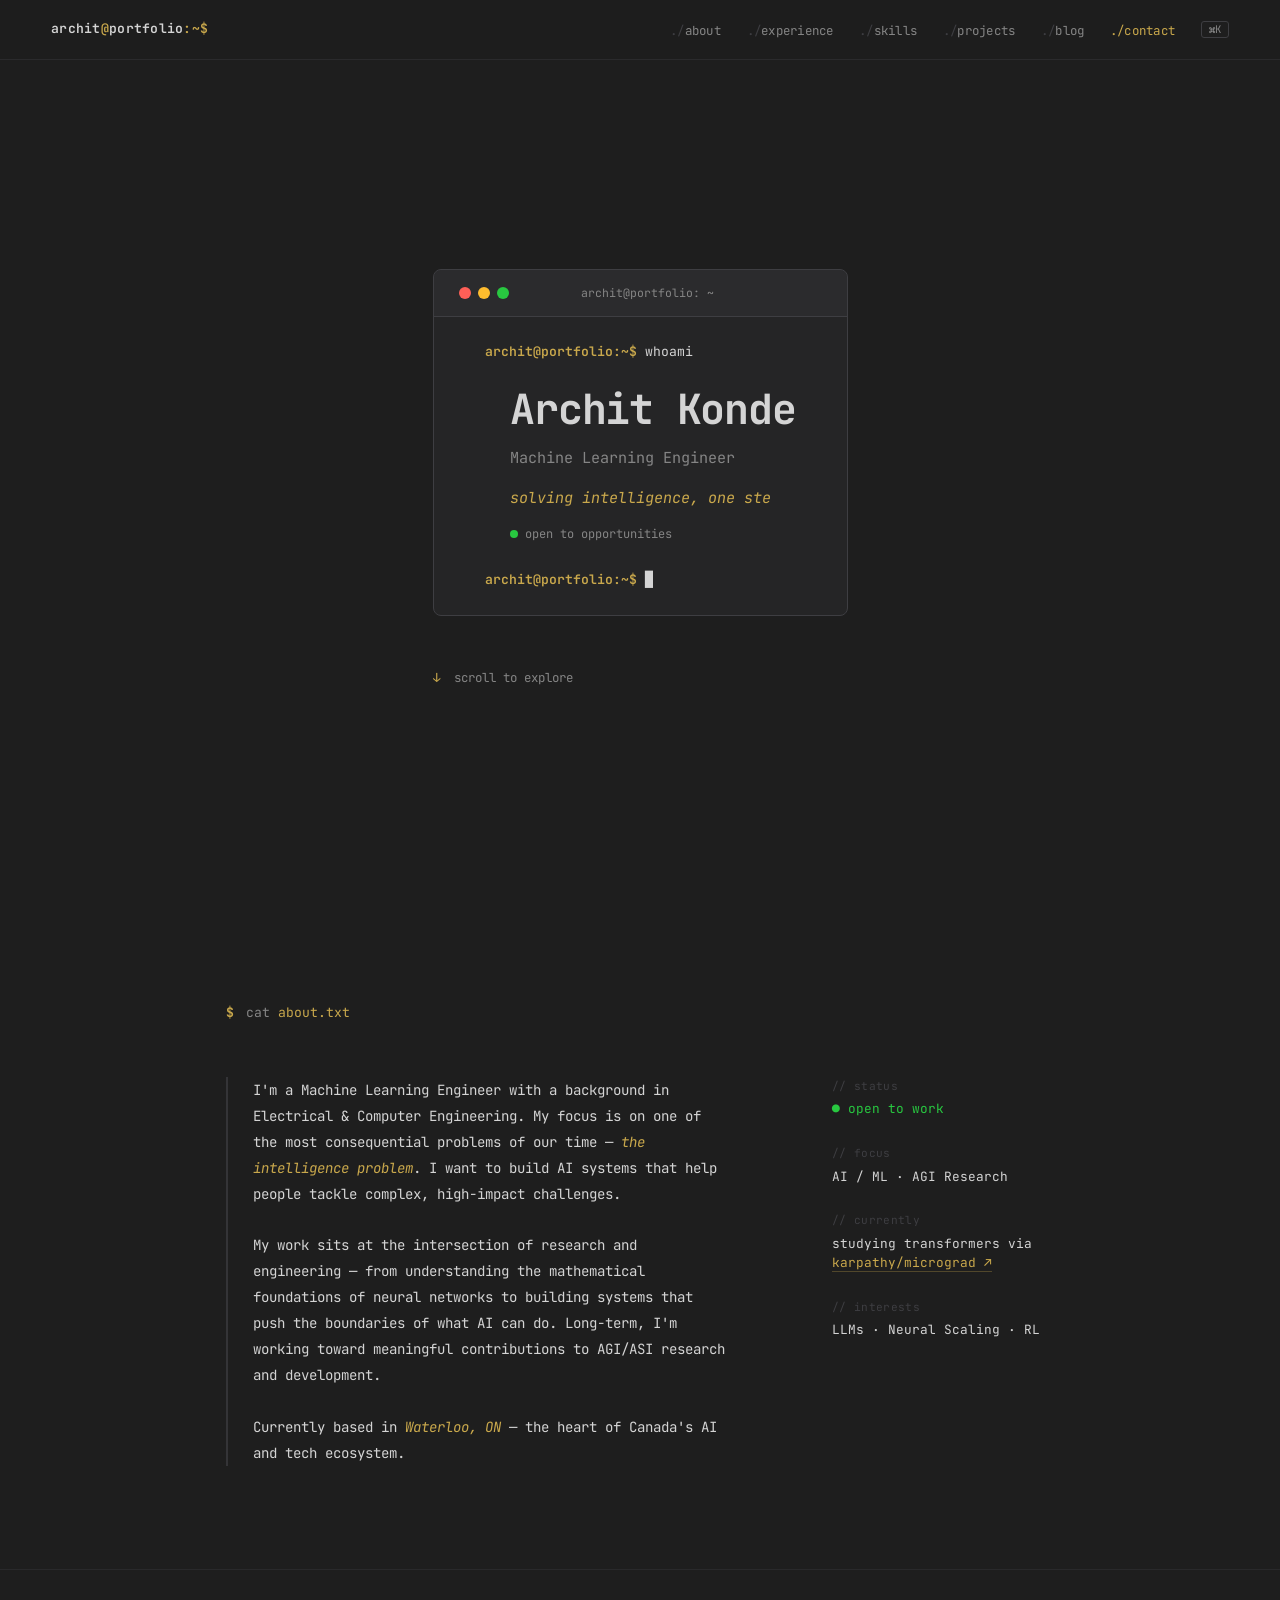
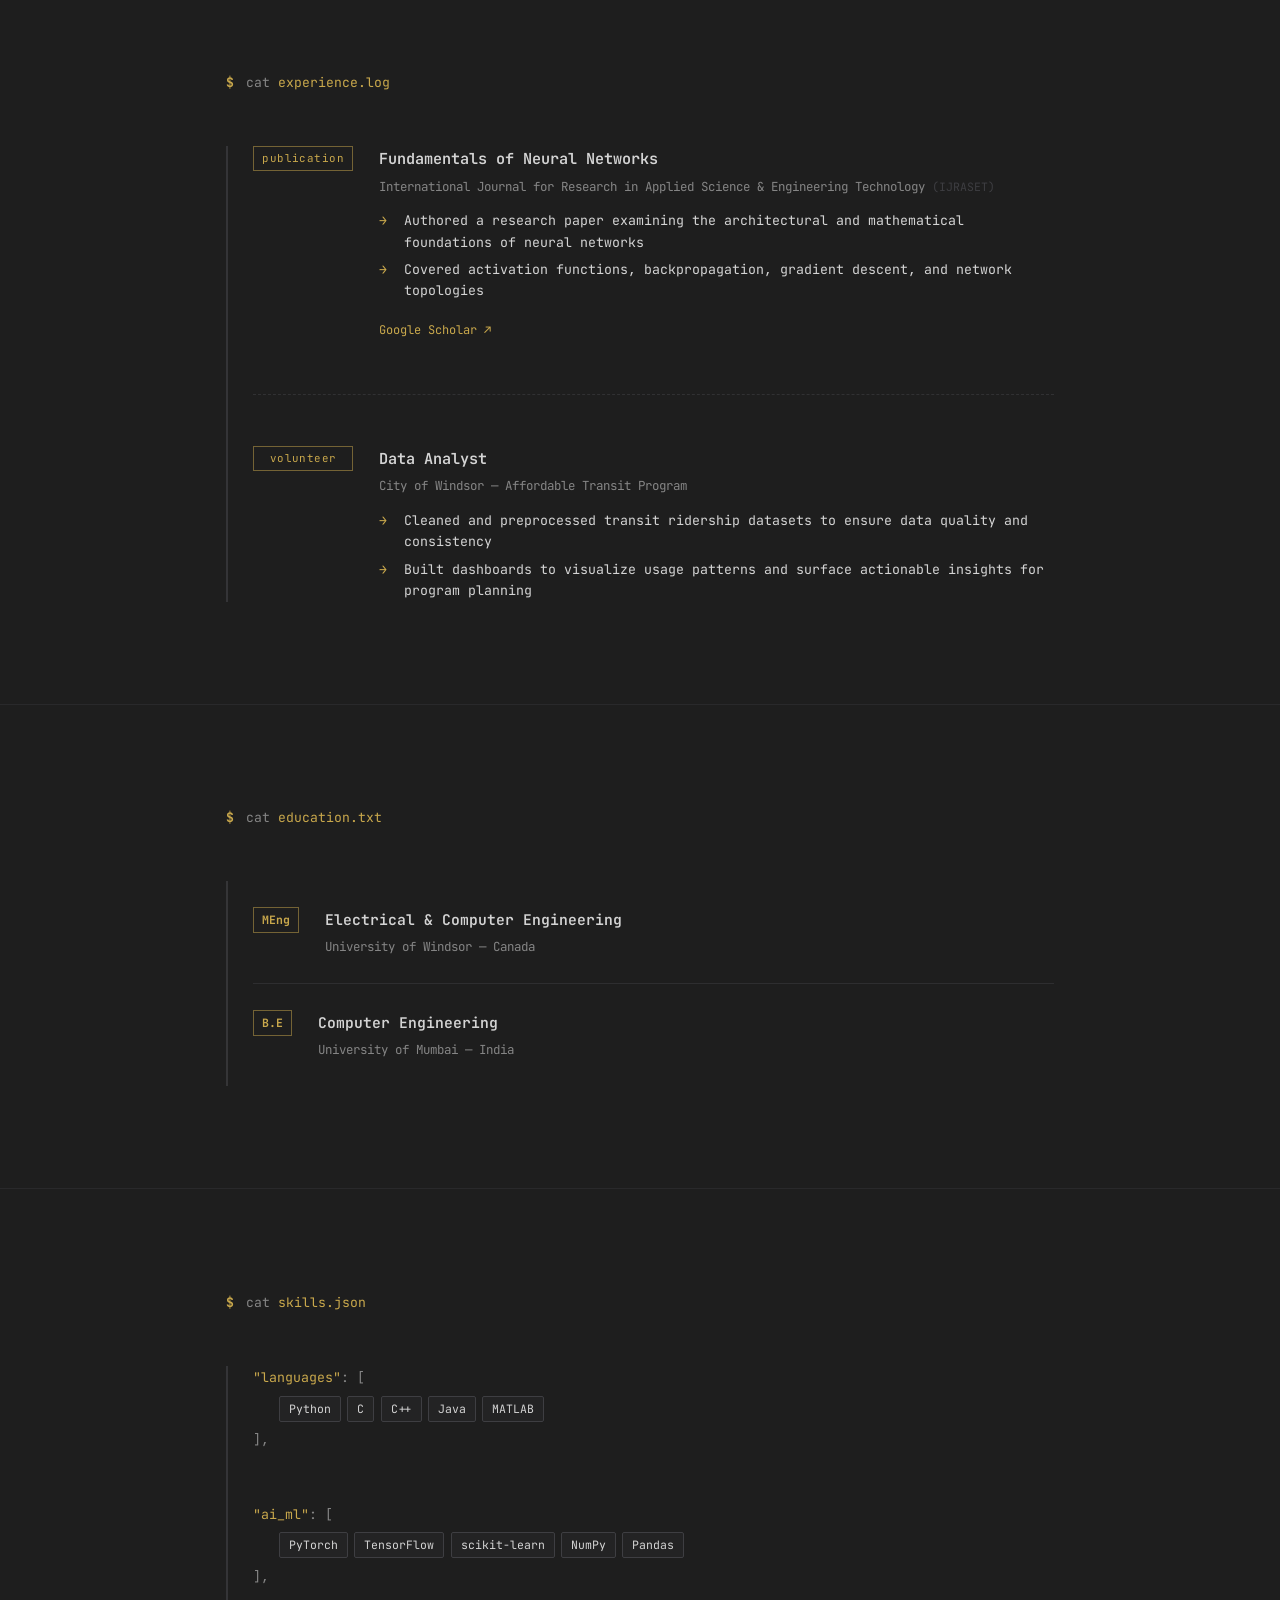
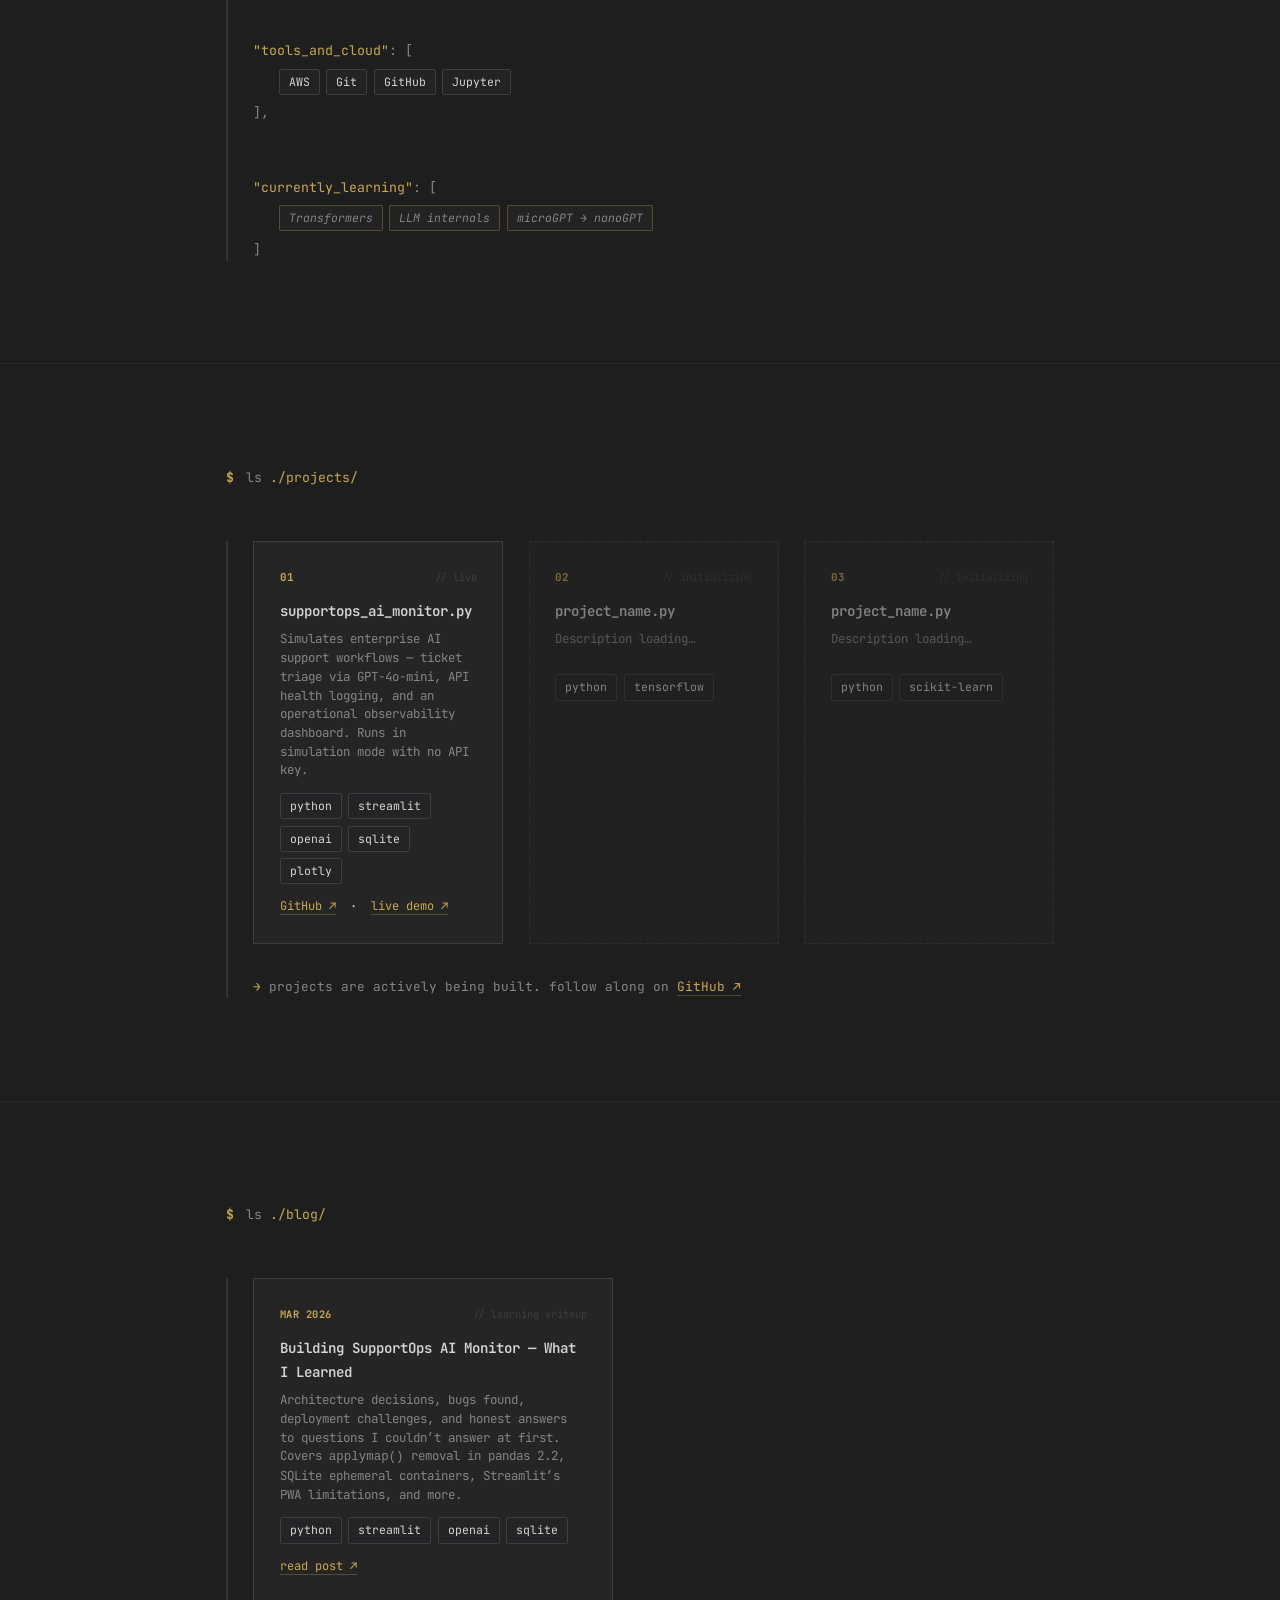
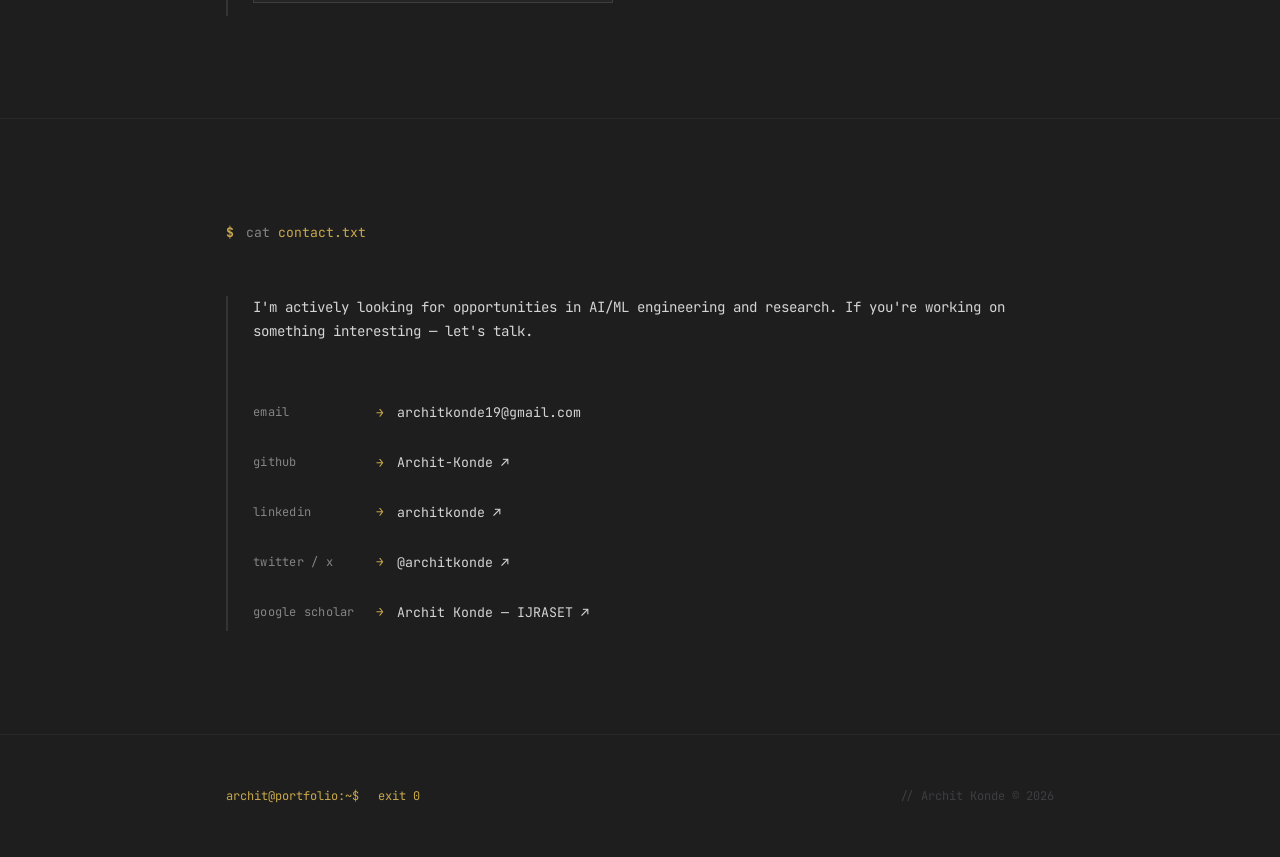
<file: index.html>
<!DOCTYPE html>
<html lang="en">

<head>
  <meta charset="UTF-8" />
  <meta name="viewport" content="width=device-width, initial-scale=1.0" />

  <!-- ═══ SEO — Primary Meta Tags ════════════════════════════════
       These are the core tags search engines read first.
       description: shown in Google search results under your link.
       keywords:    less important for Google now, still used by others.
       author:      identifies you as the content creator.
       robots:      "index, follow" tells crawlers to index & follow links.
       theme-color: colors the browser chrome bar on Android/mobile.
  ════════════════════════════════════════════════════════════════ -->
  <meta name="description"
    content="Archit Konde — Machine Learning Engineer based in Waterloo, Canada. Focused on AI/ML, neural networks, and contributing to AGI research. Open to opportunities." />
  <meta name="keywords"
    content="Archit Konde, Machine Learning Engineer, AI Engineer, ML Engineer, artificial intelligence, neural networks, PyTorch, deep learning, AGI, Waterloo, Canada" />
  <meta name="author" content="Archit Konde" />
  <meta name="robots" content="index, follow" />
  <meta name="theme-color" content="#1e1e1e" />

  <!-- ═══ SEO — Open Graph (LinkedIn, Facebook, Discord previews) ═
       When you share your URL on LinkedIn or Discord, these tags
       control what the preview card looks like — title, description,
       and eventually an image thumbnail.
  ════════════════════════════════════════════════════════════════ -->
  <meta property="og:type" content="website" />
  <meta property="og:url" content="https://archit-konde.github.io/" />
  <meta property="og:title" content="Archit Konde — Machine Learning Engineer" />
  <meta property="og:description"
    content="Building intelligent systems, solving the intelligence problem one step at a time." />
  <meta property="og:locale" content="en_CA" />

  <!-- ═══ SEO — Twitter / X Card ═════════════════════════════════
       Controls how your link looks when shared on Twitter/X.
       summary_large_image: big card with image (add og:image later).
  ════════════════════════════════════════════════════════════════ -->
  <meta name="twitter:card" content="summary" />
  <meta name="twitter:site" content="@architkonde" />
  <meta name="twitter:creator" content="@architkonde" />
  <meta name="twitter:title" content="Archit Konde — Machine Learning Engineer" />
  <meta name="twitter:description"
    content="Building intelligent systems, solving the intelligence problem one step at a time." />

  <!-- ═══ SEO — Canonical URL ═════════════════════════════════════
       Tells search engines "this is the one true URL for this page".
       Prevents duplicate-content penalties if the site is ever
       accessible via multiple URLs (http vs https, www vs no-www).
  ════════════════════════════════════════════════════════════════ -->
  <link rel="canonical" href="https://archit-konde.github.io/" />

  <!-- PWA manifest — tells the browser this is installable as an app -->
  <link rel="manifest" href="manifest.json" />
  <!-- Apple Touch Icon — iOS uses this for "Add to Home Screen" (ignores manifest.json) -->
  <link rel="apple-touch-icon" href="assets/icons/icon-192.svg" />

  <title>Archit Konde</title>

  <!-- Terminal favicon: amber '>' on dark background, no extra file needed -->
  <link rel="icon"
    href="data:image/svg+xml,<svg xmlns='http://www.w3.org/2000/svg' viewBox='0 0 32 32'><rect width='32' height='32' rx='4' fill='%231e1e1e'/><text x='5' y='25' font-family='monospace' font-size='22' font-weight='bold' fill='%23C9A84C'>%3E</text></svg>" />

  <!-- JetBrains Mono — the terminal/code font we use throughout the site -->
  <link rel="preconnect" href="https://fonts.googleapis.com" />
  <link rel="preconnect" href="https://fonts.gstatic.com" crossorigin />
  <link
    href="https://fonts.googleapis.com/css2?family=JetBrains+Mono:ital,wght@0,300;0,400;0,500;0,600;0,700;1,400&display=swap"
    rel="stylesheet" />

  <link rel="stylesheet" href="styles/main.css" />

  <!-- ═══ SEO — JSON-LD Structured Data ══════════════════════════
       This is machine-readable data embedded in the page that tells
       Google exactly who you are. It can produce "rich results" in
       search — like your name, job title, and links appearing in a
       knowledge panel next to your search result.
       Schema.org/Person is the standard vocabulary for people pages.
  ════════════════════════════════════════════════════════════════ -->
  <script type="application/ld+json">
  {
    "@context": "https://schema.org",
    "@type": "Person",
    "name": "Archit Konde",
    "jobTitle": "Machine Learning Engineer",
    "url": "https://archit-konde.github.io/",
    "email": "architkonde19@gmail.com",
    "description": "Machine Learning Engineer focused on AI/ML, neural networks, and contributing to AGI research.",
    "alumniOf": [
      {
        "@type": "CollegeOrUniversity",
        "name": "University of Windsor",
        "address": { "@type": "PostalAddress", "addressCountry": "CA" }
      },
      {
        "@type": "CollegeOrUniversity",
        "name": "University of Mumbai",
        "address": { "@type": "PostalAddress", "addressCountry": "IN" }
      }
    ],
    "sameAs": [
      "https://github.com/Archit-Konde",
      "https://www.linkedin.com/in/architkonde/",
      "https://x.com/architkonde",
      "https://scholar.google.com/citations?hl=en&user=njXhCdwAAAAJ"
    ],
    "knowsAbout": ["Machine Learning", "Deep Learning", "PyTorch", "TensorFlow", "Neural Networks", "Artificial Intelligence", "Python"]
  }
  </script>
</head>

<body>

  <!--
  ╔══════════════════════════════════════════════════════════════╗
  ║   Hey, you found the source.  Respect. 👋                   ║
  ║                                                              ║
  ║   Built by: Archit Konde                                     ║
  ║   Stack:    HTML + CSS + Vanilla JS  (no framework)          ║
  ║   Font:     JetBrains Mono (Google Fonts)                    ║
  ║   Hosted:   GitHub Pages                                     ║
  ║   Repo:     github.com/Archit-Konde/Archit-Konde.github.io  ║
  ║                                                              ║
  ║   If you're hiring ML/AI engineers — let's talk.            ║
  ║   architkonde19@gmail.com                                    ║
  ╚══════════════════════════════════════════════════════════════╝
-->

  <!-- ═══════════════════════════════════════════════════════════
       NAVIGATION
       Fixed at the top. Brand reads like a terminal prompt.
       Links use "./section" path convention.
       On mobile, nav collapses into a full-screen hamburger menu.
  ═══════════════════════════════════════════════════════════════ -->
  <nav id="navbar">
    <a href="#home" class="nav-brand">
      archit<span class="accent">@</span>portfolio<span class="accent">:~$</span>
    </a>

    <ul class="nav-links">
      <li><a href="#about"><span class="nav-slash">./</span>about</a></li>
      <li><a href="#experience"><span class="nav-slash">./</span>experience</a></li>
      <li><a href="#skills"><span class="nav-slash">./</span>skills</a></li>
      <li><a href="#projects"><span class="nav-slash">./</span>projects</a></li>
      <li><a href="#blog"><span class="nav-slash">./</span>blog</a></li>
      <li><a href="#contact"><span class="nav-slash">./</span>contact</a></li>
    </ul>

    <kbd class="nav-kbd" id="nav-kbd-trigger" title="Command palette (Ctrl+K)">&#8984;K</kbd>

    <!-- resume button: re-enable once assets/resume.pdf is added
    <a href="assets/resume.pdf" class="resume-btn" target="_blank" rel="noopener noreferrer">
      resume <span class="accent">↗</span>
    </a>
    -->

    <!-- Hamburger button — only visible on mobile -->
    <button class="hamburger" id="hamburger" aria-label="Toggle navigation menu" aria-expanded="false">
      <span></span>
      <span></span>
      <span></span>
    </button>
  </nav>

  <!-- Full-screen mobile menu overlay -->
  <div class="mobile-menu" id="mobileMenu" aria-hidden="true">
    <button class="mobile-menu-close" id="mobileClose" aria-label="Close menu">✕</button>
    <ul>
      <li><a href="#about" class="mob-link"><span class="nav-slash">./</span>about</a></li>
      <li><a href="#experience" class="mob-link"><span class="nav-slash">./</span>experience</a></li>
      <li><a href="#skills" class="mob-link"><span class="nav-slash">./</span>skills</a></li>
      <li><a href="#projects" class="mob-link"><span class="nav-slash">./</span>projects</a></li>
      <li><a href="#blog" class="mob-link"><span class="nav-slash">./</span>blog</a></li>
      <li><a href="#contact" class="mob-link"><span class="nav-slash">./</span>contact</a></li>
      <!-- resume link: re-enable once assets/resume.pdf is added
      <li><a href="assets/resume.pdf" class="mob-link" target="_blank" rel="noopener noreferrer">resume ↗</a></li>
      -->
    </ul>
  </div>


  <main>

    <!-- ═══════════════════════════════════════════════════════════
         HERO / LANDING
         Designed as a macOS-style terminal window.
         Contains: name, role, animated tagline, open-to-work status.
    ═══════════════════════════════════════════════════════════════ -->
    <section id="home" class="hero">
      <div class="container">

        <div class="term-window">
          <!-- Terminal chrome bar (the colored dots at the top) -->
          <div class="term-topbar">
            <div class="term-dots">
              <span class="dot dot-r" title="close"></span>
              <span class="dot dot-y" title="minimize"></span>
              <span class="dot dot-g" title="fullscreen"></span>
            </div>
            <span class="term-label">archit@portfolio: ~</span>
          </div>

          <!-- Terminal body -->
          <div class="term-body">
            <!-- Command typed into the terminal -->
            <p class="term-line">
              <span class="t-prompt">archit@portfolio:~$</span><span class="t-cmd"> whoami</span>
            </p>

            <!-- "Output" of the whoami command -->
            <div class="hero-output">
              <h1 class="hero-name">Archit Konde</h1>
              <p class="hero-role">Machine Learning Engineer</p>
              <!-- Tagline: animated by the typewriter in script.js -->
              <p class="hero-tagline">
                <span id="tw-text"></span><span class="tw-cursor" id="tw-cursor">█</span>
              </p>
              <!-- Live green dot: "open to opportunities" -->
              <p class="hero-status">
                <span class="status-dot"></span>
                <span>open to opportunities</span>
              </p>
            </div>

            <!-- Idle prompt line — ghost-text typed/erased by script.js ghostLoop() -->
            <p class="term-line idle-line">
              <span class="t-prompt">archit@portfolio:~$</span><span id="ghost-text"></span><span class="idle-cursor">
                █</span>
            </p>
          </div>
        </div>

        <a href="#about" class="scroll-hint" aria-label="Scroll to about section">
          <span class="accent">↓</span>&nbsp; scroll to explore
        </a>

      </div>
    </section>


    <!-- ═══════════════════════════════════════════════════════════
         ABOUT
    ═══════════════════════════════════════════════════════════════ -->
    <section id="about" class="section">
      <div class="container">

        <div class="section-header">
          <span class="s-dollar">$</span>
          <span class="s-cmd">cat <span class="accent">about.txt</span></span>
        </div>

        <div class="section-body">
          <div class="about-grid">

            <div class="about-text">
              <p>
                I'm a Machine Learning Engineer with a background in Electrical &amp; Computer
                Engineering. My focus is on one of the most consequential problems of our time —
                <em class="accent">the intelligence problem</em>. I want to build AI systems
                that help people tackle complex, high-impact challenges.
              </p>
              <p>
                My work sits at the intersection of research and engineering — from understanding
                the mathematical foundations of neural networks to building systems that push
                the boundaries of what AI can do. Long-term, I'm working toward meaningful
                contributions to AGI/ASI research and development.
              </p>
              <p>
                Currently based in <em class="accent">Waterloo, ON</em> — the heart of
                Canada's AI and tech ecosystem.
              </p>
            </div>

            <aside class="about-meta">
              <div class="meta-block">
                <span class="meta-key">// status</span>
                <span class="meta-val status-open">● open to work</span>
              </div>
              <div class="meta-block">
                <span class="meta-key">// focus</span>
                <span class="meta-val">AI / ML · AGI Research</span>
              </div>
              <div class="meta-block">
                <span class="meta-key">// currently</span>
                <span class="meta-val">
                  studying transformers via<br />
                  <a href="https://github.com/karpathy/micrograd" target="_blank" rel="noopener noreferrer"
                    class="inline-link">karpathy/micrograd ↗</a>
                </span>
              </div>
              <div class="meta-block">
                <span class="meta-key">// interests</span>
                <span class="meta-val">LLMs · Neural Scaling · RL</span>
              </div>
            </aside>

          </div>
        </div>

      </div>
    </section>


    <!-- ═══════════════════════════════════════════════════════════
         EXPERIENCE
    ═══════════════════════════════════════════════════════════════ -->
    <section id="experience" class="section">
      <div class="container">

        <div class="section-header">
          <span class="s-dollar">$</span>
          <span class="s-cmd">cat <span class="accent">experience.log</span></span>
        </div>

        <div class="section-body">

          <!-- ── Publication ─────────────────────────────────── -->
          <div class="exp-item">
            <div class="exp-tag">publication</div>
            <div class="exp-content">
              <h3 class="exp-title">Fundamentals of Neural Networks</h3>
              <p class="exp-org">
                International Journal for Research in Applied Science &amp; Engineering Technology
                <span class="exp-org-short">(IJRASET)</span>
              </p>
              <ul class="exp-bullets">
                <li>Authored a research paper examining the architectural and mathematical foundations of neural
                  networks</li>
                <li>Covered activation functions, backpropagation, gradient descent, and network topologies</li>
              </ul>
              <div class="exp-links">
                <a href="https://scholar.google.com/citations?view_op=view_citation&hl=en&user=njXhCdwAAAAJ&citation_for_view=njXhCdwAAAAJ:u5HHmVD_uO8C"
                  target="_blank" rel="noopener noreferrer" class="exp-link">Google Scholar ↗</a>
              </div>
            </div>
          </div>

          <!-- ── Volunteer ───────────────────────────────────── -->
          <div class="exp-item">
            <div class="exp-tag">volunteer</div>
            <div class="exp-content">
              <h3 class="exp-title">Data Analyst</h3>
              <p class="exp-org">City of Windsor — Affordable Transit Program</p>
              <ul class="exp-bullets">
                <li>Cleaned and preprocessed transit ridership datasets to ensure data quality and consistency</li>
                <li>Built dashboards to visualize usage patterns and surface actionable insights for program planning
                </li>
              </ul>
            </div>
          </div>

        </div>
      </div>
    </section>


    <!-- ═══════════════════════════════════════════════════════════
         EDUCATION
    ═══════════════════════════════════════════════════════════════ -->
    <section id="education" class="section">
      <div class="container">

        <div class="section-header">
          <span class="s-dollar">$</span>
          <span class="s-cmd">cat <span class="accent">education.txt</span></span>
        </div>

        <div class="section-body">

          <div class="edu-item">
            <span class="edu-badge">MEng</span>
            <div class="edu-details">
              <p class="edu-field">Electrical &amp; Computer Engineering</p>
              <p class="edu-inst">University of Windsor &mdash; Canada</p>
            </div>
          </div>

          <div class="edu-divider"></div>

          <div class="edu-item">
            <span class="edu-badge">B.E</span>
            <div class="edu-details">
              <p class="edu-field">Computer Engineering</p>
              <p class="edu-inst">University of Mumbai &mdash; India</p>
            </div>
          </div>

        </div>
      </div>
    </section>


    <!-- ═══════════════════════════════════════════════════════════
         SKILLS
         Styled as a JSON object so it reads like code output.
    ═══════════════════════════════════════════════════════════════ -->
    <section id="skills" class="section">
      <div class="container">

        <div class="section-header">
          <span class="s-dollar">$</span>
          <span class="s-cmd">cat <span class="accent">skills.json</span></span>
        </div>

        <div class="section-body">
          <div class="skills-block">

            <div class="skill-group">
              <span class="sk-key">"languages"</span><span class="sk-colon">: [</span>
              <div class="skill-tags">
                <span class="tag">Python</span>
                <span class="tag">C</span>
                <span class="tag">C++</span>
                <span class="tag">Java</span>
                <span class="tag">MATLAB</span>
              </div>
              <span class="sk-close">],</span>
            </div>

            <div class="skill-group">
              <span class="sk-key">"ai_ml"</span><span class="sk-colon">: [</span>
              <div class="skill-tags">
                <span class="tag">PyTorch</span>
                <span class="tag">TensorFlow</span>
                <span class="tag">scikit-learn</span>
                <span class="tag">NumPy</span>
                <span class="tag">Pandas</span>
              </div>
              <span class="sk-close">],</span>
            </div>

            <div class="skill-group">
              <span class="sk-key">"tools_and_cloud"</span><span class="sk-colon">: [</span>
              <div class="skill-tags">
                <span class="tag">AWS</span>
                <span class="tag">Git</span>
                <span class="tag">GitHub</span>
                <span class="tag">Jupyter</span>
              </div>
              <span class="sk-close">],</span>
            </div>

            <div class="skill-group">
              <span class="sk-key">"currently_learning"</span><span class="sk-colon">: [</span>
              <div class="skill-tags">
                <span class="tag tag-wip">Transformers</span>
                <span class="tag tag-wip">LLM internals</span>
                <span class="tag tag-wip">microGPT → nanoGPT</span>
              </div>
              <span class="sk-close">]</span>
            </div>

          </div>
        </div>

      </div>
    </section>


    <!-- ═══════════════════════════════════════════════════════════
         PROJECTS
         Placeholder cards for now. Real projects will replace these.
    ═══════════════════════════════════════════════════════════════ -->
    <section id="projects" class="section">
      <div class="container">

        <div class="section-header">
          <span class="s-dollar">$</span>
          <span class="s-cmd">ls <span class="accent">./projects/</span></span>
        </div>

        <div class="section-body">

          <div class="projects-grid">

            <div class="project-card">
              <a href="https://architechs-supportops-ai-monitor.hf.space" target="_blank" rel="noopener noreferrer"
                class="card-overlay-link" aria-label="View SupportOps AI Monitor live demo" tabindex="-1"></a>
              <div class="card-top">
                <span class="card-num">01</span>
                <span class="card-status">// live</span>
              </div>
              <p class="card-name">supportops_ai_monitor.py</p>
              <p class="card-desc">Simulates enterprise AI support workflows — ticket triage via GPT-4o-mini, API health
                logging, and an operational observability dashboard. Runs in simulation mode with no API key.</p>
              <div class="card-tech">
                <span class="tag">python</span>
                <span class="tag">streamlit</span>
                <span class="tag">openai</span>
                <span class="tag">sqlite</span>
                <span class="tag">plotly</span>
              </div>
              <div style="margin-top: 0.75rem; font-size: 0.75rem;">
                <a href="https://github.com/Archit-Konde/supportops-ai-monitor" target="_blank"
                  rel="noopener noreferrer" class="inline-link">GitHub ↗</a>
                &nbsp;·&nbsp;
                <a href="https://architechs-supportops-ai-monitor.hf.space" target="_blank" rel="noopener noreferrer"
                  class="inline-link">live demo ↗</a>
              </div>
            </div>

            <div class="project-card placeholder">
              <div class="card-top">
                <span class="card-num">02</span>
                <span class="card-status">// initializing</span>
              </div>
              <p class="card-name">project_name.py</p>
              <p class="card-desc">Description loading&hellip;</p>
              <div class="card-tech">
                <span class="tag">python</span>
                <span class="tag">tensorflow</span>
              </div>
            </div>

            <div class="project-card placeholder">
              <div class="card-top">
                <span class="card-num">03</span>
                <span class="card-status">// initializing</span>
              </div>
              <p class="card-name">project_name.py</p>
              <p class="card-desc">Description loading&hellip;</p>
              <div class="card-tech">
                <span class="tag">python</span>
                <span class="tag">scikit-learn</span>
              </div>
            </div>

          </div>

          <p class="projects-note">
            <span class="accent">→</span> projects are actively being built.
            follow along on
            <a href="https://github.com/Archit-Konde" target="_blank" rel="noopener noreferrer"
              class="inline-link">GitHub ↗</a>
          </p>

        </div>
      </div>
    </section>


    <!-- ═══════════════════════════════════════════════════════════
         BLOG / WRITING  (placeholder)
    ═══════════════════════════════════════════════════════════════ -->
    <section id="blog" class="section">
      <div class="container">

        <div class="section-header">
          <span class="s-dollar">$</span>
          <span class="s-cmd">ls <span class="accent">./blog/</span></span>
        </div>

        <div class="section-body">

          <div class="blog-scroll">

            <div class="project-card">
              <a href="pages/blog/supportops-ai-monitor.html" class="card-overlay-link"
                aria-label="Read post: Building SupportOps AI Monitor" tabindex="-1"></a>
              <div class="card-top">
                <span class="card-num" style="font-size: 0.65rem; letter-spacing: 0.05em;">MAR 2026</span>
                <span class="card-status">// learning writeup</span>
              </div>
              <p class="card-name">Building SupportOps AI Monitor — What I Learned</p>
              <p class="card-desc">Architecture decisions, bugs found, deployment challenges, and honest answers to
                questions I couldn&rsquo;t answer at first. Covers <code>applymap()</code> removal in pandas 2.2, SQLite
                ephemeral containers, Streamlit&rsquo;s PWA limitations, and more.</p>
              <div class="card-tech">
                <span class="tag">python</span>
                <span class="tag">streamlit</span>
                <span class="tag">openai</span>
                <span class="tag">sqlite</span>
              </div>
              <div style="margin-top: 0.75rem; font-size: 0.75rem; position: relative; z-index: 1;">
                <a href="pages/blog/supportops-ai-monitor.html" class="inline-link">read post ↗</a>
              </div>
            </div>

          </div><!-- /.blog-scroll -->

        </div>

      </div>
    </section>


    <!-- ═══════════════════════════════════════════════════════════
         CONTACT
    ═══════════════════════════════════════════════════════════════ -->
    <section id="contact" class="section">
      <div class="container">

        <div class="section-header">
          <span class="s-dollar">$</span>
          <span class="s-cmd">cat <span class="accent">contact.txt</span></span>
        </div>

        <div class="section-body">

          <p class="contact-intro">
            I'm actively looking for opportunities in AI/ML engineering and research.
            If you're working on something interesting — let's talk.
          </p>

          <div class="contact-links">

            <a href="mailto:architkonde19@gmail.com" class="contact-row">
              <span class="c-key">email</span>
              <span class="c-arrow accent">→</span>
              <span class="c-val">architkonde19@gmail.com</span>
            </a>

            <a href="https://github.com/Archit-Konde" target="_blank" rel="noopener noreferrer" class="contact-row">
              <span class="c-key">github</span>
              <span class="c-arrow accent">→</span>
              <span class="c-val">Archit-Konde ↗</span>
            </a>

            <a href="https://www.linkedin.com/in/architkonde/" target="_blank" rel="noopener noreferrer"
              class="contact-row">
              <span class="c-key">linkedin</span>
              <span class="c-arrow accent">→</span>
              <span class="c-val">architkonde ↗</span>
            </a>

            <a href="https://x.com/architkonde" target="_blank" rel="noopener noreferrer" class="contact-row">
              <span class="c-key">twitter / x</span>
              <span class="c-arrow accent">→</span>
              <span class="c-val">@architkonde ↗</span>
            </a>

            <a href="https://scholar.google.com/citations?hl=en&user=njXhCdwAAAAJ" target="_blank"
              rel="noopener noreferrer" class="contact-row">
              <span class="c-key">google scholar</span>
              <span class="c-arrow accent">→</span>
              <span class="c-val">Archit Konde — IJRASET ↗</span>
            </a>

          </div>
        </div>

      </div>
    </section>

  </main>


  <!-- ═══════════════════════════════════════════════════════════
       FOOTER
  ═══════════════════════════════════════════════════════════════ -->
  <footer id="footer">
    <div class="container footer-inner">
      <span class="f-prompt">archit@portfolio:~$</span>
      <span class="f-cmd">&nbsp;<span class="accent">exit 0</span></span>
      <span class="f-note">// Archit Konde &copy; <span id="year"></span></span>
    </div>
  </footer>


  <!-- Back-to-top button — appears after scrolling down, fixed bottom-right -->
  <button id="back-to-top" aria-label="Back to top" title="Back to top">↑</button>

  <!-- ═══════════════════════════════════════════════════════════
       COMMAND PALETTE  (Ctrl+K / Cmd+K)
       VS Code-style quick action overlay.
  ═══════════════════════════════════════════════════════════════ -->
  <div id="cmd-palette" class="cmd-palette" role="dialog" aria-modal="true" aria-label="Command palette" hidden>
    <div class="cmd-backdrop"></div>
    <div class="cmd-modal">
      <div class="cmd-input-row">
        <span class="cmd-icon">&gt;</span>
        <input id="cmd-input" class="cmd-search" type="text" placeholder="Type a command..." autocomplete="off"
          spellcheck="false" />
        <kbd class="cmd-kbd">ESC</kbd>
      </div>
      <ul id="cmd-list" class="cmd-list" role="listbox"></ul>
      <div class="cmd-footer">
        <span><kbd>&#8593;&#8595;</kbd> navigate</span>
        <span><kbd>&#8629;</kbd> select</span>
        <span><kbd>esc</kbd> close</span>
      </div>
    </div>
  </div>

  <script src="scripts/app.js"></script>
</body>

</html>
</file>
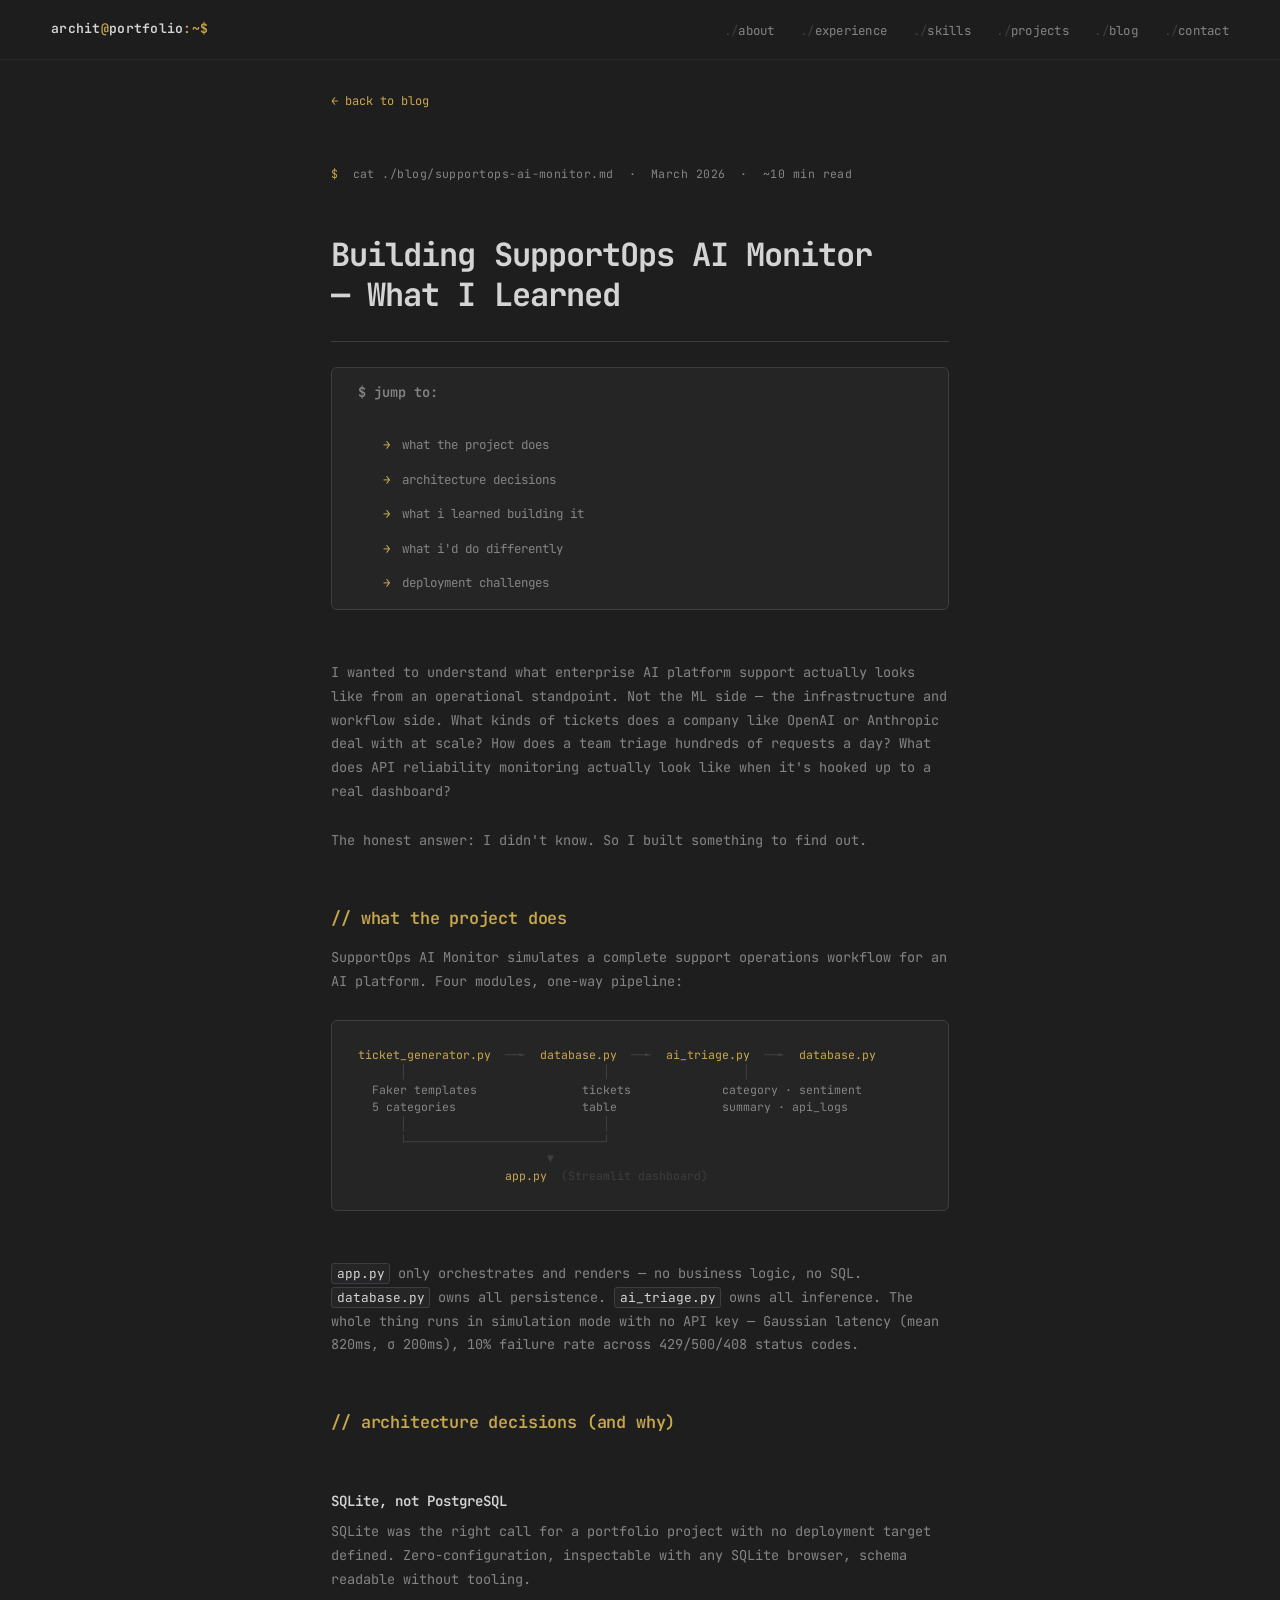
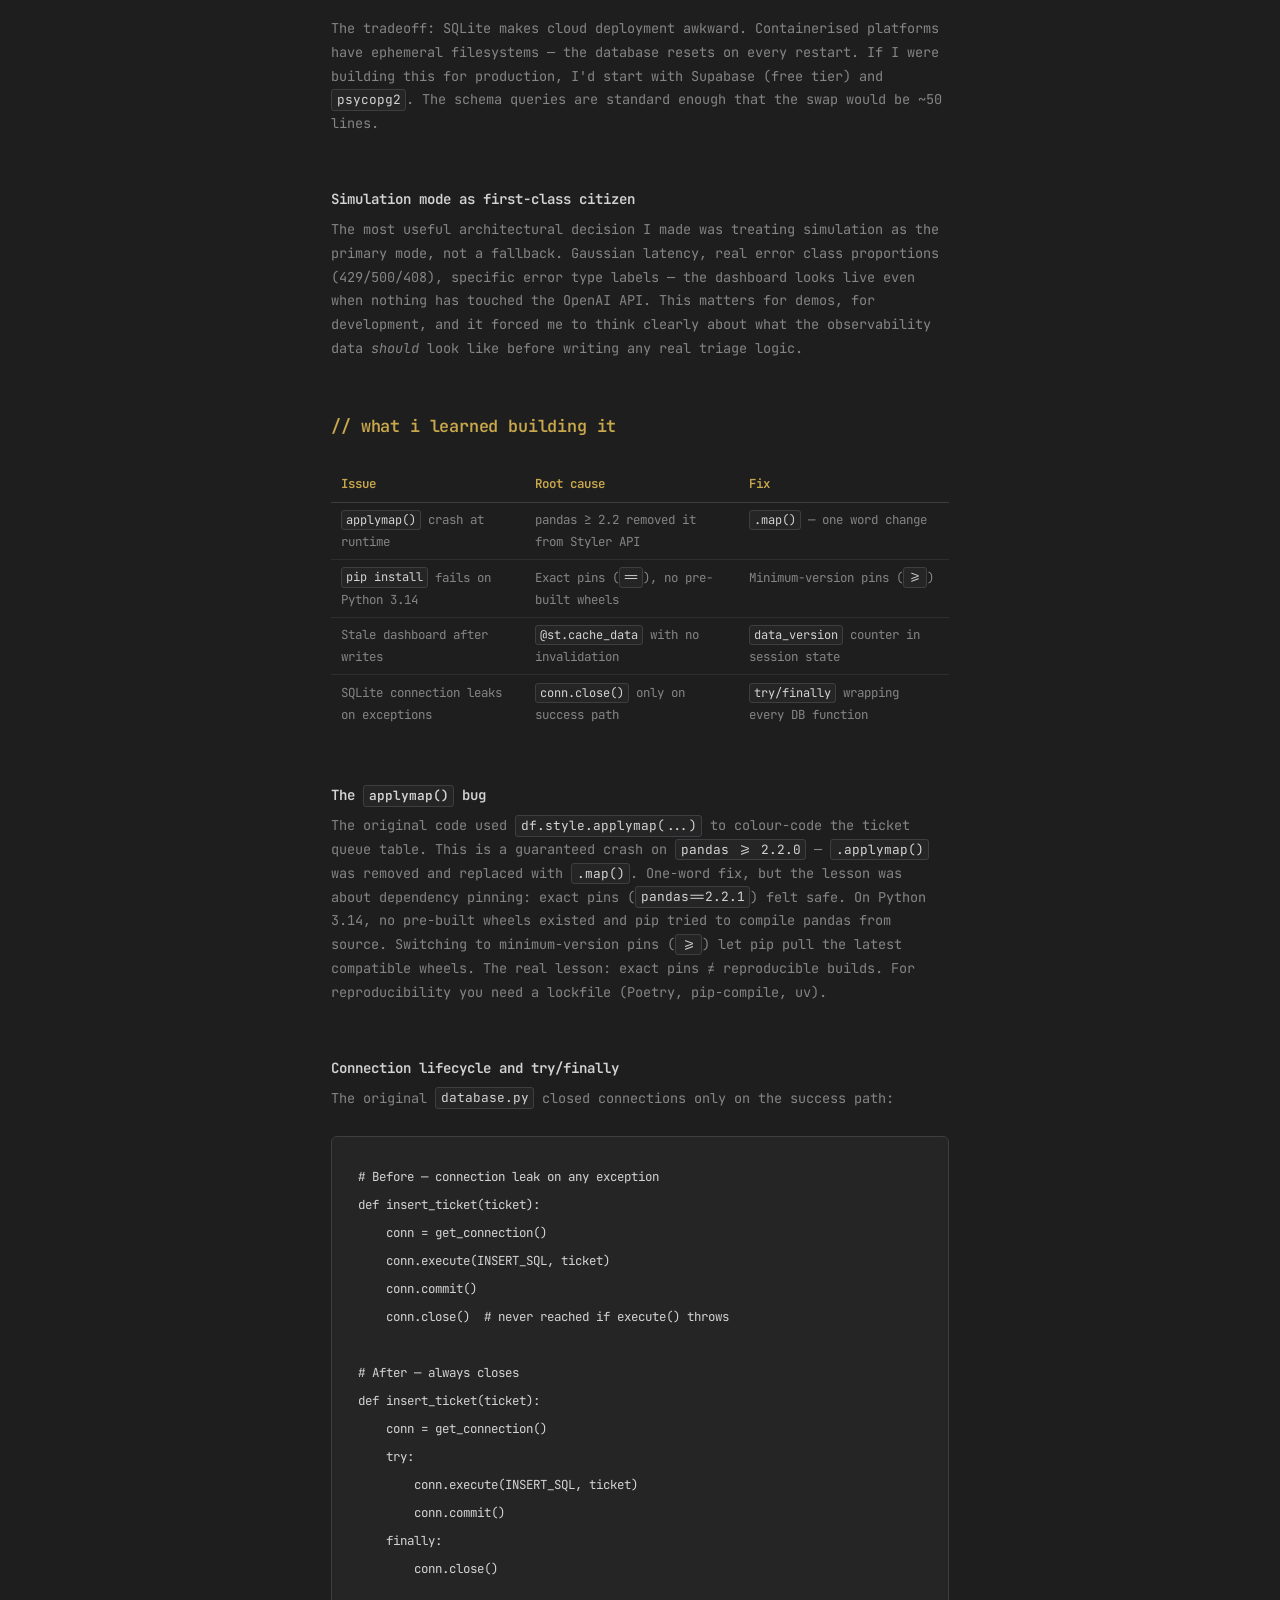
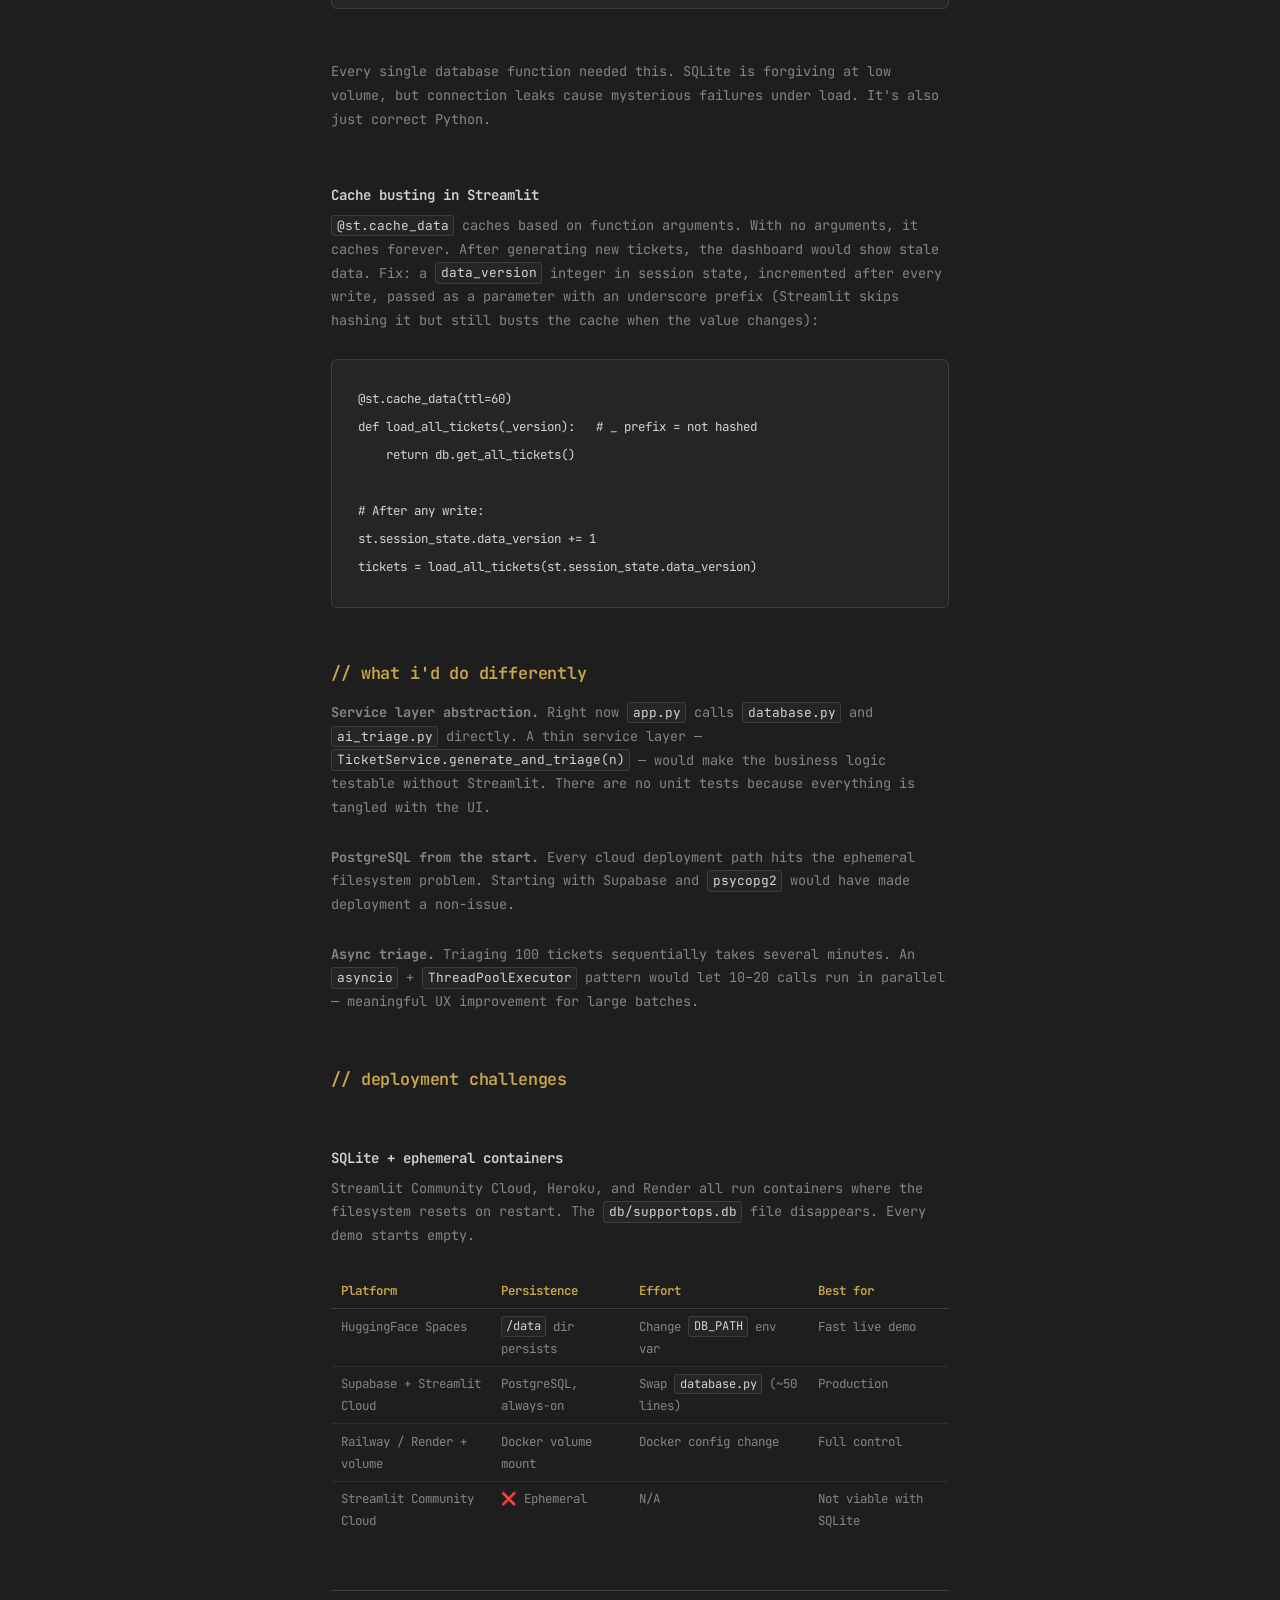
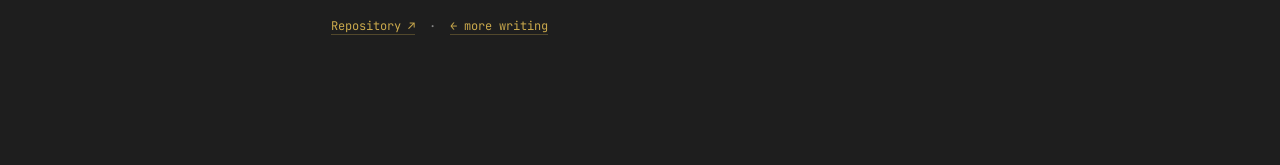
<file: blog/supportops-ai-monitor.html>
<!DOCTYPE html>
<html lang="en">
<head>
  <meta charset="UTF-8" />
  <meta name="viewport" content="width=device-width, initial-scale=1.0" />

  <meta name="description"  content="Building SupportOps AI Monitor — architecture decisions, pandas applymap() bug, SQLite deployment challenges on ephemeral containers. A learning writeup by Archit Konde." />
  <meta name="author"       content="Archit Konde" />
  <meta name="robots"       content="index, follow" />
  <meta name="theme-color"  content="#1e1e1e" />

  <meta property="og:type"        content="article" />
  <meta property="og:url"         content="https://archit-konde.github.io/blog/supportops-ai-monitor.html" />
  <meta property="og:title"       content="Building SupportOps AI Monitor — What I Learned" />
  <meta property="og:description" content="Architecture decisions, bugs found, deployment challenges, and honest answers to questions I couldn't answer at first." />
  <meta property="og:locale"      content="en_CA" />

  <meta name="twitter:card"        content="summary" />
  <meta name="twitter:creator"     content="@architkonde" />
  <meta name="twitter:title"       content="Building SupportOps AI Monitor — What I Learned" />
  <meta name="twitter:description" content="Architecture decisions, bugs found, deployment challenges, and honest answers." />

  <link rel="canonical" href="https://archit-konde.github.io/blog/supportops-ai-monitor.html" />

  <title>Building SupportOps AI Monitor — Archit Konde</title>

  <link rel="icon" href="data:image/svg+xml,<svg xmlns='http://www.w3.org/2000/svg' viewBox='0 0 32 32'><rect width='32' height='32' rx='4' fill='%231e1e1e'/><text x='5' y='25' font-family='monospace' font-size='22' font-weight='bold' fill='%23C9A84C'>%3E</text></svg>" />

  <link rel="preconnect" href="https://fonts.googleapis.com" />
  <link rel="preconnect" href="https://fonts.gstatic.com" crossorigin />
  <link href="https://fonts.googleapis.com/css2?family=JetBrains+Mono:ital,wght@0,300;0,400;0,500;0,600;0,700;1,400&display=swap" rel="stylesheet" />

  <link rel="stylesheet" href="../style.css" />

  <style>
    /* ── Blog post layout ──────────────────────────────────────── */
    .blog-post {
      max-width: 720px;
      margin: 0 auto;
      padding: calc(var(--nav-h) + var(--s3)) var(--s4) var(--s5);
    }

    @media (max-width: 600px) {
      .blog-post {
        padding: calc(var(--nav-h) + var(--s3)) var(--s3) var(--s4);
      }
    }

    .post-meta {
      font-size: 0.72rem;
      color: var(--muted);
      margin-bottom: var(--s4);
      letter-spacing: 0.04em;
    }

    .post-meta .accent { margin-right: 0.4rem; }

    .post-title {
      font-size: clamp(1.4rem, 4vw, 2rem);
      font-weight: 700;
      line-height: 1.25;
      letter-spacing: -0.03em;
      color: var(--text);
      margin-bottom: var(--s3);
    }

    .post-body h2 {
      font-size: 1.05rem;
      font-weight: 600;
      color: var(--accent);
      margin: var(--s4) 0 var(--s2);
      letter-spacing: -0.01em;
      scroll-margin-top: calc(var(--nav-h) + 1.6rem); /* offset anchor jumps below fixed nav */
    }

    .post-body h3 {
      font-size: 0.88rem;
      font-weight: 600;
      color: var(--text);
      margin: var(--s4) 0 var(--s1);
    }

    .post-body p {
      font-size: 0.85rem;
      line-height: 1.75;
      color: var(--muted);
      margin-bottom: var(--s3);
    }

    .post-body a {
      color: var(--accent);
      text-decoration: none;
      border-bottom: 1px solid rgba(201, 168, 76, 0.3);
      transition: border-color 0.2s;
    }

    .post-body a:hover { border-color: var(--accent); }

    .post-body code {
      font-family: var(--font);
      font-size: 0.80rem;
      background: var(--surface);
      border: 1px solid var(--border);
      border-radius: 3px;
      padding: 0.1em 0.35em;
      color: var(--text);
    }

    .post-body pre {
      background: var(--surface);
      border: 1px solid var(--border);
      border-radius: 6px;
      padding: var(--s3);
      overflow-x: auto;
      margin: var(--s3) 0 var(--s4);
    }

    .post-body pre code {
      background: none;
      border: none;
      padding: 0;
      font-size: 0.78rem;
      line-height: 1.6;
    }

    /* Architecture diagram */
    .arch-diagram {
      font-family: var(--font);
      font-size: 0.72rem;
      background: var(--surface);
      border: 1px solid var(--border);
      border-radius: 6px;
      padding: var(--s3);
      overflow-x: auto;
      color: var(--muted);
      white-space: pre;
      margin: var(--s3) 0 var(--s4);
      line-height: 1.5;
    }

    .arch-diagram .hl { color: var(--accent); }
    .arch-diagram .dim { color: var(--border); }

    /* Data tables */
    .post-body table {
      width: 100%;
      border-collapse: collapse;
      font-size: 0.78rem;
      margin: var(--s3) 0 var(--s4);
    }

    .post-body th {
      text-align: left;
      color: var(--accent);
      border-bottom: 1px solid var(--border);
      padding: 0.4rem 0.6rem;
      font-weight: 600;
    }

    .post-body td {
      color: var(--muted);
      border-bottom: 1px solid rgba(62, 62, 66, 0.5);
      padding: 0.4rem 0.6rem;
      vertical-align: top;
    }

    .post-body tr:last-child td { border-bottom: none; }

    .post-body td code { font-size: 0.75rem; }

    /* Callout block */
    .callout {
      background: var(--surface);
      border-left: 2px solid var(--accent);
      border-radius: 0 4px 4px 0;
      padding: var(--s2) var(--s3);
      margin: var(--s3) 0 var(--s4);
      font-size: 0.82rem;
      color: var(--muted);
      line-height: 1.6;
    }

    /* Divider */
    .post-divider {
      border: none;
      border-top: 1px solid var(--border);
      margin: var(--s3) 0;
    }

    /* Table of contents */
    .post-toc {
      background: var(--surface);
      border: 1px solid var(--border);
      border-radius: 6px;
      padding: var(--s2) var(--s3);
      margin: var(--s3) 0 var(--s4);
    }
    .toc-label {
      font-size: 0.72rem;
      color: var(--accent);
      font-weight: 600;
      margin-bottom: var(--s1);
    }
    .post-toc ul {
      padding-left: var(--s3);
      display: flex;
      flex-direction: column;
      gap: var(--s1);
    }
    .post-toc a {
      font-size: 0.78rem;
      color: var(--muted);
      border-bottom: none;
      transition: color 0.2s;
    }
    .post-toc a:hover { color: var(--accent); }
    .post-toc .accent { margin-right: 0.3rem; }

    /* Back link */
    .post-back {
      display: inline-block;
      font-size: 0.75rem;
      color: var(--accent);
      text-decoration: none;
      border-bottom: 1px solid transparent;
      margin-bottom: var(--s4);
      transition: border-color 0.2s;
    }

    .post-back:hover { border-color: var(--accent); }
  </style>
</head>
<body>

  <!-- Navigation (mirrors main site) -->
  <nav id="navbar">
    <a href="../index.html" class="nav-brand">
      archit<span class="accent">@</span>portfolio<span class="accent">:~$</span>
    </a>
    <ul class="nav-links">
      <li><a href="../index.html#about"><span class="nav-slash">./</span>about</a></li>
      <li><a href="../index.html#experience"><span class="nav-slash">./</span>experience</a></li>
      <li><a href="../index.html#skills"><span class="nav-slash">./</span>skills</a></li>
      <li><a href="../index.html#projects"><span class="nav-slash">./</span>projects</a></li>
      <li><a href="../index.html#blog"><span class="nav-slash">./</span>blog</a></li>
      <li><a href="../index.html#contact"><span class="nav-slash">./</span>contact</a></li>
    </ul>
  </nav>

  <main class="blog-post">

    <a href="../index.html#blog" class="post-back">← back to blog</a>

    <div class="post-meta">
      <span class="accent">$</span> cat ./blog/supportops-ai-monitor.md
      &nbsp;·&nbsp; March 2026 &nbsp;·&nbsp; ~10 min read
    </div>

    <h1 class="post-title">Building SupportOps AI Monitor<br>— What I Learned</h1>

    <hr class="post-divider" />

    <div class="post-body">

      <nav class="post-toc" aria-label="Table of contents">
        <p class="toc-label">$ jump to:</p>
        <ul>
          <li><a href="#what-it-does"><span class="accent">→</span> what the project does</a></li>
          <li><a href="#architecture"><span class="accent">→</span> architecture decisions</a></li>
          <li><a href="#what-i-learned"><span class="accent">→</span> what i learned building it</a></li>
          <li><a href="#differently"><span class="accent">→</span> what i'd do differently</a></li>
          <li><a href="#deployment"><span class="accent">→</span> deployment challenges</a></li>
        </ul>
      </nav>

      <p>I wanted to understand what enterprise AI platform support actually looks like from an operational standpoint. Not the ML side — the infrastructure and workflow side. What kinds of tickets does a company like OpenAI or Anthropic deal with at scale? How does a team triage hundreds of requests a day? What does API reliability monitoring actually look like when it's hooked up to a real dashboard?</p>

      <p>The honest answer: I didn't know. So I built something to find out.</p>

      <h2 id="what-it-does">// what the project does</h2>

      <p>SupportOps AI Monitor simulates a complete support operations workflow for an AI platform. Four modules, one-way pipeline:</p>

<div class="arch-diagram"><span class="hl">ticket_generator.py</span>  <span class="dim">──►</span>  <span class="hl">database.py</span>  <span class="dim">──►</span>  <span class="hl">ai_triage.py</span>  <span class="dim">──►</span>  <span class="hl">database.py</span>
      <span class="dim">│</span>                            <span class="dim">│</span>                   <span class="dim">│</span>
  Faker templates               tickets             category · sentiment
  5 categories                  table               summary · api_logs
      <span class="dim">│                            │</span>
      <span class="dim">└────────────────────────────┘</span>
                           <span class="dim">▼</span>
                     <span class="hl">app.py</span>  <span class="dim">(Streamlit dashboard)</span></div>

      <p><code>app.py</code> only orchestrates and renders — no business logic, no SQL. <code>database.py</code> owns all persistence. <code>ai_triage.py</code> owns all inference. The whole thing runs in simulation mode with no API key — Gaussian latency (mean 820ms, σ 200ms), 10% failure rate across 429/500/408 status codes.</p>

      <h2 id="architecture">// architecture decisions (and why)</h2>

      <h3>SQLite, not PostgreSQL</h3>

      <p>SQLite was the right call for a portfolio project with no deployment target defined. Zero-configuration, inspectable with any SQLite browser, schema readable without tooling.</p>

      <p>The tradeoff: SQLite makes cloud deployment awkward. Containerised platforms have ephemeral filesystems — the database resets on every restart. If I were building this for production, I'd start with Supabase (free tier) and <code>psycopg2</code>. The schema queries are standard enough that the swap would be ~50 lines.</p>

      <h3>Simulation mode as first-class citizen</h3>

      <p>The most useful architectural decision I made was treating simulation as the primary mode, not a fallback. Gaussian latency, real error class proportions (429/500/408), specific error type labels — the dashboard looks live even when nothing has touched the OpenAI API. This matters for demos, for development, and it forced me to think clearly about what the observability data <em>should</em> look like before writing any real triage logic.</p>

      <h2 id="what-i-learned">// what i learned building it</h2>

      <table>
        <thead>
          <tr>
            <th>Issue</th>
            <th>Root cause</th>
            <th>Fix</th>
          </tr>
        </thead>
        <tbody>
          <tr>
            <td><code>applymap()</code> crash at runtime</td>
            <td>pandas ≥ 2.2 removed it from Styler API</td>
            <td><code>.map()</code> — one word change</td>
          </tr>
          <tr>
            <td><code>pip install</code> fails on Python 3.14</td>
            <td>Exact pins (<code>==</code>), no pre-built wheels</td>
            <td>Minimum-version pins (<code>>=</code>)</td>
          </tr>
          <tr>
            <td>Stale dashboard after writes</td>
            <td><code>@st.cache_data</code> with no invalidation</td>
            <td><code>data_version</code> counter in session state</td>
          </tr>
          <tr>
            <td>SQLite connection leaks on exceptions</td>
            <td><code>conn.close()</code> only on success path</td>
            <td><code>try/finally</code> wrapping every DB function</td>
          </tr>
        </tbody>
      </table>

      <h3>The <code>applymap()</code> bug</h3>

      <p>The original code used <code>df.style.applymap(...)</code> to colour-code the ticket queue table. This is a guaranteed crash on <code>pandas >= 2.2.0</code> — <code>.applymap()</code> was removed and replaced with <code>.map()</code>. One-word fix, but the lesson was about dependency pinning: exact pins (<code>pandas==2.2.1</code>) felt safe. On Python 3.14, no pre-built wheels existed and pip tried to compile pandas from source. Switching to minimum-version pins (<code>>=</code>) let pip pull the latest compatible wheels. The real lesson: exact pins ≠ reproducible builds. For reproducibility you need a lockfile (Poetry, pip-compile, uv).</p>

      <h3>Connection lifecycle and try/finally</h3>

      <p>The original <code>database.py</code> closed connections only on the success path:</p>

<pre><code># Before — connection leak on any exception
def insert_ticket(ticket):
    conn = get_connection()
    conn.execute(INSERT_SQL, ticket)
    conn.commit()
    conn.close()  # never reached if execute() throws

# After — always closes
def insert_ticket(ticket):
    conn = get_connection()
    try:
        conn.execute(INSERT_SQL, ticket)
        conn.commit()
    finally:
        conn.close()</code></pre>

      <p>Every single database function needed this. SQLite is forgiving at low volume, but connection leaks cause mysterious failures under load. It's also just correct Python.</p>

      <h3>Cache busting in Streamlit</h3>

      <p><code>@st.cache_data</code> caches based on function arguments. With no arguments, it caches forever. After generating new tickets, the dashboard would show stale data. Fix: a <code>data_version</code> integer in session state, incremented after every write, passed as a parameter with an underscore prefix (Streamlit skips hashing it but still busts the cache when the value changes):</p>

<pre><code>@st.cache_data(ttl=60)
def load_all_tickets(_version):   # _ prefix = not hashed
    return db.get_all_tickets()

# After any write:
st.session_state.data_version += 1
tickets = load_all_tickets(st.session_state.data_version)</code></pre>

      <h2 id="differently">// what i'd do differently</h2>

      <p><strong>Service layer abstraction.</strong> Right now <code>app.py</code> calls <code>database.py</code> and <code>ai_triage.py</code> directly. A thin service layer — <code>TicketService.generate_and_triage(n)</code> — would make the business logic testable without Streamlit. There are no unit tests because everything is tangled with the UI.</p>

      <p><strong>PostgreSQL from the start.</strong> Every cloud deployment path hits the ephemeral filesystem problem. Starting with Supabase and <code>psycopg2</code> would have made deployment a non-issue.</p>

      <p><strong>Async triage.</strong> Triaging 100 tickets sequentially takes several minutes. An <code>asyncio</code> + <code>ThreadPoolExecutor</code> pattern would let 10–20 calls run in parallel — meaningful UX improvement for large batches.</p>

      <h2 id="deployment">// deployment challenges</h2>

      <h3>SQLite + ephemeral containers</h3>

      <p>Streamlit Community Cloud, Heroku, and Render all run containers where the filesystem resets on restart. The <code>db/supportops.db</code> file disappears. Every demo starts empty.</p>

      <table>
        <thead>
          <tr>
            <th>Platform</th>
            <th>Persistence</th>
            <th>Effort</th>
            <th>Best for</th>
          </tr>
        </thead>
        <tbody>
          <tr>
            <td>HuggingFace Spaces</td>
            <td><code>/data</code> dir persists</td>
            <td>Change <code>DB_PATH</code> env var</td>
            <td>Fast live demo</td>
          </tr>
          <tr>
            <td>Supabase + Streamlit Cloud</td>
            <td>PostgreSQL, always-on</td>
            <td>Swap <code>database.py</code> (~50 lines)</td>
            <td>Production</td>
          </tr>
          <tr>
            <td>Railway / Render + volume</td>
            <td>Docker volume mount</td>
            <td>Docker config change</td>
            <td>Full control</td>
          </tr>
          <tr>
            <td>Streamlit Community Cloud</td>
            <td>❌ Ephemeral</td>
            <td>N/A</td>
            <td>Not viable with SQLite</td>
          </tr>
        </tbody>
      </table>

      <hr class="post-divider" />

      <p style="font-size: 0.75rem;">
        <a href="https://github.com/Archit-Konde/supportops-ai-monitor" target="_blank" rel="noopener noreferrer">Repository ↗</a>
        &nbsp;·&nbsp;
        <a href="../index.html#blog">← more writing</a>
      </p>

    </div><!-- /.post-body -->

  </main>

</body>
</html>
</file>
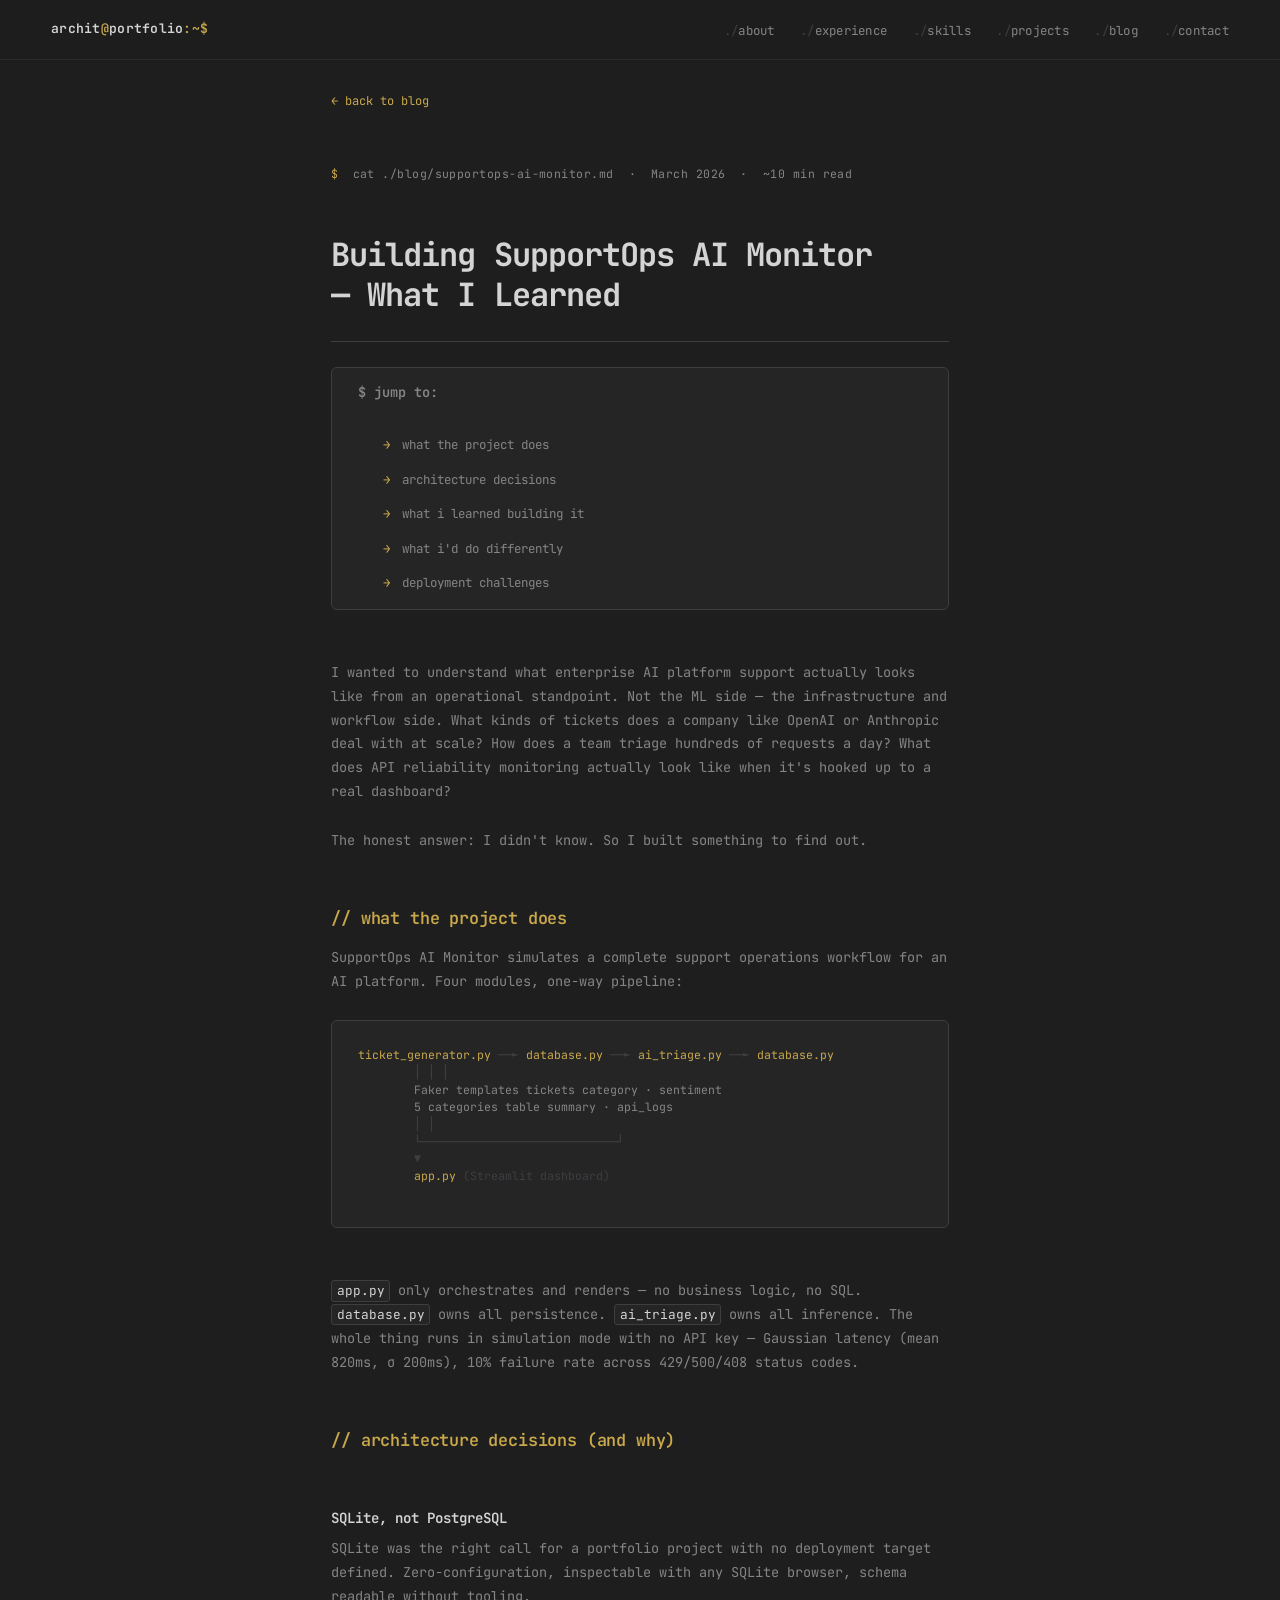
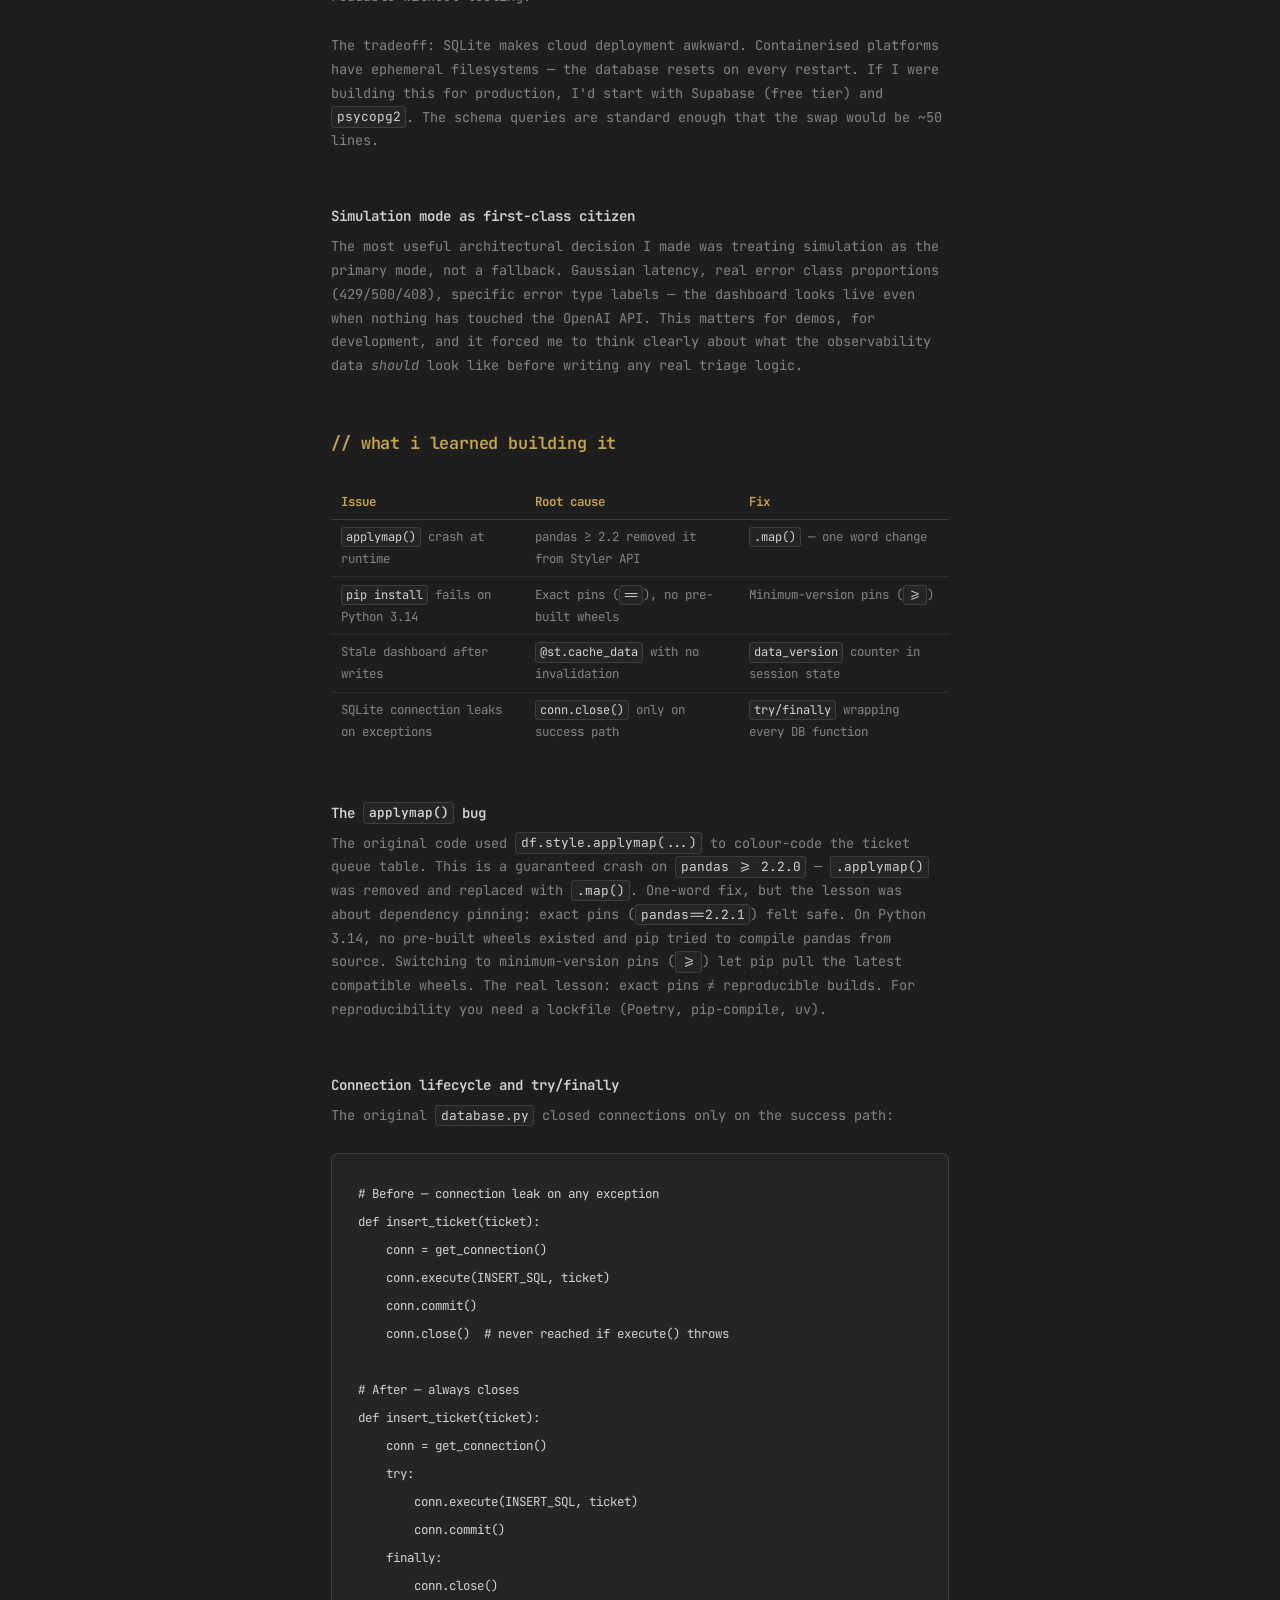
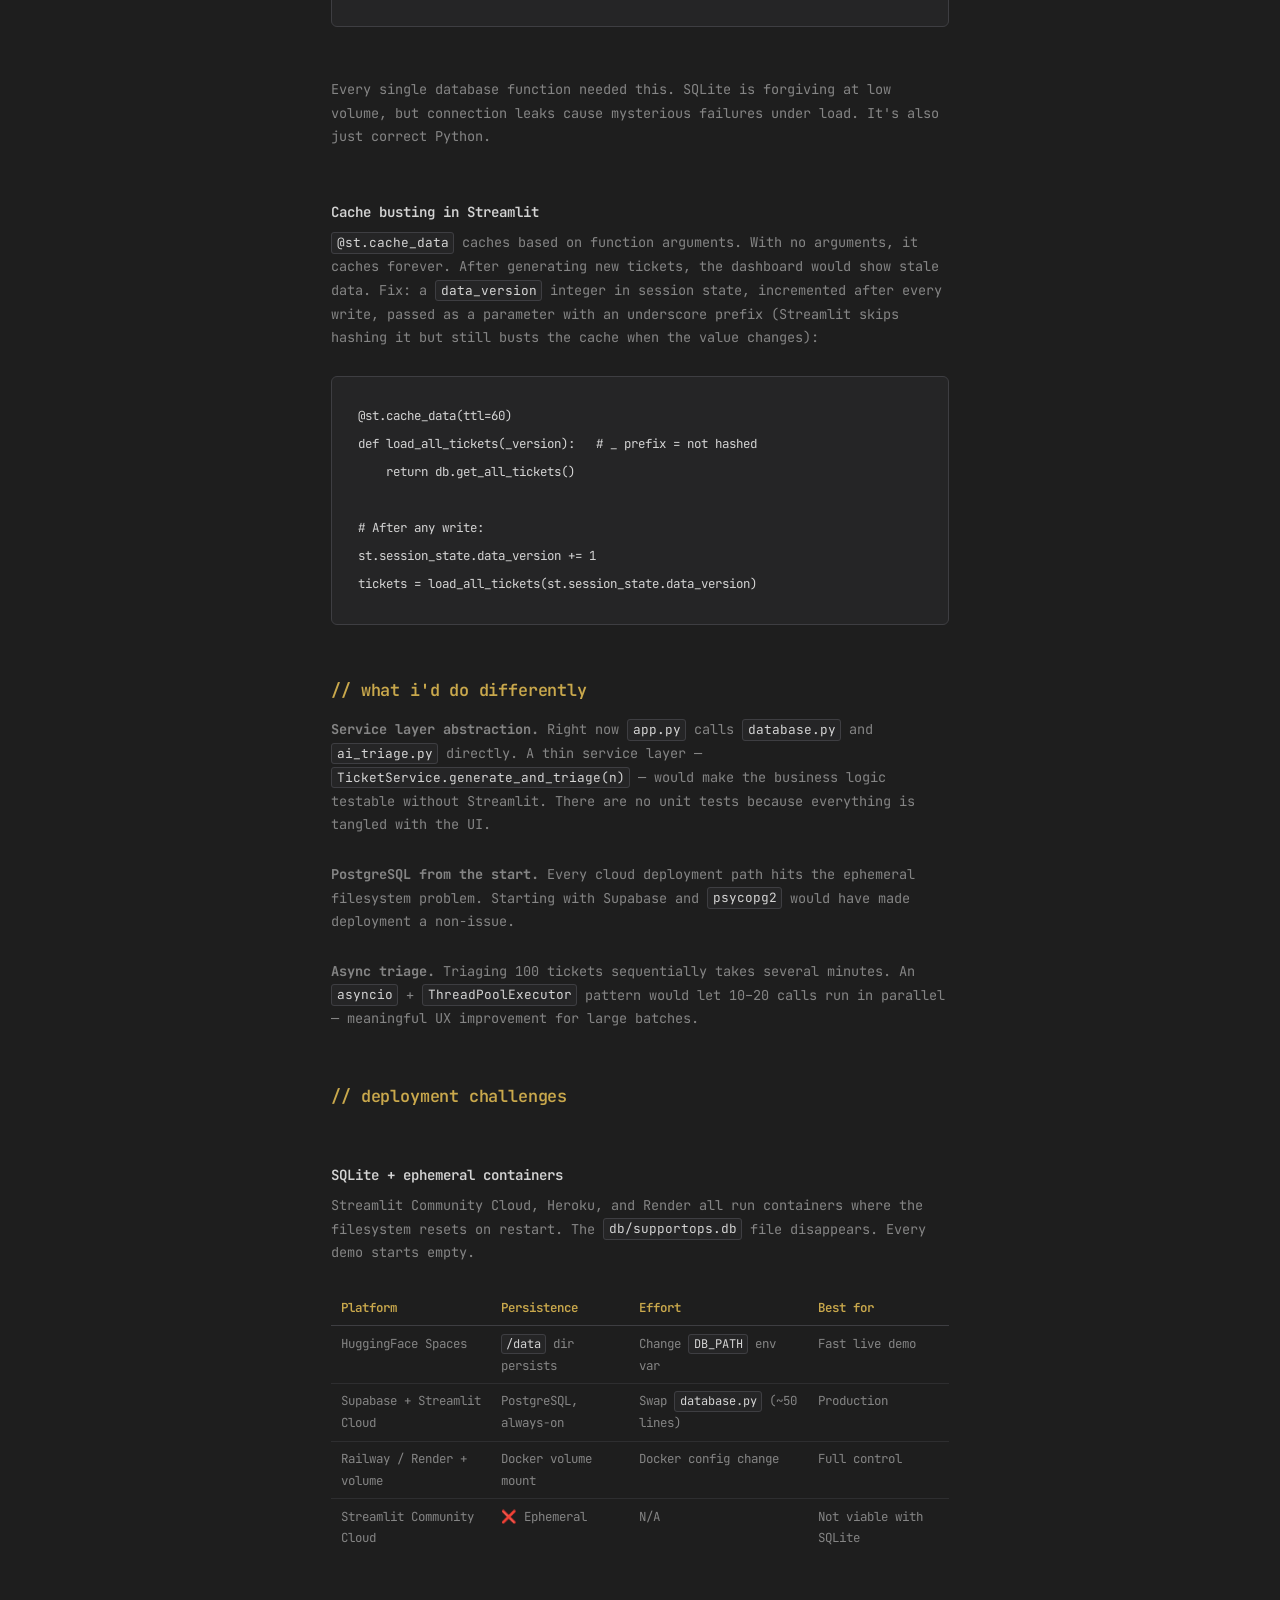
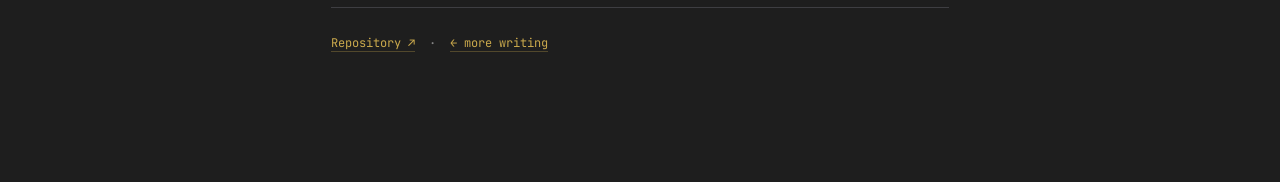
<file: pages/blog/supportops-ai-monitor.html>
<!DOCTYPE html>
<html lang="en">

<head>
  <meta charset="UTF-8" />
  <meta name="viewport" content="width=device-width, initial-scale=1.0" />

  <meta name="description"
    content="Building SupportOps AI Monitor — architecture decisions, pandas applymap() bug, SQLite deployment challenges on ephemeral containers. A learning writeup by Archit Konde." />
  <meta name="author" content="Archit Konde" />
  <meta name="robots" content="index, follow" />
  <meta name="theme-color" content="#1e1e1e" />

  <meta property="og:type" content="article" />
  <meta property="og:url" content="https://archit-konde.github.io/blog/supportops-ai-monitor.html" />
  <meta property="og:title" content="Building SupportOps AI Monitor — What I Learned" />
  <meta property="og:description"
    content="Architecture decisions, bugs found, deployment challenges, and honest answers to questions I couldn't answer at first." />
  <meta property="og:locale" content="en_CA" />

  <meta name="twitter:card" content="summary" />
  <meta name="twitter:creator" content="@architkonde" />
  <meta name="twitter:title" content="Building SupportOps AI Monitor — What I Learned" />
  <meta name="twitter:description"
    content="Architecture decisions, bugs found, deployment challenges, and honest answers." />

  <link rel="canonical" href="https://archit-konde.github.io/blog/supportops-ai-monitor.html" />

  <title>Building SupportOps AI Monitor — Archit Konde</title>

  <link rel="icon"
    href="data:image/svg+xml,<svg xmlns='http://www.w3.org/2000/svg' viewBox='0 0 32 32'><rect width='32' height='32' rx='4' fill='%231e1e1e'/><text x='5' y='25' font-family='monospace' font-size='22' font-weight='bold' fill='%23C9A84C'>%3E</text></svg>" />

  <link rel="preconnect" href="https://fonts.googleapis.com" />
  <link rel="preconnect" href="https://fonts.gstatic.com" crossorigin />
  <link
    href="https://fonts.googleapis.com/css2?family=JetBrains+Mono:ital,wght@0,300;0,400;0,500;0,600;0,700;1,400&display=swap"
    rel="stylesheet" />

  <link rel="stylesheet" href="../../styles/main.css" />

  <style>
    /* ── Blog post layout ──────────────────────────────────────── */
    .blog-post {
      max-width: 720px;
      margin: 0 auto;
      padding: calc(var(--nav-h) + var(--s3)) var(--s4) var(--s5);
    }

    @media (max-width: 600px) {
      .blog-post {
        padding: calc(var(--nav-h) + var(--s3)) var(--s3) var(--s4);
      }
    }

    .post-meta {
      font-size: 0.72rem;
      color: var(--muted);
      margin-bottom: var(--s4);
      letter-spacing: 0.04em;
    }

    .post-meta .accent {
      margin-right: 0.4rem;
    }

    .post-title {
      font-size: clamp(1.4rem, 4vw, 2rem);
      font-weight: 700;
      line-height: 1.25;
      letter-spacing: -0.03em;
      color: var(--text);
      margin-bottom: var(--s3);
    }

    .post-body h2 {
      font-size: 1.05rem;
      font-weight: 600;
      color: var(--accent);
      margin: var(--s4) 0 var(--s2);
      letter-spacing: -0.01em;
      scroll-margin-top: calc(var(--nav-h) + 1.6rem);
      /* offset anchor jumps below fixed nav */
    }

    .post-body h3 {
      font-size: 0.88rem;
      font-weight: 600;
      color: var(--text);
      margin: var(--s4) 0 var(--s1);
    }

    .post-body p {
      font-size: 0.85rem;
      line-height: 1.75;
      color: var(--muted);
      margin-bottom: var(--s3);
    }

    .post-body a {
      color: var(--accent);
      text-decoration: none;
      border-bottom: 1px solid rgba(201, 168, 76, 0.3);
      transition: border-color 0.2s;
    }

    .post-body a:hover {
      border-color: var(--accent);
    }

    .post-body code {
      font-family: var(--font);
      font-size: 0.80rem;
      background: var(--surface);
      border: 1px solid var(--border);
      border-radius: 3px;
      padding: 0.1em 0.35em;
      color: var(--text);
    }

    .post-body pre {
      background: var(--surface);
      border: 1px solid var(--border);
      border-radius: 6px;
      padding: var(--s3);
      overflow-x: auto;
      margin: var(--s3) 0 var(--s4);
    }

    .post-body pre code {
      background: none;
      border: none;
      padding: 0;
      font-size: 0.78rem;
      line-height: 1.6;
    }

    /* Architecture diagram */
    .arch-diagram {
      font-family: var(--font);
      font-size: 0.72rem;
      background: var(--surface);
      border: 1px solid var(--border);
      border-radius: 6px;
      padding: var(--s3);
      overflow-x: auto;
      color: var(--muted);
      white-space: pre;
      margin: var(--s3) 0 var(--s4);
      line-height: 1.5;
    }

    .arch-diagram .hl {
      color: var(--accent);
    }

    .arch-diagram .dim {
      color: var(--border);
    }

    /* Data tables */
    .post-body table {
      width: 100%;
      border-collapse: collapse;
      font-size: 0.78rem;
      margin: var(--s3) 0 var(--s4);
    }

    .post-body th {
      text-align: left;
      color: var(--accent);
      border-bottom: 1px solid var(--border);
      padding: 0.4rem 0.6rem;
      font-weight: 600;
    }

    .post-body td {
      color: var(--muted);
      border-bottom: 1px solid rgba(62, 62, 66, 0.5);
      padding: 0.4rem 0.6rem;
      vertical-align: top;
    }

    .post-body tr:last-child td {
      border-bottom: none;
    }

    .post-body td code {
      font-size: 0.75rem;
    }

    /* Callout block */
    .callout {
      background: var(--surface);
      border-left: 2px solid var(--accent);
      border-radius: 0 4px 4px 0;
      padding: var(--s2) var(--s3);
      margin: var(--s3) 0 var(--s4);
      font-size: 0.82rem;
      color: var(--muted);
      line-height: 1.6;
    }

    /* Divider */
    .post-divider {
      border: none;
      border-top: 1px solid var(--border);
      margin: var(--s3) 0;
    }

    /* Table of contents */
    .post-toc {
      background: var(--surface);
      border: 1px solid var(--border);
      border-radius: 6px;
      padding: var(--s2) var(--s3);
      margin: var(--s3) 0 var(--s4);
    }

    .toc-label {
      font-size: 0.72rem;
      color: var(--accent);
      font-weight: 600;
      margin-bottom: var(--s1);
    }

    .post-toc ul {
      padding-left: var(--s3);
      display: flex;
      flex-direction: column;
      gap: var(--s1);
    }

    .post-toc a {
      font-size: 0.78rem;
      color: var(--muted);
      border-bottom: none;
      transition: color 0.2s;
    }

    .post-toc a:hover {
      color: var(--accent);
    }

    .post-toc .accent {
      margin-right: 0.3rem;
    }

    /* Back link */
    .post-back {
      display: inline-block;
      font-size: 0.75rem;
      color: var(--accent);
      text-decoration: none;
      border-bottom: 1px solid transparent;
      margin-bottom: var(--s4);
      transition: border-color 0.2s;
    }

    .post-back:hover {
      border-color: var(--accent);
    }
  </style>
</head>

<body>

  <!-- Navigation (mirrors main site) -->
  <nav id="navbar">
    <a href="../../index.html" class="nav-brand">
      archit<span class="accent">@</span>portfolio<span class="accent">:~$</span>
    </a>
    <ul class="nav-links">
      <li><a href="../../index.html#about"><span class="nav-slash">./</span>about</a></li>
      <li><a href="../../index.html#experience"><span class="nav-slash">./</span>experience</a></li>
      <li><a href="../../index.html#skills"><span class="nav-slash">./</span>skills</a></li>
      <li><a href="../../index.html#projects"><span class="nav-slash">./</span>projects</a></li>
      <li><a href="../../index.html#blog"><span class="nav-slash">./</span>blog</a></li>
      <li><a href="../../index.html#contact"><span class="nav-slash">./</span>contact</a></li>
    </ul>
  </nav>

  <main class="blog-post">

    <a href="../../index.html#blog" class="post-back">← back to blog</a>

    <div class="post-meta">
      <span class="accent">$</span> cat ./blog/supportops-ai-monitor.md
      &nbsp;·&nbsp; March 2026 &nbsp;·&nbsp; ~10 min read
    </div>

    <h1 class="post-title">Building SupportOps AI Monitor<br>— What I Learned</h1>

    <hr class="post-divider" />

    <div class="post-body">

      <nav class="post-toc" aria-label="Table of contents">
        <p class="toc-label">$ jump to:</p>
        <ul>
          <li><a href="#what-it-does"><span class="accent">→</span> what the project does</a></li>
          <li><a href="#architecture"><span class="accent">→</span> architecture decisions</a></li>
          <li><a href="#what-i-learned"><span class="accent">→</span> what i learned building it</a></li>
          <li><a href="#differently"><span class="accent">→</span> what i'd do differently</a></li>
          <li><a href="#deployment"><span class="accent">→</span> deployment challenges</a></li>
        </ul>
      </nav>

      <p>I wanted to understand what enterprise AI platform support actually looks like from an operational standpoint.
        Not the ML side — the infrastructure and workflow side. What kinds of tickets does a company like OpenAI or
        Anthropic deal with at scale? How does a team triage hundreds of requests a day? What does API reliability
        monitoring actually look like when it's hooked up to a real dashboard?</p>

      <p>The honest answer: I didn't know. So I built something to find out.</p>

      <h2 id="what-it-does">// what the project does</h2>

      <p>SupportOps AI Monitor simulates a complete support operations workflow for an AI platform. Four modules,
        one-way pipeline:</p>

      <div class="arch-diagram"><span class="hl">ticket_generator.py</span> <span class="dim">──►</span> <span
          class="hl">database.py</span> <span class="dim">──►</span> <span class="hl">ai_triage.py</span> <span
          class="dim">──►</span> <span class="hl">database.py</span>
        <span class="dim">│</span> <span class="dim">│</span> <span class="dim">│</span>
        Faker templates tickets category · sentiment
        5 categories table summary · api_logs
        <span class="dim">│ │</span>
        <span class="dim">└────────────────────────────┘</span>
        <span class="dim">▼</span>
        <span class="hl">app.py</span> <span class="dim">(Streamlit dashboard)</span>
      </div>

      <p><code>app.py</code> only orchestrates and renders — no business logic, no SQL. <code>database.py</code> owns
        all persistence. <code>ai_triage.py</code> owns all inference. The whole thing runs in simulation mode with no
        API key — Gaussian latency (mean 820ms, σ 200ms), 10% failure rate across 429/500/408 status codes.</p>

      <h2 id="architecture">// architecture decisions (and why)</h2>

      <h3>SQLite, not PostgreSQL</h3>

      <p>SQLite was the right call for a portfolio project with no deployment target defined. Zero-configuration,
        inspectable with any SQLite browser, schema readable without tooling.</p>

      <p>The tradeoff: SQLite makes cloud deployment awkward. Containerised platforms have ephemeral filesystems — the
        database resets on every restart. If I were building this for production, I'd start with Supabase (free tier)
        and <code>psycopg2</code>. The schema queries are standard enough that the swap would be ~50 lines.</p>

      <h3>Simulation mode as first-class citizen</h3>

      <p>The most useful architectural decision I made was treating simulation as the primary mode, not a fallback.
        Gaussian latency, real error class proportions (429/500/408), specific error type labels — the dashboard looks
        live even when nothing has touched the OpenAI API. This matters for demos, for development, and it forced me to
        think clearly about what the observability data <em>should</em> look like before writing any real triage logic.
      </p>

      <h2 id="what-i-learned">// what i learned building it</h2>

      <table>
        <thead>
          <tr>
            <th>Issue</th>
            <th>Root cause</th>
            <th>Fix</th>
          </tr>
        </thead>
        <tbody>
          <tr>
            <td><code>applymap()</code> crash at runtime</td>
            <td>pandas ≥ 2.2 removed it from Styler API</td>
            <td><code>.map()</code> — one word change</td>
          </tr>
          <tr>
            <td><code>pip install</code> fails on Python 3.14</td>
            <td>Exact pins (<code>==</code>), no pre-built wheels</td>
            <td>Minimum-version pins (<code>>=</code>)</td>
          </tr>
          <tr>
            <td>Stale dashboard after writes</td>
            <td><code>@st.cache_data</code> with no invalidation</td>
            <td><code>data_version</code> counter in session state</td>
          </tr>
          <tr>
            <td>SQLite connection leaks on exceptions</td>
            <td><code>conn.close()</code> only on success path</td>
            <td><code>try/finally</code> wrapping every DB function</td>
          </tr>
        </tbody>
      </table>

      <h3>The <code>applymap()</code> bug</h3>

      <p>The original code used <code>df.style.applymap(...)</code> to colour-code the ticket queue table. This is a
        guaranteed crash on <code>pandas >= 2.2.0</code> — <code>.applymap()</code> was removed and replaced with
        <code>.map()</code>. One-word fix, but the lesson was about dependency pinning: exact pins
        (<code>pandas==2.2.1</code>) felt safe. On Python 3.14, no pre-built wheels existed and pip tried to compile
        pandas from source. Switching to minimum-version pins (<code>>=</code>) let pip pull the latest compatible
        wheels. The real lesson: exact pins ≠ reproducible builds. For reproducibility you need a lockfile (Poetry,
        pip-compile, uv).</p>

      <h3>Connection lifecycle and try/finally</h3>

      <p>The original <code>database.py</code> closed connections only on the success path:</p>

      <pre><code># Before — connection leak on any exception
def insert_ticket(ticket):
    conn = get_connection()
    conn.execute(INSERT_SQL, ticket)
    conn.commit()
    conn.close()  # never reached if execute() throws

# After — always closes
def insert_ticket(ticket):
    conn = get_connection()
    try:
        conn.execute(INSERT_SQL, ticket)
        conn.commit()
    finally:
        conn.close()</code></pre>

      <p>Every single database function needed this. SQLite is forgiving at low volume, but connection leaks cause
        mysterious failures under load. It's also just correct Python.</p>

      <h3>Cache busting in Streamlit</h3>

      <p><code>@st.cache_data</code> caches based on function arguments. With no arguments, it caches forever. After
        generating new tickets, the dashboard would show stale data. Fix: a <code>data_version</code> integer in session
        state, incremented after every write, passed as a parameter with an underscore prefix (Streamlit skips hashing
        it but still busts the cache when the value changes):</p>

      <pre><code>@st.cache_data(ttl=60)
def load_all_tickets(_version):   # _ prefix = not hashed
    return db.get_all_tickets()

# After any write:
st.session_state.data_version += 1
tickets = load_all_tickets(st.session_state.data_version)</code></pre>

      <h2 id="differently">// what i'd do differently</h2>

      <p><strong>Service layer abstraction.</strong> Right now <code>app.py</code> calls <code>database.py</code> and
        <code>ai_triage.py</code> directly. A thin service layer — <code>TicketService.generate_and_triage(n)</code> —
        would make the business logic testable without Streamlit. There are no unit tests because everything is tangled
        with the UI.</p>

      <p><strong>PostgreSQL from the start.</strong> Every cloud deployment path hits the ephemeral filesystem problem.
        Starting with Supabase and <code>psycopg2</code> would have made deployment a non-issue.</p>

      <p><strong>Async triage.</strong> Triaging 100 tickets sequentially takes several minutes. An <code>asyncio</code>
        + <code>ThreadPoolExecutor</code> pattern would let 10–20 calls run in parallel — meaningful UX improvement for
        large batches.</p>

      <h2 id="deployment">// deployment challenges</h2>

      <h3>SQLite + ephemeral containers</h3>

      <p>Streamlit Community Cloud, Heroku, and Render all run containers where the filesystem resets on restart. The
        <code>db/supportops.db</code> file disappears. Every demo starts empty.</p>

      <table>
        <thead>
          <tr>
            <th>Platform</th>
            <th>Persistence</th>
            <th>Effort</th>
            <th>Best for</th>
          </tr>
        </thead>
        <tbody>
          <tr>
            <td>HuggingFace Spaces</td>
            <td><code>/data</code> dir persists</td>
            <td>Change <code>DB_PATH</code> env var</td>
            <td>Fast live demo</td>
          </tr>
          <tr>
            <td>Supabase + Streamlit Cloud</td>
            <td>PostgreSQL, always-on</td>
            <td>Swap <code>database.py</code> (~50 lines)</td>
            <td>Production</td>
          </tr>
          <tr>
            <td>Railway / Render + volume</td>
            <td>Docker volume mount</td>
            <td>Docker config change</td>
            <td>Full control</td>
          </tr>
          <tr>
            <td>Streamlit Community Cloud</td>
            <td>❌ Ephemeral</td>
            <td>N/A</td>
            <td>Not viable with SQLite</td>
          </tr>
        </tbody>
      </table>

      <hr class="post-divider" />

      <p style="font-size: 0.75rem;">
        <a href="https://github.com/Archit-Konde/supportops-ai-monitor" target="_blank"
          rel="noopener noreferrer">Repository ↗</a>
        &nbsp;·&nbsp;
        <a href="../../index.html#blog">← more writing</a>
      </p>

    </div><!-- /.post-body -->

  </main>

</body>

</html>
</file>
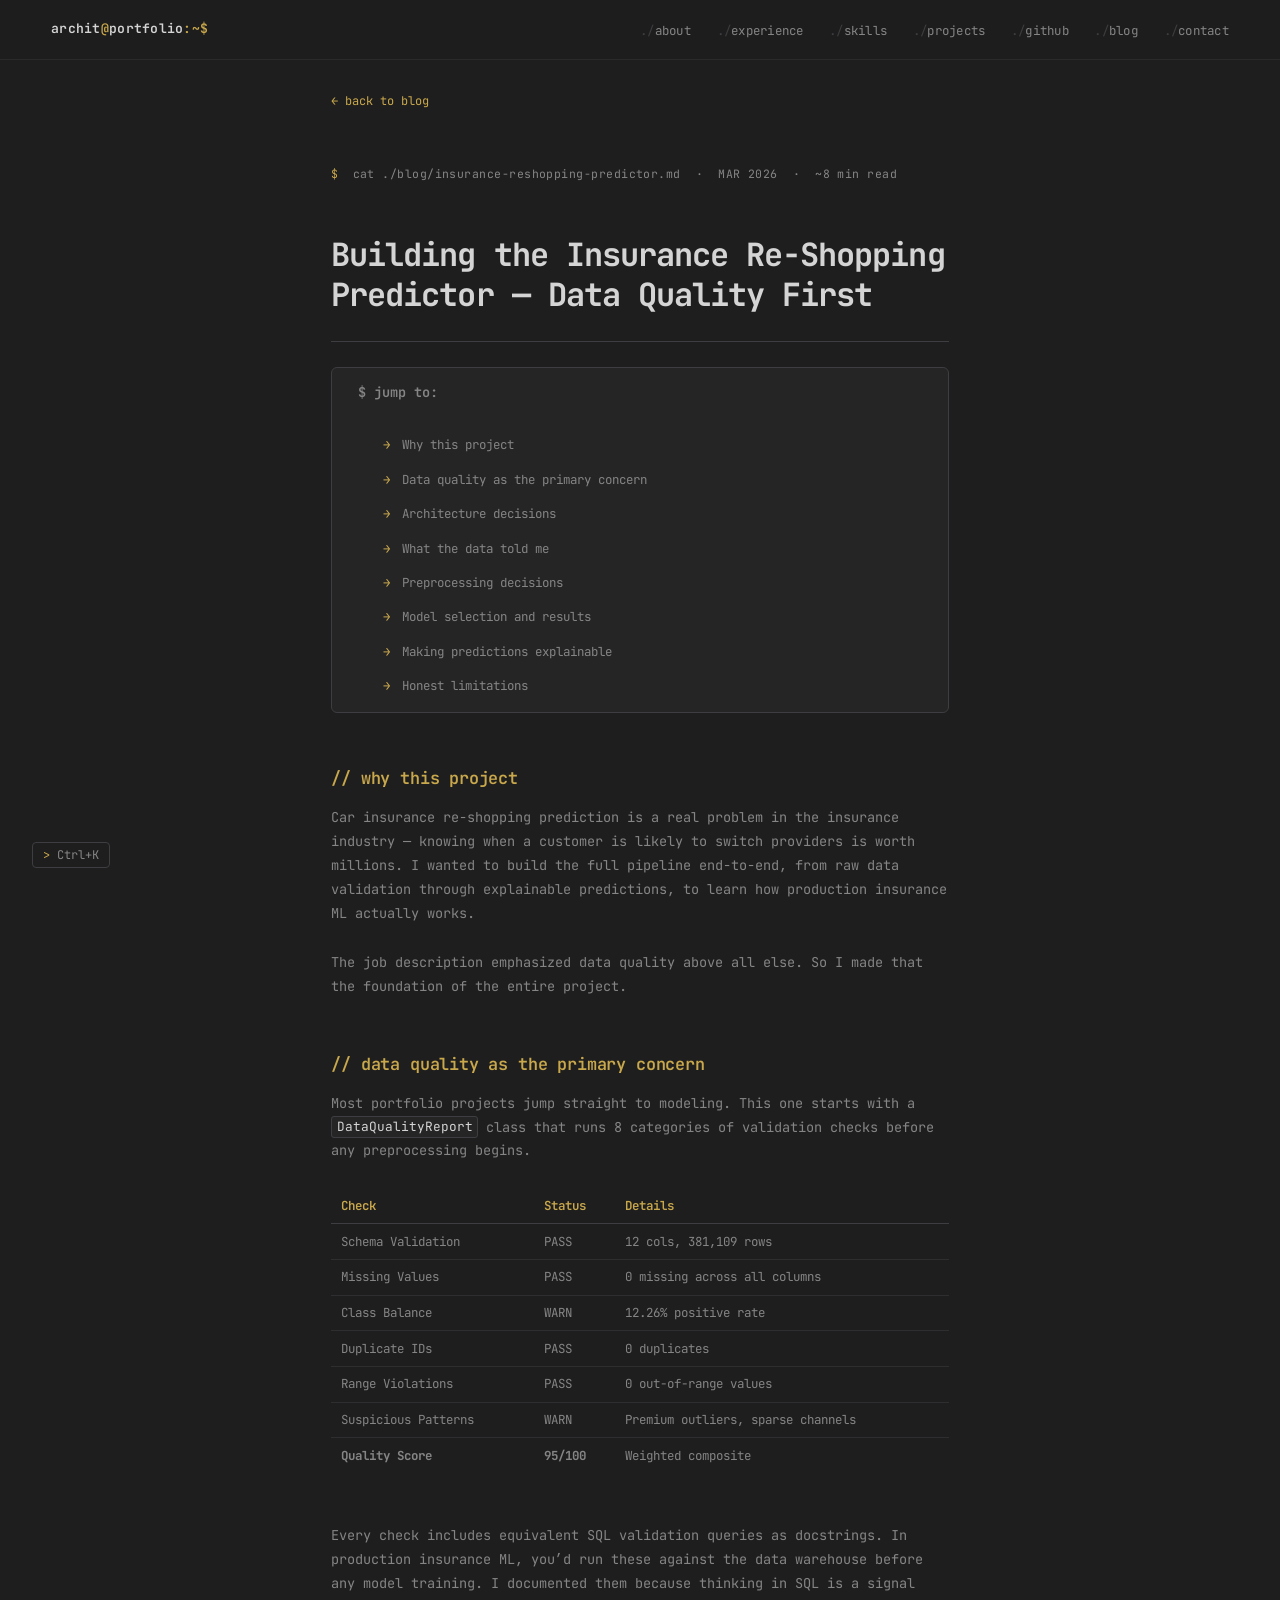
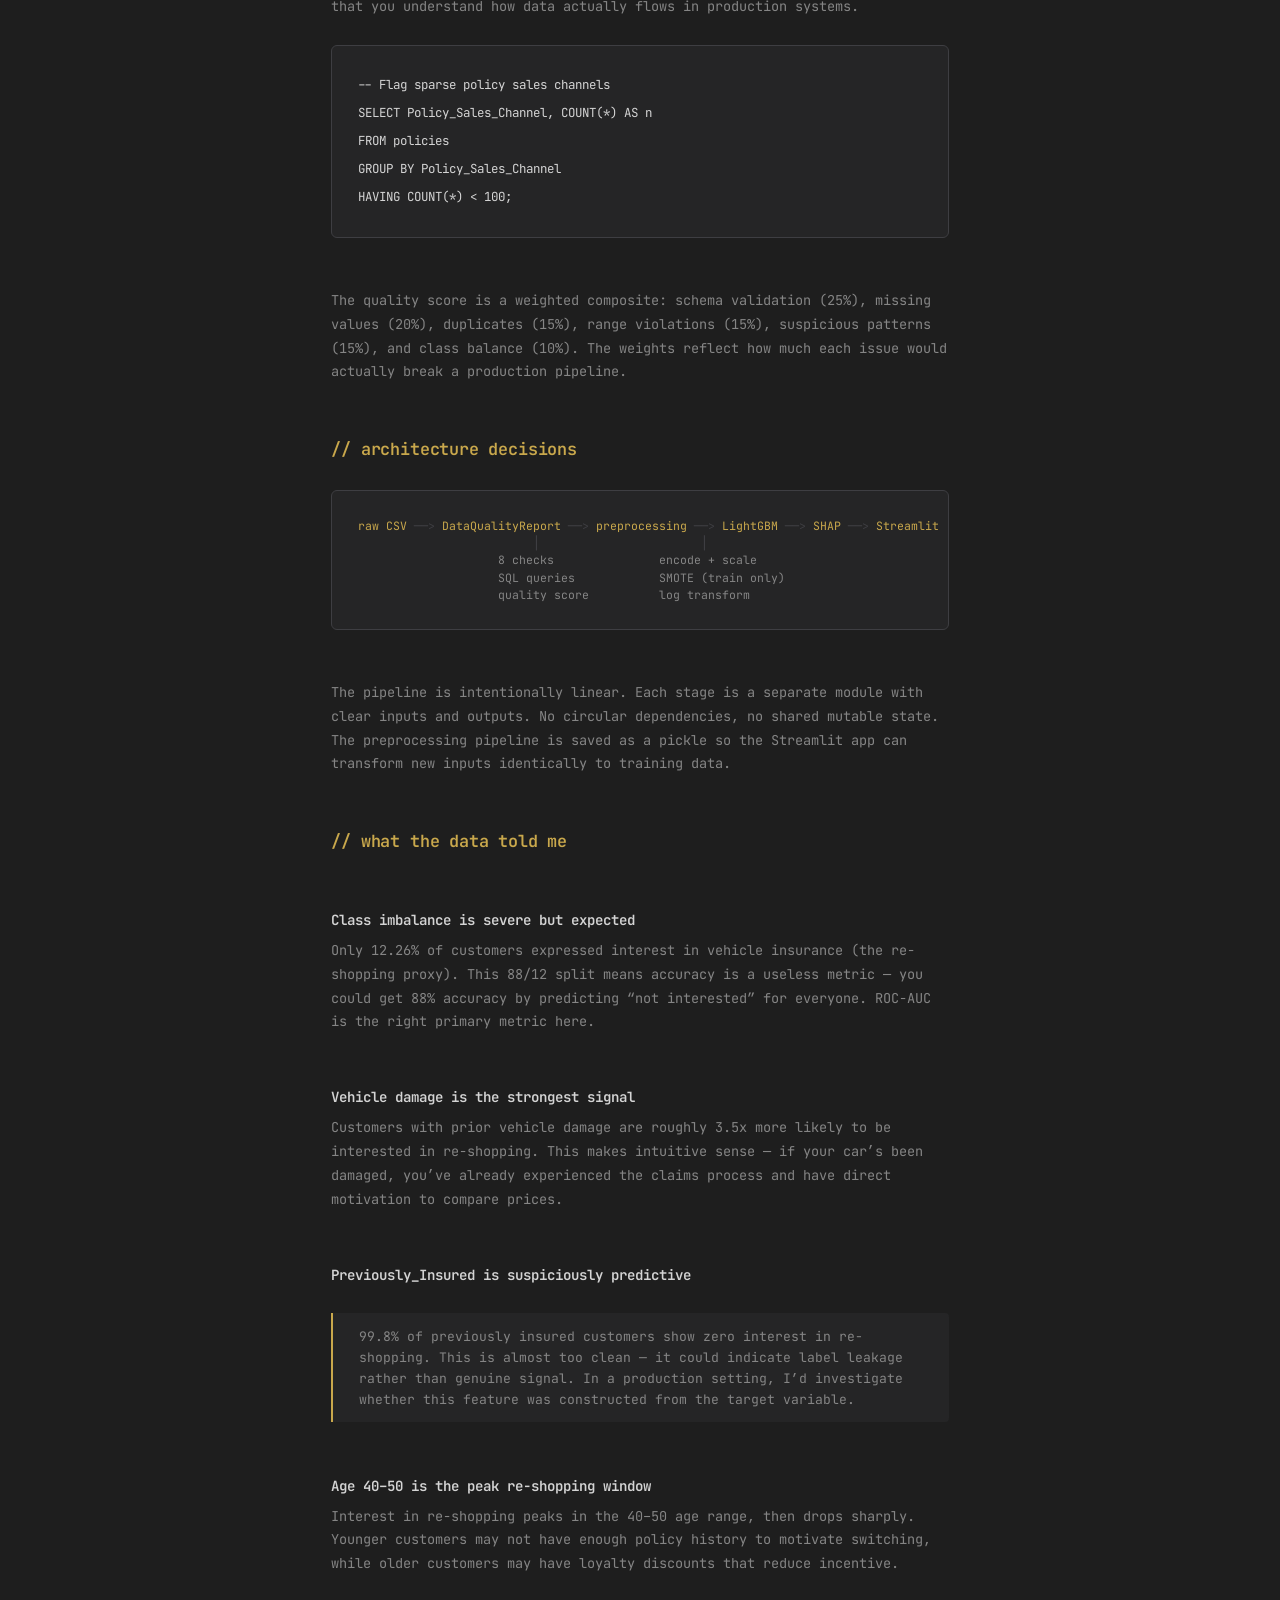
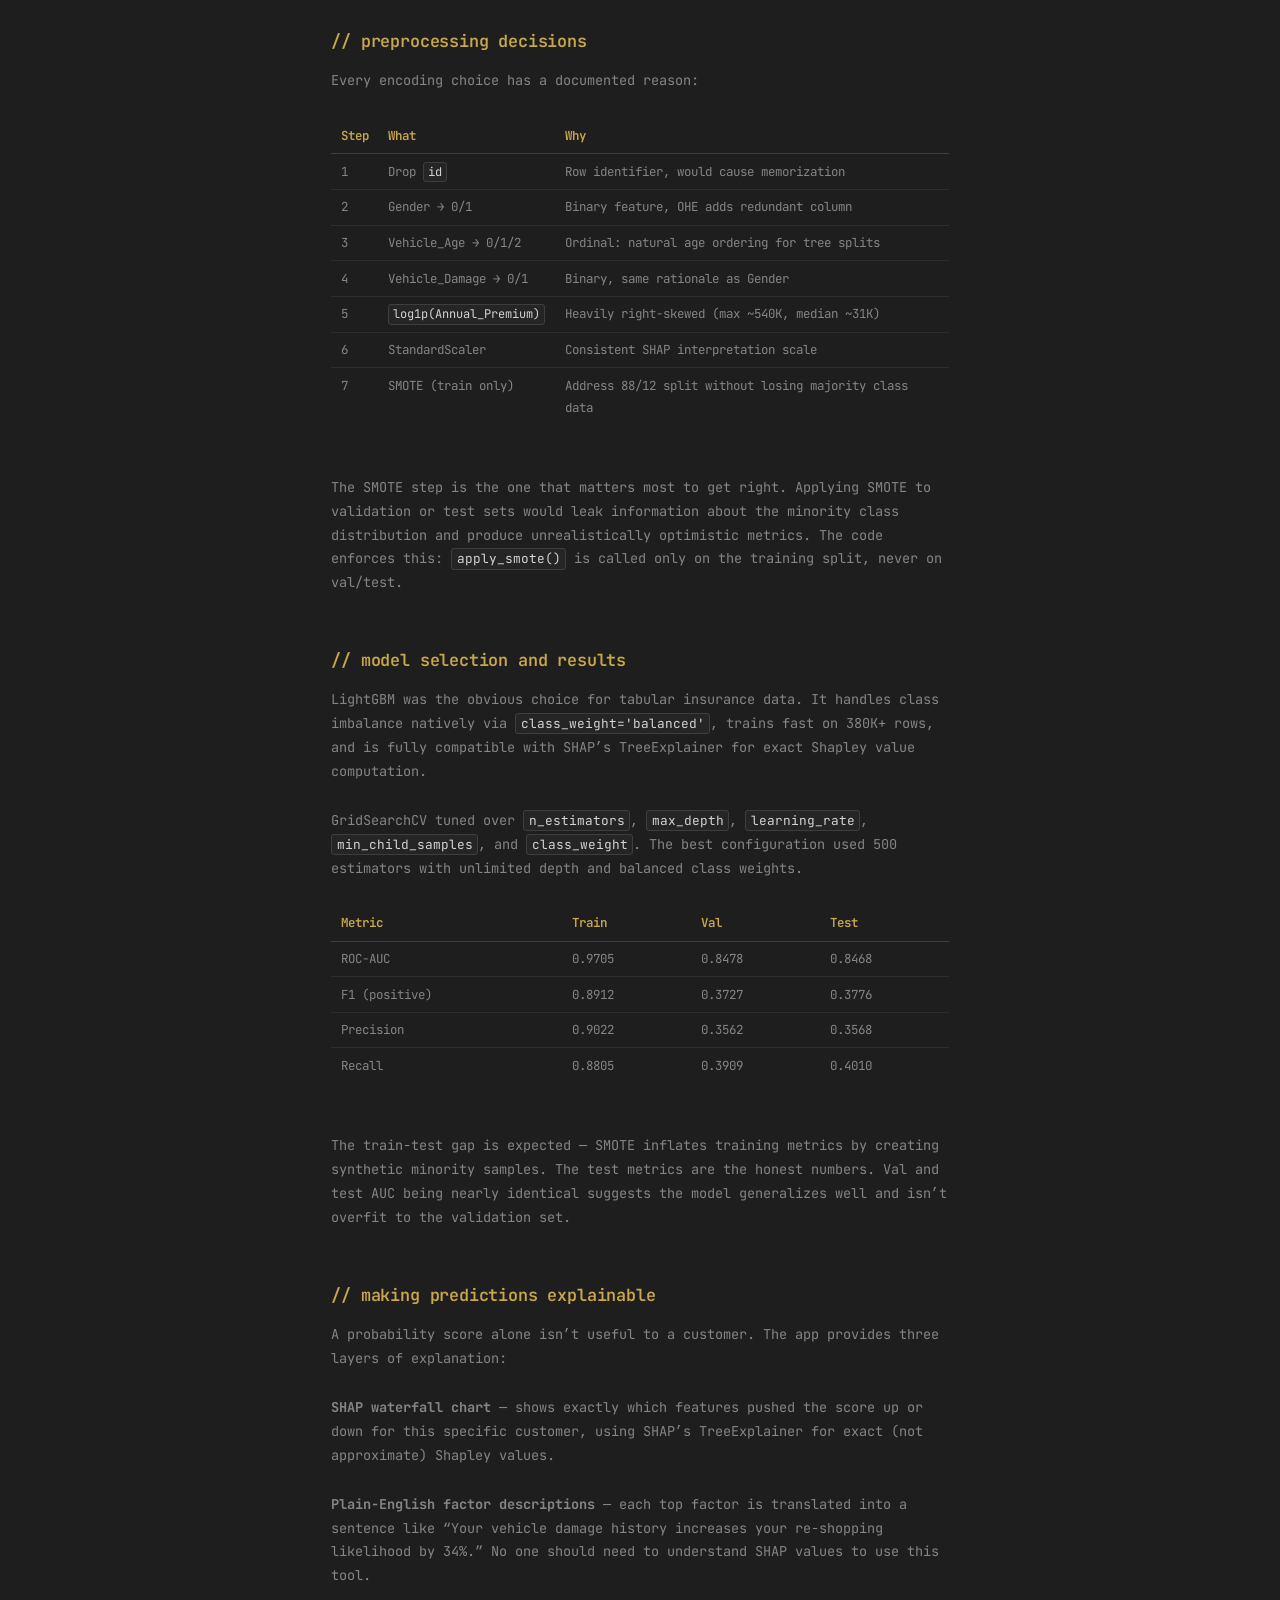
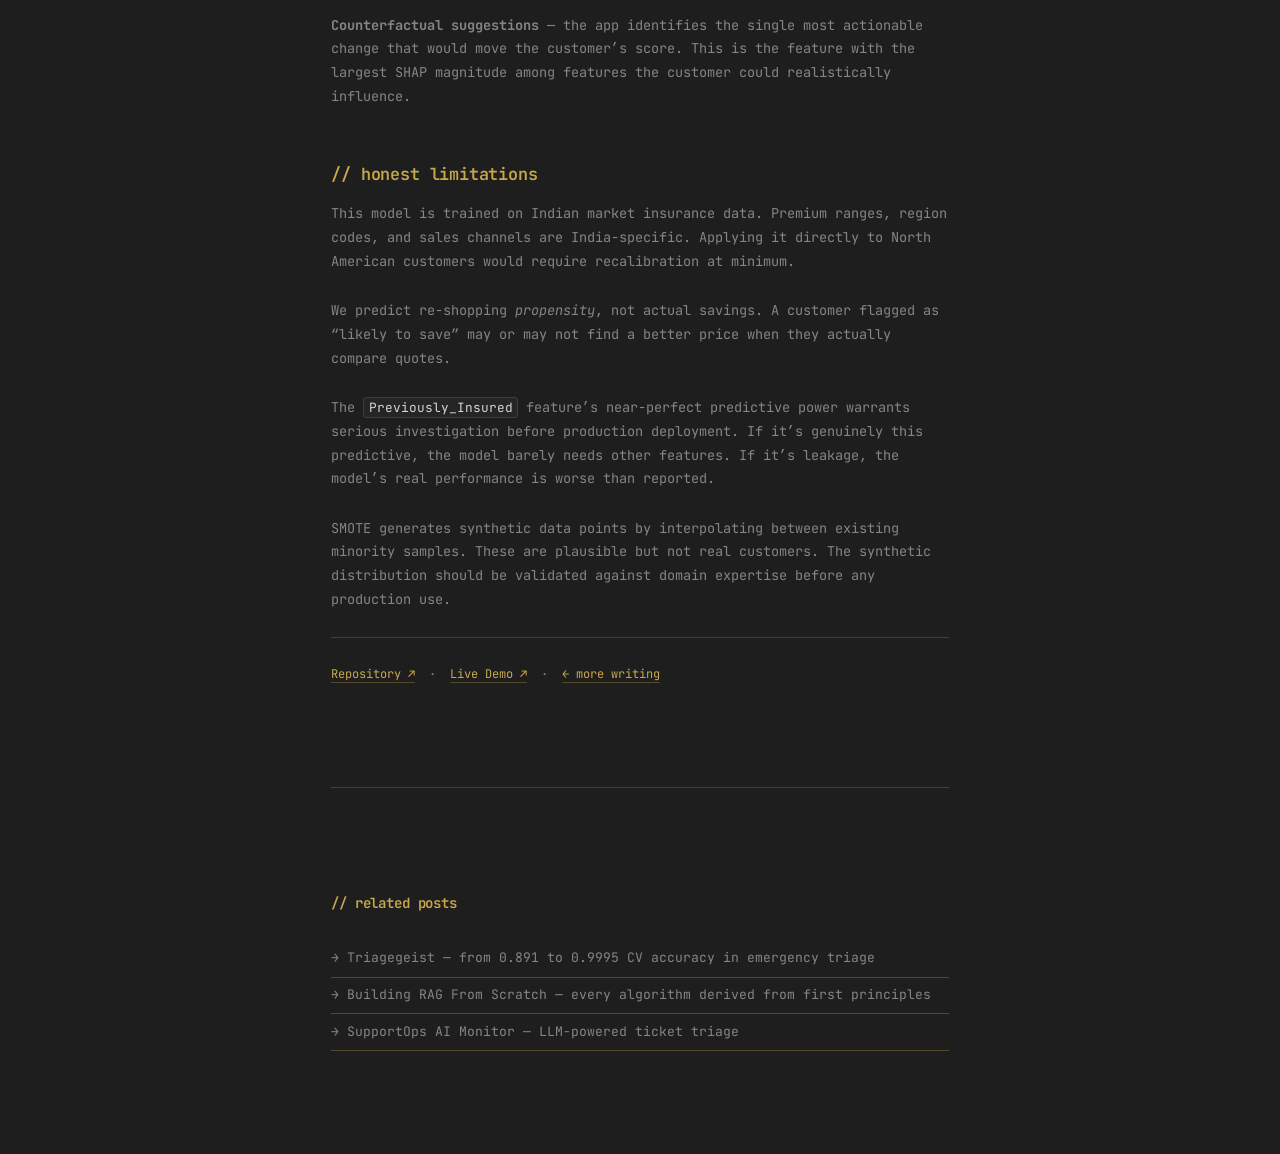
<file: Source Code/pages/blog/insurance-reshopping-predictor.html>
<!DOCTYPE html>
<html lang="en">

<head>
  <meta charset="UTF-8" />
  <meta name="viewport" content="width=device-width, initial-scale=1.0" />

  <!-- Google Analytics 4 -->
  <script async src="https://www.googletagmanager.com/gtag/js?id=G-QZEHV2ZQS2"></script>
  <script>
    window.dataLayer = window.dataLayer || [];
    function gtag(){dataLayer.push(arguments);}
    gtag('js', new Date());
    gtag('config', 'G-QZEHV2ZQS2');
  </script>

  <meta name="description"
    content="Building the Insurance Re-Shopping Predictor — data quality first, LightGBM classification, SHAP explainability, and why I treated data validation as the primary engineering concern." />
  <meta name="author" content="Archit Konde" />
  <meta name="robots" content="index, follow" />
  <meta name="theme-color" content="#1e1e1e" />
  <meta name="keywords" content="insurance prediction, LightGBM, SHAP, data quality, machine learning, classification, Archit Konde" />

  <meta property="og:type" content="article" />
  <meta property="article:published_time" content="2026-03-24T00:00:00Z" />
  <meta property="article:author" content="https://archit-konde.github.io/" />
  <meta property="og:url" content="https://archit-konde.github.io/pages/blog/insurance-reshopping-predictor.html" />
  <meta property="og:title" content="Building the Insurance Re-Shopping Predictor — Data Quality First" />
  <meta property="og:description"
    content="Why data quality matters more than model accuracy in insurance ML. LightGBM, SHAP, and lessons from 381K real insurance profiles." />
  <meta property="og:locale" content="en_CA" />
  <meta property="og:image" content="https://archit-konde.github.io/assets/og-image.png" />
  <meta property="og:image:width" content="1200" />
  <meta property="og:image:height" content="630" />

  <meta name="twitter:card" content="summary_large_image" />
  <meta name="twitter:image" content="https://archit-konde.github.io/assets/og-image.png" />
  <meta name="twitter:creator" content="@architkonde" />
  <meta name="twitter:title" content="Building the Insurance Re-Shopping Predictor — Data Quality First" />
  <meta name="twitter:description"
    content="Why data quality matters more than model accuracy in insurance ML." />

  <link rel="canonical" href="https://archit-konde.github.io/pages/blog/insurance-reshopping-predictor.html" />

  <title>Insurance Re-Shopping Predictor — Archit Konde</title>

  <link rel="icon"
    href="data:image/svg+xml,<svg xmlns='http://www.w3.org/2000/svg' viewBox='0 0 32 32'><rect width='32' height='32' rx='4' fill='%231e1e1e'/><text x='5' y='25' font-family='monospace' font-size='22' font-weight='bold' fill='%23C9A84C'>%3E</text></svg>" />

  <link rel="preconnect" href="https://fonts.googleapis.com" />
  <link rel="preconnect" href="https://fonts.gstatic.com" crossorigin />
  <link
    href="https://fonts.googleapis.com/css2?family=JetBrains+Mono:ital,wght@0,300;0,400;0,500;0,600;0,700;1,400&display=swap"
    rel="stylesheet" />

  <link rel="stylesheet" href="../../styles/main.min.css" />

  <style>
    /* ── Blog post layout ──────────────────────────────────────── */
    .blog-post {
      max-width: 720px;
      margin: 0 auto;
      padding: calc(var(--nav-h) + var(--s3)) var(--s4) var(--s5);
    }

    @media (max-width: 600px) {
      .blog-post {
        padding: calc(var(--nav-h) + var(--s3)) var(--s3) var(--s4);
      }
    }

    .post-meta {
      font-size: 0.72rem;
      color: var(--muted);
      margin-bottom: var(--s4);
      letter-spacing: 0.04em;
    }

    .post-meta .accent {
      margin-right: 0.4rem;
    }

    .post-title {
      font-size: clamp(1.4rem, 4vw, 2rem);
      font-weight: 700;
      line-height: 1.25;
      letter-spacing: -0.03em;
      color: var(--text);
      margin-bottom: var(--s3);
    }

    .post-body h2 {
      font-size: 1.05rem;
      font-weight: 600;
      color: var(--accent);
      margin: var(--s4) 0 var(--s2);
      letter-spacing: -0.01em;
      scroll-margin-top: calc(var(--nav-h) + 1.6rem);
    }

    .post-body h3 {
      font-size: 0.88rem;
      font-weight: 600;
      color: var(--text);
      margin: var(--s4) 0 var(--s1);
    }

    .post-body p {
      font-size: 0.85rem;
      line-height: 1.75;
      color: var(--muted);
      margin-bottom: var(--s3);
    }

    .post-body a {
      color: var(--accent);
      text-decoration: none;
      border-bottom: 1px solid rgba(201, 168, 76, 0.3);
      transition: border-color 0.2s;
    }

    .post-body a:hover {
      border-color: var(--accent);
    }

    .post-body code {
      font-family: var(--font);
      font-size: 0.80rem;
      background: var(--surface);
      border: 1px solid var(--border);
      border-radius: 3px;
      padding: 0.1em 0.35em;
      color: var(--text);
    }

    .post-body pre {
      background: var(--surface);
      border: 1px solid var(--border);
      border-radius: 6px;
      padding: var(--s3);
      overflow-x: auto;
      margin: var(--s3) 0 var(--s4);
    }

    .post-body pre code {
      background: none;
      border: none;
      padding: 0;
      font-size: 0.78rem;
      line-height: 1.6;
    }

    .arch-diagram {
      font-family: var(--font);
      font-size: 0.72rem;
      background: var(--surface);
      border: 1px solid var(--border);
      border-radius: 6px;
      padding: var(--s3);
      overflow-x: hidden;
      color: var(--muted);
      white-space: pre;
      margin: var(--s3) 0 var(--s4);
      line-height: 1.5;
    }

    .arch-diagram .hl {
      color: var(--accent);
    }

    .arch-diagram .dim {
      color: var(--border);
    }

    .post-body table {
      width: 100%;
      border-collapse: collapse;
      font-size: 0.78rem;
      margin: var(--s3) 0 var(--s4);
    }

    .post-body th {
      text-align: left;
      color: var(--accent);
      border-bottom: 1px solid var(--border);
      padding: 0.4rem 0.6rem;
      font-weight: 600;
    }

    .post-body td {
      color: var(--muted);
      border-bottom: 1px solid rgba(62, 62, 66, 0.5);
      padding: 0.4rem 0.6rem;
      vertical-align: top;
    }

    .post-body tr:last-child td {
      border-bottom: none;
    }

    .post-body td code {
      font-size: 0.75rem;
    }

    .callout {
      background: var(--surface);
      border-left: 2px solid var(--accent);
      border-radius: 0 4px 4px 0;
      padding: var(--s2) var(--s3);
      margin: var(--s3) 0 var(--s4);
      font-size: 0.82rem;
      color: var(--muted);
      line-height: 1.6;
    }

    .post-divider {
      border: none;
      border-top: 1px solid var(--border);
      margin: var(--s3) 0;
    }

    .post-toc {
      background: var(--surface);
      border: 1px solid var(--border);
      border-radius: 6px;
      padding: var(--s2) var(--s3);
      margin: var(--s3) 0 var(--s4);
    }

    .toc-label {
      font-size: 0.72rem;
      color: var(--accent);
      font-weight: 600;
      margin-bottom: var(--s1);
    }

    .post-toc ul {
      padding-left: var(--s3);
      display: flex;
      flex-direction: column;
      gap: var(--s1);
    }

    .post-toc a {
      font-size: 0.78rem;
      color: var(--muted);
      border-bottom: none;
      transition: color 0.2s;
    }

    .post-toc a:hover {
      color: var(--accent);
    }

    .post-toc .accent {
      margin-right: 0.3rem;
    }

    .post-back {
      display: inline-block;
      font-size: 0.75rem;
      color: var(--accent);
      text-decoration: none;
      border-bottom: 1px solid transparent;
      margin-bottom: var(--s4);
      transition: border-color 0.2s;
    }

    .post-back:hover {
      border-color: var(--accent);
    }
  </style>

  <script type="application/ld+json">
  {
    "@context": "https://schema.org",
    "@type": "BlogPosting",
    "mainEntityOfPage": {
      "@type": "WebPage",
      "@id": "https://archit-konde.github.io/pages/blog/insurance-reshopping-predictor.html"
    },
    "headline": "Building the Insurance Re-Shopping Predictor — Data Quality First",
    "image": "https://archit-konde.github.io/assets/og-image.png",
    "author": {
      "@type": "Person",
      "name": "Archit Konde",
      "url": "https://archit-konde.github.io/"
    },
    "datePublished": "2026-03-24",
    "dateModified": "2026-03-24",
    "url": "https://archit-konde.github.io/pages/blog/insurance-reshopping-predictor.html",
    "description": "Why data quality matters more than model accuracy in insurance ML. LightGBM, SHAP, and lessons from 381K real insurance profiles.",
    "keywords": ["insurance prediction", "LightGBM", "SHAP", "data quality", "machine learning", "classification"],
    "publisher": {
      "@type": "Person",
      "name": "Archit Konde"
    }
  }
  </script>
  <script type="application/ld+json">
  {
    "@context": "https://schema.org",
    "@type": "BreadcrumbList",
    "itemListElement": [
      { "@type": "ListItem", "position": 1, "name": "Home", "item": "https://archit-konde.github.io/" },
      { "@type": "ListItem", "position": 2, "name": "Blog", "item": "https://archit-konde.github.io/#blog" },
      { "@type": "ListItem", "position": 3, "name": "Insurance Re-Shopping Predictor" }
    ]
  }
  </script>
</head>

<body oncontextmenu="return false;">

  <!-- Navigation -->
  <nav id="navbar">
    <a href="../../index.html" class="nav-brand">
      archit<span class="accent">@</span>portfolio<span class="accent">:~$</span>
    </a>
    <ul class="nav-links">
      <li><a href="../../index.html#about"><span class="nav-slash">./</span>about</a></li>
      <li><a href="../../index.html#experience"><span class="nav-slash">./</span>experience</a></li>
      <li><a href="../../index.html#skills"><span class="nav-slash">./</span>skills</a></li>
      <li><a href="../../index.html#projects"><span class="nav-slash">./</span>projects</a></li>
      <li><a href="../../index.html#github"><span class="nav-slash">./</span>github</a></li>
      <li><a href="../../index.html#blog"><span class="nav-slash">./</span>blog</a></li>
      <li><a href="../../index.html#contact"><span class="nav-slash">./</span>contact</a></li>
    </ul>
  </nav>

  <main class="blog-post">

    <a href="../../index.html#blog" class="post-back">&larr; back to blog</a>

    <div class="post-meta">
      <span class="accent">$</span> cat ./blog/insurance-reshopping-predictor.md
      &nbsp;&middot;&nbsp; MAR 2026 &nbsp;&middot;&nbsp; ~8 min read
    </div>

    <h1 class="post-title">Building the Insurance Re-Shopping<br>Predictor &mdash; Data Quality First</h1>

    <hr class="post-divider" />

    <div class="post-body">

      <nav class="post-toc" aria-label="Table of contents">
        <p class="toc-label">$ jump to:</p>
        <ul>
          <li><a href="#why"><span class="accent">&rarr;</span> Why this project</a></li>
          <li><a href="#data-quality"><span class="accent">&rarr;</span> Data quality as the primary concern</a></li>
          <li><a href="#architecture"><span class="accent">&rarr;</span> Architecture decisions</a></li>
          <li><a href="#eda"><span class="accent">&rarr;</span> What the data told me</a></li>
          <li><a href="#preprocessing"><span class="accent">&rarr;</span> Preprocessing decisions</a></li>
          <li><a href="#model"><span class="accent">&rarr;</span> Model selection and results</a></li>
          <li><a href="#explainability"><span class="accent">&rarr;</span> Making predictions explainable</a></li>
          <li><a href="#limitations"><span class="accent">&rarr;</span> Honest limitations</a></li>
        </ul>
      </nav>

      <h2 id="why">// why this project</h2>

      <p>Car insurance re-shopping prediction is a real problem in the insurance industry &mdash; knowing when a customer is likely to switch providers is worth millions. I wanted to build the full pipeline end-to-end, from raw data validation through explainable predictions, to learn how production insurance ML actually works.</p>

      <p>The job description emphasized data quality above all else. So I made that the foundation of the entire project.</p>

      <h2 id="data-quality">// data quality as the primary concern</h2>

      <p>Most portfolio projects jump straight to modeling. This one starts with a <code>DataQualityReport</code> class that runs 8 categories of validation checks before any preprocessing begins.</p>

      <table>
        <tr><th>Check</th><th>Status</th><th>Details</th></tr>
        <tr><td>Schema Validation</td><td>PASS</td><td>12 cols, 381,109 rows</td></tr>
        <tr><td>Missing Values</td><td>PASS</td><td>0 missing across all columns</td></tr>
        <tr><td>Class Balance</td><td>WARN</td><td>12.26% positive rate</td></tr>
        <tr><td>Duplicate IDs</td><td>PASS</td><td>0 duplicates</td></tr>
        <tr><td>Range Violations</td><td>PASS</td><td>0 out-of-range values</td></tr>
        <tr><td>Suspicious Patterns</td><td>WARN</td><td>Premium outliers, sparse channels</td></tr>
        <tr><td><strong>Quality Score</strong></td><td><strong>95/100</strong></td><td>Weighted composite</td></tr>
      </table>

      <p>Every check includes equivalent SQL validation queries as docstrings. In production insurance ML, you&rsquo;d run these against the data warehouse before any model training. I documented them because thinking in SQL is a signal that you understand how data actually flows in production systems.</p>

      <pre><code>-- Flag sparse policy sales channels
SELECT Policy_Sales_Channel, COUNT(*) AS n
FROM policies
GROUP BY Policy_Sales_Channel
HAVING COUNT(*) < 100;</code></pre>

      <p>The quality score is a weighted composite: schema validation (25%), missing values (20%), duplicates (15%), range violations (15%), suspicious patterns (15%), and class balance (10%). The weights reflect how much each issue would actually break a production pipeline.</p>

      <h2 id="architecture">// architecture decisions</h2>

      <div class="arch-diagram"><span class="hl">raw CSV</span> <span class="dim">──&gt;</span> <span class="hl">DataQualityReport</span> <span class="dim">──&gt;</span> <span class="hl">preprocessing</span> <span class="dim">──&gt;</span> <span class="hl">LightGBM</span> <span class="dim">──&gt;</span> <span class="hl">SHAP</span> <span class="dim">──&gt;</span> <span class="hl">Streamlit</span>
                         <span class="dim">│</span>                       <span class="dim">│</span>
                    8 checks               encode + scale
                    SQL queries            SMOTE (train only)
                    quality score          log transform</div>

      <p>The pipeline is intentionally linear. Each stage is a separate module with clear inputs and outputs. No circular dependencies, no shared mutable state. The preprocessing pipeline is saved as a pickle so the Streamlit app can transform new inputs identically to training data.</p>

      <h2 id="eda">// what the data told me</h2>

      <h3>Class imbalance is severe but expected</h3>
      <p>Only 12.26% of customers expressed interest in vehicle insurance (the re-shopping proxy). This 88/12 split means accuracy is a useless metric &mdash; you could get 88% accuracy by predicting &ldquo;not interested&rdquo; for everyone. ROC-AUC is the right primary metric here.</p>

      <h3>Vehicle damage is the strongest signal</h3>
      <p>Customers with prior vehicle damage are roughly 3.5x more likely to be interested in re-shopping. This makes intuitive sense &mdash; if your car&rsquo;s been damaged, you&rsquo;ve already experienced the claims process and have direct motivation to compare prices.</p>

      <h3>Previously_Insured is suspiciously predictive</h3>

      <div class="callout">
        99.8% of previously insured customers show zero interest in re-shopping. This is almost too clean &mdash; it could indicate label leakage rather than genuine signal. In a production setting, I&rsquo;d investigate whether this feature was constructed from the target variable.
      </div>

      <h3>Age 40&ndash;50 is the peak re-shopping window</h3>
      <p>Interest in re-shopping peaks in the 40&ndash;50 age range, then drops sharply. Younger customers may not have enough policy history to motivate switching, while older customers may have loyalty discounts that reduce incentive.</p>

      <h2 id="preprocessing">// preprocessing decisions</h2>

      <p>Every encoding choice has a documented reason:</p>

      <table>
        <tr><th>Step</th><th>What</th><th>Why</th></tr>
        <tr><td>1</td><td>Drop <code>id</code></td><td>Row identifier, would cause memorization</td></tr>
        <tr><td>2</td><td>Gender &rarr; 0/1</td><td>Binary feature, OHE adds redundant column</td></tr>
        <tr><td>3</td><td>Vehicle_Age &rarr; 0/1/2</td><td>Ordinal: natural age ordering for tree splits</td></tr>
        <tr><td>4</td><td>Vehicle_Damage &rarr; 0/1</td><td>Binary, same rationale as Gender</td></tr>
        <tr><td>5</td><td><code>log1p(Annual_Premium)</code></td><td>Heavily right-skewed (max ~540K, median ~31K)</td></tr>
        <tr><td>6</td><td>StandardScaler</td><td>Consistent SHAP interpretation scale</td></tr>
        <tr><td>7</td><td>SMOTE (train only)</td><td>Address 88/12 split without losing majority class data</td></tr>
      </table>

      <p>The SMOTE step is the one that matters most to get right. Applying SMOTE to validation or test sets would leak information about the minority class distribution and produce unrealistically optimistic metrics. The code enforces this: <code>apply_smote()</code> is called only on the training split, never on val/test.</p>

      <h2 id="model">// model selection and results</h2>

      <p>LightGBM was the obvious choice for tabular insurance data. It handles class imbalance natively via <code>class_weight='balanced'</code>, trains fast on 380K+ rows, and is fully compatible with SHAP&rsquo;s TreeExplainer for exact Shapley value computation.</p>

      <p>GridSearchCV tuned over <code>n_estimators</code>, <code>max_depth</code>, <code>learning_rate</code>, <code>min_child_samples</code>, and <code>class_weight</code>. The best configuration used 500 estimators with unlimited depth and balanced class weights.</p>

      <table>
        <tr><th>Metric</th><th>Train</th><th>Val</th><th>Test</th></tr>
        <tr><td>ROC-AUC</td><td>0.9705</td><td>0.8478</td><td>0.8468</td></tr>
        <tr><td>F1 (positive)</td><td>0.8912</td><td>0.3727</td><td>0.3776</td></tr>
        <tr><td>Precision</td><td>0.9022</td><td>0.3562</td><td>0.3568</td></tr>
        <tr><td>Recall</td><td>0.8805</td><td>0.3909</td><td>0.4010</td></tr>
      </table>

      <p>The train-test gap is expected &mdash; SMOTE inflates training metrics by creating synthetic minority samples. The test metrics are the honest numbers. Val and test AUC being nearly identical suggests the model generalizes well and isn&rsquo;t overfit to the validation set.</p>

      <h2 id="explainability">// making predictions explainable</h2>

      <p>A probability score alone isn&rsquo;t useful to a customer. The app provides three layers of explanation:</p>

      <p><strong>SHAP waterfall chart</strong> &mdash; shows exactly which features pushed the score up or down for this specific customer, using SHAP&rsquo;s TreeExplainer for exact (not approximate) Shapley values.</p>

      <p><strong>Plain-English factor descriptions</strong> &mdash; each top factor is translated into a sentence like &ldquo;Your vehicle damage history increases your re-shopping likelihood by 34%.&rdquo; No one should need to understand SHAP values to use this tool.</p>

      <p><strong>Counterfactual suggestions</strong> &mdash; the app identifies the single most actionable change that would move the customer&rsquo;s score. This is the feature with the largest SHAP magnitude among features the customer could realistically influence.</p>

      <h2 id="limitations">// honest limitations</h2>

      <p>This model is trained on Indian market insurance data. Premium ranges, region codes, and sales channels are India-specific. Applying it directly to North American customers would require recalibration at minimum.</p>

      <p>We predict re-shopping <em>propensity</em>, not actual savings. A customer flagged as &ldquo;likely to save&rdquo; may or may not find a better price when they actually compare quotes.</p>

      <p>The <code>Previously_Insured</code> feature&rsquo;s near-perfect predictive power warrants serious investigation before production deployment. If it&rsquo;s genuinely this predictive, the model barely needs other features. If it&rsquo;s leakage, the model&rsquo;s real performance is worse than reported.</p>

      <p>SMOTE generates synthetic data points by interpolating between existing minority samples. These are plausible but not real customers. The synthetic distribution should be validated against domain expertise before any production use.</p>

      <hr class="post-divider" />

      <p style="font-size: 0.75rem;">
        <a href="https://github.com/Archit-Konde/insurance-reshopping-predictor" target="_blank"
          rel="noopener noreferrer">Repository &nearr;</a>
        &nbsp;&middot;&nbsp;
        <a href="https://huggingface.co/spaces/architechs/insurance-reshopping-predictor" target="_blank"
          rel="noopener noreferrer">Live Demo &nearr;</a>
        &nbsp;&middot;&nbsp;
        <a href="../../index.html#blog">&larr; more writing</a>
      </p>

      <div style="margin-top:6.4rem;padding-top:3.2rem;border-top:1px solid var(--border);">
        <h2 style="font-size:0.88rem;color:var(--accent);margin-bottom:1.6rem;">// related posts</h2>
        <a href="triagegeist-solution.html" style="display:block;font-size:0.82rem;color:var(--muted);text-decoration:none;padding:0.4rem 0;transition:color 0.2s;" onmouseover="this.style.color='var(--accent)'" onmouseout="this.style.color='var(--muted)'">&rarr; Triagegeist &mdash; from 0.891 to 0.9995 CV accuracy in emergency triage</a>
        <a href="rag-from-scratch.html" style="display:block;font-size:0.82rem;color:var(--muted);text-decoration:none;padding:0.4rem 0;transition:color 0.2s;" onmouseover="this.style.color='var(--accent)'" onmouseout="this.style.color='var(--muted)'">&rarr; Building RAG From Scratch &mdash; every algorithm derived from first principles</a>
        <a href="supportops-ai-monitor.html" style="display:block;font-size:0.82rem;color:var(--muted);text-decoration:none;padding:0.4rem 0;transition:color 0.2s;" onmouseover="this.style.color='var(--accent)'" onmouseout="this.style.color='var(--muted)'">&rarr; SupportOps AI Monitor &mdash; LLM-powered ticket triage</a>
      </div>

    </div><!-- /.post-body -->

  </main>

  <!-- Command Palette -->
  <div id="cmd-palette" class="cmd-palette" role="dialog" aria-modal="true" aria-label="Command palette" hidden>
    <div class="cmd-backdrop"></div>
    <div class="cmd-modal">
      <div class="cmd-input-row">
        <span class="cmd-icon">&gt;</span>
        <input id="cmd-input" class="cmd-search" type="text" placeholder="Type a command..." autocomplete="off"
          spellcheck="false" />
        <kbd class="cmd-kbd">ESC</kbd>
      </div>
      <ul id="cmd-list" class="cmd-list" role="listbox"></ul>
      <div class="cmd-footer">
        <span><kbd>&#8593;&#8595;</kbd> navigate</span>
        <span><kbd>&#8629;</kbd> select</span>
        <span><kbd>esc</kbd> close</span>
      </div>
    </div>
  </div>

  <button id="cmd-pal-btn" class="cmd-pal-btn" aria-label="Open command palette">
    <span class="accent">></span>&nbsp;Ctrl+K
  </button>

  <script src="../../scripts/app.min.js"></script>
</body>

</html>
</file>
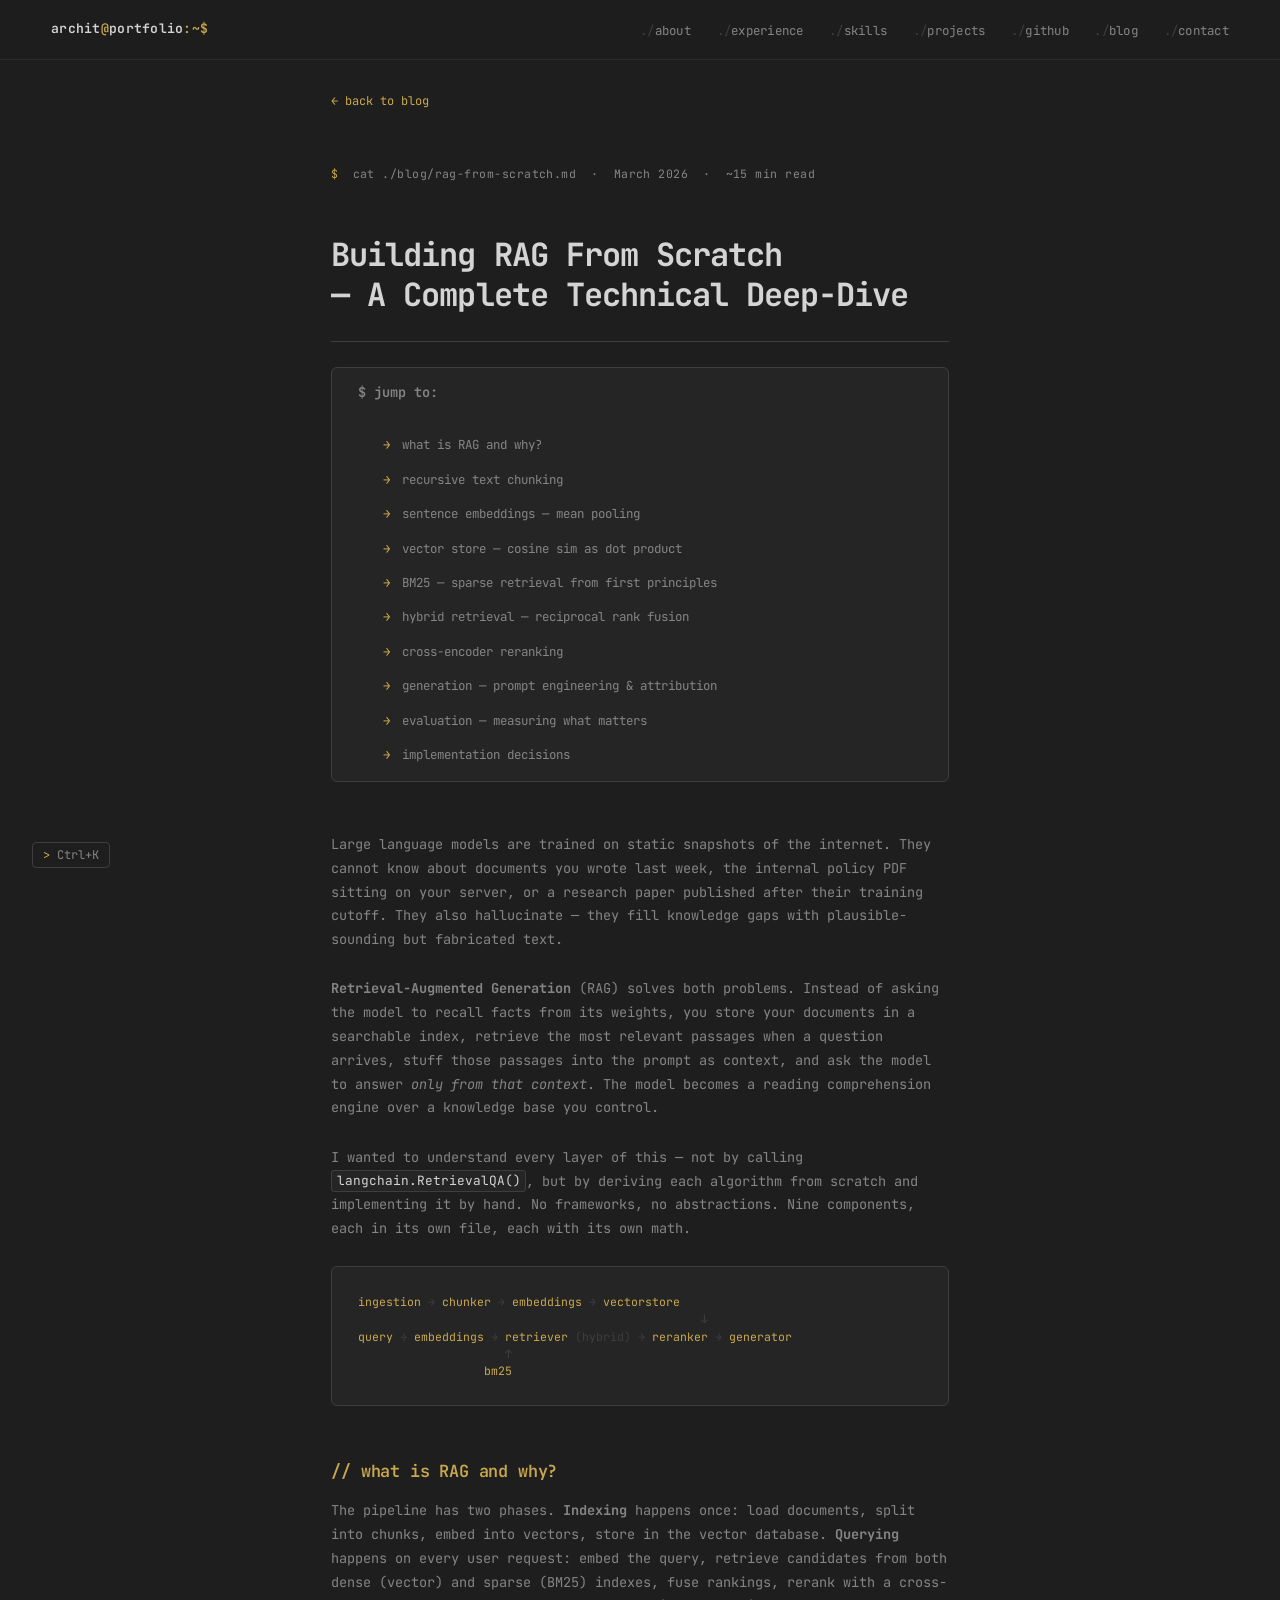
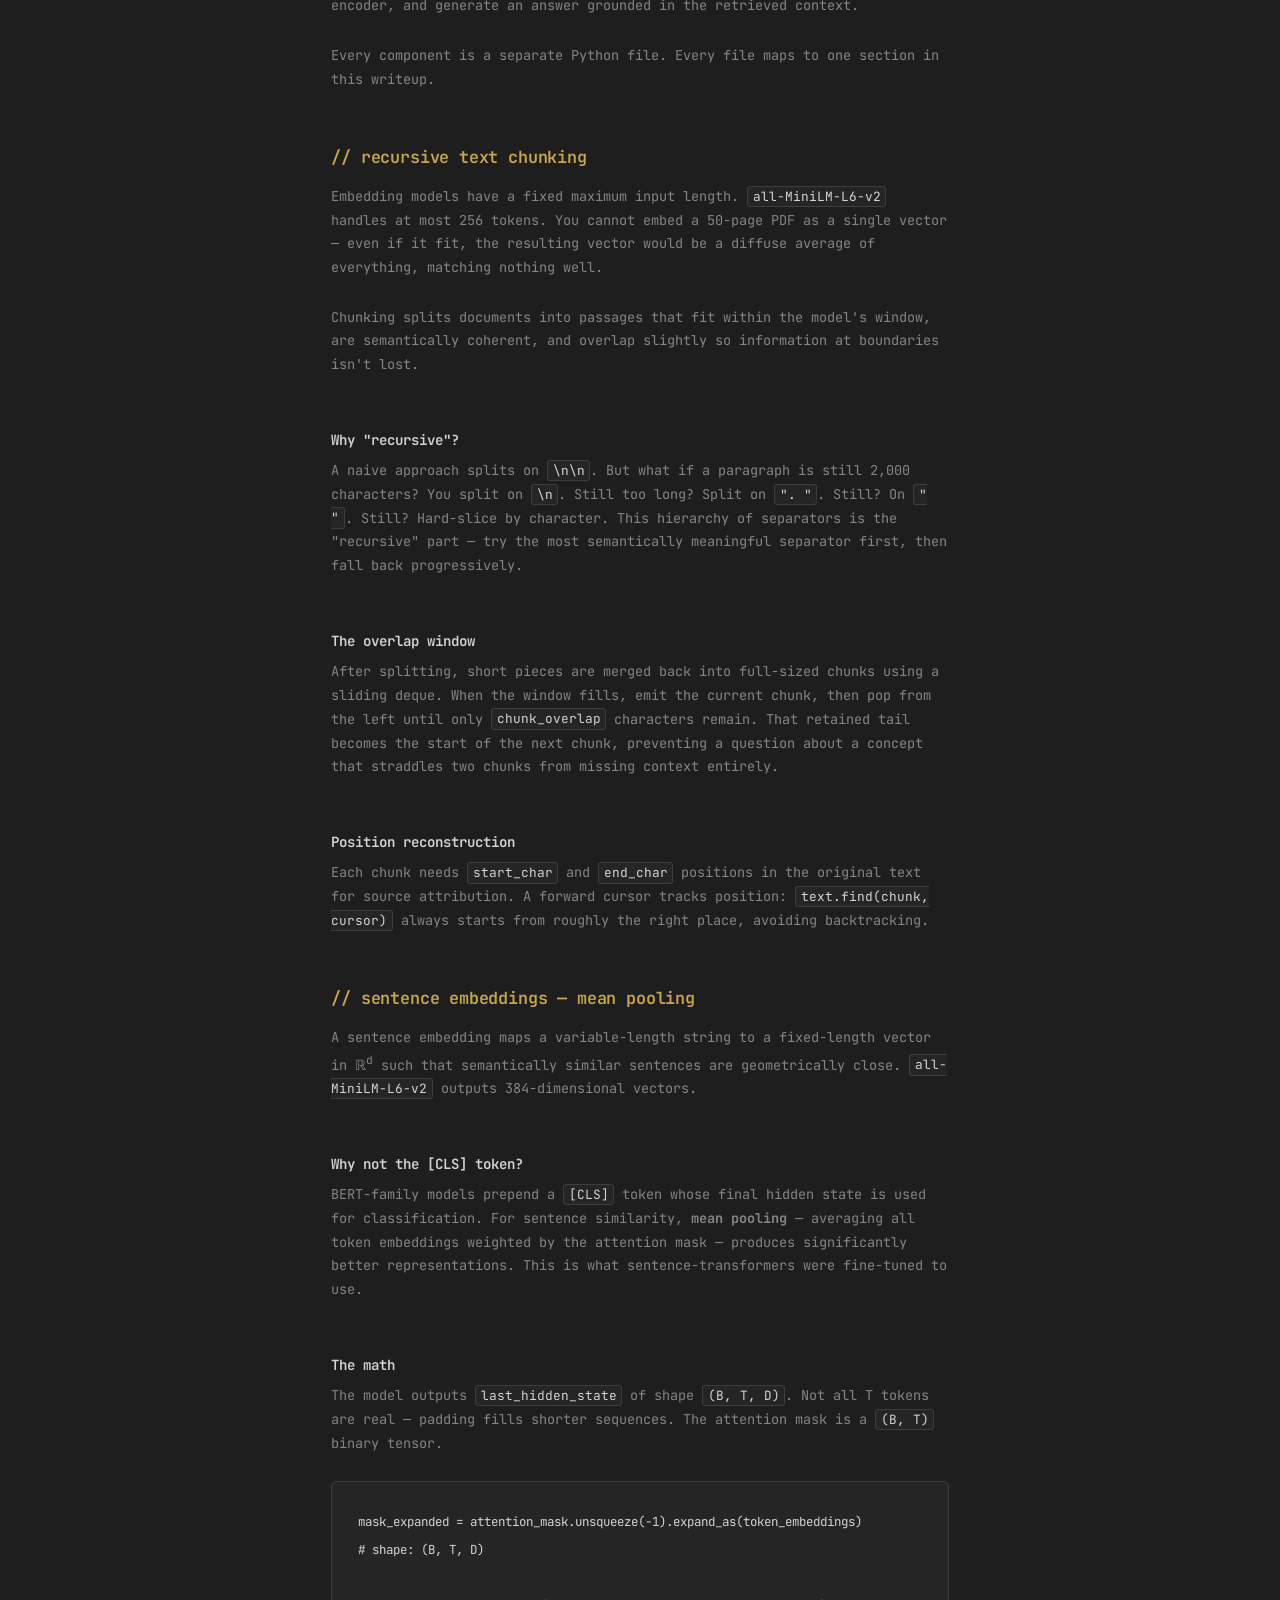
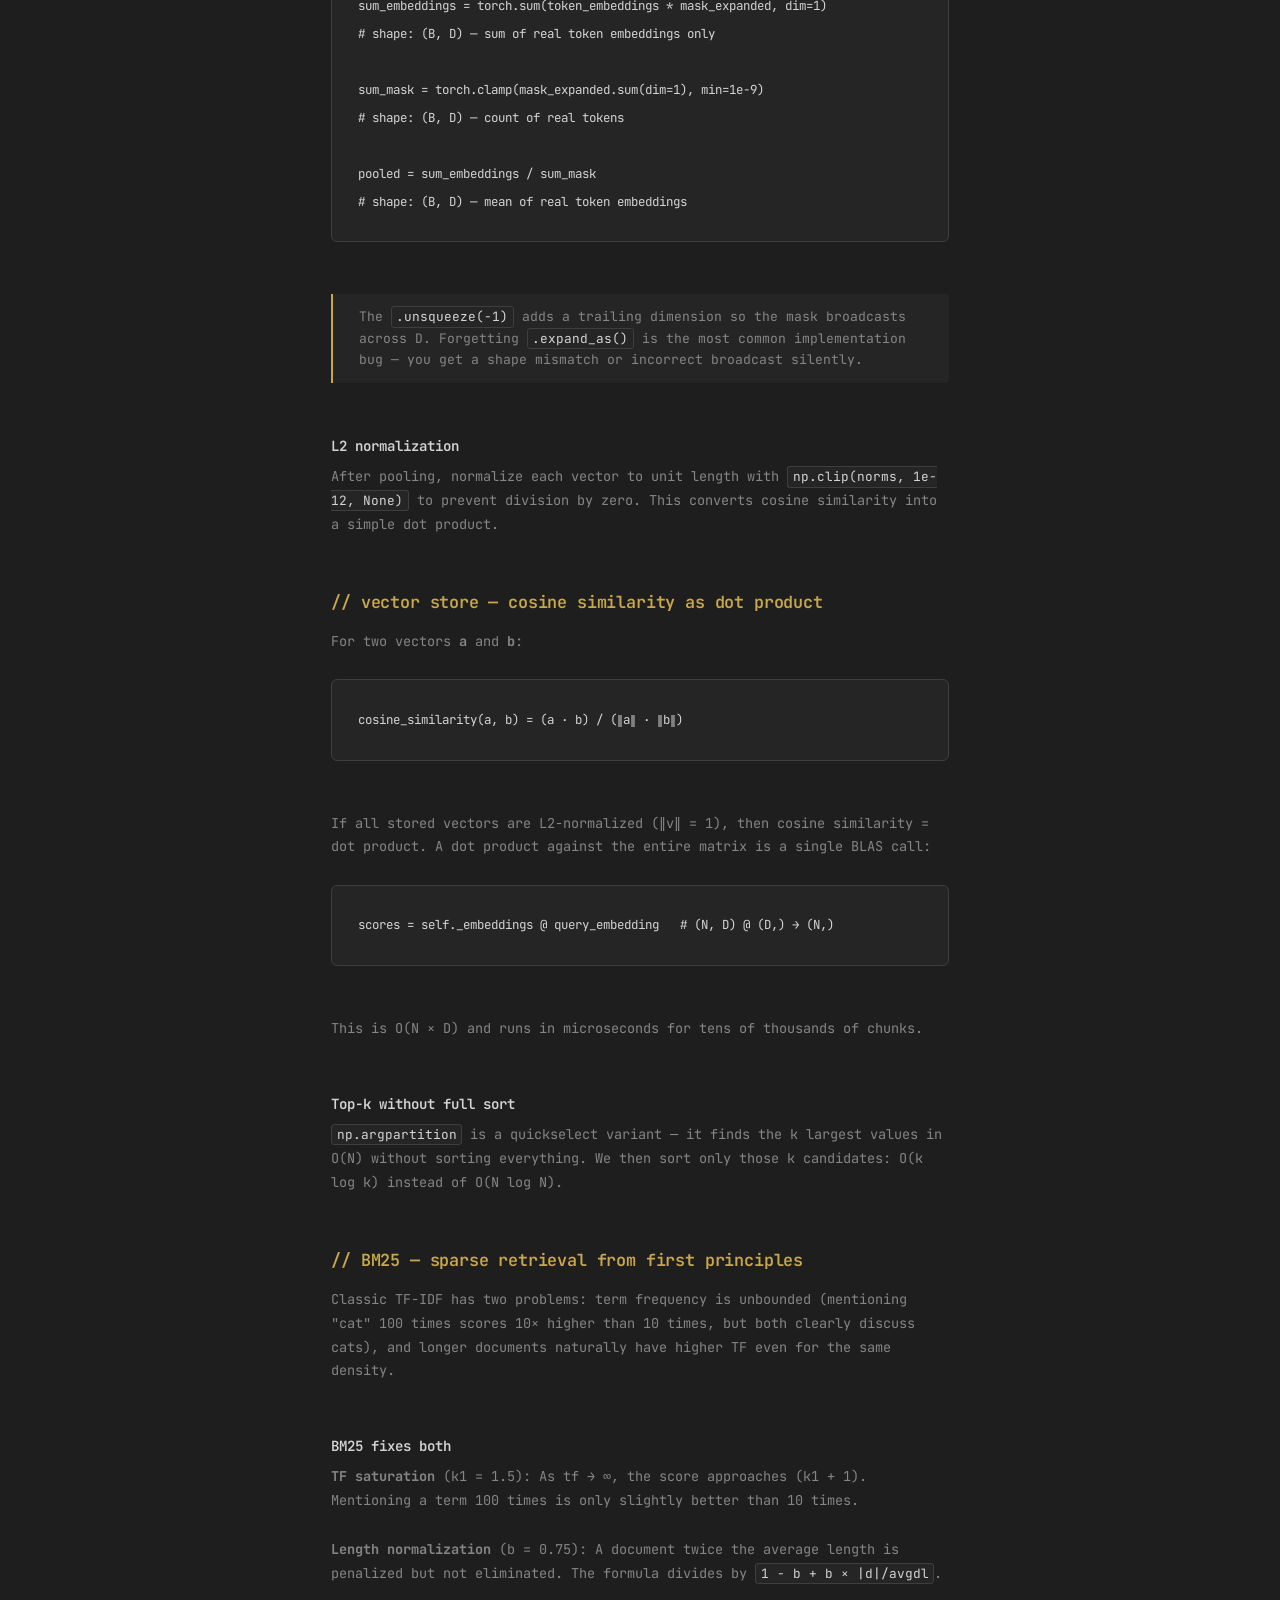
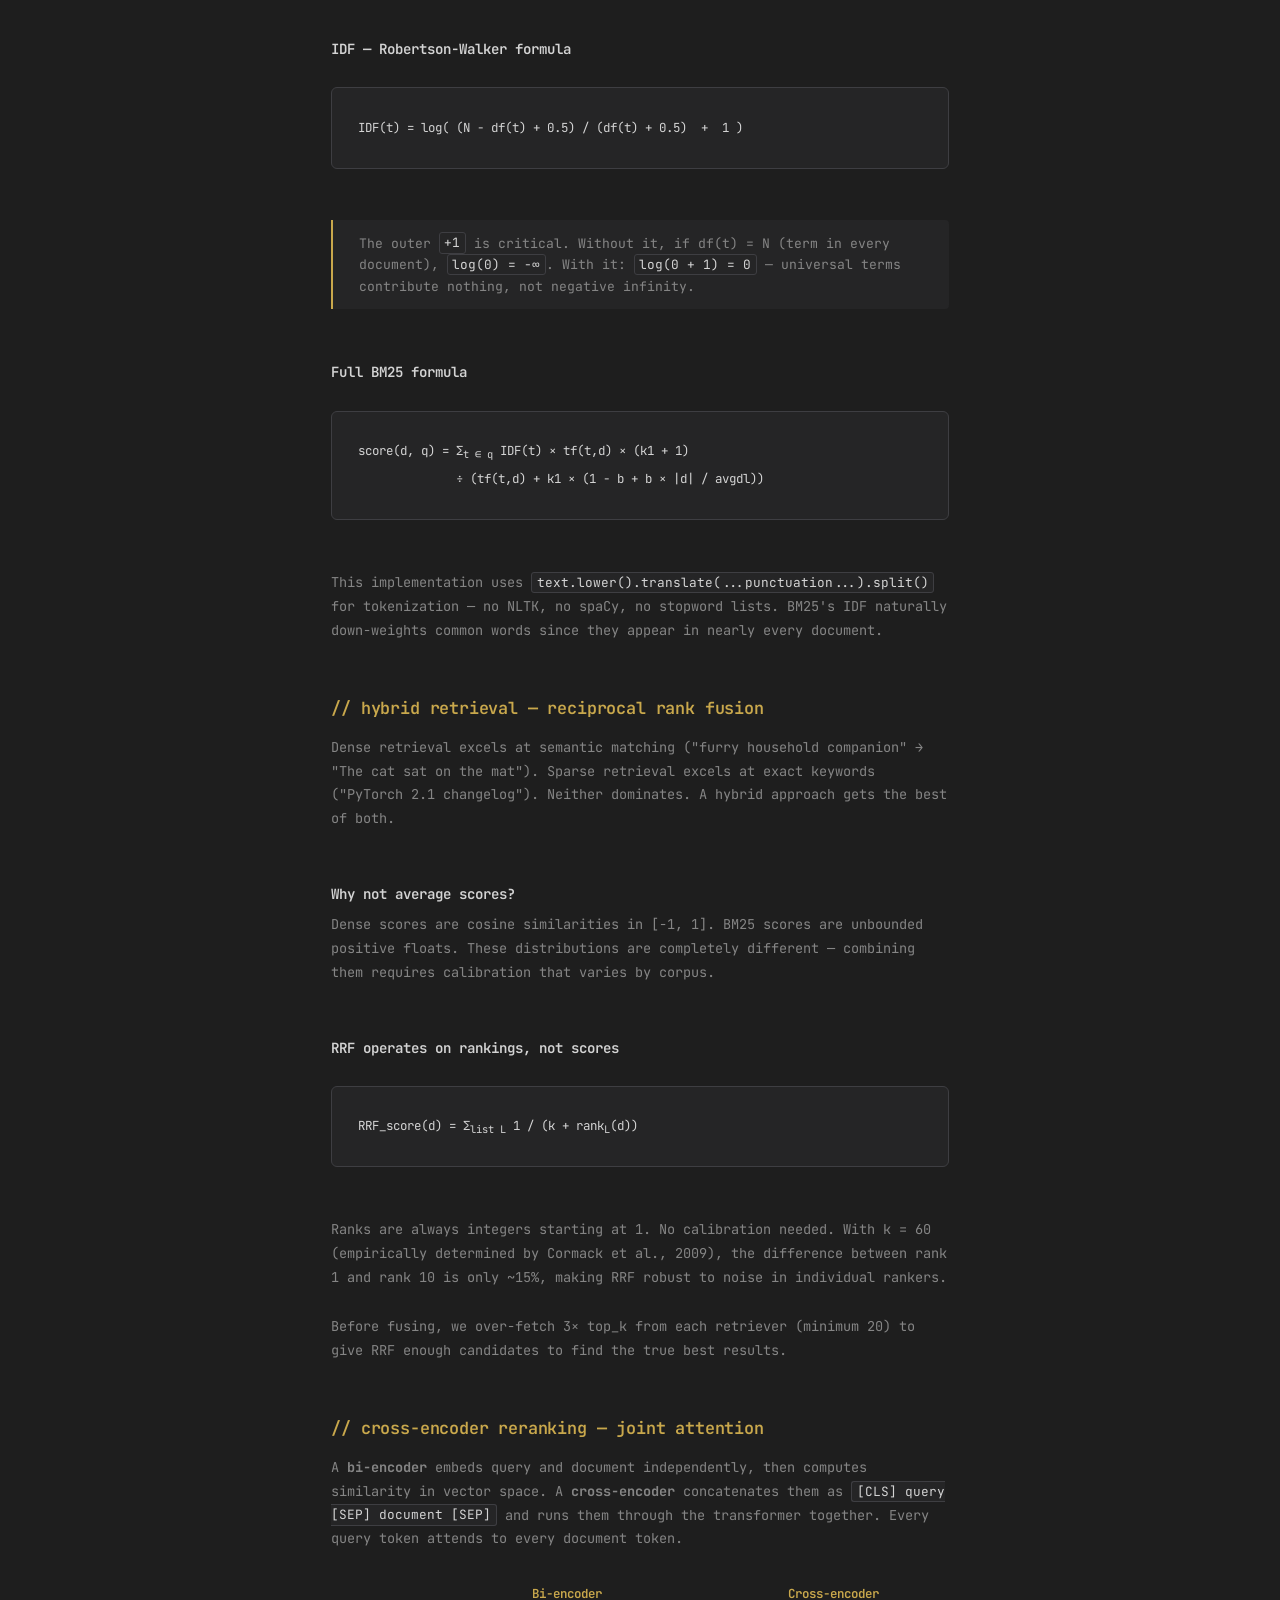
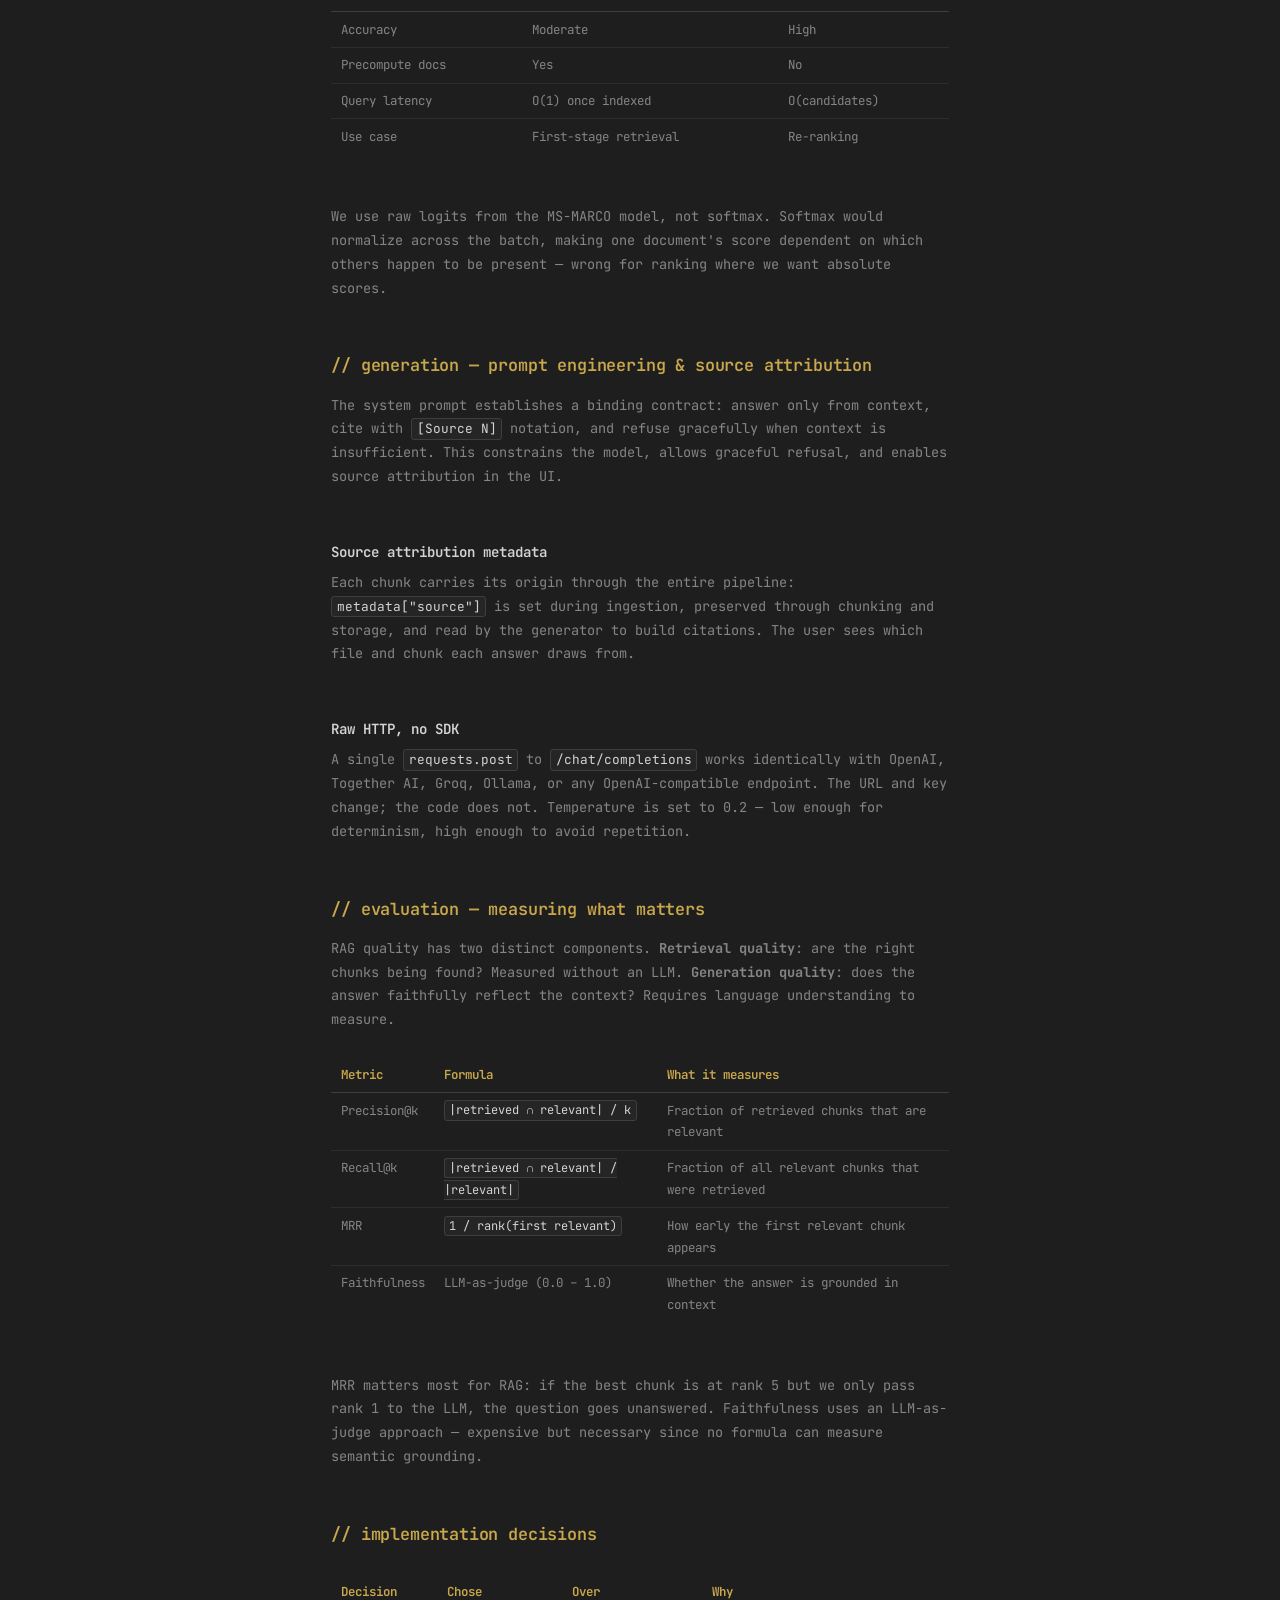
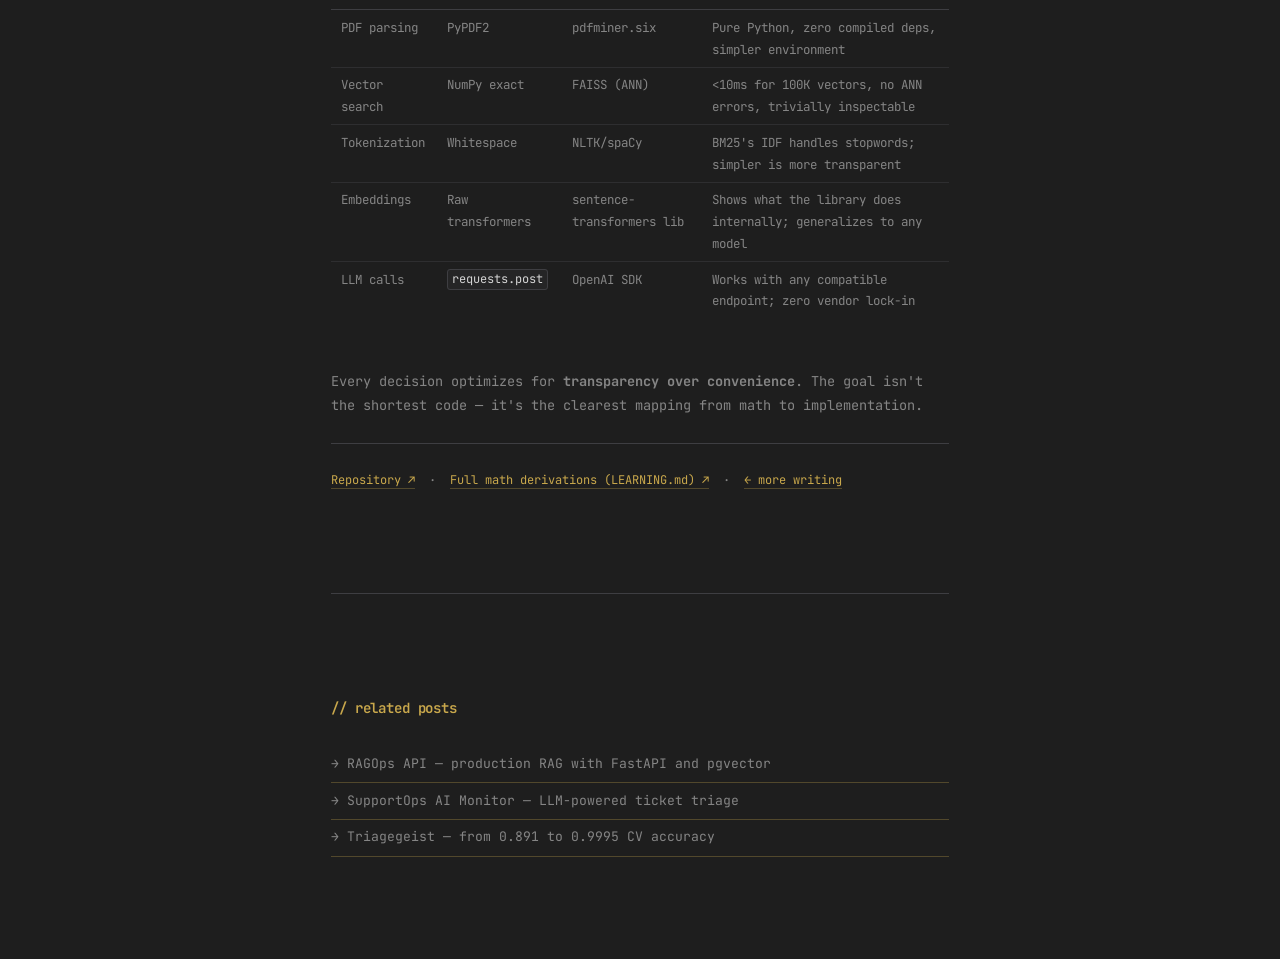
<file: Source Code/pages/blog/rag-from-scratch.html>
<!DOCTYPE html>
<html lang="en">

<head>
  <meta charset="UTF-8" />
  <meta name="viewport" content="width=device-width, initial-scale=1.0" />

  <!-- Google Analytics 4 -->
  <script async src="https://www.googletagmanager.com/gtag/js?id=G-QZEHV2ZQS2"></script>
  <script>
    window.dataLayer = window.dataLayer || [];
    function gtag(){dataLayer.push(arguments);}
    gtag('js', new Date());
    gtag('config', 'G-QZEHV2ZQS2');
  </script>

  <meta name="description"
    content="Building a complete RAG pipeline from scratch — BM25, cosine similarity, mean pooling, RRF, cross-encoder reranking. Full math derivations and implementation decisions. A learning writeup by Archit Konde." />
  <meta name="author" content="Archit Konde" />
  <meta name="robots" content="index, follow" />
  <meta name="theme-color" content="#1e1e1e" />
  <meta name="keywords" content="RAG pipeline, BM25, cosine similarity, cross-encoder reranking, reciprocal rank fusion, Python, information retrieval, Archit Konde" />

  <meta property="og:type" content="article" />
  <meta property="article:published_time" content="2026-03-13T00:00:00Z" />
  <meta property="article:author" content="https://archit-konde.github.io/" />
  <meta property="og:url" content="https://archit-konde.github.io/pages/blog/rag-from-scratch.html" />
  <meta property="og:title" content="Building RAG From Scratch — A Complete Technical Deep-Dive" />
  <meta property="og:description"
    content="Every algorithm in a RAG pipeline derived from first principles. BM25, cosine similarity, mean pooling, RRF, cross-encoder reranking, and evaluation metrics." />
  <meta property="og:locale" content="en_CA" />
  <meta property="og:image" content="https://archit-konde.github.io/assets/og-image.png" />
  <meta property="og:image:width" content="1200" />
  <meta property="og:image:height" content="630" />

  <meta name="twitter:card" content="summary_large_image" />
  <meta name="twitter:image" content="https://archit-konde.github.io/assets/og-image.png" />
  <meta name="twitter:creator" content="@architkonde" />
  <meta name="twitter:title" content="Building RAG From Scratch — A Complete Technical Deep-Dive" />
  <meta name="twitter:description"
    content="Every algorithm in a RAG pipeline derived from first principles. No LangChain, no LlamaIndex." />

  <link rel="canonical" href="https://archit-konde.github.io/pages/blog/rag-from-scratch.html" />

  <title>Building RAG From Scratch — Archit Konde</title>

  <link rel="icon"
    href="data:image/svg+xml,<svg xmlns='http://www.w3.org/2000/svg' viewBox='0 0 32 32'><rect width='32' height='32' rx='4' fill='%231e1e1e'/><text x='5' y='25' font-family='monospace' font-size='22' font-weight='bold' fill='%23C9A84C'>%3E</text></svg>" />

  <link rel="preconnect" href="https://fonts.googleapis.com" />
  <link rel="preconnect" href="https://fonts.gstatic.com" crossorigin />
  <link
    href="https://fonts.googleapis.com/css2?family=JetBrains+Mono:ital,wght@0,300;0,400;0,500;0,600;0,700;1,400&display=swap"
    rel="stylesheet" />

  <link rel="stylesheet" href="../../styles/main.min.css" />

  <style>
    /* ── Blog post layout ──────────────────────────────────────── */
    .blog-post {
      max-width: 720px;
      margin: 0 auto;
      padding: calc(var(--nav-h) + var(--s3)) var(--s4) var(--s5);
    }

    @media (max-width: 600px) {
      .blog-post {
        padding: calc(var(--nav-h) + var(--s3)) var(--s3) var(--s4);
      }
    }

    .post-meta {
      font-size: 0.72rem;
      color: var(--muted);
      margin-bottom: var(--s4);
      letter-spacing: 0.04em;
    }

    .post-meta .accent {
      margin-right: 0.4rem;
    }

    .post-title {
      font-size: clamp(1.4rem, 4vw, 2rem);
      font-weight: 700;
      line-height: 1.25;
      letter-spacing: -0.03em;
      color: var(--text);
      margin-bottom: var(--s3);
    }

    .post-body h2 {
      font-size: 1.05rem;
      font-weight: 600;
      color: var(--accent);
      margin: var(--s4) 0 var(--s2);
      letter-spacing: -0.01em;
      scroll-margin-top: calc(var(--nav-h) + 1.6rem);
    }

    .post-body h3 {
      font-size: 0.88rem;
      font-weight: 600;
      color: var(--text);
      margin: var(--s4) 0 var(--s1);
    }

    .post-body p {
      font-size: 0.85rem;
      line-height: 1.75;
      color: var(--muted);
      margin-bottom: var(--s3);
    }

    .post-body a {
      color: var(--accent);
      text-decoration: none;
      border-bottom: 1px solid rgba(201, 168, 76, 0.3);
      transition: border-color 0.2s;
    }

    .post-body a:hover {
      border-color: var(--accent);
    }

    .post-body code {
      font-family: var(--font);
      font-size: 0.80rem;
      background: var(--surface);
      border: 1px solid var(--border);
      border-radius: 3px;
      padding: 0.1em 0.35em;
      color: var(--text);
    }

    .post-body pre {
      background: var(--surface);
      border: 1px solid var(--border);
      border-radius: 6px;
      padding: var(--s3);
      overflow-x: auto;
      margin: var(--s3) 0 var(--s4);
    }

    .post-body pre code {
      background: none;
      border: none;
      padding: 0;
      font-size: 0.78rem;
      line-height: 1.6;
    }

    .arch-diagram {
      font-family: var(--font);
      font-size: 0.72rem;
      background: var(--surface);
      border: 1px solid var(--border);
      border-radius: 6px;
      padding: var(--s3);
      overflow-x: auto;
      color: var(--muted);
      white-space: pre;
      margin: var(--s3) 0 var(--s4);
      line-height: 1.5;
    }

    .arch-diagram .hl {
      color: var(--accent);
    }

    .arch-diagram .dim {
      color: var(--border);
    }

    .post-body table {
      width: 100%;
      border-collapse: collapse;
      font-size: 0.78rem;
      margin: var(--s3) 0 var(--s4);
    }

    .post-body th {
      text-align: left;
      color: var(--accent);
      border-bottom: 1px solid var(--border);
      padding: 0.4rem 0.6rem;
      font-weight: 600;
    }

    .post-body td {
      color: var(--muted);
      border-bottom: 1px solid rgba(62, 62, 66, 0.5);
      padding: 0.4rem 0.6rem;
      vertical-align: top;
    }

    .post-body tr:last-child td {
      border-bottom: none;
    }

    .post-body td code {
      font-size: 0.75rem;
    }

    .callout {
      background: var(--surface);
      border-left: 2px solid var(--accent);
      border-radius: 0 4px 4px 0;
      padding: var(--s2) var(--s3);
      margin: var(--s3) 0 var(--s4);
      font-size: 0.82rem;
      color: var(--muted);
      line-height: 1.6;
    }

    .post-divider {
      border: none;
      border-top: 1px solid var(--border);
      margin: var(--s3) 0;
    }

    .post-toc {
      background: var(--surface);
      border: 1px solid var(--border);
      border-radius: 6px;
      padding: var(--s2) var(--s3);
      margin: var(--s3) 0 var(--s4);
    }

    .toc-label {
      font-size: 0.72rem;
      color: var(--accent);
      font-weight: 600;
      margin-bottom: var(--s1);
    }

    .post-toc ul {
      padding-left: var(--s3);
      display: flex;
      flex-direction: column;
      gap: var(--s1);
    }

    .post-toc a {
      font-size: 0.78rem;
      color: var(--muted);
      border-bottom: none;
      transition: color 0.2s;
    }

    .post-toc a:hover {
      color: var(--accent);
    }

    .post-toc .accent {
      margin-right: 0.3rem;
    }

    .post-back {
      display: inline-block;
      font-size: 0.75rem;
      color: var(--accent);
      text-decoration: none;
      border-bottom: 1px solid transparent;
      margin-bottom: var(--s4);
      transition: border-color 0.2s;
    }

    .post-back:hover {
      border-color: var(--accent);
    }
  </style>

  <script type="application/ld+json">
  {
    "@context": "https://schema.org",
    "@type": "BlogPosting",
    "mainEntityOfPage": {
      "@type": "WebPage",
      "@id": "https://archit-konde.github.io/pages/blog/rag-from-scratch.html"
    },
    "headline": "Building RAG From Scratch — A Complete Technical Deep-Dive",
    "image": "https://archit-konde.github.io/assets/og-image.png",
    "author": {
      "@type": "Person",
      "name": "Archit Konde",
      "url": "https://archit-konde.github.io/"
    },
    "datePublished": "2026-03-13",
    "dateModified": "2026-03-16",
    "url": "https://archit-konde.github.io/pages/blog/rag-from-scratch.html",
    "description": "Every algorithm in a RAG pipeline derived from first principles. BM25, cosine similarity, mean pooling, RRF, cross-encoder reranking, and evaluation metrics.",
    "keywords": ["RAG pipeline", "BM25", "cosine similarity", "cross-encoder reranking", "reciprocal rank fusion", "information retrieval", "Python"],
    "publisher": {
      "@type": "Person",
      "name": "Archit Konde"
    }
  }
  </script>
  <script type="application/ld+json">
  {
    "@context": "https://schema.org",
    "@type": "BreadcrumbList",
    "itemListElement": [
      { "@type": "ListItem", "position": 1, "name": "Home", "item": "https://archit-konde.github.io/" },
      { "@type": "ListItem", "position": 2, "name": "Blog", "item": "https://archit-konde.github.io/#blog" },
      { "@type": "ListItem", "position": 3, "name": "Building RAG From Scratch" }
    ]
  }
  </script>
  <script type="application/ld+json">
  {
    "@context": "https://schema.org",
    "@type": "FAQPage",
    "mainEntity": [
      {
        "@type": "Question",
        "name": "How do you build a RAG pipeline from scratch in Python?",
        "acceptedAnswer": {
          "@type": "Answer",
          "text": "A RAG pipeline has two phases: indexing (load documents, chunk text, embed into vectors, store in a vector database) and querying (embed the query, retrieve candidates from dense and sparse indexes, fuse rankings with Reciprocal Rank Fusion, rerank with a cross-encoder, and generate an answer grounded in retrieved context). Key components include BM25 for sparse retrieval, sentence-transformers for dense embeddings, and cross-encoder models for reranking."
        }
      },
      {
        "@type": "Question",
        "name": "What is Reciprocal Rank Fusion in RAG?",
        "acceptedAnswer": {
          "@type": "Answer",
          "text": "Reciprocal Rank Fusion (RRF) is a technique for combining results from multiple retrieval methods (e.g., BM25 sparse search and dense vector search) into a single ranked list. Each document's score is calculated as the sum of 1/(k + rank) across all retrieval methods, where k is a constant (typically 60). This approach is rank-based rather than score-based, making it robust to different score distributions across retrieval methods."
        }
      },
      {
        "@type": "Question",
        "name": "What is cross-encoder reranking in a RAG pipeline?",
        "acceptedAnswer": {
          "@type": "Answer",
          "text": "Cross-encoder reranking is a second-stage ranking step that takes the top candidates from initial retrieval and re-scores them using a model that processes the query and document together (rather than independently). This produces more accurate relevance scores than bi-encoder embeddings because it can attend to fine-grained interactions between query and document tokens. Models like ms-marco-MiniLM are commonly used."
        }
      }
    ]
  }
  </script>
</head>

<body oncontextmenu="return false;">

  <!-- Navigation (mirrors main site) -->
  <nav id="navbar">
    <a href="../../index.html" class="nav-brand">
      archit<span class="accent">@</span>portfolio<span class="accent">:~$</span>
    </a>
    <ul class="nav-links">
      <li><a href="../../index.html#about"><span class="nav-slash">./</span>about</a></li>
      <li><a href="../../index.html#experience"><span class="nav-slash">./</span>experience</a></li>
      <li><a href="../../index.html#skills"><span class="nav-slash">./</span>skills</a></li>
      <li><a href="../../index.html#projects"><span class="nav-slash">./</span>projects</a></li>
      <li><a href="../../index.html#github"><span class="nav-slash">./</span>github</a></li>
      <li><a href="../../index.html#blog"><span class="nav-slash">./</span>blog</a></li>
      <li><a href="../../index.html#contact"><span class="nav-slash">./</span>contact</a></li>
    </ul>
  </nav>

  <main class="blog-post">

    <a href="../../index.html#blog" class="post-back">&larr; back to blog</a>

    <div class="post-meta">
      <span class="accent">$</span> cat ./blog/rag-from-scratch.md
      &nbsp;&middot;&nbsp; March 2026 &nbsp;&middot;&nbsp; ~15 min read
    </div>

    <h1 class="post-title">Building RAG From Scratch<br>&mdash; A Complete Technical Deep-Dive</h1>

    <hr class="post-divider" />

    <div class="post-body">

      <nav class="post-toc" aria-label="Table of contents">
        <p class="toc-label">$ jump to:</p>
        <ul>
          <li><a href="#what-is-rag"><span class="accent">&rarr;</span> what is RAG and why?</a></li>
          <li><a href="#chunking"><span class="accent">&rarr;</span> recursive text chunking</a></li>
          <li><a href="#embeddings"><span class="accent">&rarr;</span> sentence embeddings &mdash; mean pooling</a></li>
          <li><a href="#vectorstore"><span class="accent">&rarr;</span> vector store &mdash; cosine sim as dot product</a></li>
          <li><a href="#bm25"><span class="accent">&rarr;</span> BM25 &mdash; sparse retrieval from first principles</a></li>
          <li><a href="#hybrid"><span class="accent">&rarr;</span> hybrid retrieval &mdash; reciprocal rank fusion</a></li>
          <li><a href="#reranking"><span class="accent">&rarr;</span> cross-encoder reranking</a></li>
          <li><a href="#generation"><span class="accent">&rarr;</span> generation &mdash; prompt engineering &amp; attribution</a></li>
          <li><a href="#evaluation"><span class="accent">&rarr;</span> evaluation &mdash; measuring what matters</a></li>
          <li><a href="#decisions"><span class="accent">&rarr;</span> implementation decisions</a></li>
        </ul>
      </nav>

      <p>Large language models are trained on static snapshots of the internet. They cannot know about documents you
        wrote last week, the internal policy PDF sitting on your server, or a research paper published after their
        training cutoff. They also hallucinate &mdash; they fill knowledge gaps with plausible-sounding but fabricated text.</p>

      <p><strong>Retrieval-Augmented Generation</strong> (RAG) solves both problems. Instead of asking the model to recall
        facts from its weights, you store your documents in a searchable index, retrieve the most relevant passages when a
        question arrives, stuff those passages into the prompt as context, and ask the model to answer <em>only from that
        context</em>. The model becomes a reading comprehension engine over a knowledge base you control.</p>

      <p>I wanted to understand every layer of this &mdash; not by calling <code>langchain.RetrievalQA()</code>, but by
        deriving each algorithm from scratch and implementing it by hand. No frameworks, no abstractions. Nine components,
        each in its own file, each with its own math.</p>

      <div class="arch-diagram"><span class="hl">ingestion</span> <span class="dim">&rarr;</span> <span class="hl">chunker</span> <span class="dim">&rarr;</span> <span class="hl">embeddings</span> <span class="dim">&rarr;</span> <span class="hl">vectorstore</span>
                                                 <span class="dim">&darr;</span>
<span class="hl">query</span> <span class="dim">&rarr;</span> <span class="hl">embeddings</span> <span class="dim">&rarr;</span> <span class="hl">retriever</span> <span class="dim">(hybrid)</span> <span class="dim">&rarr;</span> <span class="hl">reranker</span> <span class="dim">&rarr;</span> <span class="hl">generator</span>
                     <span class="dim">&uarr;</span>
                  <span class="hl">bm25</span></div>

      <!-- ── Section 1: What is RAG ──────────────────────────────── -->
      <h2 id="what-is-rag">// what is RAG and why?</h2>

      <p>The pipeline has two phases. <strong>Indexing</strong> happens once: load documents, split into chunks, embed
        into vectors, store in the vector database. <strong>Querying</strong> happens on every user request: embed the
        query, retrieve candidates from both dense (vector) and sparse (BM25) indexes, fuse rankings, rerank with a
        cross-encoder, and generate an answer grounded in the retrieved context.</p>

      <p>Every component is a separate Python file. Every file maps to one section in this writeup.</p>

      <!-- ── Section 2: Chunking ─────────────────────────────────── -->
      <h2 id="chunking">// recursive text chunking</h2>

      <p>Embedding models have a fixed maximum input length. <code>all-MiniLM-L6-v2</code> handles at most 256 tokens.
        You cannot embed a 50-page PDF as a single vector &mdash; even if it fit, the resulting vector would be a diffuse
        average of everything, matching nothing well.</p>

      <p>Chunking splits documents into passages that fit within the model's window, are semantically coherent, and
        overlap slightly so information at boundaries isn't lost.</p>

      <h3>Why "recursive"?</h3>

      <p>A naive approach splits on <code>\n\n</code>. But what if a paragraph is still 2,000 characters? You split on
        <code>\n</code>. Still too long? Split on <code>". "</code>. Still? On <code>" "</code>. Still? Hard-slice by
        character. This hierarchy of separators is the "recursive" part &mdash; try the most semantically meaningful
        separator first, then fall back progressively.</p>

      <h3>The overlap window</h3>

      <p>After splitting, short pieces are merged back into full-sized chunks using a sliding deque. When the window fills,
        emit the current chunk, then pop from the left until only <code>chunk_overlap</code> characters remain. That
        retained tail becomes the start of the next chunk, preventing a question about a concept that straddles two
        chunks from missing context entirely.</p>

      <h3>Position reconstruction</h3>

      <p>Each chunk needs <code>start_char</code> and <code>end_char</code> positions in the original text for source
        attribution. A forward cursor tracks position: <code>text.find(chunk, cursor)</code> always starts from roughly
        the right place, avoiding backtracking.</p>

      <!-- ── Section 3: Embeddings ───────────────────────────────── -->
      <h2 id="embeddings">// sentence embeddings &mdash; mean pooling</h2>

      <p>A sentence embedding maps a variable-length string to a fixed-length vector in &Ropf;<sup>d</sup> such that
        semantically similar sentences are geometrically close. <code>all-MiniLM-L6-v2</code> outputs 384-dimensional
        vectors.</p>

      <h3>Why not the [CLS] token?</h3>

      <p>BERT-family models prepend a <code>[CLS]</code> token whose final hidden state is used for classification.
        For sentence similarity, <strong>mean pooling</strong> &mdash; averaging all token embeddings weighted by the
        attention mask &mdash; produces significantly better representations. This is what sentence-transformers were
        fine-tuned to use.</p>

      <h3>The math</h3>

      <p>The model outputs <code>last_hidden_state</code> of shape <code>(B, T, D)</code>. Not all T tokens are real &mdash;
        padding fills shorter sequences. The attention mask is a <code>(B, T)</code> binary tensor.</p>

      <pre><code>mask_expanded = attention_mask.unsqueeze(-1).expand_as(token_embeddings)
# shape: (B, T, D)

sum_embeddings = torch.sum(token_embeddings * mask_expanded, dim=1)
# shape: (B, D) — sum of real token embeddings only

sum_mask = torch.clamp(mask_expanded.sum(dim=1), min=1e-9)
# shape: (B, D) — count of real tokens

pooled = sum_embeddings / sum_mask
# shape: (B, D) — mean of real token embeddings</code></pre>

      <div class="callout">
        The <code>.unsqueeze(-1)</code> adds a trailing dimension so the mask broadcasts across D.
        Forgetting <code>.expand_as()</code> is the most common implementation bug &mdash; you get a shape mismatch
        or incorrect broadcast silently.
      </div>

      <h3>L2 normalization</h3>

      <p>After pooling, normalize each vector to unit length with <code>np.clip(norms, 1e-12, None)</code> to prevent
        division by zero. This converts cosine similarity into a simple dot product.</p>

      <!-- ── Section 4: Vector Store ─────────────────────────────── -->
      <h2 id="vectorstore">// vector store &mdash; cosine similarity as dot product</h2>

      <p>For two vectors <strong>a</strong> and <strong>b</strong>:</p>

      <pre><code>cosine_similarity(a, b) = (a &middot; b) / (&Vert;a&Vert; &middot; &Vert;b&Vert;)</code></pre>

      <p>If all stored vectors are L2-normalized (&Vert;v&Vert; = 1), then cosine similarity = dot product. A dot product
        against the entire matrix is a single BLAS call:</p>

      <pre><code>scores = self._embeddings @ query_embedding   # (N, D) @ (D,) &rarr; (N,)</code></pre>

      <p>This is O(N &times; D) and runs in microseconds for tens of thousands of chunks.</p>

      <h3>Top-k without full sort</h3>

      <p><code>np.argpartition</code> is a quickselect variant &mdash; it finds the k largest values in O(N) without
        sorting everything. We then sort only those k candidates: O(k log k) instead of O(N log N).</p>

      <!-- ── Section 5: BM25 ─────────────────────────────────────── -->
      <h2 id="bm25">// BM25 &mdash; sparse retrieval from first principles</h2>

      <p>Classic TF-IDF has two problems: term frequency is unbounded (mentioning "cat" 100 times scores 10&times; higher
        than 10 times, but both clearly discuss cats), and longer documents naturally have higher TF even for the same
        density.</p>

      <h3>BM25 fixes both</h3>

      <p><strong>TF saturation</strong> (k1 = 1.5): As tf &rarr; &infin;, the score approaches (k1 + 1). Mentioning a
        term 100 times is only slightly better than 10 times.</p>

      <p><strong>Length normalization</strong> (b = 0.75): A document twice the average length is penalized but not
        eliminated. The formula divides by <code>1 - b + b &times; |d|/avgdl</code>.</p>

      <h3>IDF &mdash; Robertson-Walker formula</h3>

      <pre><code>IDF(t) = log( (N - df(t) + 0.5) / (df(t) + 0.5)  +  1 )</code></pre>

      <div class="callout">
        The outer <code>+1</code> is critical. Without it, if df(t) = N (term in every document),
        <code>log(0) = -&infin;</code>. With it: <code>log(0 + 1) = 0</code> &mdash; universal terms contribute nothing,
        not negative infinity.
      </div>

      <h3>Full BM25 formula</h3>

      <pre><code>score(d, q) = &Sigma;<sub>t &isin; q</sub> IDF(t) &times; tf(t,d) &times; (k1 + 1)
              &divide; (tf(t,d) + k1 &times; (1 - b + b &times; |d| / avgdl))</code></pre>

      <p>This implementation uses <code>text.lower().translate(...punctuation...).split()</code> for tokenization &mdash;
        no NLTK, no spaCy, no stopword lists. BM25's IDF naturally down-weights common words since they appear in
        nearly every document.</p>

      <!-- ── Section 6: Hybrid Retrieval ─────────────────────────── -->
      <h2 id="hybrid">// hybrid retrieval &mdash; reciprocal rank fusion</h2>

      <p>Dense retrieval excels at semantic matching ("furry household companion" &rarr; "The cat sat on the mat").
        Sparse retrieval excels at exact keywords ("PyTorch 2.1 changelog"). Neither dominates. A hybrid approach
        gets the best of both.</p>

      <h3>Why not average scores?</h3>

      <p>Dense scores are cosine similarities in [-1, 1]. BM25 scores are unbounded positive floats. These distributions
        are completely different &mdash; combining them requires calibration that varies by corpus.</p>

      <h3>RRF operates on rankings, not scores</h3>

      <pre><code>RRF_score(d) = &Sigma;<sub>list L</sub> 1 / (k + rank<sub>L</sub>(d))</code></pre>

      <p>Ranks are always integers starting at 1. No calibration needed. With k = 60 (empirically determined by
        Cormack et al., 2009), the difference between rank 1 and rank 10 is only ~15%, making RRF robust to noise
        in individual rankers.</p>

      <p>Before fusing, we over-fetch 3&times; top_k from each retriever (minimum 20) to give RRF enough candidates to
        find the true best results.</p>

      <!-- ── Section 7: Cross-Encoder Reranking ──────────────────── -->
      <h2 id="reranking">// cross-encoder reranking &mdash; joint attention</h2>

      <p>A <strong>bi-encoder</strong> embeds query and document independently, then computes similarity in vector space.
        A <strong>cross-encoder</strong> concatenates them as <code>[CLS] query [SEP] document [SEP]</code> and runs them
        through the transformer together. Every query token attends to every document token.</p>

      <table>
        <thead>
          <tr>
            <th></th>
            <th>Bi-encoder</th>
            <th>Cross-encoder</th>
          </tr>
        </thead>
        <tbody>
          <tr>
            <td>Accuracy</td>
            <td>Moderate</td>
            <td>High</td>
          </tr>
          <tr>
            <td>Precompute docs</td>
            <td>Yes</td>
            <td>No</td>
          </tr>
          <tr>
            <td>Query latency</td>
            <td>O(1) once indexed</td>
            <td>O(candidates)</td>
          </tr>
          <tr>
            <td>Use case</td>
            <td>First-stage retrieval</td>
            <td>Re-ranking</td>
          </tr>
        </tbody>
      </table>

      <p>We use raw logits from the MS-MARCO model, not softmax. Softmax would normalize across the batch, making one
        document's score dependent on which others happen to be present &mdash; wrong for ranking where we want
        absolute scores.</p>

      <!-- ── Section 8: Generation ───────────────────────────────── -->
      <h2 id="generation">// generation &mdash; prompt engineering &amp; source attribution</h2>

      <p>The system prompt establishes a binding contract: answer only from context, cite with <code>[Source N]</code>
        notation, and refuse gracefully when context is insufficient. This constrains the model, allows graceful
        refusal, and enables source attribution in the UI.</p>

      <h3>Source attribution metadata</h3>

      <p>Each chunk carries its origin through the entire pipeline: <code>metadata["source"]</code> is set during
        ingestion, preserved through chunking and storage, and read by the generator to build citations. The user
        sees which file and chunk each answer draws from.</p>

      <h3>Raw HTTP, no SDK</h3>

      <p>A single <code>requests.post</code> to <code>/chat/completions</code> works identically with OpenAI, Together AI,
        Groq, Ollama, or any OpenAI-compatible endpoint. The URL and key change; the code does not.
        Temperature is set to 0.2 &mdash; low enough for determinism, high enough to avoid repetition.</p>

      <!-- ── Section 9: Evaluation ───────────────────────────────── -->
      <h2 id="evaluation">// evaluation &mdash; measuring what matters</h2>

      <p>RAG quality has two distinct components. <strong>Retrieval quality</strong>: are the right chunks being found?
        Measured without an LLM. <strong>Generation quality</strong>: does the answer faithfully reflect the context?
        Requires language understanding to measure.</p>

      <table>
        <thead>
          <tr>
            <th>Metric</th>
            <th>Formula</th>
            <th>What it measures</th>
          </tr>
        </thead>
        <tbody>
          <tr>
            <td>Precision@k</td>
            <td><code>|retrieved &cap; relevant| / k</code></td>
            <td>Fraction of retrieved chunks that are relevant</td>
          </tr>
          <tr>
            <td>Recall@k</td>
            <td><code>|retrieved &cap; relevant| / |relevant|</code></td>
            <td>Fraction of all relevant chunks that were retrieved</td>
          </tr>
          <tr>
            <td>MRR</td>
            <td><code>1 / rank(first relevant)</code></td>
            <td>How early the first relevant chunk appears</td>
          </tr>
          <tr>
            <td>Faithfulness</td>
            <td>LLM-as-judge (0.0 &ndash; 1.0)</td>
            <td>Whether the answer is grounded in context</td>
          </tr>
        </tbody>
      </table>

      <p>MRR matters most for RAG: if the best chunk is at rank 5 but we only pass rank 1 to the LLM, the question
        goes unanswered. Faithfulness uses an LLM-as-judge approach &mdash; expensive but necessary since no formula
        can measure semantic grounding.</p>

      <!-- ── Section 10: Implementation Decisions ────────────────── -->
      <h2 id="decisions">// implementation decisions</h2>

      <table>
        <thead>
          <tr>
            <th>Decision</th>
            <th>Chose</th>
            <th>Over</th>
            <th>Why</th>
          </tr>
        </thead>
        <tbody>
          <tr>
            <td>PDF parsing</td>
            <td>PyPDF2</td>
            <td>pdfminer.six</td>
            <td>Pure Python, zero compiled deps, simpler environment</td>
          </tr>
          <tr>
            <td>Vector search</td>
            <td>NumPy exact</td>
            <td>FAISS (ANN)</td>
            <td>&lt;10ms for 100K vectors, no ANN errors, trivially inspectable</td>
          </tr>
          <tr>
            <td>Tokenization</td>
            <td>Whitespace</td>
            <td>NLTK/spaCy</td>
            <td>BM25's IDF handles stopwords; simpler is more transparent</td>
          </tr>
          <tr>
            <td>Embeddings</td>
            <td>Raw transformers</td>
            <td>sentence-transformers lib</td>
            <td>Shows what the library does internally; generalizes to any model</td>
          </tr>
          <tr>
            <td>LLM calls</td>
            <td><code>requests.post</code></td>
            <td>OpenAI SDK</td>
            <td>Works with any compatible endpoint; zero vendor lock-in</td>
          </tr>
        </tbody>
      </table>

      <p>Every decision optimizes for <strong>transparency over convenience</strong>. The goal isn't the shortest code &mdash;
        it's the clearest mapping from math to implementation.</p>

      <hr class="post-divider" />

      <p style="font-size: 0.75rem;">
        <a href="https://github.com/Archit-Konde/RAG" target="_blank" rel="noopener noreferrer">Repository &nearr;</a>
        &nbsp;&middot;&nbsp;
        <a href="https://github.com/Archit-Konde/RAG/blob/master/docs/LEARNING.md" target="_blank"
          rel="noopener noreferrer">Full math derivations (LEARNING.md) &nearr;</a>
        &nbsp;&middot;&nbsp;
        <a href="../../index.html#blog">&larr; more writing</a>
      </p>

      <div style="margin-top:6.4rem;padding-top:3.2rem;border-top:1px solid var(--border);">
        <h2 style="font-size:0.88rem;color:var(--accent);margin-bottom:1.6rem;">// related posts</h2>
        <a href="ragops-api.html" style="display:block;font-size:0.82rem;color:var(--muted);text-decoration:none;padding:0.4rem 0;transition:color 0.2s;" onmouseover="this.style.color='var(--accent)'" onmouseout="this.style.color='var(--muted)'">&rarr; RAGOps API &mdash; production RAG with FastAPI and pgvector</a>
        <a href="supportops-ai-monitor.html" style="display:block;font-size:0.82rem;color:var(--muted);text-decoration:none;padding:0.4rem 0;transition:color 0.2s;" onmouseover="this.style.color='var(--accent)'" onmouseout="this.style.color='var(--muted)'">&rarr; SupportOps AI Monitor &mdash; LLM-powered ticket triage</a>
        <a href="triagegeist-solution.html" style="display:block;font-size:0.82rem;color:var(--muted);text-decoration:none;padding:0.4rem 0;transition:color 0.2s;" onmouseover="this.style.color='var(--accent)'" onmouseout="this.style.color='var(--muted)'">&rarr; Triagegeist &mdash; from 0.891 to 0.9995 CV accuracy</a>
      </div>

    </div><!-- /.post-body -->

  </main>

  <!-- Command Palette -->
  <div id="cmd-palette" class="cmd-palette" role="dialog" aria-modal="true" aria-label="Command palette" hidden>
    <div class="cmd-backdrop"></div>
    <div class="cmd-modal">
      <div class="cmd-input-row">
        <span class="cmd-icon">&gt;</span>
        <input id="cmd-input" class="cmd-search" type="text" placeholder="Type a command..." autocomplete="off"
          spellcheck="false" />
        <kbd class="cmd-kbd">ESC</kbd>
      </div>
      <ul id="cmd-list" class="cmd-list" role="listbox"></ul>
      <div class="cmd-footer">
        <span><kbd>&#8593;&#8595;</kbd> navigate</span>
        <span><kbd>&#8629;</kbd> select</span>
        <span><kbd>esc</kbd> close</span>
      </div>
    </div>
  </div>

  <button id="cmd-pal-btn" class="cmd-pal-btn" aria-label="Open command palette">
    <span class="accent">></span>&nbsp;Ctrl+K
  </button>

  <script src="../../scripts/app.min.js"></script>
</body>

</html>
</file>
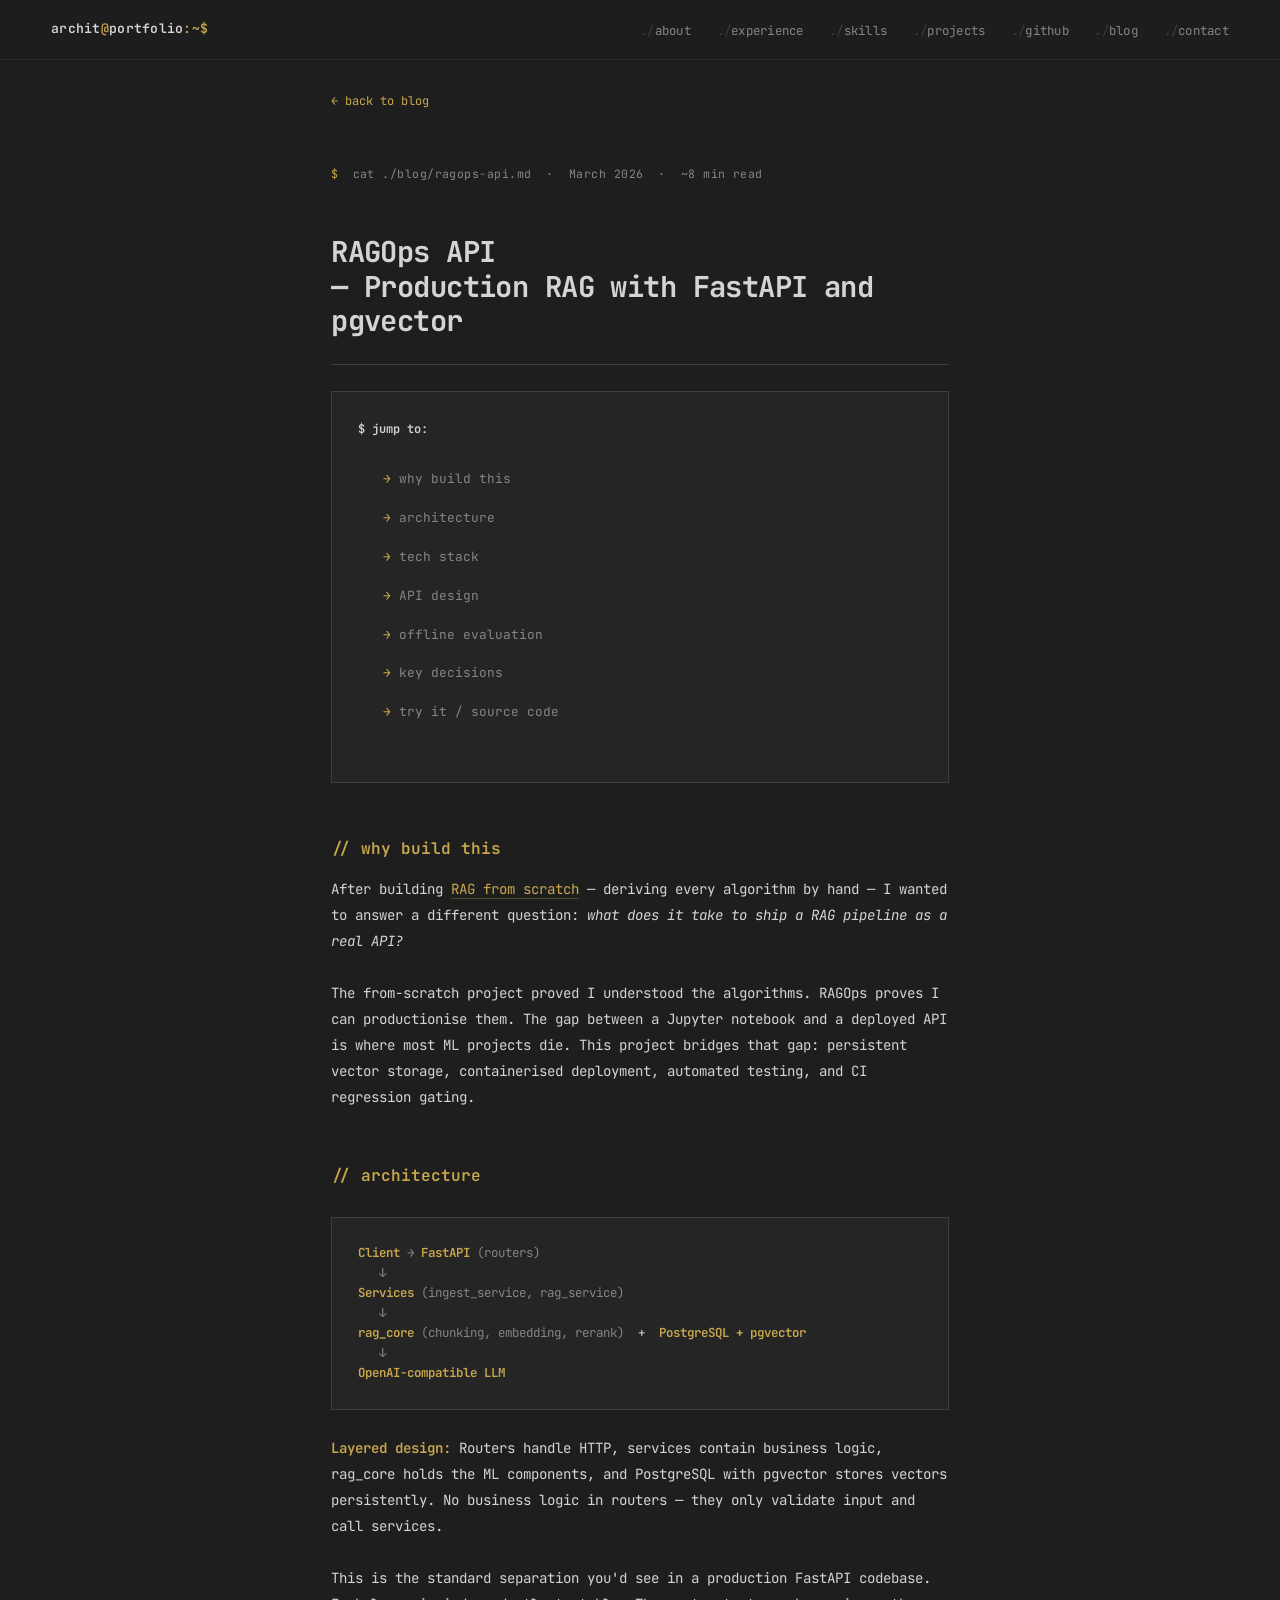
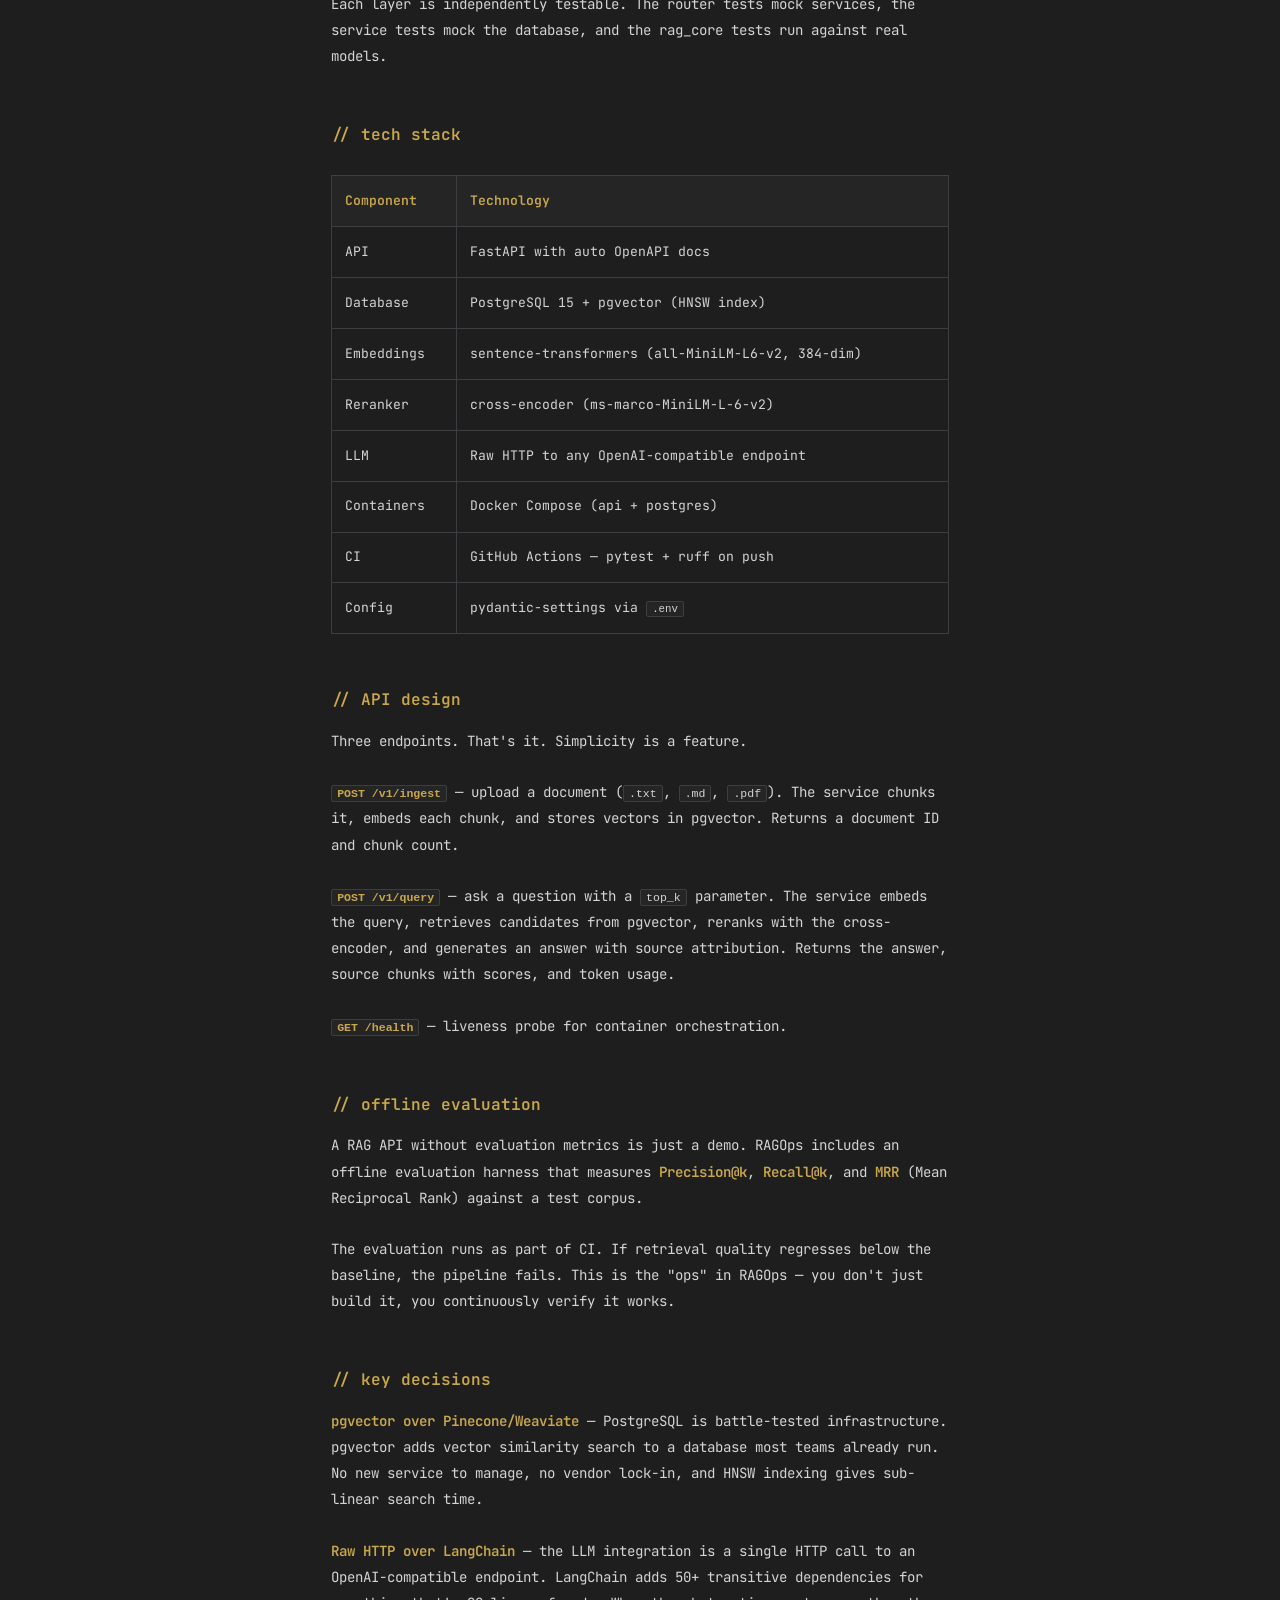
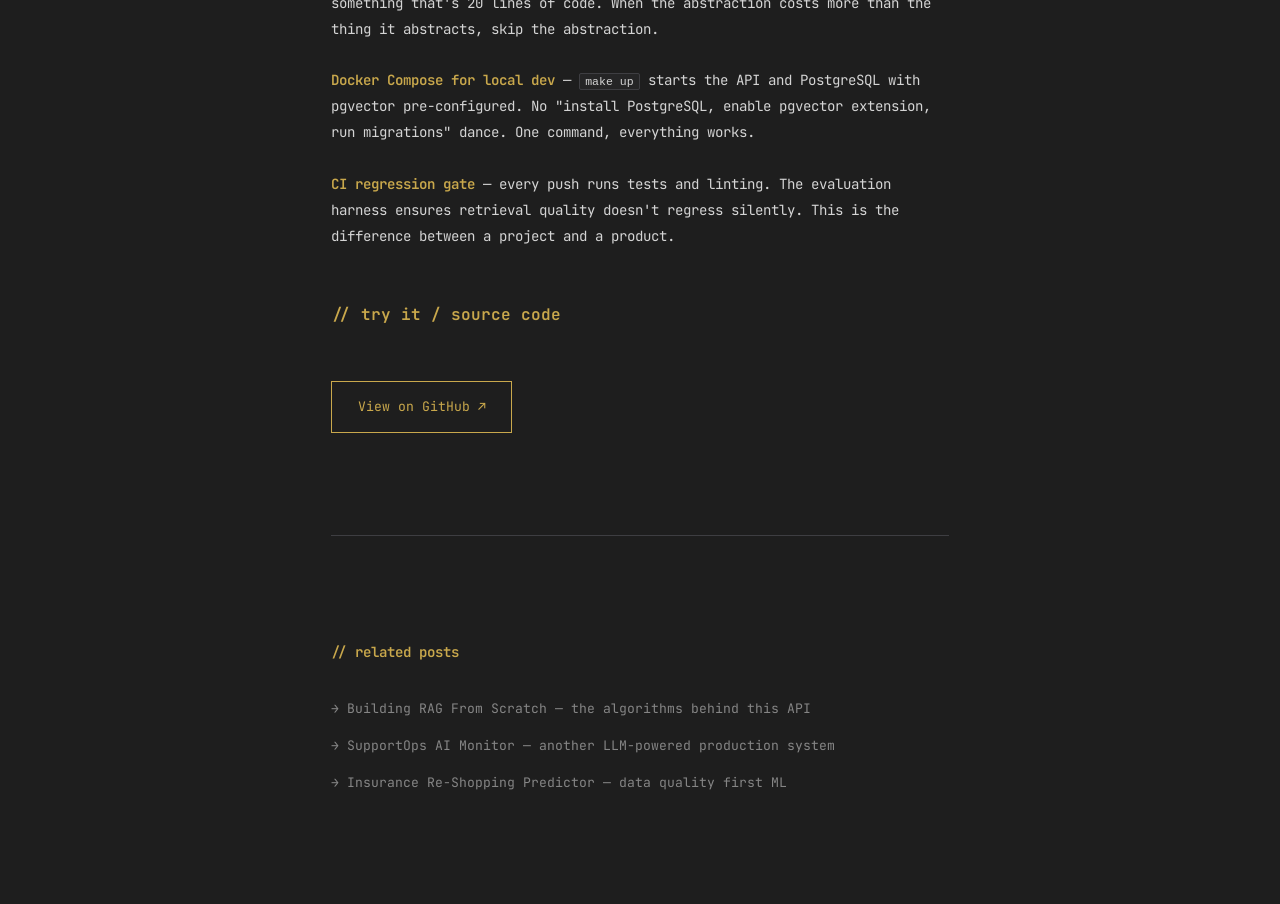
<file: Source Code/pages/blog/ragops-api.html>
<!DOCTYPE html>
<html lang="en">

<head>
  <meta charset="UTF-8" />
  <meta name="viewport" content="width=device-width, initial-scale=1.0" />

  <!-- Google Analytics 4 -->
  <script async src="https://www.googletagmanager.com/gtag/js?id=G-QZEHV2ZQS2"></script>
  <script>
    window.dataLayer = window.dataLayer || [];
    function gtag(){dataLayer.push(arguments);}
    gtag('js', new Date());
    gtag('config', 'G-QZEHV2ZQS2');
  </script>

  <meta name="description"
    content="RAGOps API — building a production RAG service with FastAPI, PostgreSQL pgvector, Docker Compose, and CI regression gating. Upgrading a from-scratch pipeline to a real API. A learning writeup by Archit Konde." />
  <meta name="author" content="Archit Konde" />
  <meta name="robots" content="index, follow" />
  <meta name="theme-color" content="#1e1e1e" />
  <meta name="keywords" content="RAG API, FastAPI, pgvector, PostgreSQL, production RAG, Docker, vector database, sentence-transformers, Archit Konde" />

  <meta property="og:type" content="article" />
  <meta property="article:published_time" content="2026-03-24T00:00:00Z" />
  <meta property="article:author" content="https://archit-konde.github.io/" />
  <meta property="og:url" content="https://archit-konde.github.io/pages/blog/ragops-api.html" />
  <meta property="og:title" content="RAGOps — Production RAG with FastAPI and pgvector" />
  <meta property="og:description"
    content="Upgrading a from-scratch RAG pipeline to a production API with FastAPI, PostgreSQL pgvector, and CI regression gating." />
  <meta property="og:locale" content="en_CA" />
  <meta property="og:image" content="https://archit-konde.github.io/assets/og-image.png" />
  <meta property="og:image:width" content="1200" />
  <meta property="og:image:height" content="630" />

  <meta name="twitter:card" content="summary_large_image" />
  <meta name="twitter:image" content="https://archit-konde.github.io/assets/og-image.png" />
  <meta name="twitter:creator" content="@architkonde" />
  <meta name="twitter:title" content="RAGOps — Production RAG with FastAPI and pgvector" />
  <meta name="twitter:description"
    content="From-scratch RAG pipeline upgraded to a containerised, testable API with CI regression gating." />

  <link rel="canonical" href="https://archit-konde.github.io/pages/blog/ragops-api.html" />

  <title>RAGOps API — Archit Konde</title>

  <link rel="icon"
    href="data:image/svg+xml,<svg xmlns='http://www.w3.org/2000/svg' viewBox='0 0 32 32'><rect width='32' height='32' rx='4' fill='%231e1e1e'/><text x='5' y='25' font-family='monospace' font-size='22' font-weight='bold' fill='%23C9A84C'>%3E</text></svg>" />

  <link rel="preconnect" href="https://fonts.googleapis.com" />
  <link rel="preconnect" href="https://fonts.gstatic.com" crossorigin />
  <link
    href="https://fonts.googleapis.com/css2?family=JetBrains+Mono:ital,wght@0,300;0,400;0,500;0,600;0,700;1,400&display=swap"
    rel="stylesheet" />

  <link rel="stylesheet" href="../../styles/main.min.css" />

  <style>
    .blog-post {
      max-width: 720px;
      margin: 0 auto;
      padding: calc(var(--nav-h) + var(--s3)) var(--s4) var(--s5);
    }

    @media (max-width: 600px) {
      .blog-post { padding: calc(var(--nav-h) + var(--s3)) var(--s3) var(--s4); }
    }

    .post-meta { font-size: 0.72rem; color: var(--muted); margin-bottom: var(--s4); letter-spacing: 0.04em; }
    .post-meta .accent { margin-right: 0.4rem; }

    .post-title {
      font-size: 1.8rem;
      font-weight: 700;
      color: var(--text);
      line-height: 1.2;
      letter-spacing: -0.02em;
      margin-bottom: var(--s3);
    }

    @media (max-width: 600px) { .post-title { font-size: 1.4rem; } }

    .post-divider { border: none; border-top: 1px solid var(--border); margin: var(--s3) 0; }

    .post-body { font-size: 0.88rem; line-height: 1.85; }
    .post-body h2 { font-size: 1rem; color: var(--accent); margin: var(--s4) 0 var(--s2); font-weight: 600; }
    .post-body h3 { font-size: 0.92rem; color: var(--text); margin: var(--s3) 0 var(--s2); font-weight: 600; }
    .post-body p { margin-bottom: var(--s3); color: var(--text); }
    .post-body strong { color: var(--accent); font-weight: 600; }
    .post-body code { background: var(--surface); border: 1px solid var(--border); padding: 1px 5px; font-size: 0.82em; border-radius: 2px; }
    .post-body ul, .post-body ol { margin: var(--s2) 0 var(--s3) var(--s3); }
    .post-body li { margin-bottom: var(--s1); }
    .post-body li::before { content: '\2192'; color: var(--accent); margin-right: 0.5rem; }
    .post-toc li::before { content: none; }

    .post-toc { background: var(--surface); border: 1px solid var(--border); padding: var(--s3); margin-bottom: var(--s4); }
    .toc-label { font-size: 0.75rem; color: var(--accent); margin-bottom: var(--s2); font-weight: 600; }
    .post-toc ul { display: flex; flex-direction: column; gap: var(--s1); }
    .post-toc a { font-size: 0.8rem; color: var(--muted); text-decoration: none; transition: color var(--ease); }
    .post-toc a:hover { color: var(--accent); }

    .arch-diagram { background: var(--surface); border: 1px solid var(--border); padding: var(--s3); font-size: 0.78rem; white-space: pre; overflow-x: auto; margin: var(--s3) 0; line-height: 1.6; }
    .arch-diagram .hl { color: var(--accent); font-weight: 600; }
    .arch-diagram .dim { color: var(--muted); }

    .tech-table { width: 100%; border-collapse: collapse; margin: var(--s3) 0; font-size: 0.82rem; }
    .tech-table th, .tech-table td { border: 1px solid var(--border); padding: var(--s2); text-align: left; }
    .tech-table th { background: var(--surface); color: var(--accent); font-weight: 600; }
    .tech-table td { color: var(--text); }

    .cta-block { display: flex; gap: var(--s3); margin: var(--s4) 0; flex-wrap: wrap; }
    .cta-btn { display: inline-block; font-size: 0.82rem; color: var(--accent); border: 1px solid var(--accent); padding: var(--s2) var(--s3); text-decoration: none; transition: background var(--ease), color var(--ease); font-family: var(--font); }
    .cta-btn:hover { background: var(--accent); color: var(--bg); }

    .related-posts { margin-top: var(--s5); padding-top: var(--s4); border-top: 1px solid var(--border); }
    .related-posts h2 { font-size: 0.88rem; color: var(--accent); margin-bottom: var(--s3); }
    .related-link { display: block; font-size: 0.82rem; color: var(--muted); text-decoration: none; padding: var(--s1) 0; transition: color var(--ease); }
    .related-link:hover { color: var(--accent); }

    .post-back { display: inline-block; font-size: 0.75rem; color: var(--accent); text-decoration: none; border-bottom: 1px solid transparent; margin-bottom: var(--s4); transition: border-color 0.2s; }
    .post-back:hover { border-color: var(--accent); }
  </style>

  <script type="application/ld+json">
  {
    "@context": "https://schema.org",
    "@type": "BlogPosting",
    "mainEntityOfPage": {
      "@type": "WebPage",
      "@id": "https://archit-konde.github.io/pages/blog/ragops-api.html"
    },
    "headline": "RAGOps — Production RAG with FastAPI and pgvector",
    "image": "https://archit-konde.github.io/assets/og-image.png",
    "author": {
      "@type": "Person",
      "name": "Archit Konde",
      "url": "https://archit-konde.github.io/"
    },
    "datePublished": "2026-03-24",
    "dateModified": "2026-03-24",
    "url": "https://archit-konde.github.io/pages/blog/ragops-api.html",
    "description": "Upgrading a from-scratch RAG pipeline to a production API with FastAPI, PostgreSQL pgvector, and CI regression gating.",
    "keywords": ["RAG API", "FastAPI", "pgvector", "PostgreSQL", "production RAG", "Docker", "vector database"],
    "publisher": {
      "@type": "Person",
      "name": "Archit Konde"
    }
  }
  </script>
  <script type="application/ld+json">
  {
    "@context": "https://schema.org",
    "@type": "BreadcrumbList",
    "itemListElement": [
      { "@type": "ListItem", "position": 1, "name": "Home", "item": "https://archit-konde.github.io/" },
      { "@type": "ListItem", "position": 2, "name": "Blog", "item": "https://archit-konde.github.io/#blog" },
      { "@type": "ListItem", "position": 3, "name": "RAGOps API" }
    ]
  }
  </script>
  <script type="application/ld+json">
  {
    "@context": "https://schema.org",
    "@type": "FAQPage",
    "mainEntity": [
      {
        "@type": "Question",
        "name": "How do you build a production RAG API with FastAPI?",
        "acceptedAnswer": {
          "@type": "Answer",
          "text": "A production RAG API uses FastAPI for HTTP routing, PostgreSQL with pgvector for persistent vector storage, sentence-transformers for embeddings, and a cross-encoder for reranking. The architecture follows a layered design: routers handle HTTP validation, services contain business logic, and a rag_core package holds ML components. Docker Compose manages the API and database containers, and CI runs tests plus an offline evaluation harness that gates on retrieval quality metrics like Precision@k, Recall@k, and MRR."
        }
      },
      {
        "@type": "Question",
        "name": "Why use pgvector instead of Pinecone or Weaviate for RAG?",
        "acceptedAnswer": {
          "@type": "Answer",
          "text": "pgvector adds vector similarity search to PostgreSQL, which most teams already run. This eliminates the need for a separate vector database service, avoids vendor lock-in, and reduces infrastructure complexity. HNSW indexing in pgvector provides sub-linear search time. For most production RAG workloads, pgvector offers sufficient performance without the operational overhead of a dedicated vector database."
        }
      }
    ]
  }
  </script>
</head>

<body oncontextmenu="return false;">

  <!-- Navigation (mirrors main site) -->
  <nav id="navbar">
    <a href="../../index.html" class="nav-brand">
      archit<span class="accent">@</span>portfolio<span class="accent">:~$</span>
    </a>
    <ul class="nav-links">
      <li><a href="../../index.html#about"><span class="nav-slash">./</span>about</a></li>
      <li><a href="../../index.html#experience"><span class="nav-slash">./</span>experience</a></li>
      <li><a href="../../index.html#skills"><span class="nav-slash">./</span>skills</a></li>
      <li><a href="../../index.html#projects"><span class="nav-slash">./</span>projects</a></li>
      <li><a href="../../index.html#github"><span class="nav-slash">./</span>github</a></li>
      <li><a href="../../index.html#blog"><span class="nav-slash">./</span>blog</a></li>
      <li><a href="../../index.html#contact"><span class="nav-slash">./</span>contact</a></li>
    </ul>
  </nav>

  <main class="blog-post">

    <a href="../../index.html#blog" class="post-back">&larr; back to blog</a>

    <div class="post-meta">
      <span class="accent">$</span> cat ./blog/ragops-api.md
      &nbsp;&middot;&nbsp; March 2026 &nbsp;&middot;&nbsp; ~8 min read
    </div>

    <h1 class="post-title">RAGOps API<br>&mdash; Production RAG with FastAPI and pgvector</h1>

    <hr class="post-divider" />

    <div class="post-body">

      <nav class="post-toc" aria-label="Table of contents">
        <p class="toc-label">$ jump to:</p>
        <ul>
          <li><a href="#why"><span class="accent">&rarr;</span> why build this</a></li>
          <li><a href="#architecture"><span class="accent">&rarr;</span> architecture</a></li>
          <li><a href="#tech-stack"><span class="accent">&rarr;</span> tech stack</a></li>
          <li><a href="#api"><span class="accent">&rarr;</span> API design</a></li>
          <li><a href="#evaluation"><span class="accent">&rarr;</span> offline evaluation</a></li>
          <li><a href="#decisions"><span class="accent">&rarr;</span> key decisions</a></li>
          <li><a href="#links"><span class="accent">&rarr;</span> try it / source code</a></li>
        </ul>
      </nav>

      <h2 id="why">// why build this</h2>

      <p>After building <a href="rag-from-scratch.html" class="inline-link">RAG from scratch</a> &mdash; deriving every
        algorithm by hand &mdash; I wanted to answer a different question: <em>what does it take to ship a RAG pipeline
        as a real API?</em></p>

      <p>The from-scratch project proved I understood the algorithms. RAGOps proves I can productionise them. The gap
        between a Jupyter notebook and a deployed API is where most ML projects die. This project bridges that gap:
        persistent vector storage, containerised deployment, automated testing, and CI regression gating.</p>

      <h2 id="architecture">// architecture</h2>

      <div class="arch-diagram"><span class="hl">Client</span> <span class="dim">&rarr;</span> <span class="hl">FastAPI</span> <span class="dim">(routers)</span>
   <span class="dim">&darr;</span>
<span class="hl">Services</span> <span class="dim">(ingest_service, rag_service)</span>
   <span class="dim">&darr;</span>
<span class="hl">rag_core</span> <span class="dim">(chunking, embedding, rerank)</span>  +  <span class="hl">PostgreSQL + pgvector</span>
   <span class="dim">&darr;</span>
<span class="hl">OpenAI-compatible LLM</span></div>

      <p><strong>Layered design:</strong> Routers handle HTTP, services contain business logic, rag_core holds the ML
        components, and PostgreSQL with pgvector stores vectors persistently. No business logic in routers &mdash;
        they only validate input and call services.</p>

      <p>This is the standard separation you'd see in a production FastAPI codebase. Each layer is independently
        testable. The router tests mock services, the service tests mock the database, and the rag_core tests
        run against real models.</p>

      <h2 id="tech-stack">// tech stack</h2>

      <table class="tech-table">
        <thead>
          <tr><th>Component</th><th>Technology</th></tr>
        </thead>
        <tbody>
          <tr><td>API</td><td>FastAPI with auto OpenAPI docs</td></tr>
          <tr><td>Database</td><td>PostgreSQL 15 + pgvector (HNSW index)</td></tr>
          <tr><td>Embeddings</td><td>sentence-transformers (all-MiniLM-L6-v2, 384-dim)</td></tr>
          <tr><td>Reranker</td><td>cross-encoder (ms-marco-MiniLM-L-6-v2)</td></tr>
          <tr><td>LLM</td><td>Raw HTTP to any OpenAI-compatible endpoint</td></tr>
          <tr><td>Containers</td><td>Docker Compose (api + postgres)</td></tr>
          <tr><td>CI</td><td>GitHub Actions &mdash; pytest + ruff on push</td></tr>
          <tr><td>Config</td><td>pydantic-settings via <code>.env</code></td></tr>
        </tbody>
      </table>

      <h2 id="api">// API design</h2>

      <p>Three endpoints. That's it. Simplicity is a feature.</p>

      <p><strong><code>POST /v1/ingest</code></strong> &mdash; upload a document (<code>.txt</code>, <code>.md</code>,
        <code>.pdf</code>). The service chunks it, embeds each chunk, and stores vectors in pgvector. Returns a
        document ID and chunk count.</p>

      <p><strong><code>POST /v1/query</code></strong> &mdash; ask a question with a <code>top_k</code> parameter.
        The service embeds the query, retrieves candidates from pgvector, reranks with the cross-encoder, and
        generates an answer with source attribution. Returns the answer, source chunks with scores, and token usage.</p>

      <p><strong><code>GET /health</code></strong> &mdash; liveness probe for container orchestration.</p>

      <h2 id="evaluation">// offline evaluation</h2>

      <p>A RAG API without evaluation metrics is just a demo. RAGOps includes an offline evaluation harness that
        measures <strong>Precision@k</strong>, <strong>Recall@k</strong>, and <strong>MRR</strong> (Mean Reciprocal
        Rank) against a test corpus.</p>

      <p>The evaluation runs as part of CI. If retrieval quality regresses below the baseline, the pipeline fails.
        This is the "ops" in RAGOps &mdash; you don't just build it, you continuously verify it works.</p>

      <h2 id="decisions">// key decisions</h2>

      <p><strong>pgvector over Pinecone/Weaviate</strong> &mdash; PostgreSQL is battle-tested infrastructure.
        pgvector adds vector similarity search to a database most teams already run. No new service to manage,
        no vendor lock-in, and HNSW indexing gives sub-linear search time.</p>

      <p><strong>Raw HTTP over LangChain</strong> &mdash; the LLM integration is a single HTTP call to an
        OpenAI-compatible endpoint. LangChain adds 50+ transitive dependencies for something that's 20 lines of code.
        When the abstraction costs more than the thing it abstracts, skip the abstraction.</p>

      <p><strong>Docker Compose for local dev</strong> &mdash; <code>make up</code> starts the API and PostgreSQL
        with pgvector pre-configured. No "install PostgreSQL, enable pgvector extension, run migrations" dance.
        One command, everything works.</p>

      <p><strong>CI regression gate</strong> &mdash; every push runs tests and linting. The evaluation harness
        ensures retrieval quality doesn't regress silently. This is the difference between a project and a product.</p>

      <h2 id="links">// try it / source code</h2>

      <div class="cta-block">
        <a href="https://github.com/Archit-Konde/RAGOps" target="_blank" rel="noopener noreferrer" class="cta-btn">View on GitHub &nearr;</a>
      </div>

      <div class="related-posts">
        <h2>// related posts</h2>
        <a href="rag-from-scratch.html" class="related-link">&rarr; Building RAG From Scratch &mdash; the algorithms behind this API</a>
        <a href="supportops-ai-monitor.html" class="related-link">&rarr; SupportOps AI Monitor &mdash; another LLM-powered production system</a>
        <a href="insurance-reshopping-predictor.html" class="related-link">&rarr; Insurance Re-Shopping Predictor &mdash; data quality first ML</a>
      </div>

    </div>

  </main>

  <script src="../../scripts/app.min.js"></script>
</body>

</html>
</file>
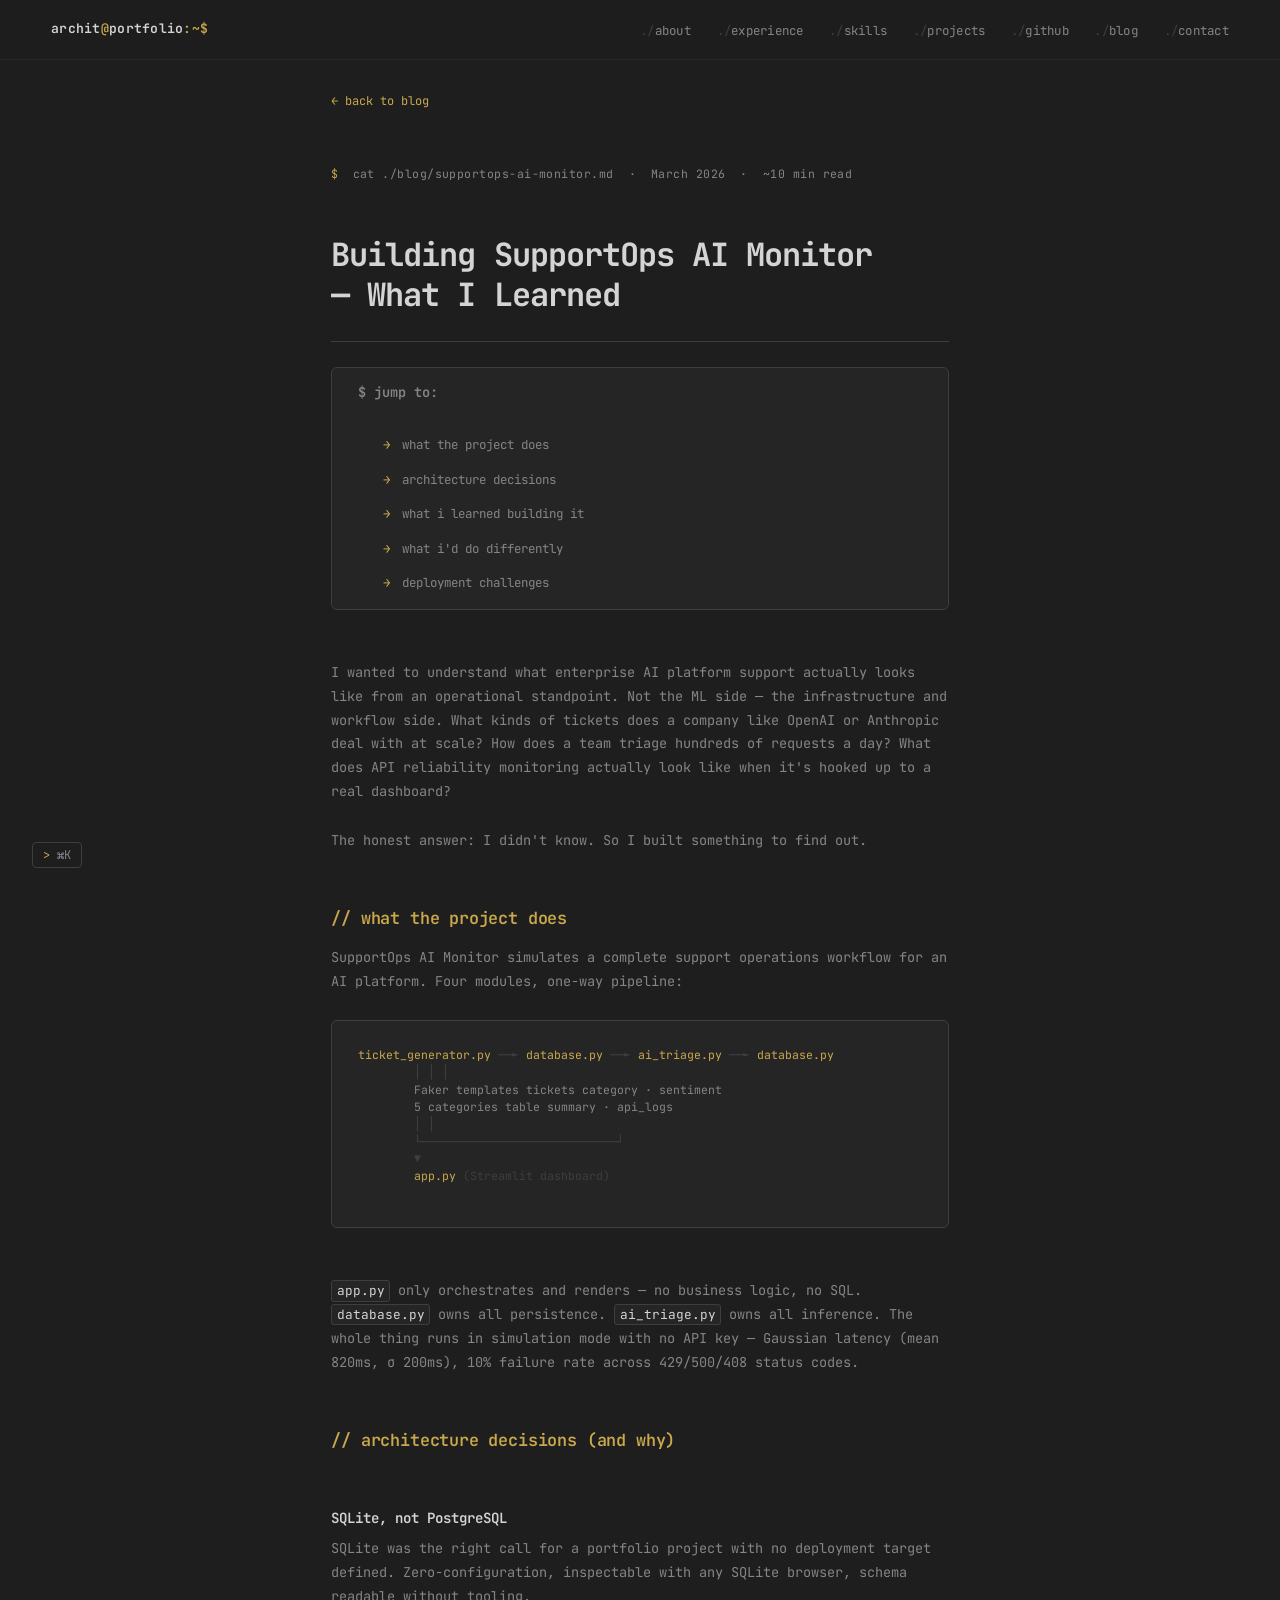
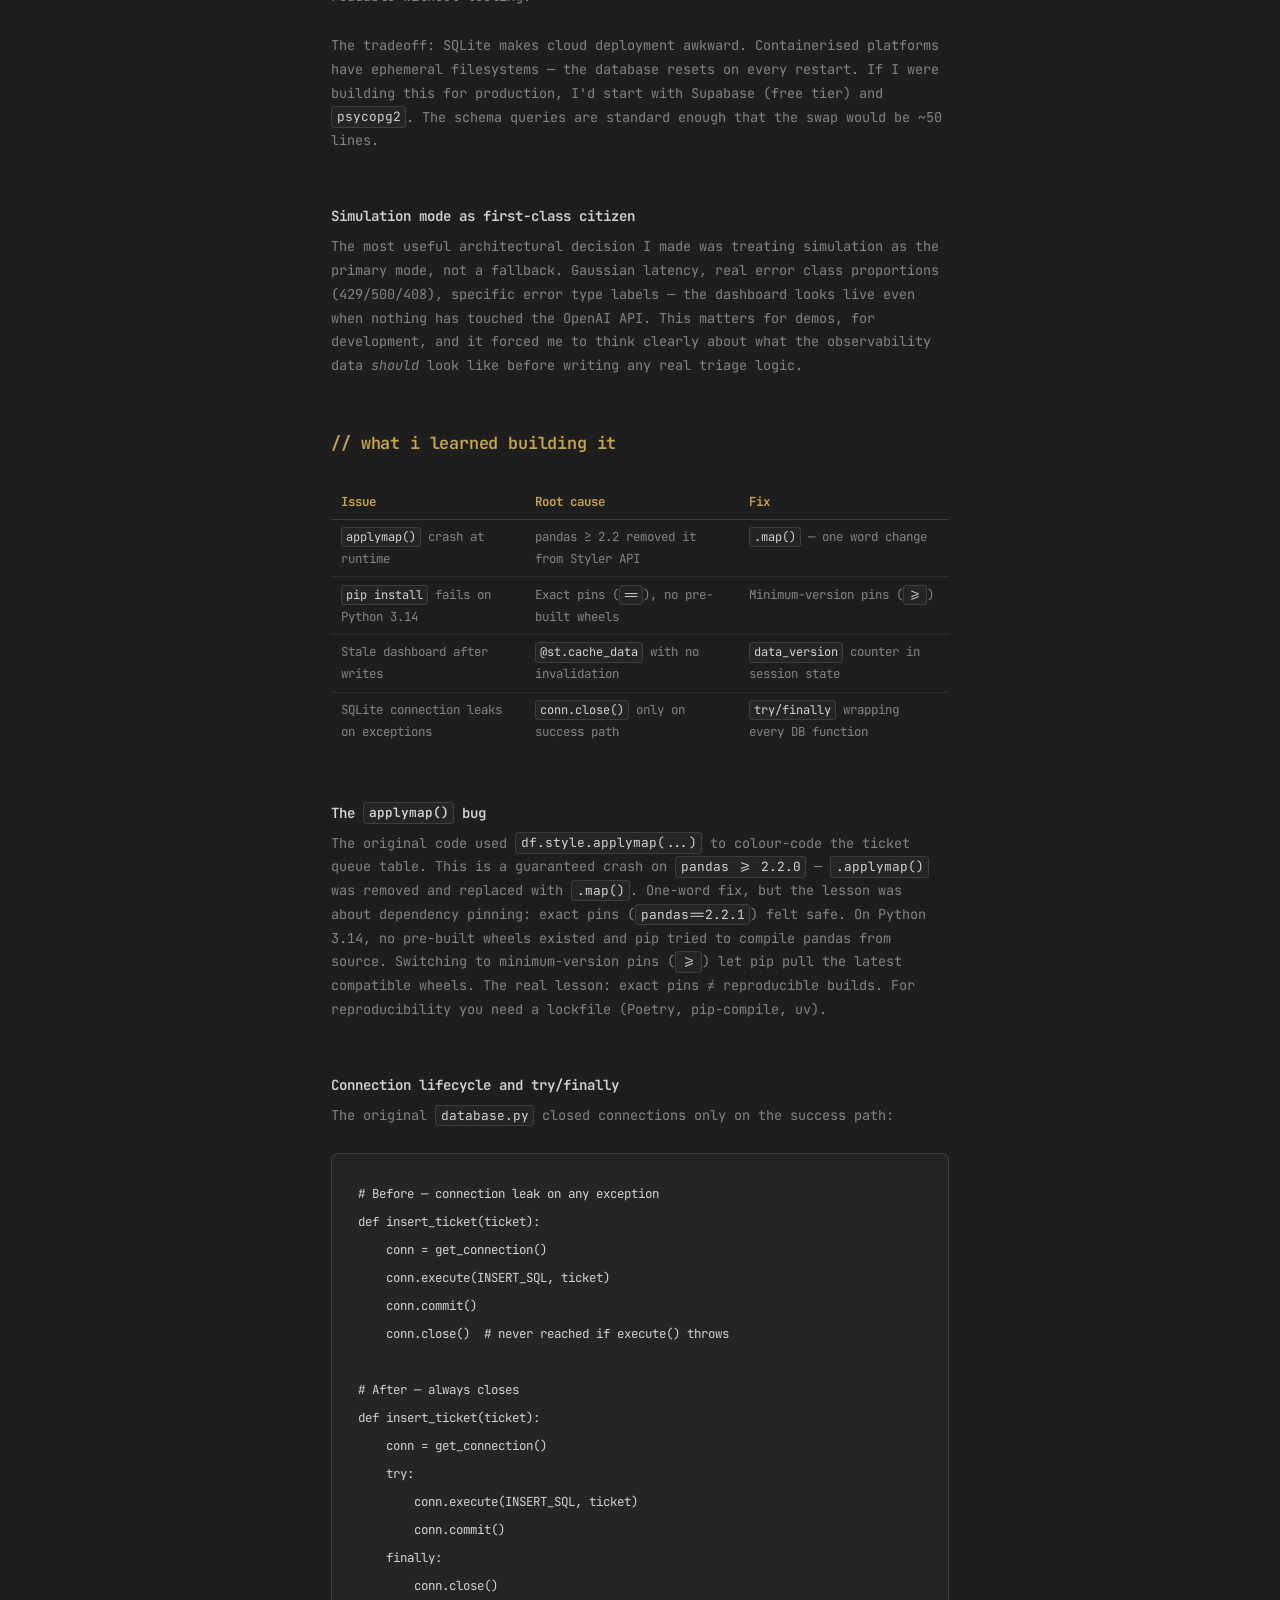
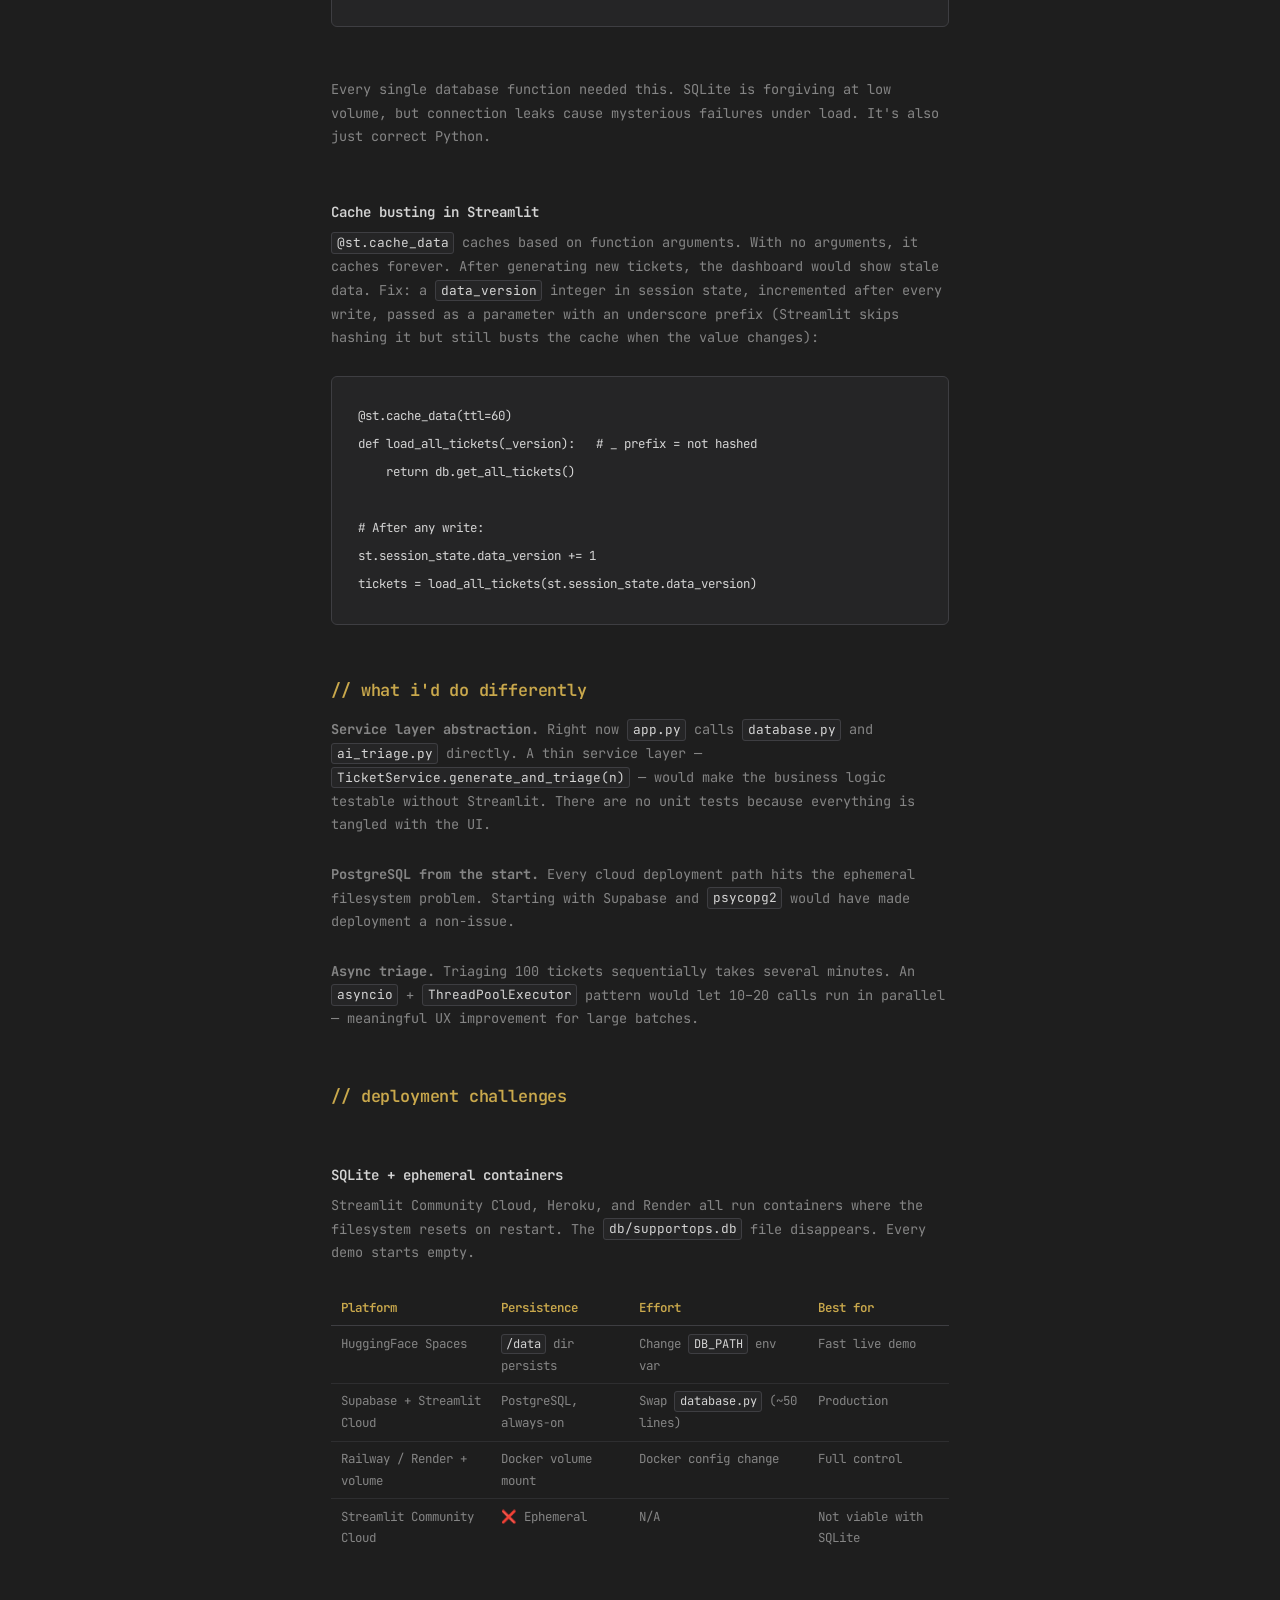
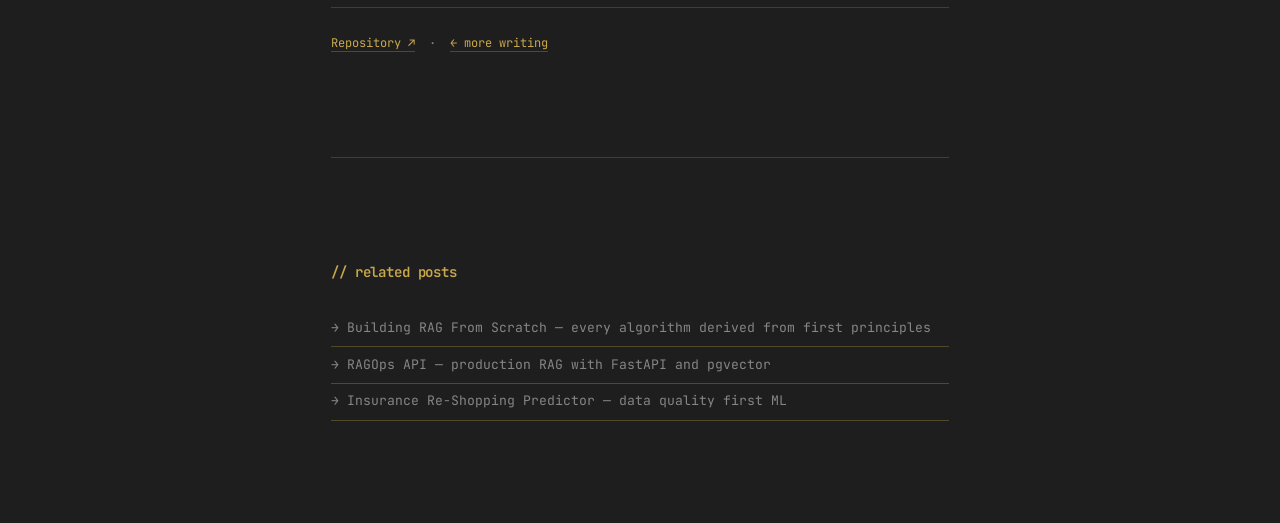
<file: Source Code/pages/blog/supportops-ai-monitor.html>
<!DOCTYPE html>
<html lang="en">

<head>
  <meta charset="UTF-8" />
  <meta name="viewport" content="width=device-width, initial-scale=1.0" />

  <!-- Google Analytics 4 -->
  <script async src="https://www.googletagmanager.com/gtag/js?id=G-QZEHV2ZQS2"></script>
  <script>
    window.dataLayer = window.dataLayer || [];
    function gtag(){dataLayer.push(arguments);}
    gtag('js', new Date());
    gtag('config', 'G-QZEHV2ZQS2');
  </script>

  <meta name="description"
    content="Building SupportOps AI Monitor — architecture decisions, pandas applymap() bug, SQLite deployment challenges on ephemeral containers. A learning writeup by Archit Konde." />
  <meta name="author" content="Archit Konde" />
  <meta name="robots" content="index, follow" />
  <meta name="theme-color" content="#1e1e1e" />
  <meta name="keywords" content="AI ticket triage, LLM operations, GPT-4o-mini, Streamlit, support automation, machine learning, Archit Konde" />

  <meta property="og:type" content="article" />
  <meta property="article:published_time" content="2026-03-01T00:00:00Z" />
  <meta property="article:author" content="https://archit-konde.github.io/" />
  <meta property="og:url" content="https://archit-konde.github.io/pages/blog/supportops-ai-monitor.html" />
  <meta property="og:title" content="Building SupportOps AI Monitor — What I Learned" />
  <meta property="og:description"
    content="Architecture decisions, bugs found, deployment challenges, and honest answers to questions I couldn't answer at first." />
  <meta property="og:locale" content="en_CA" />
  <meta property="og:image" content="https://archit-konde.github.io/assets/og-image.png" />
  <meta property="og:image:width" content="1200" />
  <meta property="og:image:height" content="630" />

  <meta name="twitter:card" content="summary_large_image" />
  <meta name="twitter:image" content="https://archit-konde.github.io/assets/og-image.png" />
  <meta name="twitter:creator" content="@architkonde" />
  <meta name="twitter:title" content="Building SupportOps AI Monitor — What I Learned" />
  <meta name="twitter:description"
    content="Architecture decisions, bugs found, deployment challenges, and honest answers." />

  <link rel="canonical" href="https://archit-konde.github.io/pages/blog/supportops-ai-monitor.html" />

  <title>Building SupportOps AI Monitor — Archit Konde</title>

  <link rel="icon"
    href="data:image/svg+xml,<svg xmlns='http://www.w3.org/2000/svg' viewBox='0 0 32 32'><rect width='32' height='32' rx='4' fill='%231e1e1e'/><text x='5' y='25' font-family='monospace' font-size='22' font-weight='bold' fill='%23C9A84C'>%3E</text></svg>" />

  <link rel="preconnect" href="https://fonts.googleapis.com" />
  <link rel="preconnect" href="https://fonts.gstatic.com" crossorigin />
  <link
    href="https://fonts.googleapis.com/css2?family=JetBrains+Mono:ital,wght@0,300;0,400;0,500;0,600;0,700;1,400&display=swap"
    rel="stylesheet" />

  <link rel="stylesheet" href="../../styles/main.min.css" />

  <style>
    /* ── Blog post layout ──────────────────────────────────────── */
    .blog-post {
      max-width: 720px;
      margin: 0 auto;
      padding: calc(var(--nav-h) + var(--s3)) var(--s4) var(--s5);
    }

    @media (max-width: 600px) {
      .blog-post {
        padding: calc(var(--nav-h) + var(--s3)) var(--s3) var(--s4);
      }
    }

    .post-meta {
      font-size: 0.72rem;
      color: var(--muted);
      margin-bottom: var(--s4);
      letter-spacing: 0.04em;
    }

    .post-meta .accent {
      margin-right: 0.4rem;
    }

    .post-title {
      font-size: clamp(1.4rem, 4vw, 2rem);
      font-weight: 700;
      line-height: 1.25;
      letter-spacing: -0.03em;
      color: var(--text);
      margin-bottom: var(--s3);
    }

    .post-body h2 {
      font-size: 1.05rem;
      font-weight: 600;
      color: var(--accent);
      margin: var(--s4) 0 var(--s2);
      letter-spacing: -0.01em;
      scroll-margin-top: calc(var(--nav-h) + 1.6rem);
      /* offset anchor jumps below fixed nav */
    }

    .post-body h3 {
      font-size: 0.88rem;
      font-weight: 600;
      color: var(--text);
      margin: var(--s4) 0 var(--s1);
    }

    .post-body p {
      font-size: 0.85rem;
      line-height: 1.75;
      color: var(--muted);
      margin-bottom: var(--s3);
    }

    .post-body a {
      color: var(--accent);
      text-decoration: none;
      border-bottom: 1px solid rgba(201, 168, 76, 0.3);
      transition: border-color 0.2s;
    }

    .post-body a:hover {
      border-color: var(--accent);
    }

    .post-body code {
      font-family: var(--font);
      font-size: 0.80rem;
      background: var(--surface);
      border: 1px solid var(--border);
      border-radius: 3px;
      padding: 0.1em 0.35em;
      color: var(--text);
    }

    .post-body pre {
      background: var(--surface);
      border: 1px solid var(--border);
      border-radius: 6px;
      padding: var(--s3);
      overflow-x: auto;
      margin: var(--s3) 0 var(--s4);
    }

    .post-body pre code {
      background: none;
      border: none;
      padding: 0;
      font-size: 0.78rem;
      line-height: 1.6;
    }

    /* Architecture diagram */
    .arch-diagram {
      font-family: var(--font);
      font-size: 0.72rem;
      background: var(--surface);
      border: 1px solid var(--border);
      border-radius: 6px;
      padding: var(--s3);
      overflow-x: auto;
      color: var(--muted);
      white-space: pre;
      margin: var(--s3) 0 var(--s4);
      line-height: 1.5;
    }

    .arch-diagram .hl {
      color: var(--accent);
    }

    .arch-diagram .dim {
      color: var(--border);
    }

    /* Data tables */
    .post-body table {
      width: 100%;
      border-collapse: collapse;
      font-size: 0.78rem;
      margin: var(--s3) 0 var(--s4);
    }

    .post-body th {
      text-align: left;
      color: var(--accent);
      border-bottom: 1px solid var(--border);
      padding: 0.4rem 0.6rem;
      font-weight: 600;
    }

    .post-body td {
      color: var(--muted);
      border-bottom: 1px solid rgba(62, 62, 66, 0.5);
      padding: 0.4rem 0.6rem;
      vertical-align: top;
    }

    .post-body tr:last-child td {
      border-bottom: none;
    }

    .post-body td code {
      font-size: 0.75rem;
    }

    /* Callout block */
    .callout {
      background: var(--surface);
      border-left: 2px solid var(--accent);
      border-radius: 0 4px 4px 0;
      padding: var(--s2) var(--s3);
      margin: var(--s3) 0 var(--s4);
      font-size: 0.82rem;
      color: var(--muted);
      line-height: 1.6;
    }

    /* Divider */
    .post-divider {
      border: none;
      border-top: 1px solid var(--border);
      margin: var(--s3) 0;
    }

    /* Table of contents */
    .post-toc {
      background: var(--surface);
      border: 1px solid var(--border);
      border-radius: 6px;
      padding: var(--s2) var(--s3);
      margin: var(--s3) 0 var(--s4);
    }

    .toc-label {
      font-size: 0.72rem;
      color: var(--accent);
      font-weight: 600;
      margin-bottom: var(--s1);
    }

    .post-toc ul {
      padding-left: var(--s3);
      display: flex;
      flex-direction: column;
      gap: var(--s1);
    }

    .post-toc a {
      font-size: 0.78rem;
      color: var(--muted);
      border-bottom: none;
      transition: color 0.2s;
    }

    .post-toc a:hover {
      color: var(--accent);
    }

    .post-toc .accent {
      margin-right: 0.3rem;
    }

    /* Back link */
    .post-back {
      display: inline-block;
      font-size: 0.75rem;
      color: var(--accent);
      text-decoration: none;
      border-bottom: 1px solid transparent;
      margin-bottom: var(--s4);
      transition: border-color 0.2s;
    }

    .post-back:hover {
      border-color: var(--accent);
    }
  </style>

  <script type="application/ld+json">
  {
    "@context": "https://schema.org",
    "@type": "BlogPosting",
    "mainEntityOfPage": {
      "@type": "WebPage",
      "@id": "https://archit-konde.github.io/pages/blog/supportops-ai-monitor.html"
    },
    "headline": "Building SupportOps AI Monitor — What I Learned",
    "image": "https://archit-konde.github.io/assets/og-image.png",
    "author": {
      "@type": "Person",
      "name": "Archit Konde",
      "url": "https://archit-konde.github.io/"
    },
    "datePublished": "2026-03-01",
    "dateModified": "2026-03-16",
    "url": "https://archit-konde.github.io/pages/blog/supportops-ai-monitor.html",
    "description": "Architecture decisions, bugs found, deployment challenges, and honest answers to questions I couldn't answer at first.",
    "keywords": ["AI ticket triage", "LLM operations", "GPT-4o-mini", "Streamlit", "support automation"],
    "publisher": {
      "@type": "Person",
      "name": "Archit Konde"
    }
  }
  </script>
  <script type="application/ld+json">
  {
    "@context": "https://schema.org",
    "@type": "BreadcrumbList",
    "itemListElement": [
      { "@type": "ListItem", "position": 1, "name": "Home", "item": "https://archit-konde.github.io/" },
      { "@type": "ListItem", "position": 2, "name": "Blog", "item": "https://archit-konde.github.io/#blog" },
      { "@type": "ListItem", "position": 3, "name": "Building SupportOps AI Monitor" }
    ]
  }
  </script>
</head>

<body oncontextmenu="return false;">

  <!-- Navigation (mirrors main site) -->
  <nav id="navbar">
    <a href="../../index.html" class="nav-brand">
      archit<span class="accent">@</span>portfolio<span class="accent">:~$</span>
    </a>
    <ul class="nav-links">
      <li><a href="../../index.html#about"><span class="nav-slash">./</span>about</a></li>
      <li><a href="../../index.html#experience"><span class="nav-slash">./</span>experience</a></li>
      <li><a href="../../index.html#skills"><span class="nav-slash">./</span>skills</a></li>
      <li><a href="../../index.html#projects"><span class="nav-slash">./</span>projects</a></li>
      <li><a href="../../index.html#github"><span class="nav-slash">./</span>github</a></li>
      <li><a href="../../index.html#blog"><span class="nav-slash">./</span>blog</a></li>
      <li><a href="../../index.html#contact"><span class="nav-slash">./</span>contact</a></li>
    </ul>
  </nav>

  <main class="blog-post">

    <a href="../../index.html#blog" class="post-back">← back to blog</a>

    <div class="post-meta">
      <span class="accent">$</span> cat ./blog/supportops-ai-monitor.md
      &nbsp;·&nbsp; March 2026 &nbsp;·&nbsp; ~10 min read
    </div>

    <h1 class="post-title">Building SupportOps AI Monitor<br>— What I Learned</h1>

    <hr class="post-divider" />

    <div class="post-body">

      <nav class="post-toc" aria-label="Table of contents">
        <p class="toc-label">$ jump to:</p>
        <ul>
          <li><a href="#what-it-does"><span class="accent">→</span> what the project does</a></li>
          <li><a href="#architecture"><span class="accent">→</span> architecture decisions</a></li>
          <li><a href="#what-i-learned"><span class="accent">→</span> what i learned building it</a></li>
          <li><a href="#differently"><span class="accent">→</span> what i'd do differently</a></li>
          <li><a href="#deployment"><span class="accent">→</span> deployment challenges</a></li>
        </ul>
      </nav>

      <p>I wanted to understand what enterprise AI platform support actually looks like from an operational standpoint.
        Not the ML side — the infrastructure and workflow side. What kinds of tickets does a company like OpenAI or
        Anthropic deal with at scale? How does a team triage hundreds of requests a day? What does API reliability
        monitoring actually look like when it's hooked up to a real dashboard?</p>

      <p>The honest answer: I didn't know. So I built something to find out.</p>

      <h2 id="what-it-does">// what the project does</h2>

      <p>SupportOps AI Monitor simulates a complete support operations workflow for an AI platform. Four modules,
        one-way pipeline:</p>

      <div class="arch-diagram"><span class="hl">ticket_generator.py</span> <span class="dim">──►</span> <span
          class="hl">database.py</span> <span class="dim">──►</span> <span class="hl">ai_triage.py</span> <span
          class="dim">──►</span> <span class="hl">database.py</span>
        <span class="dim">│</span> <span class="dim">│</span> <span class="dim">│</span>
        Faker templates tickets category · sentiment
        5 categories table summary · api_logs
        <span class="dim">│ │</span>
        <span class="dim">└────────────────────────────┘</span>
        <span class="dim">▼</span>
        <span class="hl">app.py</span> <span class="dim">(Streamlit dashboard)</span>
      </div>

      <p><code>app.py</code> only orchestrates and renders — no business logic, no SQL. <code>database.py</code> owns
        all persistence. <code>ai_triage.py</code> owns all inference. The whole thing runs in simulation mode with no
        API key — Gaussian latency (mean 820ms, σ 200ms), 10% failure rate across 429/500/408 status codes.</p>

      <h2 id="architecture">// architecture decisions (and why)</h2>

      <h3>SQLite, not PostgreSQL</h3>

      <p>SQLite was the right call for a portfolio project with no deployment target defined. Zero-configuration,
        inspectable with any SQLite browser, schema readable without tooling.</p>

      <p>The tradeoff: SQLite makes cloud deployment awkward. Containerised platforms have ephemeral filesystems — the
        database resets on every restart. If I were building this for production, I'd start with Supabase (free tier)
        and <code>psycopg2</code>. The schema queries are standard enough that the swap would be ~50 lines.</p>

      <h3>Simulation mode as first-class citizen</h3>

      <p>The most useful architectural decision I made was treating simulation as the primary mode, not a fallback.
        Gaussian latency, real error class proportions (429/500/408), specific error type labels — the dashboard looks
        live even when nothing has touched the OpenAI API. This matters for demos, for development, and it forced me to
        think clearly about what the observability data <em>should</em> look like before writing any real triage logic.
      </p>

      <h2 id="what-i-learned">// what i learned building it</h2>

      <table>
        <thead>
          <tr>
            <th>Issue</th>
            <th>Root cause</th>
            <th>Fix</th>
          </tr>
        </thead>
        <tbody>
          <tr>
            <td><code>applymap()</code> crash at runtime</td>
            <td>pandas ≥ 2.2 removed it from Styler API</td>
            <td><code>.map()</code> — one word change</td>
          </tr>
          <tr>
            <td><code>pip install</code> fails on Python 3.14</td>
            <td>Exact pins (<code>==</code>), no pre-built wheels</td>
            <td>Minimum-version pins (<code>>=</code>)</td>
          </tr>
          <tr>
            <td>Stale dashboard after writes</td>
            <td><code>@st.cache_data</code> with no invalidation</td>
            <td><code>data_version</code> counter in session state</td>
          </tr>
          <tr>
            <td>SQLite connection leaks on exceptions</td>
            <td><code>conn.close()</code> only on success path</td>
            <td><code>try/finally</code> wrapping every DB function</td>
          </tr>
        </tbody>
      </table>

      <h3>The <code>applymap()</code> bug</h3>

      <p>The original code used <code>df.style.applymap(...)</code> to colour-code the ticket queue table. This is a
        guaranteed crash on <code>pandas >= 2.2.0</code> — <code>.applymap()</code> was removed and replaced with
        <code>.map()</code>. One-word fix, but the lesson was about dependency pinning: exact pins
        (<code>pandas==2.2.1</code>) felt safe. On Python 3.14, no pre-built wheels existed and pip tried to compile
        pandas from source. Switching to minimum-version pins (<code>>=</code>) let pip pull the latest compatible
        wheels. The real lesson: exact pins ≠ reproducible builds. For reproducibility you need a lockfile (Poetry,
        pip-compile, uv).
      </p>

      <h3>Connection lifecycle and try/finally</h3>

      <p>The original <code>database.py</code> closed connections only on the success path:</p>

      <pre><code># Before — connection leak on any exception
def insert_ticket(ticket):
    conn = get_connection()
    conn.execute(INSERT_SQL, ticket)
    conn.commit()
    conn.close()  # never reached if execute() throws

# After — always closes
def insert_ticket(ticket):
    conn = get_connection()
    try:
        conn.execute(INSERT_SQL, ticket)
        conn.commit()
    finally:
        conn.close()</code></pre>

      <p>Every single database function needed this. SQLite is forgiving at low volume, but connection leaks cause
        mysterious failures under load. It's also just correct Python.</p>

      <h3>Cache busting in Streamlit</h3>

      <p><code>@st.cache_data</code> caches based on function arguments. With no arguments, it caches forever. After
        generating new tickets, the dashboard would show stale data. Fix: a <code>data_version</code> integer in session
        state, incremented after every write, passed as a parameter with an underscore prefix (Streamlit skips hashing
        it but still busts the cache when the value changes):</p>

      <pre><code>@st.cache_data(ttl=60)
def load_all_tickets(_version):   # _ prefix = not hashed
    return db.get_all_tickets()

# After any write:
st.session_state.data_version += 1
tickets = load_all_tickets(st.session_state.data_version)</code></pre>

      <h2 id="differently">// what i'd do differently</h2>

      <p><strong>Service layer abstraction.</strong> Right now <code>app.py</code> calls <code>database.py</code> and
        <code>ai_triage.py</code> directly. A thin service layer — <code>TicketService.generate_and_triage(n)</code> —
        would make the business logic testable without Streamlit. There are no unit tests because everything is tangled
        with the UI.
      </p>

      <p><strong>PostgreSQL from the start.</strong> Every cloud deployment path hits the ephemeral filesystem problem.
        Starting with Supabase and <code>psycopg2</code> would have made deployment a non-issue.</p>

      <p><strong>Async triage.</strong> Triaging 100 tickets sequentially takes several minutes. An <code>asyncio</code>
        + <code>ThreadPoolExecutor</code> pattern would let 10–20 calls run in parallel — meaningful UX improvement for
        large batches.</p>

      <h2 id="deployment">// deployment challenges</h2>

      <h3>SQLite + ephemeral containers</h3>

      <p>Streamlit Community Cloud, Heroku, and Render all run containers where the filesystem resets on restart. The
        <code>db/supportops.db</code> file disappears. Every demo starts empty.
      </p>

      <table>
        <thead>
          <tr>
            <th>Platform</th>
            <th>Persistence</th>
            <th>Effort</th>
            <th>Best for</th>
          </tr>
        </thead>
        <tbody>
          <tr>
            <td>HuggingFace Spaces</td>
            <td><code>/data</code> dir persists</td>
            <td>Change <code>DB_PATH</code> env var</td>
            <td>Fast live demo</td>
          </tr>
          <tr>
            <td>Supabase + Streamlit Cloud</td>
            <td>PostgreSQL, always-on</td>
            <td>Swap <code>database.py</code> (~50 lines)</td>
            <td>Production</td>
          </tr>
          <tr>
            <td>Railway / Render + volume</td>
            <td>Docker volume mount</td>
            <td>Docker config change</td>
            <td>Full control</td>
          </tr>
          <tr>
            <td>Streamlit Community Cloud</td>
            <td>❌ Ephemeral</td>
            <td>N/A</td>
            <td>Not viable with SQLite</td>
          </tr>
        </tbody>
      </table>

      <hr class="post-divider" />

      <p style="font-size: 0.75rem;">
        <a href="https://github.com/Archit-Konde/supportops-ai-monitor" target="_blank"
          rel="noopener noreferrer">Repository ↗</a>
        &nbsp;·&nbsp;
        <a href="../../index.html#blog">← more writing</a>
      </p>

      <div style="margin-top:6.4rem;padding-top:3.2rem;border-top:1px solid var(--border);">
        <h2 style="font-size:0.88rem;color:var(--accent);margin-bottom:1.6rem;">// related posts</h2>
        <a href="rag-from-scratch.html" style="display:block;font-size:0.82rem;color:var(--muted);text-decoration:none;padding:0.4rem 0;transition:color 0.2s;" onmouseover="this.style.color='var(--accent)'" onmouseout="this.style.color='var(--muted)'">&rarr; Building RAG From Scratch &mdash; every algorithm derived from first principles</a>
        <a href="ragops-api.html" style="display:block;font-size:0.82rem;color:var(--muted);text-decoration:none;padding:0.4rem 0;transition:color 0.2s;" onmouseover="this.style.color='var(--accent)'" onmouseout="this.style.color='var(--muted)'">&rarr; RAGOps API &mdash; production RAG with FastAPI and pgvector</a>
        <a href="insurance-reshopping-predictor.html" style="display:block;font-size:0.82rem;color:var(--muted);text-decoration:none;padding:0.4rem 0;transition:color 0.2s;" onmouseover="this.style.color='var(--accent)'" onmouseout="this.style.color='var(--muted)'">&rarr; Insurance Re-Shopping Predictor &mdash; data quality first ML</a>
      </div>

    </div><!-- /.post-body -->

  </main>

  <!-- Command Palette -->
  <div id="cmd-palette" class="cmd-palette" role="dialog" aria-modal="true" aria-label="Command palette" hidden>
    <div class="cmd-backdrop"></div>
    <div class="cmd-modal">
      <div class="cmd-input-row">
        <span class="cmd-icon">&gt;</span>
        <input id="cmd-input" class="cmd-search" type="text" placeholder="Type a command..." autocomplete="off"
          spellcheck="false" />
        <kbd class="cmd-kbd">ESC</kbd>
      </div>
      <ul id="cmd-list" class="cmd-list" role="listbox"></ul>
      <div class="cmd-footer">
        <span><kbd>&#8593;&#8595;</kbd> navigate</span>
        <span><kbd>&#8629;</kbd> select</span>
        <span><kbd>esc</kbd> close</span>
      </div>
    </div>
  </div>

  <button id="cmd-pal-btn" class="cmd-pal-btn" aria-label="Open command palette">
    <span class="accent">></span>&nbsp;⌘K
  </button>

  <script src="../../scripts/app.min.js"></script>
</body>

</html>
</file>
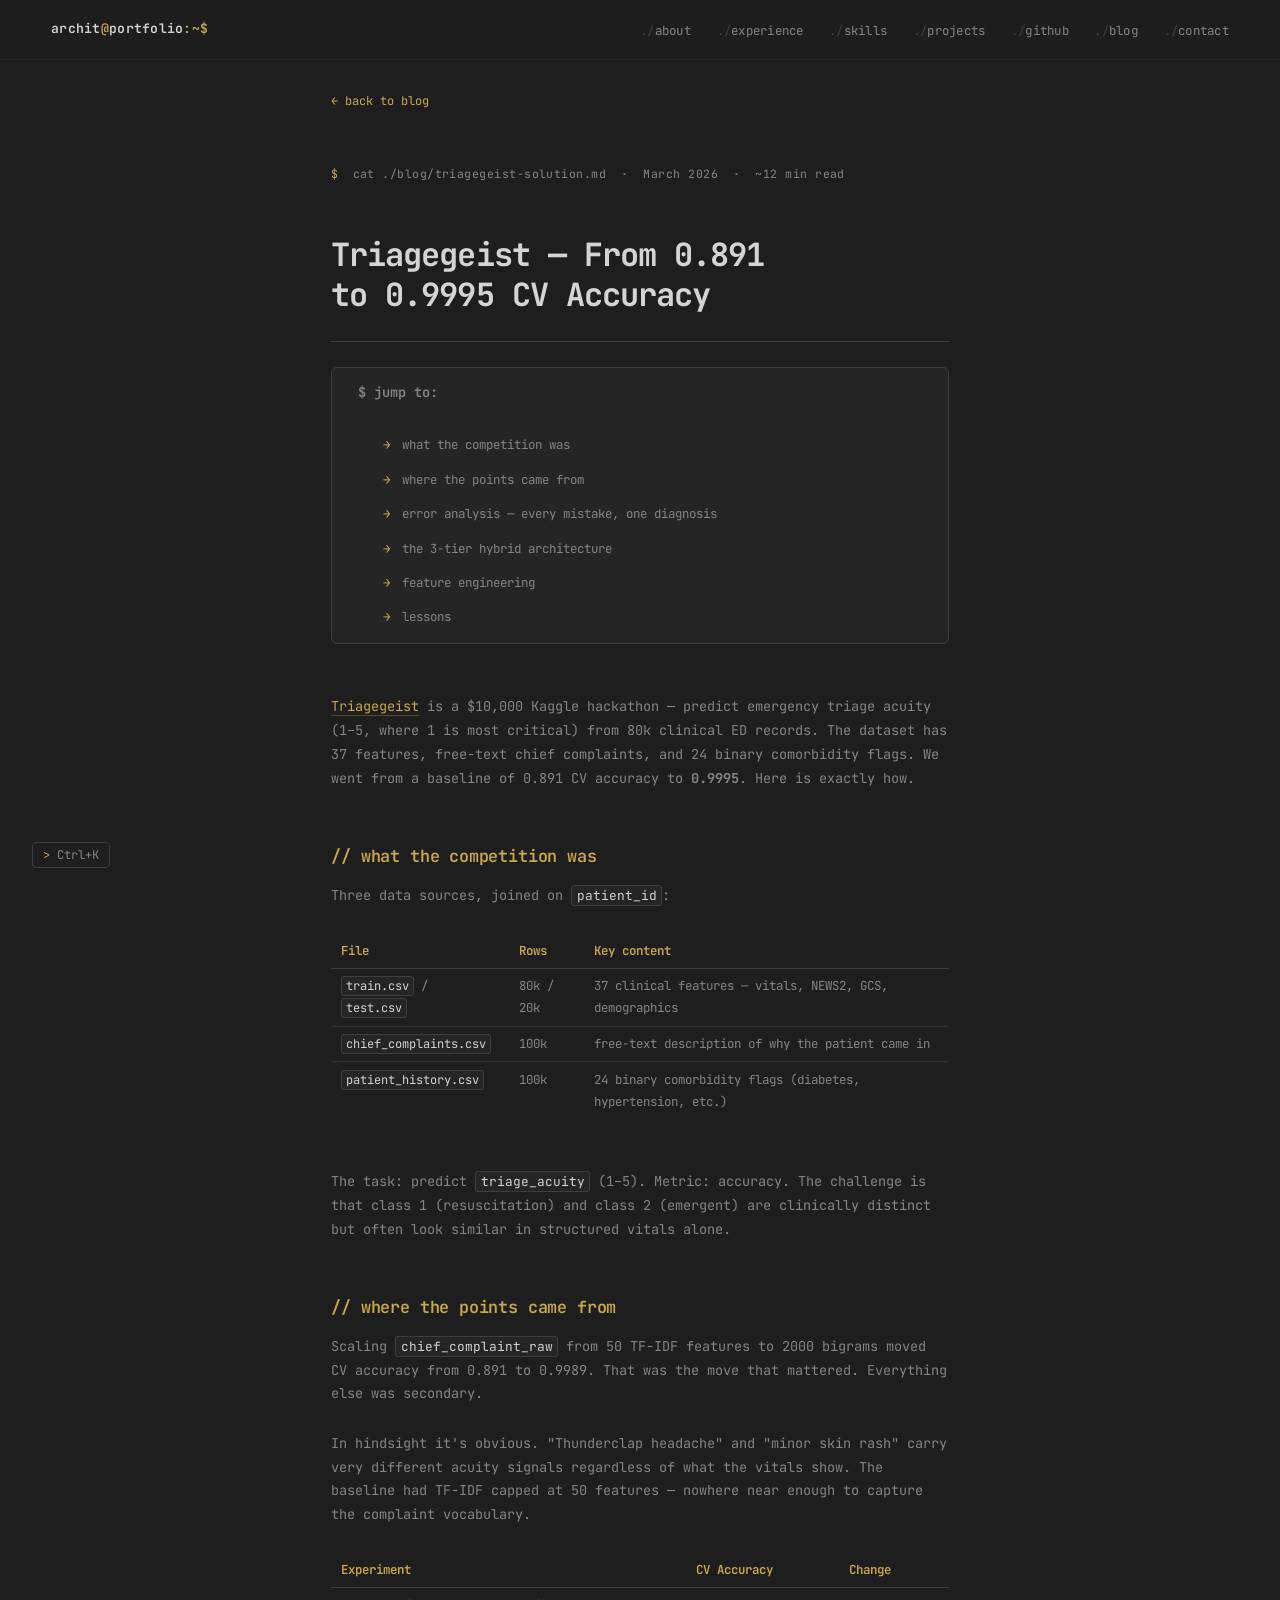
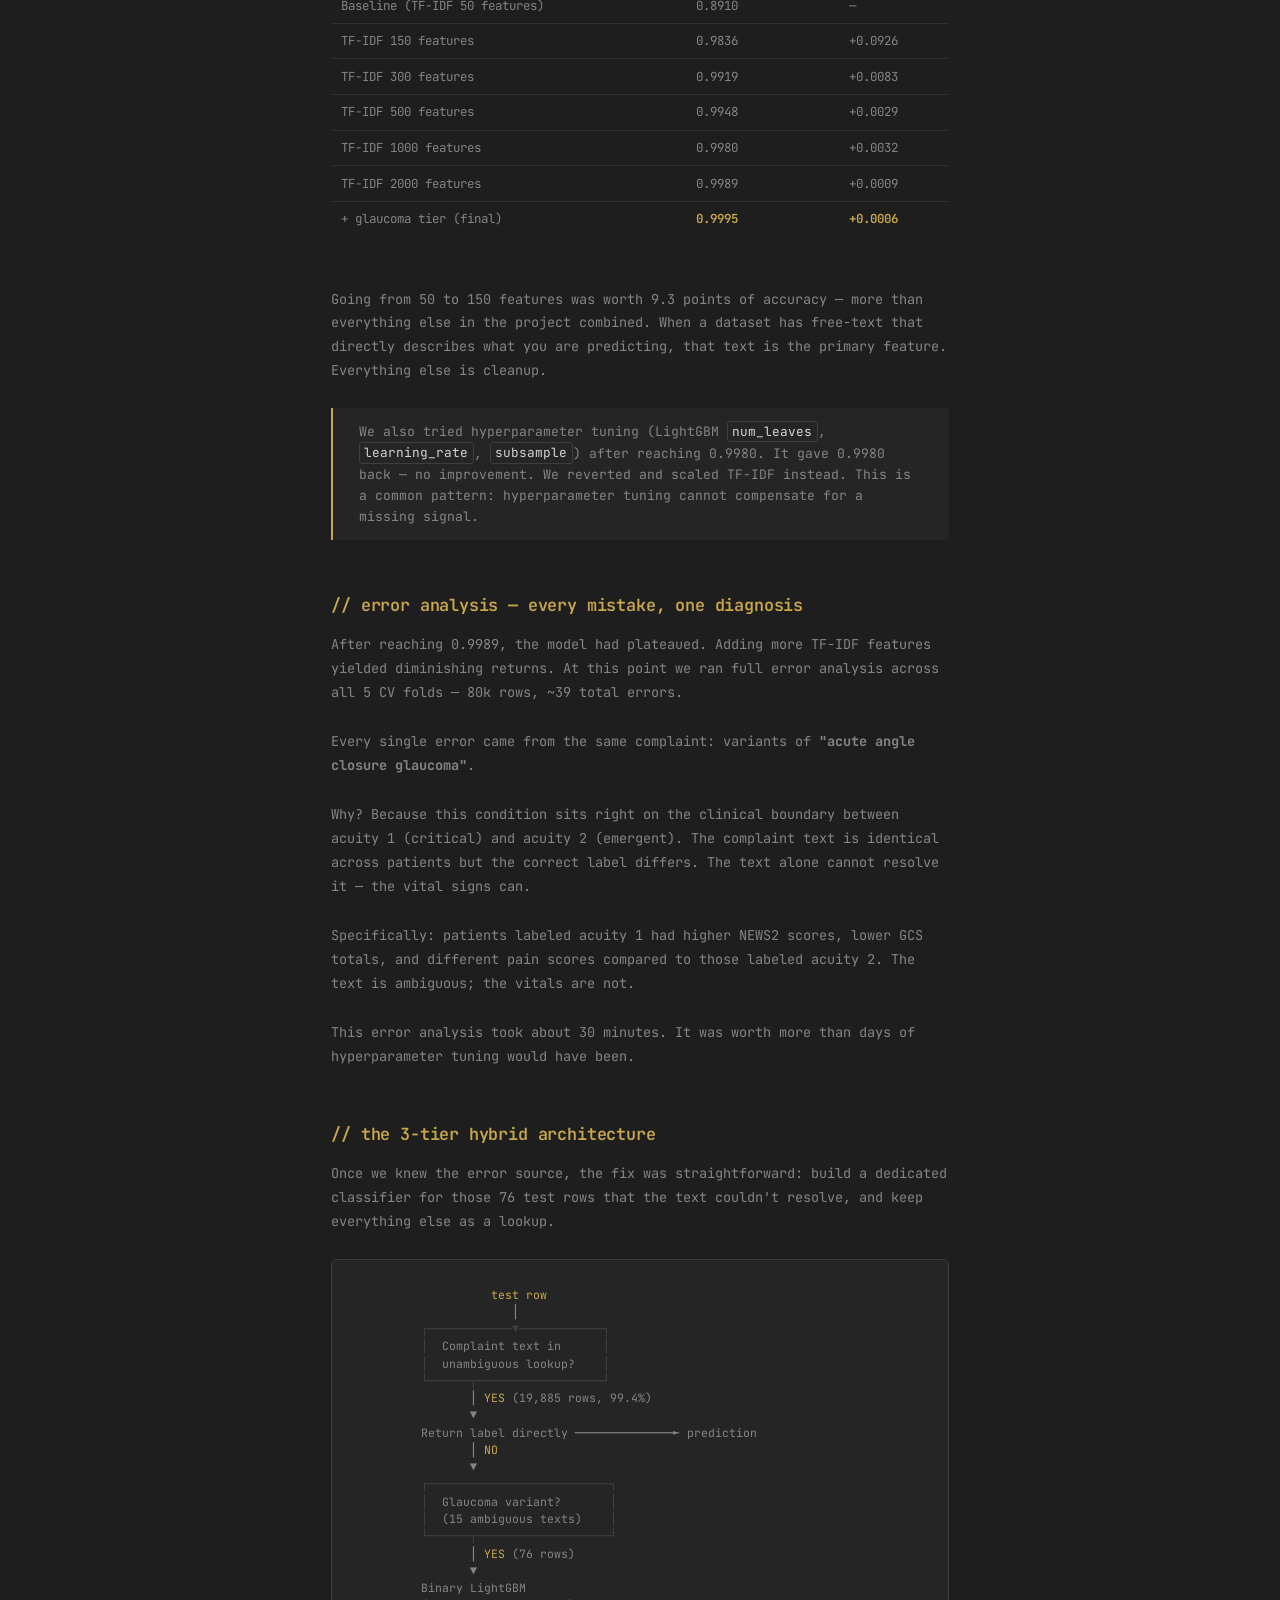
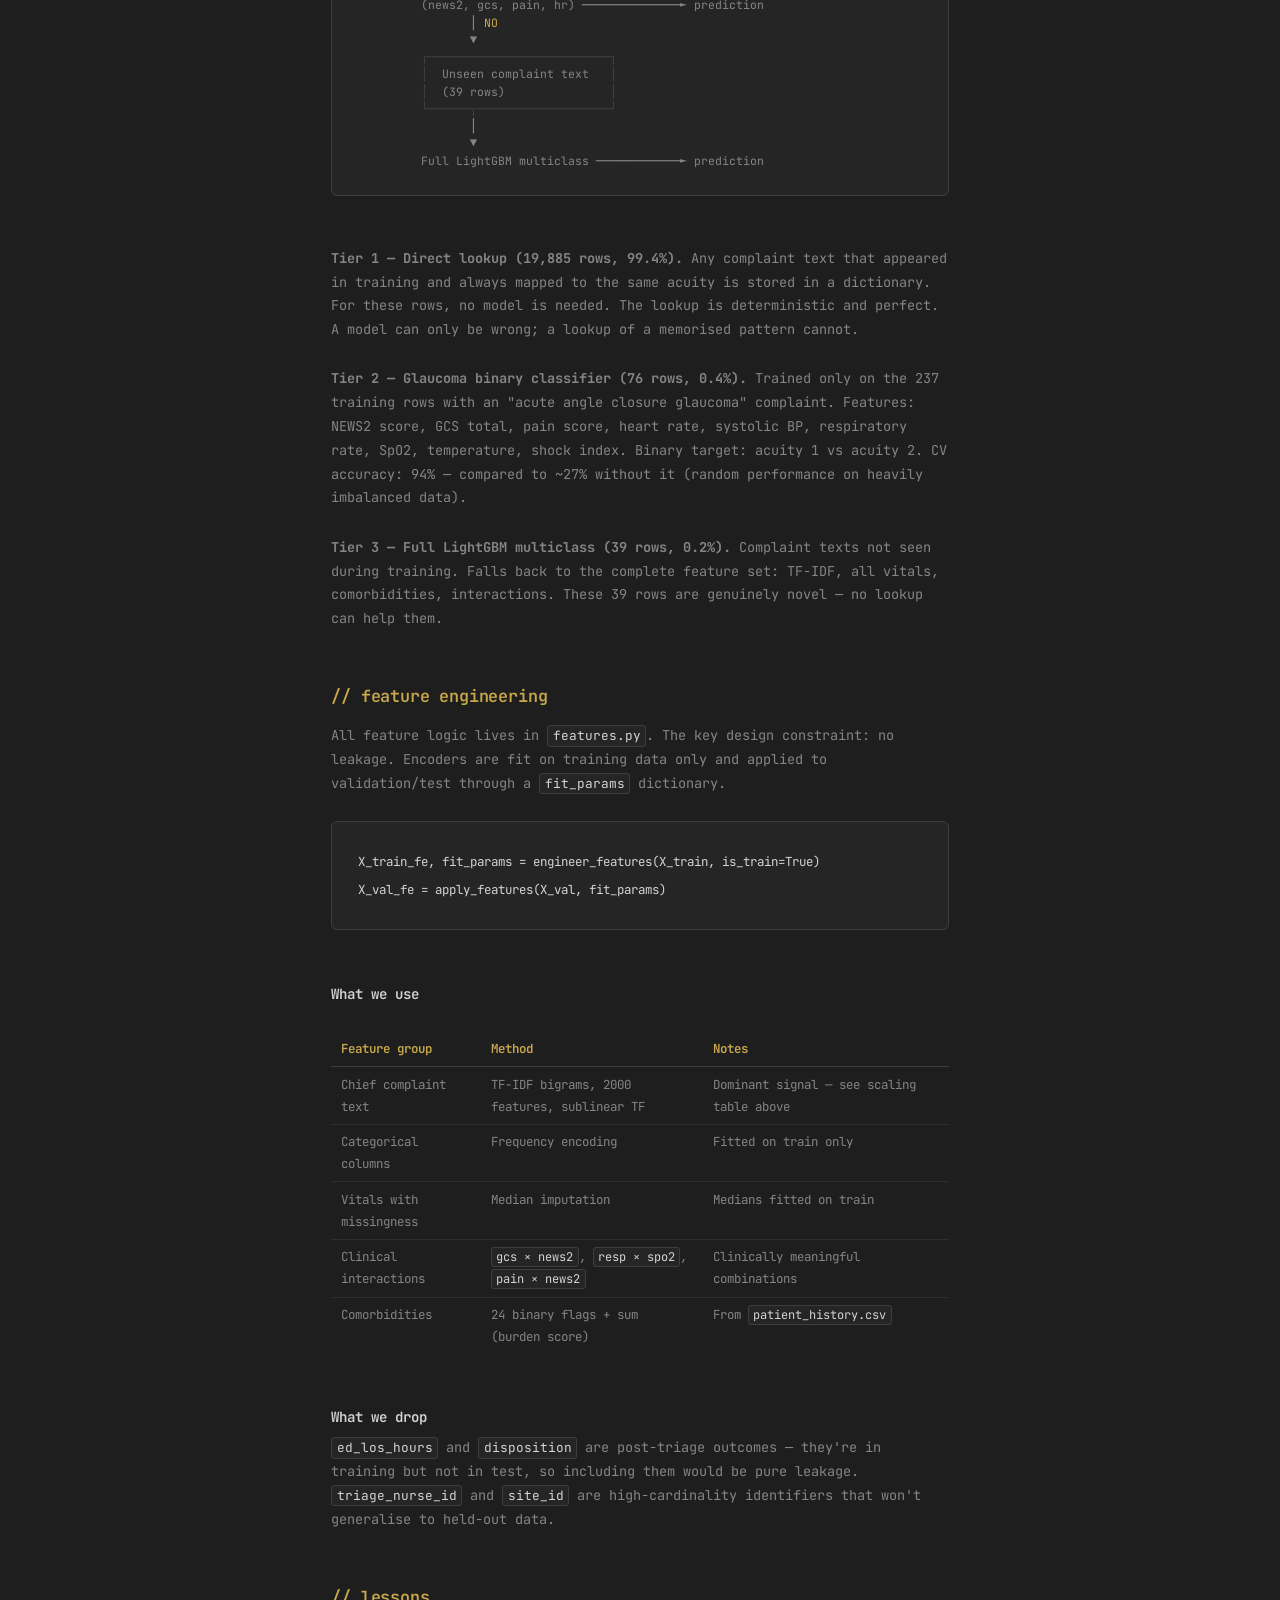
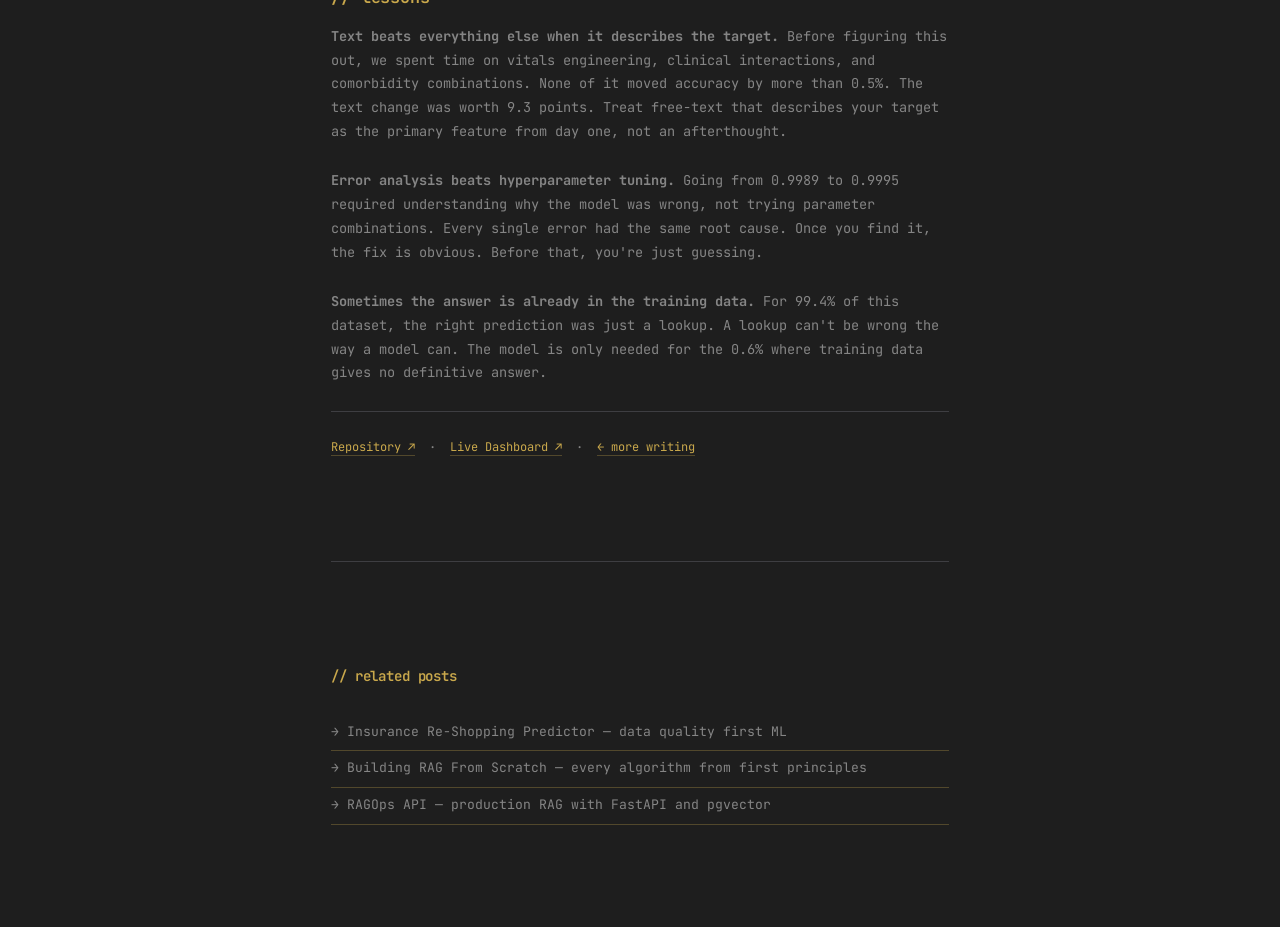
<file: Source Code/pages/blog/triagegeist-solution.html>
<!DOCTYPE html>
<html lang="en">

<head>
  <meta charset="UTF-8" />
  <meta name="viewport" content="width=device-width, initial-scale=1.0" />

  <!-- Google Analytics 4 -->
  <script async src="https://www.googletagmanager.com/gtag/js?id=G-QZEHV2ZQS2"></script>
  <script>
    window.dataLayer = window.dataLayer || [];
    function gtag(){dataLayer.push(arguments);}
    gtag('js', new Date());
    gtag('config', 'G-QZEHV2ZQS2');
  </script>

  <meta name="description"
    content="Triagegeist — how we pushed emergency triage acuity prediction from 0.891 to 0.9995 CV accuracy. TF-IDF scaling experiments, error analysis tracing every mistake to one diagnosis, and a 3-tier hybrid predictor. A Kaggle competition writeup by Archit Konde." />
  <meta name="author" content="Archit Konde" />
  <meta name="robots" content="index, follow" />
  <meta name="theme-color" content="#1e1e1e" />
  <meta name="keywords" content="emergency triage, clinical NLP, TF-IDF, LightGBM, Kaggle, hybrid classifier, machine learning, Archit Konde" />

  <meta property="og:type" content="article" />
  <meta property="article:published_time" content="2026-03-17T00:00:00Z" />
  <meta property="article:author" content="https://archit-konde.github.io/" />
  <meta property="og:url" content="https://archit-konde.github.io/pages/blog/triagegeist-solution.html" />
  <meta property="og:title" content="Triagegeist — From 0.891 to 0.9995 CV Accuracy" />
  <meta property="og:description"
    content="How text beat everything else in an emergency triage competition. TF-IDF scaling, error analysis, and a 3-tier hybrid that routes 99.4% of predictions through a lookup table." />
  <meta property="og:locale" content="en_CA" />
  <meta property="og:image" content="https://archit-konde.github.io/assets/og-image.png" />
  <meta property="og:image:width" content="1200" />
  <meta property="og:image:height" content="630" />

  <meta name="twitter:card" content="summary_large_image" />
  <meta name="twitter:image" content="https://archit-konde.github.io/assets/og-image.png" />
  <meta name="twitter:creator" content="@architkonde" />
  <meta name="twitter:title" content="Triagegeist — From 0.891 to 0.9995 CV Accuracy" />
  <meta name="twitter:description"
    content="How text beat everything else in emergency triage prediction. 3-tier hybrid, error analysis, and lessons from a $10k Kaggle competition." />

  <link rel="canonical" href="https://archit-konde.github.io/pages/blog/triagegeist-solution.html" />

  <title>Triagegeist — From 0.891 to 0.9995 — Archit Konde</title>

  <link rel="icon"
    href="data:image/svg+xml,<svg xmlns='http://www.w3.org/2000/svg' viewBox='0 0 32 32'><rect width='32' height='32' rx='4' fill='%231e1e1e'/><text x='5' y='25' font-family='monospace' font-size='22' font-weight='bold' fill='%23C9A84C'>%3E</text></svg>" />

  <link rel="preconnect" href="https://fonts.googleapis.com" />
  <link rel="preconnect" href="https://fonts.gstatic.com" crossorigin />
  <link
    href="https://fonts.googleapis.com/css2?family=JetBrains+Mono:ital,wght@0,300;0,400;0,500;0,600;0,700;1,400&display=swap"
    rel="stylesheet" />

  <link rel="stylesheet" href="../../styles/main.min.css" />

  <style>
    .blog-post {
      max-width: 720px;
      margin: 0 auto;
      padding: calc(var(--nav-h) + var(--s3)) var(--s4) var(--s5);
    }

    @media (max-width: 600px) {
      .blog-post { padding: calc(var(--nav-h) + var(--s3)) var(--s3) var(--s4); }
    }

    .post-meta { font-size: 0.72rem; color: var(--muted); margin-bottom: var(--s4); letter-spacing: 0.04em; }
    .post-meta .accent { margin-right: 0.4rem; }

    .post-title {
      font-size: clamp(1.4rem, 4vw, 2rem);
      font-weight: 700;
      line-height: 1.25;
      letter-spacing: -0.03em;
      color: var(--text);
      margin-bottom: var(--s3);
    }

    .post-body h2 {
      font-size: 1.05rem;
      font-weight: 600;
      color: var(--accent);
      margin: var(--s4) 0 var(--s2);
      letter-spacing: -0.01em;
      scroll-margin-top: calc(var(--nav-h) + 1.6rem);
    }

    .post-body h3 { font-size: 0.88rem; font-weight: 600; color: var(--text); margin: var(--s4) 0 var(--s1); }
    .post-body p { font-size: 0.85rem; line-height: 1.75; color: var(--muted); margin-bottom: var(--s3); }

    .post-body a { color: var(--accent); text-decoration: none; border-bottom: 1px solid rgba(201, 168, 76, 0.3); transition: border-color 0.2s; }
    .post-body a:hover { border-color: var(--accent); }

    .post-body code {
      font-family: var(--font);
      font-size: 0.80rem;
      background: var(--surface);
      border: 1px solid var(--border);
      border-radius: 3px;
      padding: 0.1em 0.35em;
      color: var(--text);
    }

    .post-body pre {
      background: var(--surface);
      border: 1px solid var(--border);
      border-radius: 6px;
      padding: var(--s3);
      overflow-x: auto;
      margin: var(--s3) 0 var(--s4);
    }

    .post-body pre code { background: none; border: none; padding: 0; font-size: 0.78rem; line-height: 1.6; }

    .arch-diagram {
      font-family: var(--font);
      font-size: 0.72rem;
      background: var(--surface);
      border: 1px solid var(--border);
      border-radius: 6px;
      padding: var(--s3);
      overflow-x: auto;
      color: var(--muted);
      white-space: pre;
      margin: var(--s3) 0 var(--s4);
      line-height: 1.5;
    }
    .arch-diagram .hl { color: var(--accent); }
    .arch-diagram .dim { color: var(--border); }

    .post-body table { width: 100%; border-collapse: collapse; font-size: 0.78rem; margin: var(--s3) 0 var(--s4); }
    .post-body th { text-align: left; color: var(--accent); border-bottom: 1px solid var(--border); padding: 0.4rem 0.6rem; font-weight: 600; }
    .post-body td { color: var(--muted); border-bottom: 1px solid rgba(62, 62, 66, 0.5); padding: 0.4rem 0.6rem; vertical-align: top; }
    .post-body tr:last-child td { border-bottom: none; }
    .post-body td code { font-size: 0.75rem; }
    .post-body td.highlight { color: var(--accent); font-weight: 600; }

    .callout {
      background: var(--surface);
      border-left: 2px solid var(--accent);
      border-radius: 0 4px 4px 0;
      padding: var(--s2) var(--s3);
      margin: var(--s3) 0 var(--s4);
      font-size: 0.82rem;
      color: var(--muted);
      line-height: 1.6;
    }

    .post-divider { border: none; border-top: 1px solid var(--border); margin: var(--s3) 0; }

    .post-toc {
      background: var(--surface);
      border: 1px solid var(--border);
      border-radius: 6px;
      padding: var(--s2) var(--s3);
      margin: var(--s3) 0 var(--s4);
    }
    .toc-label { font-size: 0.72rem; color: var(--accent); font-weight: 600; margin-bottom: var(--s1); }
    .post-toc ul { padding-left: var(--s3); display: flex; flex-direction: column; gap: var(--s1); }
    .post-toc a { font-size: 0.78rem; color: var(--muted); border-bottom: none; transition: color 0.2s; }
    .post-toc a:hover { color: var(--accent); }
    .post-toc .accent { margin-right: 0.3rem; }

    .post-back { display: inline-block; font-size: 0.75rem; color: var(--accent); text-decoration: none; border-bottom: 1px solid transparent; margin-bottom: var(--s4); transition: border-color 0.2s; }
    .post-back:hover { border-color: var(--accent); }
  </style>

  <script type="application/ld+json">
  {
    "@context": "https://schema.org",
    "@type": "BlogPosting",
    "mainEntityOfPage": {
      "@type": "WebPage",
      "@id": "https://archit-konde.github.io/pages/blog/triagegeist-solution.html"
    },
    "headline": "Triagegeist — From 0.891 to 0.9995 CV Accuracy",
    "image": "https://archit-konde.github.io/assets/og-image.png",
    "author": {
      "@type": "Person",
      "name": "Archit Konde",
      "url": "https://archit-konde.github.io/"
    },
    "datePublished": "2026-03-17",
    "dateModified": "2026-03-18",
    "url": "https://archit-konde.github.io/pages/blog/triagegeist-solution.html",
    "description": "How text beat everything else in emergency triage prediction. TF-IDF scaling, error analysis, and a 3-tier hybrid that routes 99.4% of predictions through a lookup table.",
    "keywords": ["emergency triage", "clinical NLP", "TF-IDF", "LightGBM", "Kaggle", "hybrid classifier"],
    "publisher": {
      "@type": "Person",
      "name": "Archit Konde"
    }
  }
  </script>
  <script type="application/ld+json">
  {
    "@context": "https://schema.org",
    "@type": "BreadcrumbList",
    "itemListElement": [
      { "@type": "ListItem", "position": 1, "name": "Home", "item": "https://archit-konde.github.io/" },
      { "@type": "ListItem", "position": 2, "name": "Blog", "item": "https://archit-konde.github.io/#blog" },
      { "@type": "ListItem", "position": 3, "name": "Triagegeist — From 0.891 to 0.9995" }
    ]
  }
  </script>
</head>

<body oncontextmenu="return false;">

  <nav id="navbar">
    <a href="../../index.html" class="nav-brand">
      archit<span class="accent">@</span>portfolio<span class="accent">:~$</span>
    </a>
    <ul class="nav-links">
      <li><a href="../../index.html#about"><span class="nav-slash">./</span>about</a></li>
      <li><a href="../../index.html#experience"><span class="nav-slash">./</span>experience</a></li>
      <li><a href="../../index.html#skills"><span class="nav-slash">./</span>skills</a></li>
      <li><a href="../../index.html#projects"><span class="nav-slash">./</span>projects</a></li>
      <li><a href="../../index.html#github"><span class="nav-slash">./</span>github</a></li>
      <li><a href="../../index.html#blog"><span class="nav-slash">./</span>blog</a></li>
      <li><a href="../../index.html#contact"><span class="nav-slash">./</span>contact</a></li>
    </ul>
  </nav>

  <main class="blog-post">

    <a href="../../index.html#blog" class="post-back">← back to blog</a>

    <div class="post-meta">
      <span class="accent">$</span> cat ./blog/triagegeist-solution.md
      &nbsp;·&nbsp; March 2026 &nbsp;·&nbsp; ~12 min read
    </div>

    <h1 class="post-title">Triagegeist &mdash; From 0.891<br>to 0.9995 CV Accuracy</h1>

    <hr class="post-divider" />

    <div class="post-body">

      <nav class="post-toc" aria-label="Table of contents">
        <p class="toc-label">$ jump to:</p>
        <ul>
          <li><a href="#what-it-is"><span class="accent">→</span> what the competition was</a></li>
          <li><a href="#text-first"><span class="accent">→</span> where the points came from</a></li>
          <li><a href="#error-analysis"><span class="accent">→</span> error analysis — every mistake, one diagnosis</a></li>
          <li><a href="#architecture"><span class="accent">→</span> the 3-tier hybrid architecture</a></li>
          <li><a href="#features"><span class="accent">→</span> feature engineering</a></li>
          <li><a href="#lessons"><span class="accent">→</span> lessons</a></li>
        </ul>
      </nav>

      <p>
        <a href="https://www.kaggle.com/competitions/triagegeist" target="_blank" rel="noopener noreferrer">Triagegeist</a>
        is a $10,000 Kaggle hackathon — predict emergency triage acuity (1–5, where 1 is most critical)
        from 80k clinical ED records. The dataset has 37 features, free-text chief complaints, and 24 binary
        comorbidity flags. We went from a baseline of 0.891 CV accuracy to <strong>0.9995</strong>.
        Here is exactly how.
      </p>

      <h2 id="what-it-is">// what the competition was</h2>

      <p>Three data sources, joined on <code>patient_id</code>:</p>

      <table>
        <thead>
          <tr><th>File</th><th>Rows</th><th>Key content</th></tr>
        </thead>
        <tbody>
          <tr><td><code>train.csv</code> / <code>test.csv</code></td><td>80k / 20k</td><td>37 clinical features — vitals, NEWS2, GCS, demographics</td></tr>
          <tr><td><code>chief_complaints.csv</code></td><td>100k</td><td>free-text description of why the patient came in</td></tr>
          <tr><td><code>patient_history.csv</code></td><td>100k</td><td>24 binary comorbidity flags (diabetes, hypertension, etc.)</td></tr>
        </tbody>
      </table>

      <p>The task: predict <code>triage_acuity</code> (1–5). Metric: accuracy. The challenge is that class 1 (resuscitation) and class 2 (emergent) are clinically distinct but often look similar in structured vitals alone.</p>

      <h2 id="text-first">// where the points came from</h2>

      <p>Scaling <code>chief_complaint_raw</code> from 50 TF-IDF features to 2000 bigrams moved CV accuracy from 0.891 to 0.9989. That was the move that mattered. Everything else was secondary.</p>

      <p>In hindsight it's obvious. "Thunderclap headache" and "minor skin rash" carry very different acuity signals regardless of what the vitals show. The baseline had TF-IDF capped at 50 features — nowhere near enough to capture the complaint vocabulary.</p>

      <table>
        <thead>
          <tr><th>Experiment</th><th>CV Accuracy</th><th>Change</th></tr>
        </thead>
        <tbody>
          <tr><td>Baseline (TF-IDF 50 features)</td><td>0.8910</td><td>—</td></tr>
          <tr><td>TF-IDF 150 features</td><td>0.9836</td><td>+0.0926</td></tr>
          <tr><td>TF-IDF 300 features</td><td>0.9919</td><td>+0.0083</td></tr>
          <tr><td>TF-IDF 500 features</td><td>0.9948</td><td>+0.0029</td></tr>
          <tr><td>TF-IDF 1000 features</td><td>0.9980</td><td>+0.0032</td></tr>
          <tr><td>TF-IDF 2000 features</td><td>0.9989</td><td>+0.0009</td></tr>
          <tr><td>+ glaucoma tier (final)</td><td class="highlight">0.9995</td><td class="highlight">+0.0006</td></tr>
        </tbody>
      </table>

      <p>Going from 50 to 150 features was worth 9.3 points of accuracy — more than everything else in the project combined. When a dataset has free-text that directly describes what you are predicting, that text is the primary feature. Everything else is cleanup.</p>

      <div class="callout">
        We also tried hyperparameter tuning (LightGBM <code>num_leaves</code>, <code>learning_rate</code>, <code>subsample</code>) after reaching 0.9980. It gave 0.9980 back — no improvement. We reverted and scaled TF-IDF instead. This is a common pattern: hyperparameter tuning cannot compensate for a missing signal.
      </div>

      <h2 id="error-analysis">// error analysis — every mistake, one diagnosis</h2>

      <p>After reaching 0.9989, the model had plateaued. Adding more TF-IDF features yielded diminishing returns. At this point we ran full error analysis across all 5 CV folds — 80k rows, ~39 total errors.</p>

      <p>Every single error came from the same complaint: variants of <strong>"acute angle closure glaucoma"</strong>.</p>

      <p>Why? Because this condition sits right on the clinical boundary between acuity 1 (critical) and acuity 2 (emergent). The complaint text is identical across patients but the correct label differs. The text alone cannot resolve it — the vital signs can.</p>

      <p>Specifically: patients labeled acuity 1 had higher NEWS2 scores, lower GCS totals, and different pain scores compared to those labeled acuity 2. The text is ambiguous; the vitals are not.</p>

      <p>This error analysis took about 30 minutes. It was worth more than days of hyperparameter tuning would have been.</p>

      <h2 id="architecture">// the 3-tier hybrid architecture</h2>

      <p>Once we knew the error source, the fix was straightforward: build a dedicated classifier for those 76 test rows that the text couldn't resolve, and keep everything else as a lookup.</p>

      <div class="arch-diagram"><span class="hl">                   test row</span>
                      │
         <span class="dim">┌────────────▼────────────┐</span>
         <span class="dim">│</span>  Complaint text in      <span class="dim">│</span>
         <span class="dim">│</span>  unambiguous lookup?    <span class="dim">│</span>
         <span class="dim">└──────┬──────────────────┘</span>
                │ <span class="hl">YES</span> (19,885 rows, 99.4%)
                ▼
         Return label directly ──────────────► prediction
                │ <span class="hl">NO</span>
                ▼
         <span class="dim">┌──────────────────────────┐</span>
         <span class="dim">│</span>  Glaucoma variant?       <span class="dim">│</span>
         <span class="dim">│</span>  (15 ambiguous texts)    <span class="dim">│</span>
         <span class="dim">└──────┬───────────────────┘</span>
                │ <span class="hl">YES</span> (76 rows)
                ▼
         Binary LightGBM
         (news2, gcs, pain, hr) ──────────────► prediction
                │ <span class="hl">NO</span>
                ▼
         <span class="dim">┌──────────────────────────┐</span>
         <span class="dim">│</span>  Unseen complaint text   <span class="dim">│</span>
         <span class="dim">│</span>  (39 rows)               <span class="dim">│</span>
         <span class="dim">└──────┬───────────────────┘</span>
                │
                ▼
         Full LightGBM multiclass ────────────► prediction</div>

      <p><strong>Tier 1 — Direct lookup (19,885 rows, 99.4%).</strong> Any complaint text that appeared in training and always mapped to the same acuity is stored in a dictionary. For these rows, no model is needed. The lookup is deterministic and perfect. A model can only be wrong; a lookup of a memorised pattern cannot.</p>

      <p><strong>Tier 2 — Glaucoma binary classifier (76 rows, 0.4%).</strong> Trained only on the 237 training rows with an "acute angle closure glaucoma" complaint. Features: NEWS2 score, GCS total, pain score, heart rate, systolic BP, respiratory rate, SpO2, temperature, shock index. Binary target: acuity 1 vs acuity 2. CV accuracy: 94% — compared to ~27% without it (random performance on heavily imbalanced data).</p>

      <p><strong>Tier 3 — Full LightGBM multiclass (39 rows, 0.2%).</strong> Complaint texts not seen during training. Falls back to the complete feature set: TF-IDF, all vitals, comorbidities, interactions. These 39 rows are genuinely novel — no lookup can help them.</p>

      <h2 id="features">// feature engineering</h2>

      <p>All feature logic lives in <code>features.py</code>. The key design constraint: no leakage. Encoders are fit on training data only and applied to validation/test through a <code>fit_params</code> dictionary.</p>

      <pre><code>X_train_fe, fit_params = engineer_features(X_train, is_train=True)
X_val_fe = apply_features(X_val, fit_params)</code></pre>

      <h3>What we use</h3>

      <table>
        <thead>
          <tr><th>Feature group</th><th>Method</th><th>Notes</th></tr>
        </thead>
        <tbody>
          <tr><td>Chief complaint text</td><td>TF-IDF bigrams, 2000 features, sublinear TF</td><td>Dominant signal — see scaling table above</td></tr>
          <tr><td>Categorical columns</td><td>Frequency encoding</td><td>Fitted on train only</td></tr>
          <tr><td>Vitals with missingness</td><td>Median imputation</td><td>Medians fitted on train</td></tr>
          <tr><td>Clinical interactions</td><td><code>gcs × news2</code>, <code>resp × spo2</code>, <code>pain × news2</code></td><td>Clinically meaningful combinations</td></tr>
          <tr><td>Comorbidities</td><td>24 binary flags + sum (burden score)</td><td>From <code>patient_history.csv</code></td></tr>
        </tbody>
      </table>

      <h3>What we drop</h3>

      <p><code>ed_los_hours</code> and <code>disposition</code> are post-triage outcomes — they're in training but not in test, so including them would be pure leakage. <code>triage_nurse_id</code> and <code>site_id</code> are high-cardinality identifiers that won't generalise to held-out data.</p>

      <h2 id="lessons">// lessons</h2>

      <p><strong>Text beats everything else when it describes the target.</strong> Before figuring this out, we spent time on vitals engineering, clinical interactions, and comorbidity combinations. None of it moved accuracy by more than 0.5%. The text change was worth 9.3 points. Treat free-text that describes your target as the primary feature from day one, not an afterthought.</p>

      <p><strong>Error analysis beats hyperparameter tuning.</strong> Going from 0.9989 to 0.9995 required understanding why the model was wrong, not trying parameter combinations. Every single error had the same root cause. Once you find it, the fix is obvious. Before that, you're just guessing.</p>

      <p><strong>Sometimes the answer is already in the training data.</strong> For 99.4% of this dataset, the right prediction was just a lookup. A lookup can't be wrong the way a model can. The model is only needed for the 0.6% where training data gives no definitive answer.</p>

      <hr class="post-divider" />

      <p style="font-size: 0.75rem;">
        <a href="https://github.com/Archit-Konde/triagegeist-solution" target="_blank" rel="noopener noreferrer">Repository ↗</a>
        &nbsp;·&nbsp;
        <a href="https://triagegeist-solution-dashboard.streamlit.app/" target="_blank" rel="noopener noreferrer">Live Dashboard ↗</a>
        &nbsp;·&nbsp;
        <a href="../../index.html#blog">← more writing</a>
      </p>

      <div style="margin-top:6.4rem;padding-top:3.2rem;border-top:1px solid var(--border);">
        <h2 style="font-size:0.88rem;color:var(--accent);margin-bottom:1.6rem;">// related posts</h2>
        <a href="insurance-reshopping-predictor.html" style="display:block;font-size:0.82rem;color:var(--muted);text-decoration:none;padding:0.4rem 0;transition:color 0.2s;" onmouseover="this.style.color='var(--accent)'" onmouseout="this.style.color='var(--muted)'">&rarr; Insurance Re-Shopping Predictor &mdash; data quality first ML</a>
        <a href="rag-from-scratch.html" style="display:block;font-size:0.82rem;color:var(--muted);text-decoration:none;padding:0.4rem 0;transition:color 0.2s;" onmouseover="this.style.color='var(--accent)'" onmouseout="this.style.color='var(--muted)'">&rarr; Building RAG From Scratch &mdash; every algorithm from first principles</a>
        <a href="ragops-api.html" style="display:block;font-size:0.82rem;color:var(--muted);text-decoration:none;padding:0.4rem 0;transition:color 0.2s;" onmouseover="this.style.color='var(--accent)'" onmouseout="this.style.color='var(--muted)'">&rarr; RAGOps API &mdash; production RAG with FastAPI and pgvector</a>
      </div>

    </div><!-- /.post-body -->

  </main>

  <!-- Command Palette -->
  <div id="cmd-palette" class="cmd-palette" role="dialog" aria-modal="true" aria-label="Command palette" hidden>
    <div class="cmd-backdrop"></div>
    <div class="cmd-modal">
      <div class="cmd-input-row">
        <span class="cmd-icon">&gt;</span>
        <input id="cmd-input" class="cmd-search" type="text" placeholder="Type a command..." autocomplete="off"
          spellcheck="false" />
        <kbd class="cmd-kbd">ESC</kbd>
      </div>
      <ul id="cmd-list" class="cmd-list" role="listbox"></ul>
      <div class="cmd-footer">
        <span><kbd>&#8593;&#8595;</kbd> navigate</span>
        <span><kbd>&#8629;</kbd> select</span>
        <span><kbd>esc</kbd> close</span>
      </div>
    </div>
  </div>

  <button id="cmd-pal-btn" class="cmd-pal-btn" aria-label="Open command palette">
    <span class="accent">></span>&nbsp;Ctrl+K
  </button>

  <script src="../../scripts/app.min.js"></script>
</body>

</html>
</file>
<file: styles/main.css>
/* ═══════════════════════════════════════════════════════════════
   ARCHIT KONDE — PORTFOLIO  |  style.css
   ───────────────────────────────────────────────────────────────
   COLOR PALETTE  (VS Code Dark+ inspired — neutral, no purple)
     --bg        #1e1e1e   VS Code editor background
     --surface   #252526   VS Code sidebar / panel background
     --border    #3e3e42   VS Code border / divider
     --text      #d4d4d4   VS Code default text
     --muted     #858585   VS Code dimmed / comment text
     --accent    #C9A84C   amber gold → links, highlights, cursor

   FONT
     JetBrains Mono — Google Fonts (loaded in <head>)
     Fallback chain: Fira Code → Cascadia Code → Courier New → monospace
═══════════════════════════════════════════════════════════════ */


/* ── 0. CSS Custom Properties (variables) ─────────────────────
   Think of these like Python constants defined at the top.
   Changing one value here updates every element that uses it.
──────────────────────────────────────────────────────────────── */
:root {
  --bg:       #1e1e1e;
  --surface:  #252526;
  --border:   #3e3e42;
  --text:     #d4d4d4;
  --muted:    #858585;
  --accent:   #C9A84C;

  --font: 'JetBrains Mono', 'Fira Code', 'Cascadia Code', 'Courier New', monospace;

  /* Spacing scale — multiples of 0.4rem for visual consistency */
  --s1: 0.4rem;   /*  ~6px  */
  --s2: 0.8rem;   /* ~12px  */
  --s3: 1.6rem;   /* ~24px  */
  --s4: 3.2rem;   /* ~48px  */
  --s5: 6.4rem;   /* ~96px  */

  --nav-h: 60px;            /* Height of the fixed navbar              */
  --ease:  0.2s ease;       /* Default transition duration + easing    */
  --max-w: 880px;           /* Max content width                       */
}


/* ── 1. Reset ─────────────────────────────────────────────────
   Removes browser default margins/paddings and enforces
   border-box sizing (width includes padding, not just content).
──────────────────────────────────────────────────────────────── */
*, *::before, *::after {
  box-sizing: border-box;
  margin: 0;
  padding: 0;
}

/* Smooth anchor scrolling (clicking nav links glides, not jumps) */
html {
  scroll-behavior: smooth;
  font-size: 16px;
}

body {
  font-family: var(--font);
  background-color: var(--bg);
  color: var(--text);
  line-height: 1.75;
  -webkit-font-smoothing: antialiased;
  min-height: 100vh;
  overflow-x: hidden;
}

/* Text highlight when user selects text */
::selection {
  background: var(--accent);
  color: var(--bg);
}

/* Links without a class — used inside body text */
a {
  color: inherit;
  text-decoration: none;
}

/* Remove list bullet points globally (re-added where needed) */
ul { list-style: none; }


/* ── 2. Scrollbar ─────────────────────────────────────────────
   Custom scrollbar so it matches the dark theme.
──────────────────────────────────────────────────────────────── */
::-webkit-scrollbar              { width: 5px; }
::-webkit-scrollbar-track        { background: var(--bg); }
::-webkit-scrollbar-thumb        { background: var(--border); border-radius: 3px; }
::-webkit-scrollbar-thumb:hover  { background: var(--accent); }


/* ── 3. Utility Classes ───────────────────────────────────────
   Small reusable helpers applied directly in HTML.
──────────────────────────────────────────────────────────────── */
.accent    { color: var(--accent); }
.muted     { color: var(--muted); }

/* Prevent accidental text selection on interactive UI elements.
   Applied to navigation, buttons, tags, and clickable rows —
   NOT to body text or inline content links, which stay selectable.
   -webkit- prefix covers iOS Safari and older Chrome/Edge.        */
.nav-brand,
.nav-links a,
.resume-btn,
.hamburger,
.mobile-menu a,
.mobile-menu-close,
.scroll-hint,
#back-to-top,
.tag,
.contact-row,
.exp-link,
.term-dots {
  -webkit-user-select: none;
  user-select: none;
}

/* .container: centers content and adds horizontal padding */
.container {
  max-width: var(--max-w);
  margin: 0 auto;
  padding: 0 var(--s3);
}


/* ── 4. Navigation ────────────────────────────────────────────
   Fixed bar at top. Uses backdrop-filter for a frosted-glass
   blur effect over the scrolled content beneath it.
──────────────────────────────────────────────────────────────── */
#navbar {
  position: fixed;
  top: 0; left: 0; right: 0;
  z-index: 100;
  height: var(--nav-h);
  display: flex;
  align-items: center;
  gap: var(--s3);
  padding: 0 var(--s4);
  background: rgba(30, 30, 30, 0.88);   /* slightly transparent --bg */
  backdrop-filter: blur(12px);
  -webkit-backdrop-filter: blur(12px);
  border-bottom: 1px solid rgba(62, 62, 66, 0.4);
  transition: border-color var(--ease);
}

/* Stronger border once user scrolls (class added by script.js) */
#navbar.scrolled {
  border-bottom-color: var(--border);
}

/* Brand / logo — the "archit@portfolio:~$" text on the left */
.nav-brand {
  font-size: 0.82rem;
  font-weight: 600;
  color: var(--text);
  white-space: nowrap;
  margin-right: auto;
  text-decoration: none;
  letter-spacing: 0.02em;
}

/* Navigation link list */
.nav-links {
  display: flex;
  align-items: center;
  gap: var(--s3);
}

.nav-links a {
  font-size: 0.78rem;
  color: var(--muted);
  text-decoration: none;
  transition: color var(--ease);
  letter-spacing: 0.02em;
}

.nav-links a:hover,
.nav-links a.nav-active {
  color: var(--accent);
}

/* The "./" prefix on each nav item */
.nav-slash {
  color: var(--border);
  transition: color var(--ease);
}

.nav-links a:hover .nav-slash,
.nav-links a.nav-active .nav-slash {
  color: var(--accent);
}

/* Resume button — outlined style */
.resume-btn {
  font-size: 0.75rem;
  color: var(--accent);
  border: 1px solid var(--accent);
  padding: var(--s1) var(--s2);
  text-decoration: none;
  white-space: nowrap;
  transition: background var(--ease), color var(--ease);
}

.resume-btn:hover {
  background: var(--accent);
  color: var(--bg);
}

/* ─ Hamburger button (mobile only, hidden on desktop) ── */
.hamburger {
  display: none;
  flex-direction: column;
  justify-content: center;
  gap: 5px;
  background: none;
  border: none;
  cursor: pointer;
  padding: var(--s1);
  margin-left: var(--s2);
}

.hamburger span {
  display: block;
  width: 22px;
  height: 2px;
  background: var(--text);
  transition: all var(--ease);
}

/* Animate hamburger into an ✕ when menu is open */
.hamburger.open span:nth-child(1) { transform: translateY(7px) rotate(45deg); }
.hamburger.open span:nth-child(2) { opacity: 0; }
.hamburger.open span:nth-child(3) { transform: translateY(-7px) rotate(-45deg); }

/* ─ Mobile menu full-screen overlay ── */
.mobile-menu {
  display: none;                /* hidden by default */
  position: fixed;
  inset: 0;                     /* shorthand for top/right/bottom/left: 0 */
  z-index: 99;
  background: var(--bg);
  flex-direction: column;
  align-items: center;
  justify-content: center;
  gap: var(--s4);
}

.mobile-menu.open {
  display: flex;
}

.mobile-menu ul {
  display: flex;
  flex-direction: column;
  gap: var(--s4);
  text-align: center;
}

.mobile-menu a {
  font-size: 1.1rem;
  color: var(--text);
  text-decoration: none;
  transition: color var(--ease);
}

.mobile-menu a:hover {
  color: var(--accent);
}

.mobile-menu-close {
  position: absolute;
  top: var(--s3);
  right: var(--s3);
  background: none;
  border: none;
  color: var(--muted);
  font-size: 1.1rem;
  cursor: pointer;
  font-family: var(--font);
  transition: color var(--ease);
}

.mobile-menu-close:hover { color: var(--accent); }


/* ── 5. Section Layout ────────────────────────────────────────
   All <section> elements share these base styles.
   The left-bordered .section-body gives the "terminal pane" look.
──────────────────────────────────────────────────────────────── */
.section {
  padding: var(--s5) 0;
  border-bottom: 1px solid rgba(62, 62, 66, 0.35);
}

/* Section header: "$ cat about.txt" line */
.section-header {
  display: flex;
  align-items: center;
  gap: var(--s2);
  margin-bottom: var(--s4);
  font-size: 0.82rem;
}

.s-dollar {
  color: var(--accent);
  font-weight: 700;
}

.s-cmd {
  color: var(--muted);
}

/* Content area with left accent bar */
.section-body {
  padding-left: var(--s3);
  border-left: 2px solid rgba(62, 62, 66, 0.7);
}


/* ── 6. Hero Section ──────────────────────────────────────────
   Full viewport height. Centers the terminal window vertically.
──────────────────────────────────────────────────────────────── */
.hero {
  min-height: 100vh;
  display: flex;
  align-items: center;
  padding-top: var(--nav-h);    /* prevent overlap with fixed navbar */
}

/* ─ Terminal window widget ── */
.term-window {
  border: 1px solid var(--border);
  border-radius: 8px;
  overflow: hidden;
  background: var(--surface);
  max-width: 640px;
  width: 100%;
}

/* The top bar with colored dots */
.term-topbar {
  display: flex;
  align-items: center;
  gap: var(--s2);
  padding: var(--s2) var(--s3);
  background: rgba(62, 62, 66, 0.25);
  border-bottom: 1px solid var(--border);
}

/* macOS-style traffic light dots */
.term-dots { display: flex; gap: 7px; }

.dot {
  width: 12px;
  height: 12px;
  border-radius: 50%;
}

.dot-r { background: #ff5f57; }
.dot-y { background: #febc2e; }
.dot-g { background: #28c840; }

/* The "archit@portfolio: ~" title in the topbar */
.term-label {
  font-size: 0.72rem;
  color: var(--muted);
  /* Push to center: auto on both sides minus the dots width */
  margin: 0 auto;
  padding-right: 48px;    /* optical correction to account for dots width */
}

/* Terminal body — the black part where text appears */
.term-body {
  padding: var(--s3) var(--s4);
  display: flex;
  flex-direction: column;
  gap: var(--s2);
}

/* A single line of terminal text (prompt + command) */
.term-line {
  font-size: 0.82rem;
  line-height: 1.4;
}

.t-prompt {
  color: var(--accent);
  font-weight: 600;
}

.t-cmd { color: var(--text); }

/* ─ The output block after "whoami" command ── */
.hero-output {
  padding: var(--s2) 0 var(--s2) var(--s3);
  display: flex;
  flex-direction: column;
  gap: var(--s2);
}

.hero-name {
  font-size: 2.6rem;
  font-weight: 700;
  color: var(--text);
  letter-spacing: -0.03em;
  line-height: 1.1;
}

.hero-role {
  font-size: 0.95rem;
  color: var(--muted);
  font-weight: 400;
}

/* Tagline line — contains the typewriter animated text */
.hero-tagline {
  font-size: 0.95rem;
  color: var(--accent);
  font-style: italic;
  min-height: 1.5rem;    /* reserve space so layout doesn't jump as text types */
}

/* The blinking █ cursor after the typewriter text */
.tw-cursor {
  display: none;           /* hidden until typewriter finishes (script.js shows it) */
  color: var(--accent);
  font-style: normal;
  animation: blink 1s step-end infinite;
}

/* Live status dot + text */
.hero-status {
  display: flex;
  align-items: center;
  gap: var(--s1);
  font-size: 0.75rem;
  color: var(--muted);
}

.status-dot {
  width: 8px;
  height: 8px;
  border-radius: 50%;
  background: #28c840;
  animation: pulse-dot 2s ease infinite;
}

/* Idle line at bottom of terminal */
.idle-line { color: var(--muted); }

/* Blinking cursor on the idle line */
.idle-cursor {
  color: var(--text);
  animation: blink 1s step-end infinite;
}

/* ─ Scroll hint arrow below the terminal ── */
.scroll-hint {
  display: inline-block;
  margin-top: var(--s4);
  font-size: 0.78rem;
  color: var(--muted);
  text-decoration: none;
  cursor: pointer;
  animation: float 2.5s ease-in-out infinite;
  transition: color var(--ease);
}

.scroll-hint:hover {
  color: var(--accent);
}


/* ── 7. About Section ─────────────────────────────────────────
   Two-column layout: bio text on the left, metadata on the right.
──────────────────────────────────────────────────────────────── */
.about-grid {
  display: grid;
  grid-template-columns: 3fr 1.4fr;
  gap: var(--s5);
  align-items: start;
}

.about-text p {
  font-size: 0.88rem;
  color: var(--text);
  line-height: 1.85;
  margin-bottom: var(--s3);
}

.about-text p:last-child { margin-bottom: 0; }

/* Metadata sidebar (status, focus, learning) */
.about-meta {
  display: flex;
  flex-direction: column;
  gap: var(--s3);
}

.meta-block {
  display: flex;
  flex-direction: column;
  gap: 3px;
}

.meta-key {
  font-size: 0.7rem;
  color: var(--border);
  letter-spacing: 0.03em;
}

.meta-val {
  font-size: 0.80rem;
  color: var(--text);
  line-height: 1.5;
}

/* Green "● open to work" */
.status-open { color: #28c840; }

/* Inline links within body text */
.inline-link {
  color: var(--accent);
  text-decoration: none;
  border-bottom: 1px solid rgba(201, 168, 76, 0.3);
  transition: border-color var(--ease);
}

.inline-link:hover { border-color: var(--accent); }


/* ── 8. Experience Section ────────────────────────────────────
   Two-column grid: tag on the left, content on the right.
──────────────────────────────────────────────────────────────── */
.exp-item {
  display: grid;
  grid-template-columns: 100px 1fr;
  gap: var(--s3);
  padding-bottom: var(--s4);
  margin-bottom: var(--s4);
  border-bottom: 1px dashed rgba(62, 62, 66, 0.6);
}

.exp-item:last-child {
  border-bottom: none;
  margin-bottom: 0;
  padding-bottom: 0;
}

/* Amber outlined badge: "publication" / "volunteer" */
.exp-tag {
  font-size: 0.68rem;
  color: var(--accent);
  border: 1px solid rgba(201, 168, 76, 0.5);
  padding: 2px 6px;
  height: fit-content;
  text-align: center;
  white-space: nowrap;
  letter-spacing: 0.04em;
}

.exp-title {
  font-size: 0.95rem;
  font-weight: 600;
  color: var(--text);
  margin-bottom: 3px;
}

.exp-org {
  font-size: 0.78rem;
  color: var(--muted);
  margin-bottom: var(--s2);
}

.exp-org-short {
  font-size: 0.72rem;
  color: var(--border);
}

/* Bullet list with → prefix */
.exp-bullets {
  display: flex;
  flex-direction: column;
  gap: var(--s1);
}

.exp-bullets li {
  font-size: 0.83rem;
  color: var(--text);
  padding-left: var(--s3);
  position: relative;
  line-height: 1.6;
}

.exp-bullets li::before {
  content: '→';
  position: absolute;
  left: 0;
  color: var(--accent);
}

/* Links row below bullets */
.exp-links { margin-top: var(--s2); }

.exp-link {
  font-size: 0.75rem;
  color: var(--accent);
  text-decoration: none;
  border-bottom: 1px solid transparent;
  transition: border-color var(--ease);
}

.exp-link:hover { border-color: var(--accent); }


/* ── 9. Education Section ─────────────────────────────────────
──────────────────────────────────────────────────────────────── */
.edu-item {
  display: flex;
  align-items: flex-start;
  gap: var(--s3);
  padding: var(--s3) 0;
}

/* Degree abbreviation badge (MEng, B.E) */
.edu-badge {
  font-size: 0.72rem;
  font-weight: 700;
  color: var(--accent);
  border: 1px solid rgba(201, 168, 76, 0.5);
  padding: 2px 8px;
  white-space: nowrap;
  height: fit-content;
}

.edu-field {
  font-size: 0.92rem;
  font-weight: 600;
  color: var(--text);
  margin-bottom: 3px;
}

.edu-inst {
  font-size: 0.78rem;
  color: var(--muted);
}

/* Thin separator between education entries */
.edu-divider {
  height: 1px;
  background: rgba(62, 62, 66, 0.5);
  margin: 0;
}


/* ── 10. Skills Section ───────────────────────────────────────
   Styled to look like JSON output in a terminal.
──────────────────────────────────────────────────────────────── */
.skills-block {
  display: flex;
  flex-direction: column;
  gap: var(--s4);
}

.skill-group { font-size: 0.83rem; }

/* JSON key color — amber like a variable name */
.sk-key   { color: var(--accent); }
/* JSON syntax characters */
.sk-colon { color: var(--muted); }
.sk-close { color: var(--muted); }

/* Tag row inside each group */
.skill-tags {
  display: flex;
  flex-wrap: wrap;
  gap: var(--s1);
  margin: var(--s1) 0 var(--s1) var(--s3);
}

/* Individual skill pill */
.tag {
  background: rgba(37, 37, 38, 0.8);    /* --surface with transparency */
  border: 1px solid var(--border);
  color: var(--text);
  font-size: 0.72rem;
  padding: 2px 9px;
  border-radius: 2px;
  transition: border-color var(--ease), color var(--ease);
  font-family: var(--font);
}

.tag:hover {
  border-color: var(--accent);
  color: var(--accent);
}

/* "currently learning" tags — dimmed + italic to show WIP */
.tag-wip {
  border-color: rgba(201, 168, 76, 0.3);
  color: var(--muted);
  font-style: italic;
}

.tag-wip:hover {
  border-color: var(--accent);
  color: var(--accent);
}


/* ── 11. Projects Section ─────────────────────────────────────
──────────────────────────────────────────────────────────────── */
.projects-grid {
  display: grid;
  grid-template-columns: repeat(auto-fill, minmax(240px, 1fr));
  gap: var(--s3);
  margin-bottom: var(--s3);
}

.project-card {
  background: var(--surface);
  border: 1px solid var(--border);
  padding: var(--s3);
  transition: border-color var(--ease), transform var(--ease);
  cursor: default;
  position: relative;   /* needed for .card-overlay-link to position inside */
}

/* Full-card clickable overlay — invisible anchor stretched over the entire card.
   display: block is required: <a> defaults to inline, which can prevent hit-testing
   even with position:absolute + inset:0 in some browsers.
   Left-clicks are also forwarded via JS (script.js §8) for cross-browser reliability.
   Right-click → "Open link in new tab" works via the overlay once display:block is set. */
.card-overlay-link {
  position: absolute;
  inset: 0;
  display: block;
  z-index: 0;
}

/* When a card has an overlay, swap cursor to pointer */
.project-card:has(.card-overlay-link) {
  cursor: pointer;
}

/* Ensure inner interactive elements stay above the overlay */
.project-card .inline-link,
.project-card .card-tech {
  position: relative;
  z-index: 1;
}

.project-card:hover {
  border-color: var(--accent);
  transform: translateY(-3px);
}

/* Dimmed + dashed border for placeholder cards */
.project-card.placeholder {
  opacity: 0.55;
  border-style: dashed;
}

.card-top {
  display: flex;
  justify-content: space-between;
  align-items: center;
  margin-bottom: var(--s2);
}

.card-num {
  font-size: 0.68rem;
  color: var(--accent);
  font-weight: 700;
}

.card-status {
  font-size: 0.65rem;
  color: var(--border);
}

.card-name {
  font-size: 0.88rem;
  font-weight: 600;
  color: var(--text);
  margin-bottom: var(--s1);
}

.card-desc {
  font-size: 0.78rem;
  color: var(--muted);
  margin-bottom: var(--s2);
  min-height: 2.5em;
  line-height: 1.5;
}

.card-tech {
  display: flex;
  flex-wrap: wrap;
  gap: var(--s1);
}

.projects-note {
  font-size: 0.80rem;
  color: var(--muted);
  padding-top: var(--s1);
}

.projects-note a { color: var(--accent); }
.projects-note a:hover { text-decoration: underline; }


/* ── 12. Blog Placeholder ─────────────────────────────────────
──────────────────────────────────────────────────────────────── */
.wip-block {
  font-size: 0.85rem;
  color: var(--muted);
  padding: var(--s3);
  border: 1px dashed var(--border);
  font-style: italic;
  line-height: 1.6;
}


/* Blog post card scroll container — horizontal flex row with snap.
   When a single card exists it renders normally (no scroll).
   When multiple cards are added they flow horizontally and snap. */
.blog-scroll {
  display: flex;
  gap: var(--s3);
  overflow-x: auto;
  padding-bottom: var(--s2);
  scroll-snap-type: x mandatory;
  -webkit-overflow-scrolling: touch;
  scrollbar-width: thin;
  scrollbar-color: var(--border) transparent;
}

.blog-scroll .project-card {
  min-width: 300px;
  max-width: 360px;
  flex-shrink: 0;
  scroll-snap-align: start;
}


/* ── 13. Contact Section ──────────────────────────────────────
──────────────────────────────────────────────────────────────── */
.contact-intro {
  font-size: 0.88rem;
  color: var(--text);
  margin-bottom: var(--s4);
  line-height: 1.7;
}

.contact-links {
  display: flex;
  flex-direction: column;
  gap: var(--s2);
}

/* Each contact row: key → value */
.contact-row {
  display: flex;
  align-items: center;
  gap: var(--s2);
  text-decoration: none;
  padding: var(--s1) 0;
  border-bottom: 1px solid transparent;
  transition: border-color var(--ease);
  font-size: 0.83rem;
}

.contact-row:hover {
  border-color: rgba(62, 62, 66, 0.6);
}

.contact-row:hover .c-val { color: var(--accent); }

.c-key {
  color: var(--muted);
  min-width: 110px;
  font-size: 0.75rem;
  letter-spacing: 0.02em;
}

.c-arrow { font-size: 0.8rem; }

.c-val {
  color: var(--text);
  transition: color var(--ease);
}


/* ── 14. Footer ───────────────────────────────────────────────
──────────────────────────────────────────────────────────────── */
#footer {
  padding: var(--s4) 0;
}

.footer-inner {
  display: flex;
  align-items: center;
  gap: var(--s2);
  flex-wrap: wrap;
  font-size: 0.75rem;
}

.f-prompt { color: var(--accent); }
.f-cmd    { color: var(--text); }
.f-note   { margin-left: auto; color: var(--border); }


/* ── 15. Animations ───────────────────────────────────────────
──────────────────────────────────────────────────────────────── */

/* Blinking cursor — step-end means instant on/off, not a fade */
@keyframes blink {
  0%, 100% { opacity: 1; }
  50%       { opacity: 0; }
}

/* Pulsing glow on the green status dot */
@keyframes pulse-dot {
  0%, 100% { box-shadow: 0 0 0 0 rgba(40, 200, 64, 0.4); }
  50%       { box-shadow: 0 0 0 5px rgba(40, 200, 64, 0); }
}

/* Gentle floating for the scroll hint arrow */
@keyframes float {
  0%, 100% { transform: translateY(0); }
  50%       { transform: translateY(5px); }
}

/* Fade-in used on section bodies when they scroll into view */
@keyframes fadeUp {
  from { opacity: 0; transform: translateY(12px); }
  to   { opacity: 1; transform: translateY(0); }
}

.fade-up {
  animation: fadeUp 0.45s ease forwards;
}


/* ── 16. Back-to-Top Button ───────────────────────────────────
   Fixed to the bottom-right corner. Hidden by default (opacity 0,
   visibility hidden). script.js adds .visible when scrollY > 400.
   visibility: hidden is used alongside opacity so the button is
   fully removed from tab order when invisible.
──────────────────────────────────────────────────────────────── */
#back-to-top {
  position: fixed;
  bottom: 2rem;
  right: 2rem;
  z-index: 90;

  width: 38px;
  height: 38px;

  background: var(--surface);
  border: 1px solid var(--border);
  color: var(--accent);
  font-family: var(--font);
  font-size: 1rem;
  cursor: pointer;

  /* Hidden until .visible is added */
  opacity: 0;
  visibility: hidden;
  transform: translateY(8px);
  transition: opacity var(--ease), visibility var(--ease),
              border-color var(--ease), background var(--ease),
              color var(--ease), transform var(--ease);
}

#back-to-top.visible {
  opacity: 1;
  visibility: visible;
  transform: translateY(0);
}

#back-to-top:hover {
  background: var(--accent);
  border-color: var(--accent);
  color: var(--bg);
}


/* ── 17. Responsive (Mobile-first breakpoints) ────────────────
   The site is designed for desktop first, then adapted down.
   Breakpoints: 768px (tablet), 480px (phone)
──────────────────────────────────────────────────────────────── */
@media (max-width: 768px) {

  :root { font-size: 15px; }

  /* Collapse navbar links, show hamburger */
  #navbar {
    padding: 0 var(--s3);
  }

  .nav-links  { display: none; }
  .resume-btn { display: none; }
  .nav-kbd    { display: none; }
  .hamburger  { display: flex; }

  /* Hero adjustments */
  .hero { padding-top: var(--nav-h); }

  .term-body {
    padding: var(--s3);
  }

  .hero-name { font-size: 2rem; }

  .hero-output {
    padding-left: var(--s2);
  }

  /* Stack about grid to single column */
  .about-grid {
    grid-template-columns: 1fr;
    gap: var(--s4);
  }

  /* Stack experience grid to single column */
  .exp-item {
    grid-template-columns: 1fr;
    gap: var(--s2);
  }

  /* Projects: single column */
  .projects-grid {
    grid-template-columns: 1fr;
  }

  .c-key { min-width: 80px; }

  .f-note {
    margin-left: 0;
    width: 100%;
  }
}

@media (max-width: 480px) {
  .hero-name { font-size: 1.7rem; }
  .section   { padding: var(--s4) 0; }
}

/* ── Command Palette ────────────────────────────────────────
   VS Code-style Ctrl+K overlay for quick navigation.
──────────────────────────────────────────────────────────────── */
.cmd-palette {
  position: fixed;
  inset: 0;
  z-index: 1000;
  display: flex;
  align-items: flex-start;
  justify-content: center;
  padding-top: 20vh;
}

.cmd-palette[hidden] { display: none; }

.cmd-backdrop {
  position: absolute;
  inset: 0;
  background: rgba(0, 0, 0, 0.6);
  backdrop-filter: blur(4px);
  -webkit-backdrop-filter: blur(4px);
}

.cmd-modal {
  position: relative;
  width: 100%;
  max-width: 520px;
  background: var(--surface);
  border: 1px solid var(--border);
  border-radius: 8px;
  overflow: hidden;
  box-shadow: 0 24px 48px rgba(0, 0, 0, 0.4);
  margin: 0 1.2rem;
}

.cmd-input-row {
  display: flex;
  align-items: center;
  gap: 0.6rem;
  padding: 0.8rem 1.2rem;
  border-bottom: 1px solid var(--border);
}

.cmd-icon {
  color: var(--accent);
  font-weight: 600;
  font-size: 1rem;
}

.cmd-search {
  flex: 1;
  background: none;
  border: none;
  outline: none;
  font-family: var(--font);
  font-size: 0.88rem;
  color: var(--text);
}

.cmd-search::placeholder { color: var(--muted); }

.cmd-kbd {
  font-family: var(--font);
  font-size: 0.66rem;
  color: var(--muted);
  background: var(--bg);
  border: 1px solid var(--border);
  padding: 2px 6px;
  border-radius: 3px;
}

.cmd-list {
  list-style: none;
  max-height: 300px;
  overflow-y: auto;
  padding: 0.4rem 0;
}

.cmd-item {
  display: flex;
  align-items: center;
  gap: 0.8rem;
  padding: 0.6rem 1.2rem;
  font-size: 0.82rem;
  color: var(--text);
  cursor: pointer;
  transition: background 0.1s;
}

.cmd-item:hover,
.cmd-item.active {
  background: rgba(201, 168, 76, 0.1);
}

.cmd-item-icon {
  font-size: 0.9rem;
  width: 1.4rem;
  text-align: center;
  color: var(--accent);
}

.cmd-item-label { flex: 1; }

.cmd-item-hint {
  font-size: 0.70rem;
  color: var(--muted);
}

.cmd-footer {
  display: flex;
  gap: 1.2rem;
  padding: 0.5rem 1.2rem;
  border-top: 1px solid var(--border);
  font-size: 0.66rem;
  color: var(--muted);
}

.cmd-footer kbd {
  font-family: var(--font);
  background: var(--bg);
  border: 1px solid var(--border);
  padding: 1px 4px;
  border-radius: 2px;
  margin-right: 0.2rem;
}

/* Nav kbd badge (⌘K button in nav bar) */
.nav-kbd {
  font-family: var(--font);
  font-size: 0.66rem;
  color: var(--muted);
  background: var(--bg);
  border: 1px solid var(--border);
  padding: 2px 7px;
  border-radius: 3px;
  cursor: pointer;
  transition: border-color var(--ease), color var(--ease);
  line-height: 1;
  -webkit-user-select: none;
  user-select: none;
}

.nav-kbd:hover { border-color: var(--accent); color: var(--accent); }


/* Respect user's preference for reduced motion (accessibility) */
@media (prefers-reduced-motion: reduce) {
  *, *::before, *::after {
    animation-duration: 0.01ms !important;
    transition-duration: 0.01ms !important;
  }
  html { scroll-behavior: auto; }
}
</file>
<file: style.css>
/* ═══════════════════════════════════════════════════════════════
   ARCHIT KONDE — PORTFOLIO  |  style.css
   ───────────────────────────────────────────────────────────────
   COLOR PALETTE  (VS Code Dark+ inspired — neutral, no purple)
     --bg        #1e1e1e   VS Code editor background
     --surface   #252526   VS Code sidebar / panel background
     --border    #3e3e42   VS Code border / divider
     --text      #d4d4d4   VS Code default text
     --muted     #858585   VS Code dimmed / comment text
     --accent    #C9A84C   amber gold → links, highlights, cursor

   FONT
     JetBrains Mono — Google Fonts (loaded in <head>)
     Fallback chain: Fira Code → Cascadia Code → Courier New → monospace
═══════════════════════════════════════════════════════════════ */


/* ── 0. CSS Custom Properties (variables) ─────────────────────
   Think of these like Python constants defined at the top.
   Changing one value here updates every element that uses it.
──────────────────────────────────────────────────────────────── */
:root {
  --bg:       #1e1e1e;
  --surface:  #252526;
  --border:   #3e3e42;
  --text:     #d4d4d4;
  --muted:    #858585;
  --accent:   #C9A84C;

  --font: 'JetBrains Mono', 'Fira Code', 'Cascadia Code', 'Courier New', monospace;

  /* Spacing scale — multiples of 0.4rem for visual consistency */
  --s1: 0.4rem;   /*  ~6px  */
  --s2: 0.8rem;   /* ~12px  */
  --s3: 1.6rem;   /* ~24px  */
  --s4: 3.2rem;   /* ~48px  */
  --s5: 6.4rem;   /* ~96px  */

  --nav-h: 60px;            /* Height of the fixed navbar              */
  --ease:  0.2s ease;       /* Default transition duration + easing    */
  --max-w: 880px;           /* Max content width                       */
}


/* ── 1. Reset ─────────────────────────────────────────────────
   Removes browser default margins/paddings and enforces
   border-box sizing (width includes padding, not just content).
──────────────────────────────────────────────────────────────── */
*, *::before, *::after {
  box-sizing: border-box;
  margin: 0;
  padding: 0;
}

/* Smooth anchor scrolling (clicking nav links glides, not jumps) */
html {
  scroll-behavior: smooth;
  font-size: 16px;
}

body {
  font-family: var(--font);
  background-color: var(--bg);
  color: var(--text);
  line-height: 1.75;
  -webkit-font-smoothing: antialiased;
  min-height: 100vh;
  overflow-x: hidden;
}

/* Text highlight when user selects text */
::selection {
  background: var(--accent);
  color: var(--bg);
}

/* Links without a class — used inside body text */
a {
  color: inherit;
  text-decoration: none;
}

/* Remove list bullet points globally (re-added where needed) */
ul { list-style: none; }


/* ── 2. Scrollbar ─────────────────────────────────────────────
   Custom scrollbar so it matches the dark theme.
──────────────────────────────────────────────────────────────── */
::-webkit-scrollbar              { width: 5px; }
::-webkit-scrollbar-track        { background: var(--bg); }
::-webkit-scrollbar-thumb        { background: var(--border); border-radius: 3px; }
::-webkit-scrollbar-thumb:hover  { background: var(--accent); }


/* ── 3. Utility Classes ───────────────────────────────────────
   Small reusable helpers applied directly in HTML.
──────────────────────────────────────────────────────────────── */
.accent    { color: var(--accent); }
.muted     { color: var(--muted); }

/* Prevent accidental text selection on interactive UI elements.
   Applied to navigation, buttons, tags, and clickable rows —
   NOT to body text or inline content links, which stay selectable.
   -webkit- prefix covers iOS Safari and older Chrome/Edge.        */
.nav-brand,
.nav-links a,
.resume-btn,
.hamburger,
.mobile-menu a,
.mobile-menu-close,
.scroll-hint,
#back-to-top,
.tag,
.contact-row,
.exp-link,
.term-dots {
  -webkit-user-select: none;
  user-select: none;
}

/* .container: centers content and adds horizontal padding */
.container {
  max-width: var(--max-w);
  margin: 0 auto;
  padding: 0 var(--s3);
}


/* ── 4. Navigation ────────────────────────────────────────────
   Fixed bar at top. Uses backdrop-filter for a frosted-glass
   blur effect over the scrolled content beneath it.
──────────────────────────────────────────────────────────────── */
#navbar {
  position: fixed;
  top: 0; left: 0; right: 0;
  z-index: 100;
  height: var(--nav-h);
  display: flex;
  align-items: center;
  gap: var(--s3);
  padding: 0 var(--s4);
  background: rgba(30, 30, 30, 0.88);   /* slightly transparent --bg */
  backdrop-filter: blur(12px);
  -webkit-backdrop-filter: blur(12px);
  border-bottom: 1px solid rgba(62, 62, 66, 0.4);
  transition: border-color var(--ease);
}

/* Stronger border once user scrolls (class added by script.js) */
#navbar.scrolled {
  border-bottom-color: var(--border);
}

/* Brand / logo — the "archit@portfolio:~$" text on the left */
.nav-brand {
  font-size: 0.82rem;
  font-weight: 600;
  color: var(--text);
  white-space: nowrap;
  margin-right: auto;
  text-decoration: none;
  letter-spacing: 0.02em;
}

/* Navigation link list */
.nav-links {
  display: flex;
  align-items: center;
  gap: var(--s3);
}

.nav-links a {
  font-size: 0.78rem;
  color: var(--muted);
  text-decoration: none;
  transition: color var(--ease);
  letter-spacing: 0.02em;
}

.nav-links a:hover,
.nav-links a.nav-active {
  color: var(--accent);
}

/* The "./" prefix on each nav item */
.nav-slash {
  color: var(--border);
  transition: color var(--ease);
}

.nav-links a:hover .nav-slash,
.nav-links a.nav-active .nav-slash {
  color: var(--accent);
}

/* Resume button — outlined style */
.resume-btn {
  font-size: 0.75rem;
  color: var(--accent);
  border: 1px solid var(--accent);
  padding: var(--s1) var(--s2);
  text-decoration: none;
  white-space: nowrap;
  transition: background var(--ease), color var(--ease);
}

.resume-btn:hover {
  background: var(--accent);
  color: var(--bg);
}

/* ─ Hamburger button (mobile only, hidden on desktop) ── */
.hamburger {
  display: none;
  flex-direction: column;
  justify-content: center;
  gap: 5px;
  background: none;
  border: none;
  cursor: pointer;
  padding: var(--s1);
  margin-left: var(--s2);
}

.hamburger span {
  display: block;
  width: 22px;
  height: 2px;
  background: var(--text);
  transition: all var(--ease);
}

/* Animate hamburger into an ✕ when menu is open */
.hamburger.open span:nth-child(1) { transform: translateY(7px) rotate(45deg); }
.hamburger.open span:nth-child(2) { opacity: 0; }
.hamburger.open span:nth-child(3) { transform: translateY(-7px) rotate(-45deg); }

/* ─ Mobile menu full-screen overlay ── */
.mobile-menu {
  display: none;                /* hidden by default */
  position: fixed;
  inset: 0;                     /* shorthand for top/right/bottom/left: 0 */
  z-index: 99;
  background: var(--bg);
  flex-direction: column;
  align-items: center;
  justify-content: center;
  gap: var(--s4);
}

.mobile-menu.open {
  display: flex;
}

.mobile-menu ul {
  display: flex;
  flex-direction: column;
  gap: var(--s4);
  text-align: center;
}

.mobile-menu a {
  font-size: 1.1rem;
  color: var(--text);
  text-decoration: none;
  transition: color var(--ease);
}

.mobile-menu a:hover {
  color: var(--accent);
}

.mobile-menu-close {
  position: absolute;
  top: var(--s3);
  right: var(--s3);
  background: none;
  border: none;
  color: var(--muted);
  font-size: 1.1rem;
  cursor: pointer;
  font-family: var(--font);
  transition: color var(--ease);
}

.mobile-menu-close:hover { color: var(--accent); }


/* ── 5. Section Layout ────────────────────────────────────────
   All <section> elements share these base styles.
   The left-bordered .section-body gives the "terminal pane" look.
──────────────────────────────────────────────────────────────── */
.section {
  padding: var(--s5) 0;
  border-bottom: 1px solid rgba(62, 62, 66, 0.35);
}

/* Section header: "$ cat about.txt" line */
.section-header {
  display: flex;
  align-items: center;
  gap: var(--s2);
  margin-bottom: var(--s4);
  font-size: 0.82rem;
}

.s-dollar {
  color: var(--accent);
  font-weight: 700;
}

.s-cmd {
  color: var(--muted);
}

/* Content area with left accent bar */
.section-body {
  padding-left: var(--s3);
  border-left: 2px solid rgba(62, 62, 66, 0.7);
}


/* ── 6. Hero Section ──────────────────────────────────────────
   Full viewport height. Centers the terminal window vertically.
──────────────────────────────────────────────────────────────── */
.hero {
  min-height: 100vh;
  display: flex;
  align-items: center;
  padding-top: var(--nav-h);    /* prevent overlap with fixed navbar */
}

/* ─ Terminal window widget ── */
.term-window {
  border: 1px solid var(--border);
  border-radius: 8px;
  overflow: hidden;
  background: var(--surface);
  max-width: 640px;
  width: 100%;
}

/* The top bar with colored dots */
.term-topbar {
  display: flex;
  align-items: center;
  gap: var(--s2);
  padding: var(--s2) var(--s3);
  background: rgba(62, 62, 66, 0.25);
  border-bottom: 1px solid var(--border);
}

/* macOS-style traffic light dots */
.term-dots { display: flex; gap: 7px; }

.dot {
  width: 12px;
  height: 12px;
  border-radius: 50%;
}

.dot-r { background: #ff5f57; }
.dot-y { background: #febc2e; }
.dot-g { background: #28c840; }

/* The "archit@portfolio: ~" title in the topbar */
.term-label {
  font-size: 0.72rem;
  color: var(--muted);
  /* Push to center: auto on both sides minus the dots width */
  margin: 0 auto;
  padding-right: 48px;    /* optical correction to account for dots width */
}

/* Terminal body — the black part where text appears */
.term-body {
  padding: var(--s3) var(--s4);
  display: flex;
  flex-direction: column;
  gap: var(--s2);
}

/* A single line of terminal text (prompt + command) */
.term-line {
  font-size: 0.82rem;
  line-height: 1.4;
}

.t-prompt {
  color: var(--accent);
  font-weight: 600;
}

.t-cmd { color: var(--text); }

/* ─ The output block after "whoami" command ── */
.hero-output {
  padding: var(--s2) 0 var(--s2) var(--s3);
  display: flex;
  flex-direction: column;
  gap: var(--s2);
}

.hero-name {
  font-size: 2.6rem;
  font-weight: 700;
  color: var(--text);
  letter-spacing: -0.03em;
  line-height: 1.1;
}

.hero-role {
  font-size: 0.95rem;
  color: var(--muted);
  font-weight: 400;
}

/* Tagline line — contains the typewriter animated text */
.hero-tagline {
  font-size: 0.95rem;
  color: var(--accent);
  font-style: italic;
  min-height: 1.5rem;    /* reserve space so layout doesn't jump as text types */
}

/* The blinking █ cursor after the typewriter text */
.tw-cursor {
  display: none;           /* hidden until typewriter finishes (script.js shows it) */
  color: var(--accent);
  font-style: normal;
  animation: blink 1s step-end infinite;
}

/* Live status dot + text */
.hero-status {
  display: flex;
  align-items: center;
  gap: var(--s1);
  font-size: 0.75rem;
  color: var(--muted);
}

.status-dot {
  width: 8px;
  height: 8px;
  border-radius: 50%;
  background: #28c840;
  animation: pulse-dot 2s ease infinite;
}

/* Idle line at bottom of terminal */
.idle-line { color: var(--muted); }

/* Blinking cursor on the idle line */
.idle-cursor {
  color: var(--text);
  animation: blink 1s step-end infinite;
}

/* ─ Scroll hint arrow below the terminal ── */
.scroll-hint {
  display: inline-block;
  margin-top: var(--s4);
  font-size: 0.78rem;
  color: var(--muted);
  text-decoration: none;
  cursor: pointer;
  animation: float 2.5s ease-in-out infinite;
  transition: color var(--ease);
}

.scroll-hint:hover {
  color: var(--accent);
}


/* ── 7. About Section ─────────────────────────────────────────
   Two-column layout: bio text on the left, metadata on the right.
──────────────────────────────────────────────────────────────── */
.about-grid {
  display: grid;
  grid-template-columns: 3fr 1.4fr;
  gap: var(--s5);
  align-items: start;
}

.about-text p {
  font-size: 0.88rem;
  color: var(--text);
  line-height: 1.85;
  margin-bottom: var(--s3);
}

.about-text p:last-child { margin-bottom: 0; }

/* Metadata sidebar (status, focus, learning) */
.about-meta {
  display: flex;
  flex-direction: column;
  gap: var(--s3);
}

.meta-block {
  display: flex;
  flex-direction: column;
  gap: 3px;
}

.meta-key {
  font-size: 0.7rem;
  color: var(--border);
  letter-spacing: 0.03em;
}

.meta-val {
  font-size: 0.80rem;
  color: var(--text);
  line-height: 1.5;
}

/* Green "● open to work" */
.status-open { color: #28c840; }

/* Inline links within body text */
.inline-link {
  color: var(--accent);
  text-decoration: none;
  border-bottom: 1px solid rgba(201, 168, 76, 0.3);
  transition: border-color var(--ease);
}

.inline-link:hover { border-color: var(--accent); }


/* ── 8. Experience Section ────────────────────────────────────
   Two-column grid: tag on the left, content on the right.
──────────────────────────────────────────────────────────────── */
.exp-item {
  display: grid;
  grid-template-columns: 100px 1fr;
  gap: var(--s3);
  padding-bottom: var(--s4);
  margin-bottom: var(--s4);
  border-bottom: 1px dashed rgba(62, 62, 66, 0.6);
}

.exp-item:last-child {
  border-bottom: none;
  margin-bottom: 0;
  padding-bottom: 0;
}

/* Amber outlined badge: "publication" / "volunteer" */
.exp-tag {
  font-size: 0.68rem;
  color: var(--accent);
  border: 1px solid rgba(201, 168, 76, 0.5);
  padding: 2px 6px;
  height: fit-content;
  text-align: center;
  white-space: nowrap;
  letter-spacing: 0.04em;
}

.exp-title {
  font-size: 0.95rem;
  font-weight: 600;
  color: var(--text);
  margin-bottom: 3px;
}

.exp-org {
  font-size: 0.78rem;
  color: var(--muted);
  margin-bottom: var(--s2);
}

.exp-org-short {
  font-size: 0.72rem;
  color: var(--border);
}

/* Bullet list with → prefix */
.exp-bullets {
  display: flex;
  flex-direction: column;
  gap: var(--s1);
}

.exp-bullets li {
  font-size: 0.83rem;
  color: var(--text);
  padding-left: var(--s3);
  position: relative;
  line-height: 1.6;
}

.exp-bullets li::before {
  content: '→';
  position: absolute;
  left: 0;
  color: var(--accent);
}

/* Links row below bullets */
.exp-links { margin-top: var(--s2); }

.exp-link {
  font-size: 0.75rem;
  color: var(--accent);
  text-decoration: none;
  border-bottom: 1px solid transparent;
  transition: border-color var(--ease);
}

.exp-link:hover { border-color: var(--accent); }


/* ── 9. Education Section ─────────────────────────────────────
──────────────────────────────────────────────────────────────── */
.edu-item {
  display: flex;
  align-items: flex-start;
  gap: var(--s3);
  padding: var(--s3) 0;
}

/* Degree abbreviation badge (MEng, B.E) */
.edu-badge {
  font-size: 0.72rem;
  font-weight: 700;
  color: var(--accent);
  border: 1px solid rgba(201, 168, 76, 0.5);
  padding: 2px 8px;
  white-space: nowrap;
  height: fit-content;
}

.edu-field {
  font-size: 0.92rem;
  font-weight: 600;
  color: var(--text);
  margin-bottom: 3px;
}

.edu-inst {
  font-size: 0.78rem;
  color: var(--muted);
}

/* Thin separator between education entries */
.edu-divider {
  height: 1px;
  background: rgba(62, 62, 66, 0.5);
  margin: 0;
}


/* ── 10. Skills Section ───────────────────────────────────────
   Styled to look like JSON output in a terminal.
──────────────────────────────────────────────────────────────── */
.skills-block {
  display: flex;
  flex-direction: column;
  gap: var(--s4);
}

.skill-group { font-size: 0.83rem; }

/* JSON key color — amber like a variable name */
.sk-key   { color: var(--accent); }
/* JSON syntax characters */
.sk-colon { color: var(--muted); }
.sk-close { color: var(--muted); }

/* Tag row inside each group */
.skill-tags {
  display: flex;
  flex-wrap: wrap;
  gap: var(--s1);
  margin: var(--s1) 0 var(--s1) var(--s3);
}

/* Individual skill pill */
.tag {
  background: rgba(37, 37, 38, 0.8);    /* --surface with transparency */
  border: 1px solid var(--border);
  color: var(--text);
  font-size: 0.72rem;
  padding: 2px 9px;
  border-radius: 2px;
  transition: border-color var(--ease), color var(--ease);
  font-family: var(--font);
}

.tag:hover {
  border-color: var(--accent);
  color: var(--accent);
}

/* "currently learning" tags — dimmed + italic to show WIP */
.tag-wip {
  border-color: rgba(201, 168, 76, 0.3);
  color: var(--muted);
  font-style: italic;
}

.tag-wip:hover {
  border-color: var(--accent);
  color: var(--accent);
}


/* ── 11. Projects Section ─────────────────────────────────────
──────────────────────────────────────────────────────────────── */
.projects-grid {
  display: grid;
  grid-template-columns: repeat(auto-fill, minmax(240px, 1fr));
  gap: var(--s3);
  margin-bottom: var(--s3);
}

.project-card {
  background: var(--surface);
  border: 1px solid var(--border);
  padding: var(--s3);
  transition: border-color var(--ease), transform var(--ease);
  cursor: default;
  position: relative;   /* needed for .card-overlay-link to position inside */
}

/* Full-card clickable overlay — invisible anchor stretched over the entire card.
   display: block is required: <a> defaults to inline, which can prevent hit-testing
   even with position:absolute + inset:0 in some browsers.
   Left-clicks are also forwarded via JS (script.js §8) for cross-browser reliability.
   Right-click → "Open link in new tab" works via the overlay once display:block is set. */
.card-overlay-link {
  position: absolute;
  inset: 0;
  display: block;
  z-index: 0;
}

/* When a card has an overlay, swap cursor to pointer */
.project-card:has(.card-overlay-link) {
  cursor: pointer;
}

/* Ensure inner interactive elements stay above the overlay */
.project-card .inline-link,
.project-card .card-tech {
  position: relative;
  z-index: 1;
}

.project-card:hover {
  border-color: var(--accent);
  transform: translateY(-3px);
}

/* Dimmed + dashed border for placeholder cards */
.project-card.placeholder {
  opacity: 0.55;
  border-style: dashed;
}

.card-top {
  display: flex;
  justify-content: space-between;
  align-items: center;
  margin-bottom: var(--s2);
}

.card-num {
  font-size: 0.68rem;
  color: var(--accent);
  font-weight: 700;
}

.card-status {
  font-size: 0.65rem;
  color: var(--border);
}

.card-name {
  font-size: 0.88rem;
  font-weight: 600;
  color: var(--text);
  margin-bottom: var(--s1);
}

.card-desc {
  font-size: 0.78rem;
  color: var(--muted);
  margin-bottom: var(--s2);
  min-height: 2.5em;
  line-height: 1.5;
}

.card-tech {
  display: flex;
  flex-wrap: wrap;
  gap: var(--s1);
}

.projects-note {
  font-size: 0.80rem;
  color: var(--muted);
  padding-top: var(--s1);
}

.projects-note a { color: var(--accent); }
.projects-note a:hover { text-decoration: underline; }


/* ── 12. Blog Placeholder ─────────────────────────────────────
──────────────────────────────────────────────────────────────── */
.wip-block {
  font-size: 0.85rem;
  color: var(--muted);
  padding: var(--s3);
  border: 1px dashed var(--border);
  font-style: italic;
  line-height: 1.6;
}


/* Blog post card scroll container — horizontal flex row with snap.
   When a single card exists it renders normally (no scroll).
   When multiple cards are added they flow horizontally and snap. */
.blog-scroll {
  display: flex;
  gap: var(--s3);
  overflow-x: auto;
  padding-bottom: var(--s2);
  scroll-snap-type: x mandatory;
  -webkit-overflow-scrolling: touch;
  scrollbar-width: thin;
  scrollbar-color: var(--border) transparent;
}

.blog-scroll .project-card {
  min-width: 300px;
  max-width: 360px;
  flex-shrink: 0;
  scroll-snap-align: start;
}


/* ── 13. Contact Section ──────────────────────────────────────
──────────────────────────────────────────────────────────────── */
.contact-intro {
  font-size: 0.88rem;
  color: var(--text);
  margin-bottom: var(--s4);
  line-height: 1.7;
}

.contact-links {
  display: flex;
  flex-direction: column;
  gap: var(--s2);
}

/* Each contact row: key → value */
.contact-row {
  display: flex;
  align-items: center;
  gap: var(--s2);
  text-decoration: none;
  padding: var(--s1) 0;
  border-bottom: 1px solid transparent;
  transition: border-color var(--ease);
  font-size: 0.83rem;
}

.contact-row:hover {
  border-color: rgba(62, 62, 66, 0.6);
}

.contact-row:hover .c-val { color: var(--accent); }

.c-key {
  color: var(--muted);
  min-width: 110px;
  font-size: 0.75rem;
  letter-spacing: 0.02em;
}

.c-arrow { font-size: 0.8rem; }

.c-val {
  color: var(--text);
  transition: color var(--ease);
}


/* ── 14. Footer ───────────────────────────────────────────────
──────────────────────────────────────────────────────────────── */
#footer {
  padding: var(--s4) 0;
}

.footer-inner {
  display: flex;
  align-items: center;
  gap: var(--s2);
  flex-wrap: wrap;
  font-size: 0.75rem;
}

.f-prompt { color: var(--accent); }
.f-cmd    { color: var(--text); }
.f-note   { margin-left: auto; color: var(--border); }


/* ── 15. Animations ───────────────────────────────────────────
──────────────────────────────────────────────────────────────── */

/* Blinking cursor — step-end means instant on/off, not a fade */
@keyframes blink {
  0%, 100% { opacity: 1; }
  50%       { opacity: 0; }
}

/* Pulsing glow on the green status dot */
@keyframes pulse-dot {
  0%, 100% { box-shadow: 0 0 0 0 rgba(40, 200, 64, 0.4); }
  50%       { box-shadow: 0 0 0 5px rgba(40, 200, 64, 0); }
}

/* Gentle floating for the scroll hint arrow */
@keyframes float {
  0%, 100% { transform: translateY(0); }
  50%       { transform: translateY(5px); }
}

/* Fade-in used on section bodies when they scroll into view */
@keyframes fadeUp {
  from { opacity: 0; transform: translateY(12px); }
  to   { opacity: 1; transform: translateY(0); }
}

.fade-up {
  animation: fadeUp 0.45s ease forwards;
}


/* ── 16. Back-to-Top Button ───────────────────────────────────
   Fixed to the bottom-right corner. Hidden by default (opacity 0,
   visibility hidden). script.js adds .visible when scrollY > 400.
   visibility: hidden is used alongside opacity so the button is
   fully removed from tab order when invisible.
──────────────────────────────────────────────────────────────── */
#back-to-top {
  position: fixed;
  bottom: 2rem;
  right: 2rem;
  z-index: 90;

  width: 38px;
  height: 38px;

  background: var(--surface);
  border: 1px solid var(--border);
  color: var(--accent);
  font-family: var(--font);
  font-size: 1rem;
  cursor: pointer;

  /* Hidden until .visible is added */
  opacity: 0;
  visibility: hidden;
  transform: translateY(8px);
  transition: opacity var(--ease), visibility var(--ease),
              border-color var(--ease), background var(--ease),
              color var(--ease), transform var(--ease);
}

#back-to-top.visible {
  opacity: 1;
  visibility: visible;
  transform: translateY(0);
}

#back-to-top:hover {
  background: var(--accent);
  border-color: var(--accent);
  color: var(--bg);
}


/* ── 17. Responsive (Mobile-first breakpoints) ────────────────
   The site is designed for desktop first, then adapted down.
   Breakpoints: 768px (tablet), 480px (phone)
──────────────────────────────────────────────────────────────── */
@media (max-width: 768px) {

  :root { font-size: 15px; }

  /* Collapse navbar links, show hamburger */
  #navbar {
    padding: 0 var(--s3);
  }

  .nav-links  { display: none; }
  .resume-btn { display: none; }
  .nav-kbd    { display: none; }
  .hamburger  { display: flex; }

  /* Hero adjustments */
  .hero { padding-top: var(--nav-h); }

  .term-body {
    padding: var(--s3);
  }

  .hero-name { font-size: 2rem; }

  .hero-output {
    padding-left: var(--s2);
  }

  /* Stack about grid to single column */
  .about-grid {
    grid-template-columns: 1fr;
    gap: var(--s4);
  }

  /* Stack experience grid to single column */
  .exp-item {
    grid-template-columns: 1fr;
    gap: var(--s2);
  }

  /* Projects: single column */
  .projects-grid {
    grid-template-columns: 1fr;
  }

  .c-key { min-width: 80px; }

  .f-note {
    margin-left: 0;
    width: 100%;
  }
}

@media (max-width: 480px) {
  .hero-name { font-size: 1.7rem; }
  .section   { padding: var(--s4) 0; }
}

/* ── Command Palette ────────────────────────────────────────
   VS Code-style Ctrl+K overlay for quick navigation.
──────────────────────────────────────────────────────────────── */
.cmd-palette {
  position: fixed;
  inset: 0;
  z-index: 1000;
  display: flex;
  align-items: flex-start;
  justify-content: center;
  padding-top: 20vh;
}

.cmd-palette[hidden] { display: none; }

.cmd-backdrop {
  position: absolute;
  inset: 0;
  background: rgba(0, 0, 0, 0.6);
  backdrop-filter: blur(4px);
  -webkit-backdrop-filter: blur(4px);
}

.cmd-modal {
  position: relative;
  width: 100%;
  max-width: 520px;
  background: var(--surface);
  border: 1px solid var(--border);
  border-radius: 8px;
  overflow: hidden;
  box-shadow: 0 24px 48px rgba(0, 0, 0, 0.4);
  margin: 0 1.2rem;
}

.cmd-input-row {
  display: flex;
  align-items: center;
  gap: 0.6rem;
  padding: 0.8rem 1.2rem;
  border-bottom: 1px solid var(--border);
}

.cmd-icon {
  color: var(--accent);
  font-weight: 600;
  font-size: 1rem;
}

.cmd-search {
  flex: 1;
  background: none;
  border: none;
  outline: none;
  font-family: var(--font);
  font-size: 0.88rem;
  color: var(--text);
}

.cmd-search::placeholder { color: var(--muted); }

.cmd-kbd {
  font-family: var(--font);
  font-size: 0.66rem;
  color: var(--muted);
  background: var(--bg);
  border: 1px solid var(--border);
  padding: 2px 6px;
  border-radius: 3px;
}

.cmd-list {
  list-style: none;
  max-height: 300px;
  overflow-y: auto;
  padding: 0.4rem 0;
}

.cmd-item {
  display: flex;
  align-items: center;
  gap: 0.8rem;
  padding: 0.6rem 1.2rem;
  font-size: 0.82rem;
  color: var(--text);
  cursor: pointer;
  transition: background 0.1s;
}

.cmd-item:hover,
.cmd-item.active {
  background: rgba(201, 168, 76, 0.1);
}

.cmd-item-icon {
  font-size: 0.9rem;
  width: 1.4rem;
  text-align: center;
  color: var(--accent);
}

.cmd-item-label { flex: 1; }

.cmd-item-hint {
  font-size: 0.70rem;
  color: var(--muted);
}

.cmd-footer {
  display: flex;
  gap: 1.2rem;
  padding: 0.5rem 1.2rem;
  border-top: 1px solid var(--border);
  font-size: 0.66rem;
  color: var(--muted);
}

.cmd-footer kbd {
  font-family: var(--font);
  background: var(--bg);
  border: 1px solid var(--border);
  padding: 1px 4px;
  border-radius: 2px;
  margin-right: 0.2rem;
}

/* Nav kbd badge (⌘K button in nav bar) */
.nav-kbd {
  font-family: var(--font);
  font-size: 0.66rem;
  color: var(--muted);
  background: var(--bg);
  border: 1px solid var(--border);
  padding: 2px 7px;
  border-radius: 3px;
  cursor: pointer;
  transition: border-color var(--ease), color var(--ease);
  line-height: 1;
  -webkit-user-select: none;
  user-select: none;
}

.nav-kbd:hover { border-color: var(--accent); color: var(--accent); }


/* Respect user's preference for reduced motion (accessibility) */
@media (prefers-reduced-motion: reduce) {
  *, *::before, *::after {
    animation-duration: 0.01ms !important;
    transition-duration: 0.01ms !important;
  }
  html { scroll-behavior: auto; }
}
</file>
<file: Source Code/styles/main.min.css>
:root{--bg:#1e1e1e;--surface:#252526;--border:#3e3e42;--text:#d4d4d4;--muted:#858585;--accent:#C9A84C;--font:'JetBrains Mono','Fira Code','Cascadia Code','Courier New',monospace;--s1:0.4rem;--s2:0.8rem;--s3:1.6rem;--s4:3.2rem;--s5:6.4rem;--nav-h:60px;--ease:0.2s ease;--max-w:880px;}*,*::before,*::after{box-sizing:border-box;margin:0;padding:0;}html{scroll-behavior:smooth;font-size:16px;}body{font-family:var(--font);background-color:var(--bg);color:var(--text);line-height:1.75;-webkit-font-smoothing:antialiased;min-height:100vh;overflow-x:hidden;-webkit-touch-callout:none;-webkit-user-select:none;user-select:none;}code,pre,input,textarea,.selectable{-webkit-user-select:text;user-select:text;}img{-webkit-user-drag:none;}::selection{background:var(--accent);color:var(--bg);}:focus-visible{outline:2px solid var(--accent);outline-offset:2px;}a{color:inherit;text-decoration:none;}ul{list-style:none;}::-webkit-scrollbar{width:5px;}::-webkit-scrollbar-track{background:var(--bg);}::-webkit-scrollbar-thumb{background:var(--border);border-radius:3px;}::-webkit-scrollbar-thumb:hover{background:var(--accent);}.accent{color:var(--accent);}.muted{color:var(--muted);}.container{max-width:var(--max-w);margin:0 auto;padding:0 var(--s3);}#navbar{position:fixed;top:0;left:0;right:0;z-index:100;height:var(--nav-h);display:flex;align-items:center;gap:var(--s3);padding:0 var(--s4);background:rgba(30,30,30,0.88);backdrop-filter:blur(12px);-webkit-backdrop-filter:blur(12px);border-bottom:1px solid rgba(62,62,66,0.4);transition:border-color var(--ease);}#navbar.scrolled{border-bottom-color:var(--border);}.nav-brand{font-size:0.82rem;font-weight:600;color:var(--text);white-space:nowrap;margin-right:auto;text-decoration:none;letter-spacing:0.02em;}.nav-links{display:flex;align-items:center;gap:var(--s3);}.nav-links a{font-size:0.78rem;color:var(--muted);text-decoration:none;transition:color var(--ease);letter-spacing:0.02em;}.nav-links a:hover,.nav-links a.nav-active{color:var(--accent);}.nav-slash{color:var(--border);transition:color var(--ease);}.nav-links a:hover .nav-slash,.nav-links a.nav-active .nav-slash{color:var(--accent);}.resume-btn{font-size:0.75rem;color:var(--accent);border:1px solid var(--accent);padding:var(--s1) var(--s2);text-decoration:none;white-space:nowrap;transition:background var(--ease),color var(--ease);}.resume-btn:hover{background:var(--accent);color:var(--bg);}.hamburger{display:none;flex-direction:column;justify-content:center;gap:5px;background:none;border:none;cursor:pointer;padding:var(--s2);margin-left:var(--s1);min-width:44px;min-height:44px;}.hamburger span{display:block;width:22px;height:2px;background:var(--text);transition:all var(--ease);}.hamburger.open span:nth-child(1){transform:translateY(7px) rotate(45deg);}.hamburger.open span:nth-child(2){opacity:0;}.hamburger.open span:nth-child(3){transform:translateY(-7px) rotate(-45deg);}.mobile-menu{display:none;position:fixed;inset:0;z-index:99;background:var(--bg);flex-direction:column;align-items:center;justify-content:center;gap:var(--s4);}.mobile-menu.open{display:flex;}.mobile-menu ul{display:flex;flex-direction:column;gap:var(--s4);text-align:center;}.mobile-menu a{font-size:1.1rem;color:var(--text);text-decoration:none;transition:color var(--ease);}.mobile-menu a:hover{color:var(--accent);}.mobile-menu-close{position:absolute;top:var(--s3);right:var(--s3);background:none;border:none;color:var(--muted);font-size:1.1rem;cursor:pointer;font-family:var(--font);transition:color var(--ease);}.mobile-menu-close:hover{color:var(--accent);}.section{padding:var(--s5) 0;border-bottom:1px solid rgba(62,62,66,0.35);}.section-header{display:flex;align-items:center;gap:var(--s2);margin-bottom:var(--s4);font-size:0.82rem;}.s-dollar{color:var(--accent);font-weight:700;}.s-cmd{color:var(--muted);}.section-body{padding-left:var(--s3);border-left:2px solid rgba(62,62,66,0.7);}.hero{min-height:100vh;display:flex;align-items:center;padding-top:var(--nav-h);}.term-window{border:1px solid var(--border);border-radius:8px;overflow:hidden;background:var(--surface);max-width:640px;width:100%;transition:transform 0.4s cubic-bezier(0.16,1,0.3,1),opacity 0.4s ease,width 0.4s ease,height 0.4s ease,border-radius 0.4s ease;transform-origin:center center;position:relative;z-index:10;}.term-window.is-closed{opacity:0 !important;visibility:hidden;transform:scale(0.9) translateY(20px);pointer-events:none !important;}.term-window.is-minimized{transform:translateY(200px) scale(0.6);opacity:0 !important;visibility:hidden;pointer-events:none !important;}.term-window.is-maximized{max-width:100% !important;width:95vw;height:80vh;position:fixed;top:50%;left:50%;transform:translate(-50%,-50%);z-index:1000;border-radius:12px;box-shadow:0 30px 60px rgba(0,0,0,0.5);}.hero-footer{display:flex;align-items:center;justify-content:center;gap:var(--s3);margin-top:var(--s4);}.hero-restore-btn{display:none;background:none;border:none;color:var(--muted);font-family:var(--font);font-size:0.78rem;cursor:pointer;transition:color var(--ease);animation:float 2.5s ease-in-out infinite;animation-delay:0.2s;}.hero-restore-btn:hover{color:var(--accent);}.hero.window-gone .hero-restore-btn,.hero.window-minimized .hero-restore-btn{display:inline-block;}.term-topbar{display:flex;align-items:center;gap:var(--s2);padding:var(--s2) var(--s3);background:rgba(62,62,66,0.25);border-bottom:1px solid var(--border);}.term-dots{display:flex;gap:8px;padding:4px;}.dot{width:12px;height:12px;border-radius:50%;cursor:pointer;display:flex;align-items:center;justify-content:center;position:relative;transition:filter 0.2s ease;}.dot:hover{filter:brightness(1.15);}.dot::after{font-size:7px;font-family:sans-serif;font-weight:900;opacity:0;transition:opacity 0.1s ease;color:rgba(0,0,0,0.5);}.term-dots:hover .dot::after{opacity:1;}.dot-r{background:#ff5f57;}.dot-y{background:#febc2e;}.dot-g{background:#28c840;}.dot-r::after{content:'✕';}.dot-y::after{content:'—';}.dot-g::after{content:'+';}.term-label{font-size:0.72rem;color:var(--muted);margin:0 auto;padding-right:48px;}.term-body{padding:var(--s3) var(--s4);display:flex;flex-direction:column;gap:var(--s2);}.term-line{font-size:0.82rem;line-height:1.4;}.t-prompt{color:var(--accent);font-weight:600;}.t-cmd{color:var(--text);}.hero-output{padding:var(--s2) 0 var(--s2) var(--s3);display:flex;flex-direction:column;gap:var(--s2);}.hero-name{font-size:2.6rem;font-weight:700;color:var(--text);letter-spacing:-0.03em;line-height:1.1;}.hero-role{font-size:0.95rem;color:var(--muted);font-weight:400;}.hero-tagline{font-size:0.95rem;color:var(--accent);font-style:italic;min-height:1.5rem;}.tw-cursor{display:none;color:var(--accent);font-style:normal;animation:blink 1s step-end infinite;}.hero-status{display:flex;align-items:center;gap:var(--s1);font-size:0.75rem;color:var(--muted);}.status-dot{width:8px;height:8px;border-radius:50%;background:#28c840;animation:pulse-dot 2s ease infinite;}.idle-line{color:var(--muted);}.idle-cursor{color:var(--text);animation:blink 1s step-end infinite;}.scroll-hint{display:inline-block;font-size:0.78rem;color:var(--muted);text-decoration:none;cursor:pointer;animation:float 2.5s ease-in-out infinite;transition:color var(--ease);}.scroll-hint:hover{color:var(--accent);}.about-grid{display:grid;grid-template-columns:3fr 1.4fr;gap:var(--s5);align-items:start;}.about-text p{font-size:0.88rem;color:var(--text);line-height:1.85;margin-bottom:var(--s3);}.about-text p:last-child{margin-bottom:0;}.about-meta{display:flex;flex-direction:column;gap:var(--s3);}.meta-block{display:flex;flex-direction:column;gap:3px;}.meta-key{font-size:0.7rem;color:var(--border);letter-spacing:0.03em;}.meta-val{font-size:0.80rem;color:var(--text);line-height:1.5;}.status-open{color:#28c840;}.inline-link{color:var(--accent);text-decoration:none;border-bottom:1px solid rgba(201,168,76,0.3);transition:border-color var(--ease);}.inline-link:hover{border-color:var(--accent);}.exp-item{display:grid;grid-template-columns:100px 1fr;gap:var(--s3);padding-bottom:var(--s4);margin-bottom:var(--s4);border-bottom:1px dashed rgba(62,62,66,0.6);}.exp-item:last-child{border-bottom:none;margin-bottom:0;padding-bottom:0;}.exp-tag{font-size:0.68rem;color:var(--accent);border:1px solid rgba(201,168,76,0.5);padding:2px 6px;height:fit-content;text-align:center;white-space:nowrap;letter-spacing:0.04em;}.exp-title{font-size:0.95rem;font-weight:600;color:var(--text);margin-bottom:3px;}.exp-org{font-size:0.78rem;color:var(--muted);margin-bottom:var(--s2);}.exp-org-short{font-size:0.72rem;color:var(--border);}.exp-bullets{display:flex;flex-direction:column;gap:var(--s1);}.exp-bullets li{font-size:0.83rem;color:var(--text);padding-left:var(--s3);position:relative;line-height:1.6;}.exp-bullets li::before{content:'→';position:absolute;left:0;color:var(--accent);}.exp-links{margin-top:var(--s2);}.exp-link{font-size:0.75rem;color:var(--accent);text-decoration:none;border-bottom:1px solid transparent;transition:border-color var(--ease);}.exp-link:hover{border-color:var(--accent);}.edu-item{display:flex;align-items:flex-start;gap:var(--s3);padding:var(--s3) 0;}.edu-badge{font-size:0.72rem;font-weight:700;color:var(--accent);border:1px solid rgba(201,168,76,0.5);padding:2px 8px;white-space:nowrap;height:fit-content;}.edu-field{font-size:0.92rem;font-weight:600;color:var(--text);margin-bottom:3px;}.edu-inst{font-size:0.78rem;color:var(--muted);}.edu-divider{height:1px;background:rgba(62,62,66,0.5);margin:0;}.skills-block{display:flex;flex-direction:column;gap:var(--s4);}.skill-group{font-size:0.83rem;}.sk-key{color:var(--accent);}.sk-colon{color:var(--muted);}.sk-close{color:var(--muted);}.skill-tags{display:flex;flex-wrap:wrap;gap:var(--s1);margin:var(--s1) 0 var(--s1) var(--s3);}.tag{background:rgba(37,37,38,0.8);border:1px solid var(--border);color:var(--text);font-size:0.72rem;padding:2px 9px;border-radius:2px;transition:border-color var(--ease),color var(--ease);font-family:var(--font);}.tag:hover{border-color:var(--accent);color:var(--accent);}.projects-grid{display:flex;gap:var(--s3);overflow-x:auto;padding:var(--s1) 0 var(--s2);scroll-snap-type:x mandatory;-webkit-overflow-scrolling:touch;scrollbar-width:thin;scrollbar-color:var(--border) transparent;}.projects-grid .project-card{min-width:300px;max-width:360px;flex-shrink:0;scroll-snap-align:start;}.project-card{background:var(--surface);border:1px solid var(--border);padding:var(--s3);transition:border-color var(--ease),transform var(--ease);cursor:default;position:relative;}.card-overlay-link{position:absolute;inset:0;display:block;z-index:0;}.project-card:has(.card-overlay-link){cursor:pointer;}.project-card .inline-link,.project-card .card-tech,.project-card .card-links{position:relative;z-index:1;}.project-card:hover{border-color:var(--accent);transform:translateY(-3px);}.card-top{display:flex;justify-content:space-between;align-items:center;margin-bottom:var(--s2);}.card-num{font-size:0.68rem;color:var(--accent);font-weight:700;}.card-status{font-size:0.65rem;color:var(--border);}.card-name{font-size:0.88rem;font-weight:600;color:var(--text);margin-bottom:var(--s1);overflow-wrap:anywhere;}.card-desc{font-size:0.78rem;color:var(--muted);margin-bottom:var(--s2);min-height:2.5em;line-height:1.5;}.card-tech{display:flex;flex-wrap:wrap;gap:var(--s1);}.card-links{margin-top:0.75rem;font-size:0.68rem;}.card-links .inline-link{display:inline-block;padding:0.4rem 0;}.blog-scroll .card-num{font-size:0.65rem;letter-spacing:0.05em;}.gh-chart-wrap{padding:var(--s2) 0;}.gh-chart{width:100%;max-width:100%;height:auto;border-radius:2px;opacity:0.9;}.gh-quadrant-wrap{margin-top:var(--s4);display:flex;flex-direction:column;align-items:center;gap:var(--s1);}#gh-quadrant{width:100%;max-width:380px;}.gh-updated{font-size:0.72rem;color:var(--muted);font-family:var(--font);}.blog-scroll{display:flex;gap:var(--s3);overflow-x:auto;padding:var(--s1) 0 var(--s2);scroll-snap-type:x mandatory;-webkit-overflow-scrolling:touch;scrollbar-width:thin;scrollbar-color:var(--border) transparent;}.blog-scroll .project-card{min-width:300px;max-width:360px;flex-shrink:0;scroll-snap-align:start;}.contact-intro{font-size:0.88rem;color:var(--text);margin-bottom:var(--s4);line-height:1.7;}.contact-links{display:flex;flex-direction:column;gap:var(--s2);}.contact-row{display:flex;align-items:center;gap:var(--s2);text-decoration:none;padding:var(--s1) 0;border-bottom:1px solid transparent;transition:border-color var(--ease);font-size:0.83rem;}.contact-row:hover{border-color:rgba(62,62,66,0.6);}.contact-row:hover .c-val{color:var(--accent);}.c-key{color:var(--muted);min-width:110px;font-size:0.75rem;letter-spacing:0.02em;}.c-arrow{font-size:0.8rem;}.c-val{color:var(--text);transition:color var(--ease);}#footer{padding:var(--s4) 0;}.footer-inner{display:flex;align-items:center;gap:var(--s2);flex-wrap:wrap;font-size:0.75rem;}.f-prompt{color:var(--accent);}.f-cmd{color:var(--text);}.f-note{margin-left:auto;color:var(--border);}@keyframes blink{0%,100%{opacity:1;}50%{opacity:0;}}@keyframes pulse-dot{0%,100%{box-shadow:0 0 0 0 rgba(40,200,64,0.4);}50%{box-shadow:0 0 0 5px rgba(40,200,64,0);}}@keyframes float{0%,100%{transform:translateY(0);}50%{transform:translateY(5px);}}@keyframes fadeUp{from{opacity:0;transform:translateY(12px);}to{opacity:1;transform:translateY(0);}}.fade-up{animation:fadeUp 0.45s ease forwards;}@media (max-width:768px){:root{font-size:15px;}#navbar{padding:0 var(--s3);}.nav-links{display:none;}.resume-btn{display:none;}.nav-kbd{display:none;}.hamburger{display:flex;}.hero{padding-top:var(--nav-h);}.term-body{padding:var(--s3);}.hero-name{font-size:2rem;}.hero-output{padding-left:var(--s2);}.about-grid{grid-template-columns:1fr;gap:var(--s4);}.exp-item{grid-template-columns:1fr;gap:var(--s2);}.projects-grid .project-card,.blog-scroll .project-card{min-width:calc(100vw - var(--s3) * 2 - var(--s3) - 2px);max-width:calc(100vw - var(--s3) * 2 - var(--s3) - 2px);}.c-key{min-width:80px;}.f-note{margin-left:0;width:100%;}}@media (max-width:480px){.hero-name{font-size:1.7rem;}.section{padding:var(--s4) 0;}}.cmd-palette{position:fixed;inset:0;z-index:1000;display:flex;align-items:flex-start;justify-content:center;padding-top:20vh;}.cmd-palette[hidden]{display:none;}.cmd-backdrop{position:absolute;inset:0;background:rgba(0,0,0,0.6);backdrop-filter:blur(4px);-webkit-backdrop-filter:blur(4px);}.cmd-modal{position:relative;width:100%;max-width:520px;background:var(--surface);border:1px solid var(--border);border-radius:8px;overflow:hidden;box-shadow:0 24px 48px rgba(0,0,0,0.4);margin:0 1.2rem;}.cmd-input-row{display:flex;align-items:center;gap:0.6rem;padding:0.8rem 1.2rem;border-bottom:1px solid var(--border);}.cmd-icon{color:var(--accent);font-weight:600;font-size:1rem;}.cmd-search{flex:1;background:none;border:none;outline:none;font-family:var(--font);font-size:0.88rem;color:var(--text);}.cmd-search::placeholder{color:var(--muted);}.cmd-kbd{font-family:var(--font);font-size:0.66rem;color:var(--muted);background:var(--bg);border:1px solid var(--border);padding:2px 6px;border-radius:3px;}.cmd-list{list-style:none;max-height:300px;overflow-y:auto;padding:0.4rem 0;}.cmd-item{display:flex;align-items:center;gap:0.8rem;padding:0.6rem 1.2rem;font-size:0.82rem;color:var(--text);cursor:pointer;transition:background 0.1s;}.cmd-item:hover,.cmd-item.active{background:rgba(201,168,76,0.1);}.cmd-item-icon{font-size:0.9rem;width:1.4rem;text-align:center;color:var(--accent);}.cmd-item-label{flex:1;}.cmd-item-hint{font-size:0.70rem;color:var(--muted);}.cmd-footer{display:flex;gap:1.2rem;padding:0.5rem 1.2rem;border-top:1px solid var(--border);font-size:0.66rem;color:var(--muted);}.cmd-footer kbd{font-family:var(--font);background:var(--bg);border:1px solid var(--border);padding:1px 4px;border-radius:2px;margin-right:0.2rem;}.nav-kbd{font-family:var(--font);font-size:0.66rem;color:var(--muted);background:var(--bg);border:1px solid var(--border);padding:2px 7px;border-radius:3px;cursor:pointer;transition:border-color var(--ease),color var(--ease);line-height:1;-webkit-user-select:none;user-select:none;}.nav-kbd:hover{border-color:var(--accent);color:var(--accent);}.cmd-pal-btn{position:fixed;bottom:2rem;left:2rem;z-index:995;background:var(--bg);border:1px solid var(--border);color:var(--muted);font-family:var(--font);font-size:0.75rem;padding:4px 10px;border-radius:4px;cursor:pointer;transition:all var(--ease);display:flex;align-items:center;gap:0;box-shadow:none;}.cmd-pal-btn span{pointer-events:none;}.cmd-pal-btn:hover{border-color:var(--accent);color:var(--text);background:var(--surface);}.cmd-pal-btn::after{content:'Actions';position:absolute;bottom:110%;left:50%;transform:translateX(-50%) translateY(4px);background:var(--surface);border:1px solid var(--border);color:var(--accent);padding:2px 8px;font-size:0.6rem;border-radius:2px;white-space:nowrap;opacity:0;pointer-events:none;transition:all var(--ease);}.cmd-pal-btn:hover::after{opacity:1;transform:translateX(-50%) translateY(0);}.cmd-toast{position:fixed;bottom:1.5rem;left:1.5rem;z-index:990;background:var(--surface);border:1px solid var(--border);color:var(--muted);font-size:0.68rem;padding:0.35rem 0.75rem;border-radius:4px;opacity:0;transform:translateY(6px);transition:opacity 0.4s ease,transform 0.4s ease;pointer-events:none;white-space:nowrap;font-family:var(--font);}.cmd-toast.visible{opacity:1;transform:translateY(0);}.cmd-toast kbd{font-family:var(--font);background:var(--bg);border:1px solid var(--border);padding:1px 4px;border-radius:2px;font-size:0.62rem;margin:0 2px;}@media (prefers-reduced-motion:reduce){*,*::before,*::after{animation-duration:0.01ms !important;animation-iteration-count:1 !important;transition-duration:0.01ms !important;scroll-behavior:auto !important;}}body.matrix-theme{--bg:#000000;--surface:#0a0a0a;--text:#00ff41;--accent:#00ff41;--muted:#008f11;--border:#003b00;}body.matrix-theme *{text-shadow:0 0 5px rgba(0,255,65,0.4);}body.matrix-theme .cmd-palette,body.matrix-theme .cmd-modal{border-color:var(--accent);box-shadow:0 0 20px rgba(0,255,65,0.2);}.shutdown-overlay{position:fixed;inset:0;background:#000;z-index:9999;display:flex;align-items:center;justify-content:center;color:#fff;font-family:var(--font);opacity:0;transition:opacity 0.8s ease;pointer-events:none;}.shutdown-overlay:not([hidden]){display:flex !important;opacity:1;pointer-events:all;}.shutdown-content{text-align:center;}.shutdown-msg{font-size:1.2rem;margin-bottom:2rem;color:var(--muted);}.reboot-link{background:none;border:1px solid var(--accent);color:var(--accent);padding:0.8rem 1.5rem;font-family:var(--font);font-size:0.9rem;cursor:pointer;transition:all 0.2s ease;}.reboot-link:hover{background:var(--accent);color:var(--bg);}.clickable{cursor:pointer;}.man-overlay{position:fixed;inset:0;background:var(--bg);z-index:9999;font-family:var(--font);color:var(--text);display:flex;flex-direction:column;}.man-overlay[hidden]{display:none !important;}.man-backdrop{position:absolute;inset:0;background:rgba(0,0,0,0.5);}.man-container{position:relative;width:100%;max-width:800px;margin:0 auto;height:100%;background:var(--bg);padding:2rem;display:flex;flex-direction:column;}.man-header,.man-footer{display:flex;justify-content:space-between;text-transform:uppercase;font-size:0.8rem;color:var(--muted);padding:0.5rem 0;}.man-header{border-bottom:1px solid var(--border);margin-bottom:2rem;}.man-footer{border-top:1px solid var(--border);margin-top:2rem;}.man-content{flex:1;overflow-y:auto;padding-right:1rem;}.man-content .man-section{margin-bottom:2.5rem;padding:0 !important;border:none !important;}.man-content h3{font-size:0.9rem;text-transform:uppercase;margin-bottom:0.8rem;color:var(--text);}.man-content p{font-size:0.85rem;color:var(--muted);line-height:1.6;padding-left:2rem;margin-bottom:1rem;}.man-content strong{color:var(--accent);}.floating-prompt{position:fixed;bottom:1.5rem;right:1.5rem;background:rgba(30,30,30,0.85);backdrop-filter:blur(8px);padding:0.6rem 1rem;border-radius:4px;border:1px solid var(--border);font-size:0.75rem;z-index:1000;pointer-events:none;transition:opacity 0.3s ease,transform 0.3s ease;opacity:0;transform:translateY(10px);}.floating-prompt.visible{opacity:1;transform:translateY(0);}@media print{@page{margin:2cm;size:A4;}:root{--bg:#ffffff;--surface:#f8f8f8;--border:#e0e0e0;--text:#1a1a1a;--muted:#666666;--accent:#95782a;}body{background:#fff !important;color:#000 !important;font-size:11pt;-webkit-print-color-adjust:exact;print-color-adjust:exact;user-select:text !important;}#navbar,#footer,#cmd-palette,#cmd-pal-btn,.hero-footer,.term-dots,.status-dot,.mobile-menu,.shutdown-overlay,.floating-prompt,.man-overlay{display:none !important;}.container{width:100% !important;max-width:100% !important;margin:0 !important;padding:0 !important;}section{padding:1.5rem 0 !important;page-break-inside:avoid;border-bottom:1px dashed var(--border);}.hero{min-height:auto !important;padding-top:0 !important;}.term-window{box-shadow:none !important;border:1px solid #000 !important;background:#fff !important;margin-bottom:2rem;}.term-topbar{background:#f0f0f0 !important;border-bottom:1px solid #000 !important;color:#000 !important;}.term-body{padding:1rem !important;}.hero-name{font-size:24pt !important;color:#000 !important;margin-bottom:0.5rem;}.accent{font-weight:700 !important;color:var(--accent) !important;}.s-cmd,.t-cmd{font-weight:600;}.tag{border:1px solid #000 !important;background:none !important;color:#000 !important;padding:2pt 6pt !important;}*{animation:none !important;transition:none !important;transform:none !important;}#tw-cursor,.idle-cursor{display:none !important;}a{text-decoration:none !important;color:#000 !important;}a::after{content:" (" attr(href) ")";font-size:0.8rem;color:var(--muted);}.inline-link::after,.card-overlay-link::after{content:"" !important;}}
</file>
